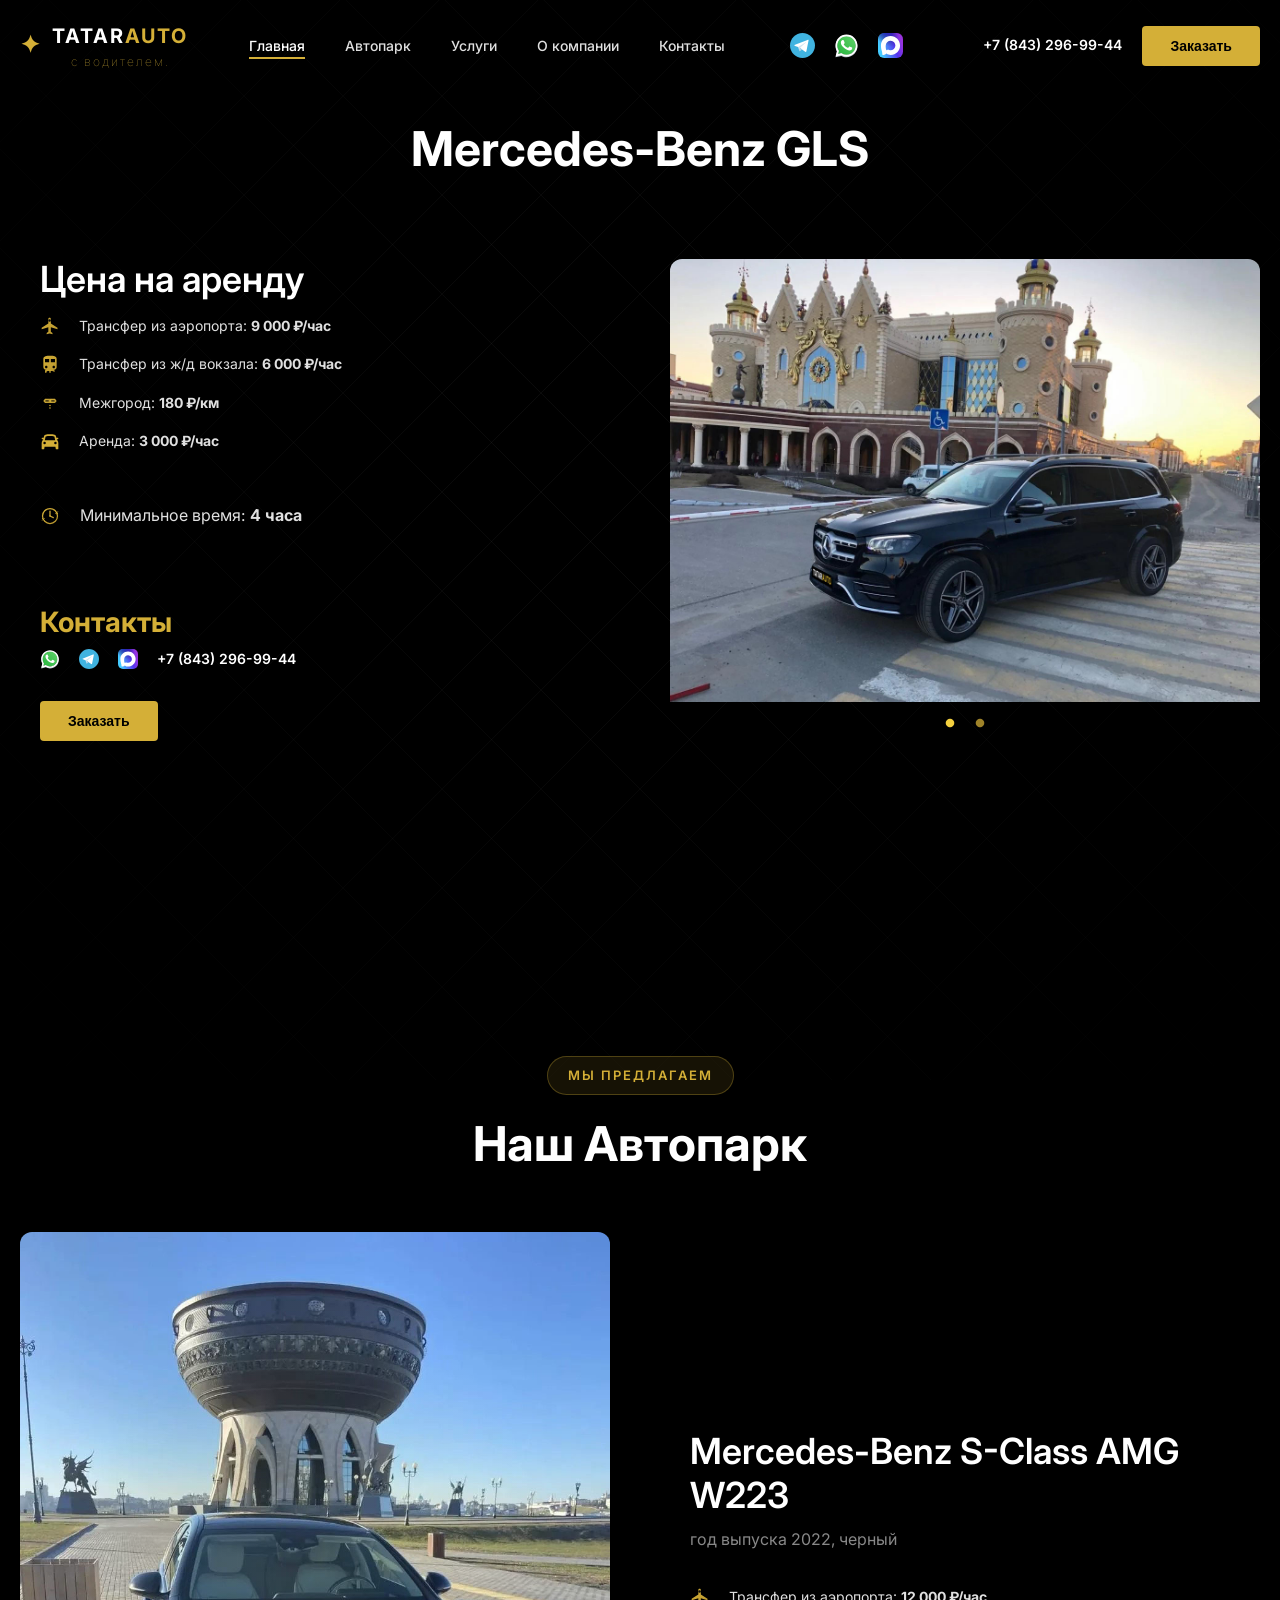
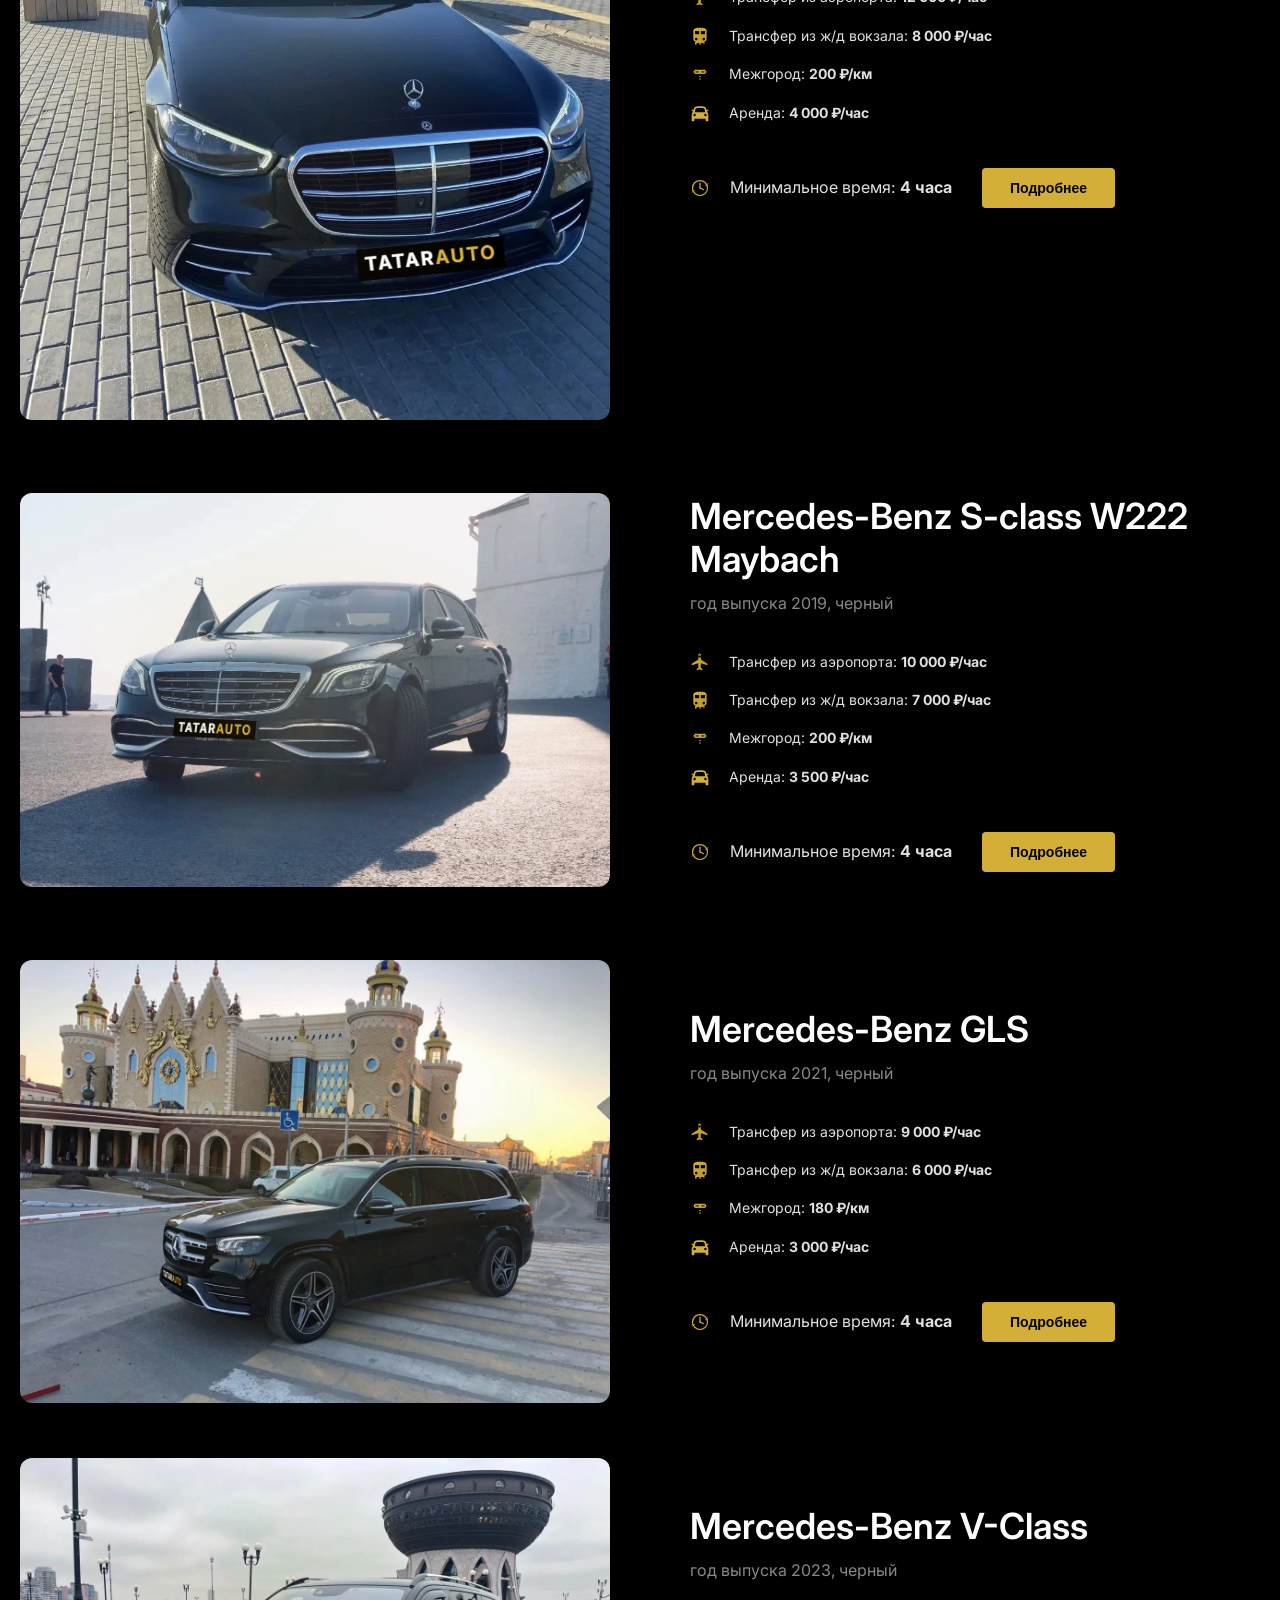
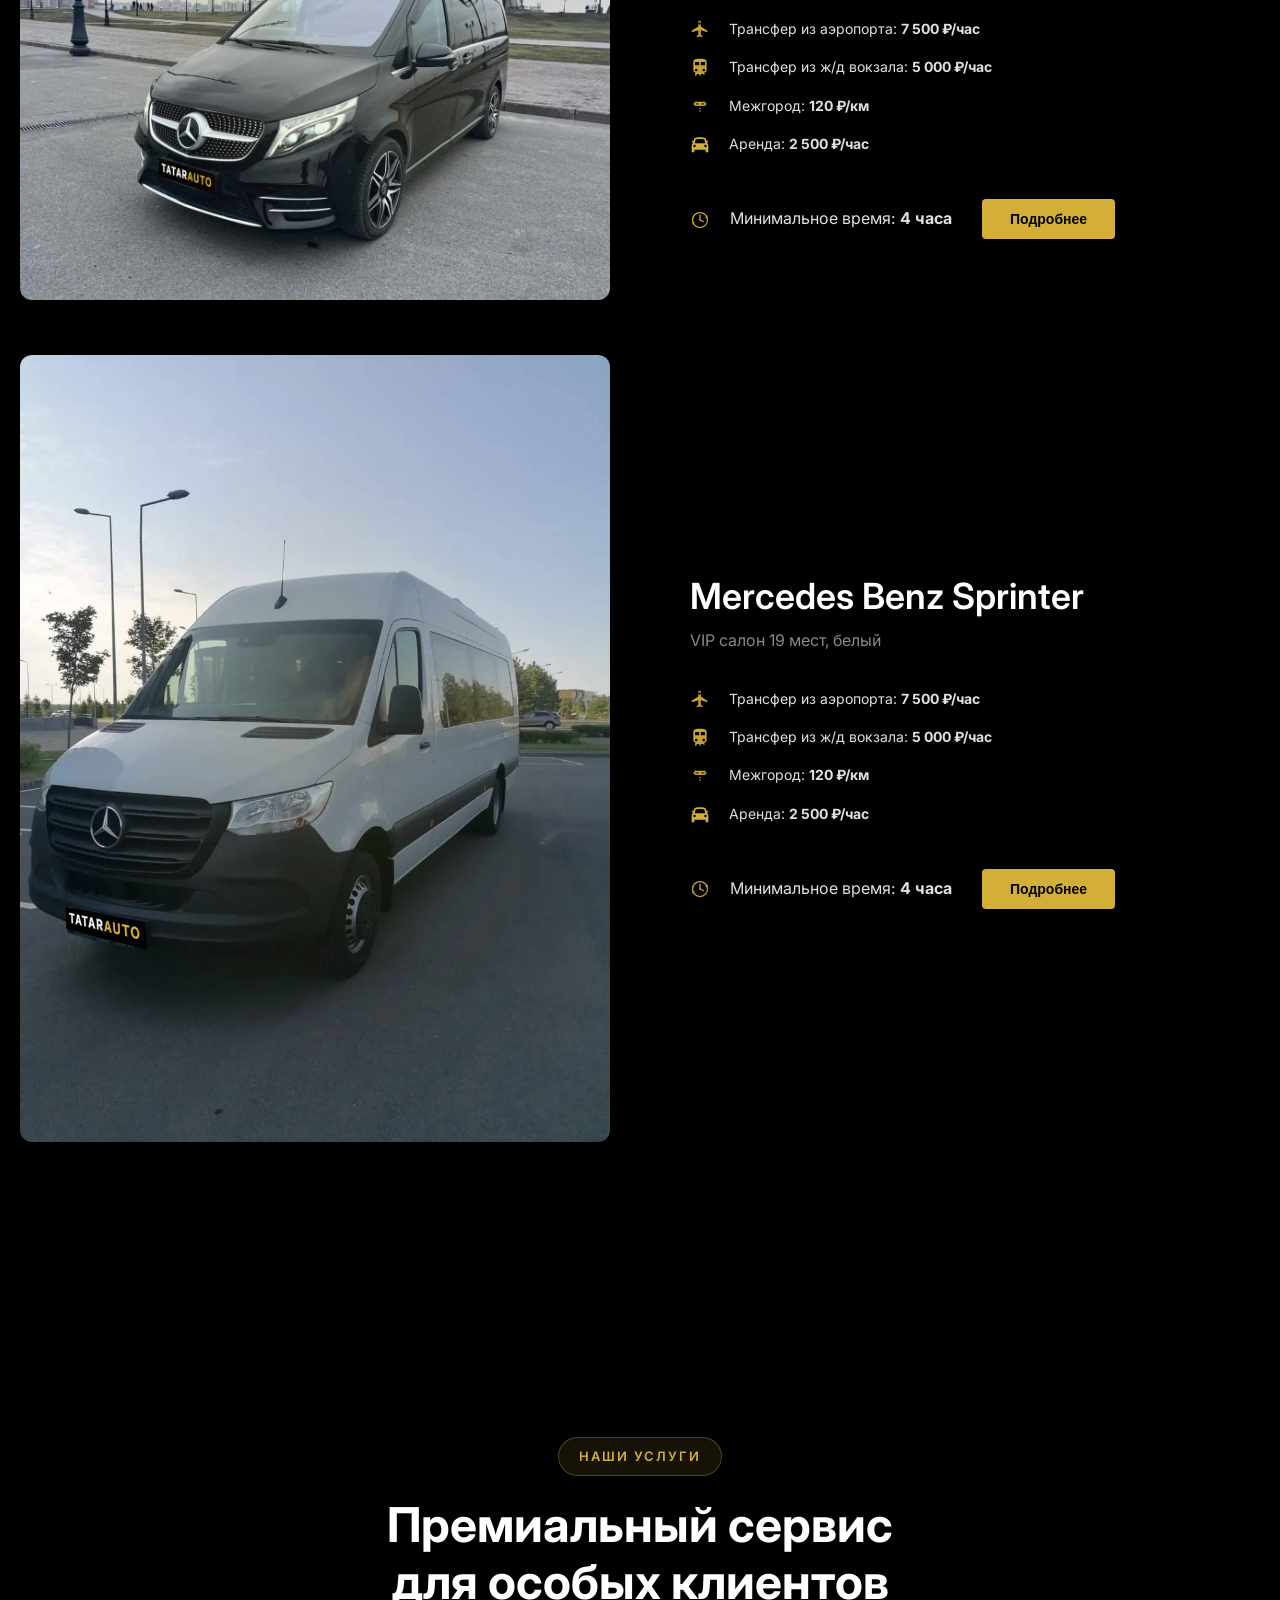
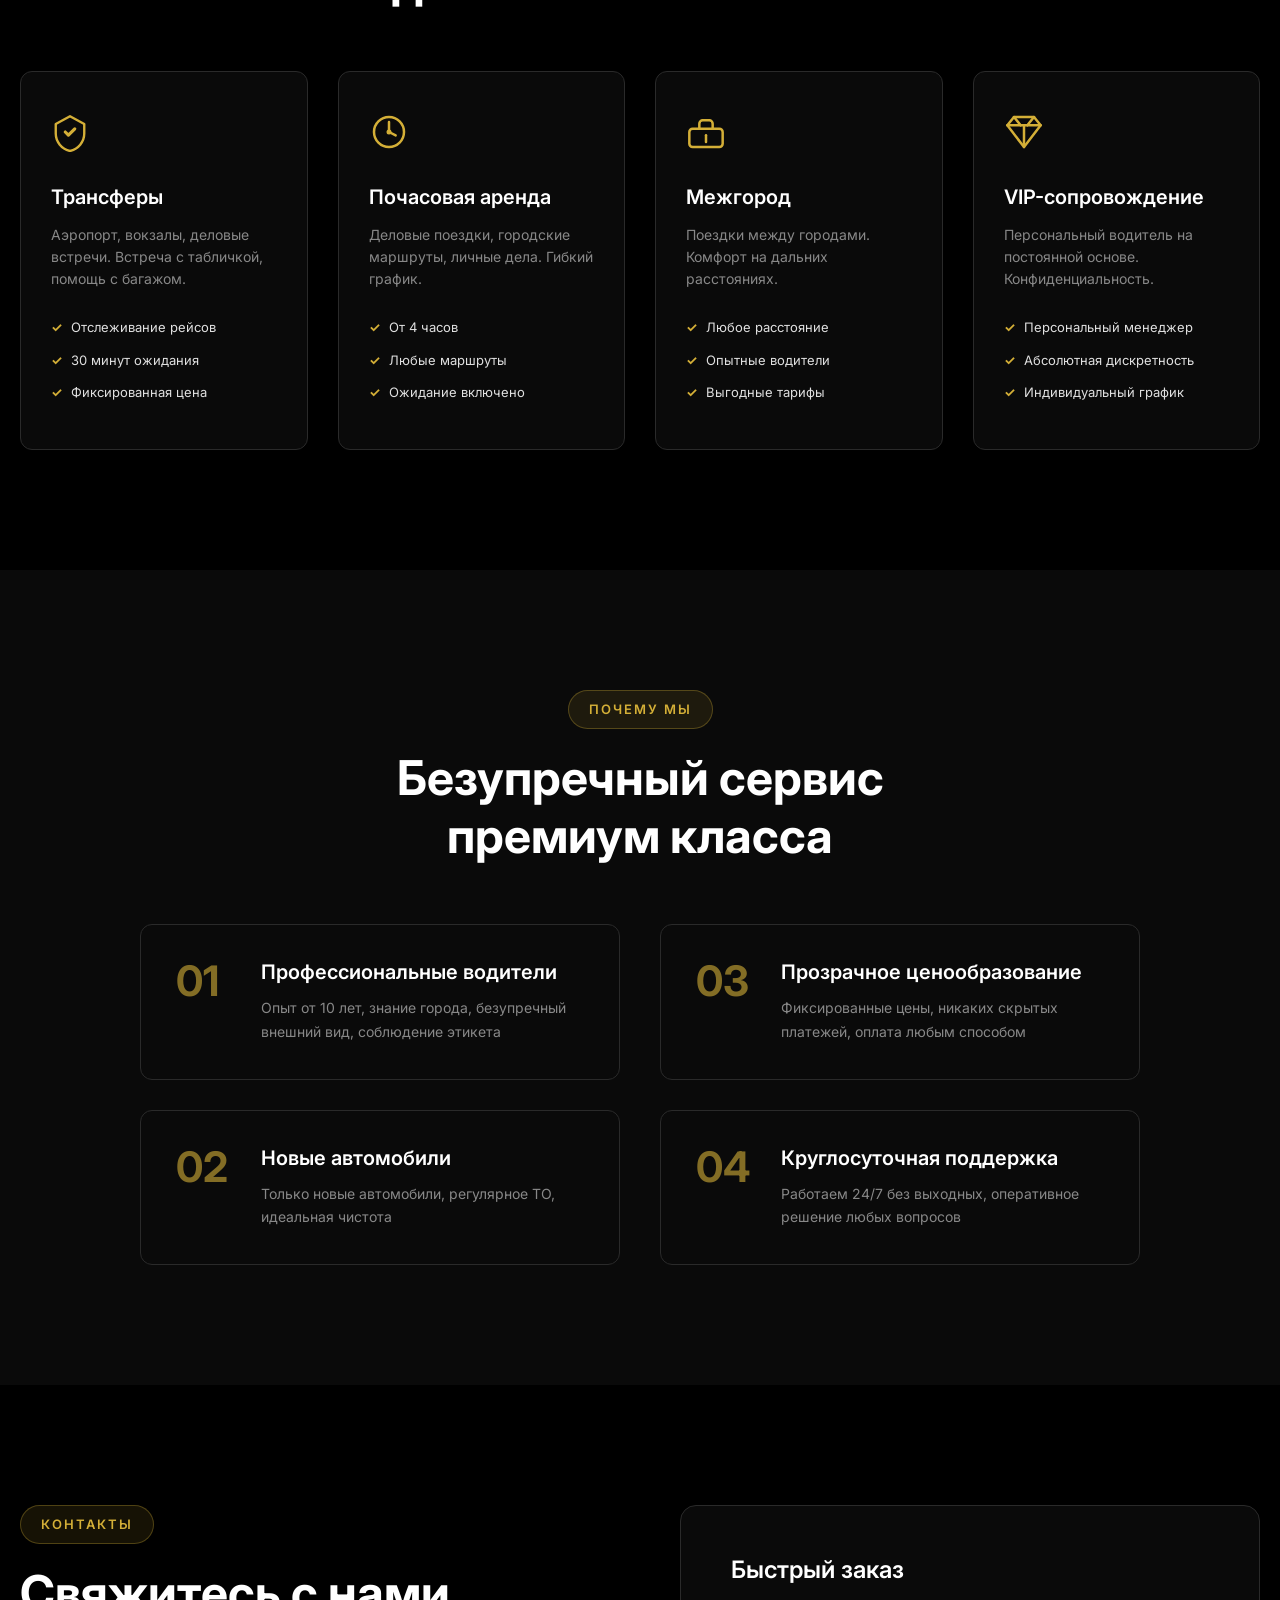
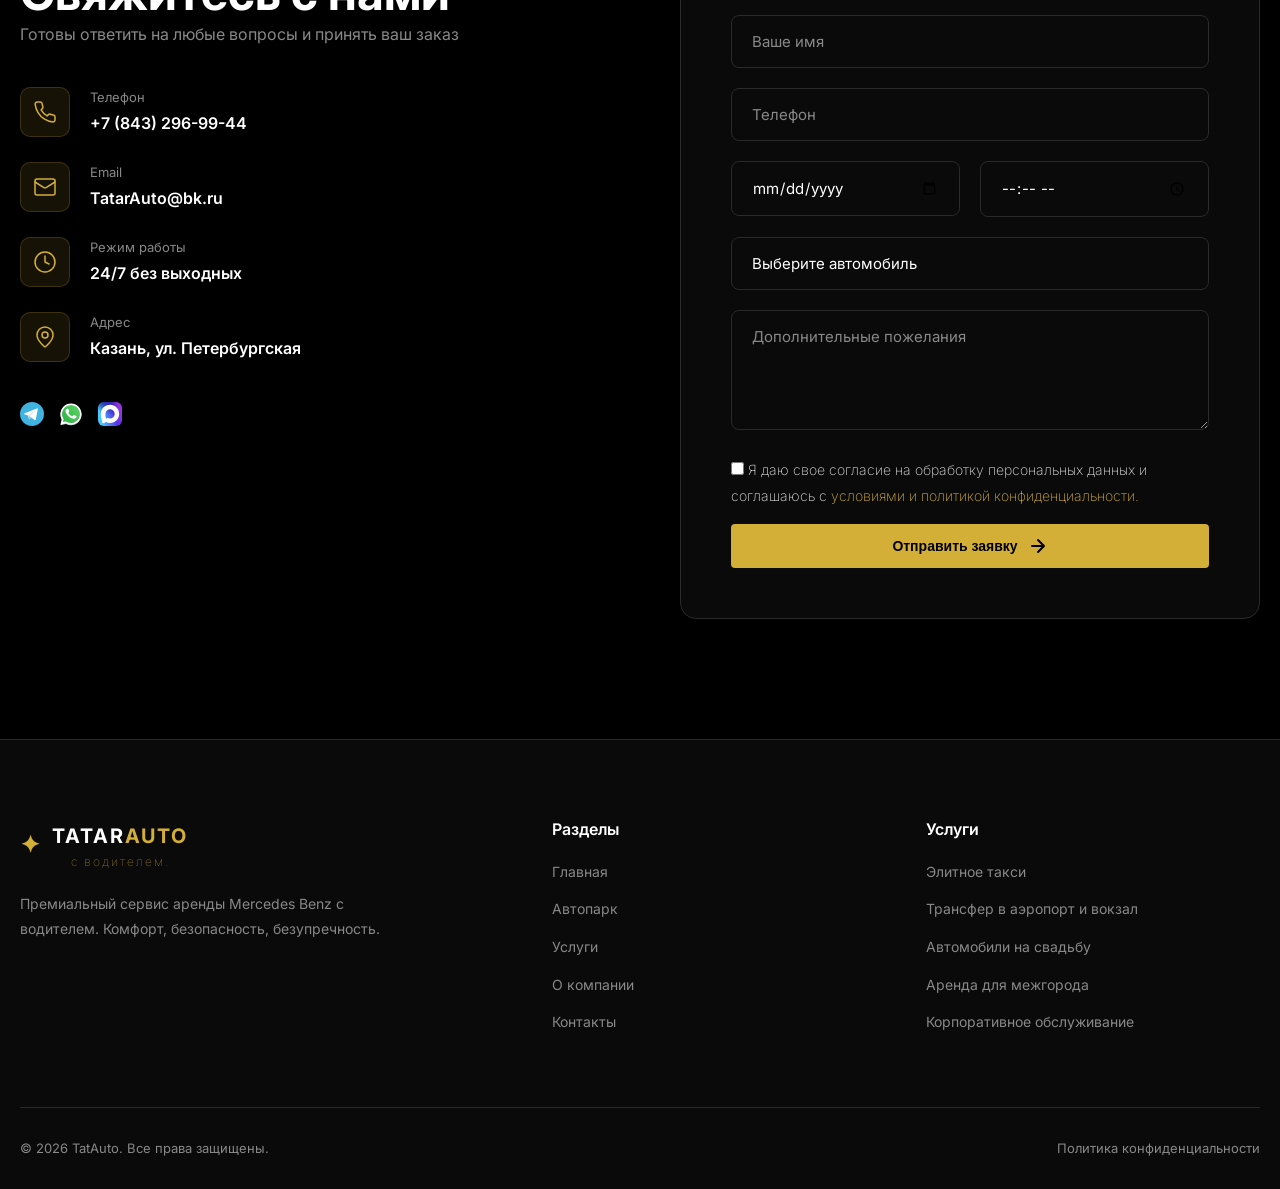
<file: gls.html>
<!DOCTYPE html>
<html lang="ru">

<head>
    <meta charset="UTF-8">
    <meta name="viewport" content="width=device-width, initial-scale=1.0">
    <title>Аренда Mercedes-Benz GLS с водителем в Казани и за пределами города | TatarAuto с водителем</title>
    <link rel="stylesheet" href="style.css?v=0.6">
    <link rel="icon" href="favicon.svg" type="image/svg+xml">
    <link rel="preconnect" href="https://fonts.googleapis.com">
    <link href="https://fonts.googleapis.com/css2?family=Inter:wght@300;400;500;600;700&display=swap" rel="stylesheet">
</head>

<body>
    <div class="bg-pattern"></div>
    <!-- Preloader -->
    <div class="preloader">
        <div class="preloader-logo">
            <svg class="mercedes-logo" viewBox="0 0 100 100">
                <circle cx="50" cy="50" r="48" fill="none" stroke="#D4AF37" stroke-width="1" />
                <path d="M50 15 L50 85 M15 50 L85 50 M25 25 L75 75 M25 75 L75 25" stroke="#D4AF37" stroke-width="2" />
            </svg>
            <div class="preloader-text">TatarAuto</div>
        </div>
    </div>

    <!-- Navigation -->
    <nav class="navbar">
        <div class="container">
            <div class="nav-wrapper">
                <a href="/" class="logo">
                    <span class="logo-icon">✦</span>
                    <span class="logo-text">TATAR<span class="accent">AUTO</span>
                        <span class="logo-text2">с водителем.</span>
                </a>
                <ul class="nav-menu">
                    <li><a href="#home" class="nav-link active">Главная</a></li>
                    <li><a href="#fleet" class="nav-link">Автопарк</a></li>
                    <li><a href="#about" class="nav-link">Услуги</a></li>
                    <li><a href="#advantages" class="nav-link">О компании</a></li>
                    <li><a href="#contact" class="nav-link">Контакты</a></li>
                </ul>
                <div class="header-socials">
                    <!-- Telegram -->
                    <a href="https://t.me/+79872050403" aria-label="Telegram">
                        <img src="image/tg.svg">
                    </a>
                    <!-- WhatsApp -->
                    <a href="https://wa.me/79872050403" aria-label="WhatsApp">
                        <img src="image/wa.svg">
                    </a>
                    <!-- Макс -->
                    <a href="https://max.ru/u/f9LHodD0cOI9r-7Fd5RwrSNzGCXtwhL1mIITdt8Pv_jcfv4HCKtzgHrtu4E" aria-label="Макс">
                        <img src="image/max.svg">
                    </a>
                </div>
                <div class="nav-cta">
                    <a href="tel:+78432969944" class="phone-link">+7 (843) 296-99-44</a>
                    <button class="btn-book modal-trigger">Заказать</button>
                </div>
                <div class="hamburger">
                    <span></span>
                    <span></span>
                    <span></span>
                </div>
            </div>
        </div>
    </nav>
    <!-- Mobile Menu Overlay -->
    <div class="mobile-overlay" id="mobileOverlay"></div>

    <!-- Mobile Menu -->
    <div class="mobile-menu" id="mobileMenu">
        <div class="mobile-header">
            <a href="/" class="logo">
                <span class="logo-icon">✦</span>
                <span class="logo-text">TATAR<span class="accent">AUTO</span>
                    <span class="logo-text2">с водителем.</span>
            </a>
            <button class="mobile-close" aria-label="Закрыть меню">&times;</button>
        </div>

        <ul class="mobile-nav">
            <li><a href="#home" class="nav-link active">Главная</a></li>
            <li><a href="#fleet" class="nav-link">Автопарк</a></li>
            <li><a href="#about" class="nav-link">Услуги</a></li>
            <li><a href="#advantages" class="nav-link">Преимущества</a></li>
            <li><a href="#contact" class="nav-link">Контакты</a></li>
        </ul>

        <div class="mobile-footer">
            <a href="tel:+78432969944" class="phone-link">+7 (843) 296-99-44</a>
            <button class="btn-primary modal-trigger" style="width:100%; justify-content:center;">Заказать авто</button>
        </div>
    </div>

    <section id="home" class="fleet section-padding">
        <div class="container">
            <div class="section-header">
                <h2 class="section-title">Mercedes-Benz GLS</h2>
            </div>
            <div class="fleet-content">
                <div class="fleet-item active" id="s-class">
                    <div class="fleet-info">
                        <h3 class="fleet-title">Цена на аренду</h3>
                        <ul class="fleet-features">
                            <li>
                                <img src="image/aero.svg">
                                Трансфер из аэропорта: <b>9 000 ₽/час</b>
                            </li>
                            <li>
                                <img src="image/zhd.svg">
                                Трансфер из ж/д вокзала: <b>6 000 ₽/час</b>
                            </li>
                            <li>
                                <img src="image/mezh.svg">
                                Межгород: <b>180 ₽/км</b>
                            </li>
                            <li>
                                <img src="image/auto.svg">
                                Аренда: <b>3 000 ₽/час</b>
                            </li>
                        </ul>
                        <div class="fleet-price">
                            <div class="price-block">
                                <span class="price-value"><img src="image/time.svg"></span>
                                <span class="price-label">Минимальное время: </span>
                                <span class="price-currency"><b>4 часа</b></span>
                            </div>
                        </div>
                        <div class="contact-block">
                            <span class="contact-block-value">Контакты</span>
                            <ul class="fleet-features">
                                <li>
                                    <a href="https://wa.me/79872050403" aria-label="WhatsApp">
                                        <img src="image/wa.svg">
                                    </a>
                                    <a href="https://t.me/+79872050403" aria-label="Telegram">
                                        <img src="image/tg.svg">
                                    </a>
                                    <a href="https://max.ru/u/f9LHodD0cOI9r-7Fd5RwrSNzGCXtwhL1mIITdt8Pv_jcfv4HCKtzgHrtu4E" aria-label="Макс">
                                        <img src="image/max.svg">
                                    </a>
                                    <a href="tel:+78432969944" class="phone-link">+7 (843) 296-99-44</a>
                                </li>
                            </ul>
                            <span class="contact-label">

                            </span>
                            <button class="btn-primary modal-trigger">Заказать</button>
                        </div>
                    </div>
                    <div class="fleet-image-wrapper">
                        <div class="fleet-glow"></div>
                        <div class="slideshow">
                            <img src="image/GLS/GLS-1.jpg" alt="Mercedes Benz GLS год выпуска 2021 год, цвет черный">
                            <img src="image/GLS/GLS-2.jpg" alt="Mercedes Benz GLS год выпуска 2021 год, цвет черный">
                        </div>
                    </div>
                </div>
                <!--div class="text-item">
                    <h3 class="text-title text-center">Seo title</h3>
                    <p>Seo text</p>
                </div-->
            </div>
        </div>
    </section>

    <!-- Fleet Section -->
    <section id="fleet" class="fleet section-padding">
        <div class="container">
            <div class="section-header">
                <div class="section-badge">Мы предлагаем</div>
                <h2 class="section-title">Наш Автопарк</h2>
            </div>
            <div class="fleet-content">
                <div class="fleet-item active" id="s-class">
                    <div class="fleet-image-wrapper">
                        <div class="fleet-glow"></div>
                        <img src="image/W223/W223-1.jpg" alt="S-Class">
                    </div>
                    <div class="fleet-info">
                        <h3 class="fleet-title"><a href="w223.html">Mercedes-Benz S-Class AMG W223</a></h3>
                        <p class="fleet-subtitle">год выпуска 2022, черный</p>
                        <ul class="fleet-features">
                            <li>
                                <img src="image/aero.svg">
                                Трансфер из аэропорта: <b>12 000 ₽/час</b>
                            </li>
                            <li>
                                <img src="image/zhd.svg">
                                Трансфер из ж/д вокзала: <b>8 000 ₽/час</b>
                            </li>
                            <li>
                                <img src="image/mezh.svg">
                                Межгород: <b>200 ₽/км</b>
                            </li>
                            <li>
                                <img src="image/auto.svg">
                                Аренда: <b>4 000 ₽/час</b>
                            </li>
                        </ul>
                        <div class="fleet-price">
                            <div class="price-block">
                                <div class="price-value"><img src="image/time.svg"></div>
                                <span class="price-label">Минимальное время: </span>
                                <span class="price-currency"><b>4 часа</b></span>
                            </div>
                            <a href="w223.html"><button class="btn-primary">Подробнее</button></a>
                        </div>
                    </div>
                </div>
                <div class="fleet-item" id="maybach">
                    <div class="fleet-image-wrapper">
                        <div class="fleet-glow"></div>
                        <img src="image/Maybach/Maybach-1.jpg" alt="Mercedes-Benz S-class W222 Maybach">
                    </div>
                    <div class="fleet-info">
                        <h3 class="fleet-title"><a href="maybach.html">Mercedes-Benz S-class W222 Maybach</a></h3>
                        <p class="fleet-subtitle">год выпуска 2019, черный</p>
                        <ul class="fleet-features">
                            <li>
                                <img src="image/aero.svg">
                                Трансфер из аэропорта: <b>10 000 ₽/час</b>
                            </li>
                            <li>
                                <img src="image/zhd.svg">
                                Трансфер из ж/д вокзала: <b>7 000 ₽/час</b>
                            </li>
                            <li>
                                <img src="image/mezh.svg">
                                Межгород: <b>200 ₽/км</b>
                            </li>
                            <li>
                                <img src="image/auto.svg">
                                Аренда: <b>3 500 ₽/час</b>
                            </li>
                        </ul>
                        <div class="fleet-price">
                            <div class="price-block">
                                <div class="price-value"><img src="image/time.svg"></div>
                                <span class="price-label">Минимальное время: </span>
                                <span class="price-currency"><b>4 часа</b></span>
                            </div>
                            <a href="maybach.html"><button class="btn-primary">Подробнее</button></a>
                        </div>
                    </div>
                </div>
                <div class="fleet-item" id="gls">
                    <div class="fleet-image-wrapper">
                        <div class="fleet-glow"></div>
                        <img src="image/GLS/GLS-1.jpg" alt="S-Class">
                    </div>
                    <div class="fleet-info">
                        <h3 class="fleet-title"><a href="gls.html">Mercedes-Benz GLS</a></h3>
                        <p class="fleet-subtitle">год выпуска 2021, черный</p>
                        <ul class="fleet-features">
                            <li>
                                <img src="image/aero.svg">
                                Трансфер из аэропорта: <b>9 000 ₽/час</b>
                            </li>
                            <li>
                                <img src="image/zhd.svg">
                                Трансфер из ж/д вокзала: <b>6 000 ₽/час</b>
                            </li>
                            <li>
                                <img src="image/mezh.svg">
                                Межгород: <b>180 ₽/км</b>
                            </li>
                            <li>
                                <img src="image/auto.svg">
                                Аренда: <b>3 000 ₽/час</b>
                            </li>
                        </ul>
                        <div class="fleet-price">
                            <div class="price-block">
                                <div class="price-value"><img src="image/time.svg"></div>
                                <span class="price-label">Минимальное время: </span>
                                <span class="price-currency"><b>4 часа</b></span>
                            </div>
                            <a href="gls.html"><button class="btn-primary">Подробнее</button></a>
                        </div>
                    </div>
                </div>
                <div class="fleet-item" id="v-class">
                    <div class="fleet-image-wrapper">
                        <div class="fleet-glow"></div>
                        <img src="image/V/V-1.jpg" alt="S-Class">
                    </div>
                    <div class="fleet-info">
                        <h3 class="fleet-title"><a href="v.html">Mercedes-Benz V-Class</a></h3>
                        <p class="fleet-subtitle">год выпуска 2023, черный</p>
                        <ul class="fleet-features">
                            <li>
                                <img src="image/aero.svg">
                                Трансфер из аэропорта: <b>7 500 ₽/час</b>
                            </li>
                            <li>
                                <img src="image/zhd.svg">
                                Трансфер из ж/д вокзала: <b>5 000 ₽/час</b>
                            </li>
                            <li>
                                <img src="image/mezh.svg">
                                Межгород: <b>120 ₽/км</b>
                            <li>
                                <img src="image/auto.svg">
                                Аренда: <b>2 500 ₽/час</b>
                            </li>
                        </ul>
                        <div class="fleet-price">
                            <div class="price-block">
                                <div class="price-value"><img src="image/time.svg"></div>
                                <span class="price-label">Минимальное время: </span>
                                <span class="price-currency"><b>4 часа</b></span>
                            </div>
                            <a href="v.html"><button class="btn-primary">Подробнее</button></a>
                        </div>
                    </div>
                </div>
                <div class="fleet-item" id="sprinter">
                    <div class="fleet-image-wrapper">
                        <div class="fleet-glow"></div>
                        <img src="image/Sprinter/Sprinter-1.jpg" alt="Mercedes Benz Sprinter">
                    </div>
                    <div class="fleet-info">
                        <h3 class="fleet-title"><a href="sprinter.html">Mercedes Benz Sprinter</a></h3>
                        <p class="fleet-subtitle">VIP салон 19 мест, белый</p>
                        <ul class="fleet-features">
                            <li>
                                <img src="image/aero.svg">
                                Трансфер из аэропорта: <b>7 500 ₽/час</b>
                            </li>
                            <li>
                                <img src="image/zhd.svg">
                                Трансфер из ж/д вокзала: <b>5 000 ₽/час</b>
                            </li>
                            <li>
                                <img src="image/mezh.svg">
                                Межгород: <b>120 ₽/км</b>
                            </li>
                            <li>
                                <img src="image/auto.svg">
                                Аренда: <b>2 500 ₽/час</b>
                            </li>
                        </ul>
                        <div class="fleet-price">
                            <div class="price-block">
                                <div class="price-value"><img src="image/time.svg"></div>
                                <span class="price-label">Минимальное время: </span>
                                <span class="price-currency"><b>4 часа</b></span>
                            </div>
                            <a href="sprinter.html"><button class="btn-primary">Подробнее</button></a>
                        </div>
                    </div>
                </div>
            </div>
        </div>
    </section>

    <!-- About Section -->
    <section id="about" class="about section-padding">
        <div class="container">
            <div class="section-header">
                <div class="section-badge">Наши услуги</div>
                <h2 class="section-title">Премиальный сервис<br>для особых клиентов</h2>
            </div>
            <div class="services-grid">
                <div class="service-card reveal">
                    <div class="service-icon">
                        <svg xmlns="http://www.w3.org/2000/svg" width="38" height="40" viewBox="0 0 24 24" fill="none" stroke="#D4AF37" stroke-width="1.5" stroke-linecap="round" stroke-linejoin="round">
                            <path d="M12 2L3 7v6c0 5.25 3.75 9.75 9 11 5.25-1.25 9-5.75 9-11V7l-9-5z"></path>
                            <path d="M9 12l2 2 4-4" stroke-width="2"></path>
                        </svg>
                    </div>
                    <h3 class="service-title">Трансферы</h3>
                    <p class="service-desc">Аэропорт, вокзалы, деловые встречи. Встреча с табличкой, помощь с багажом.</p>
                    <ul class="service-features">
                        <li>Отслеживание рейсов</li>
                        <li>30 минут ожидания</li>
                        <li>Фиксированная цена</li>
                    </ul>
                </div>
                <div class="service-card reveal">
                    <div class="service-icon">
                        <svg xmlns="http://www.w3.org/2000/svg" width="40" height="40" viewBox="0 0 24 24" fill="none" stroke="#D4AF37" stroke-width="1.5" stroke-linecap="round" stroke-linejoin="round">
                            <circle cx="12" cy="12" r="9"></circle>
                            <polyline points="12 6 12 12 16 14"></polyline>
                            <circle cx="12" cy="12" r="1.5" fill="#D4AF37" stroke="none"></circle>
                        </svg>
                    </div>
                    <h3 class="service-title">Почасовая аренда</h3>
                    <p class="service-desc">Деловые поездки, городские маршруты, личные дела. Гибкий график.</p>
                    <ul class="service-features">
                        <li>От 4 часов</li>
                        <li>Любые маршруты</li>
                        <li>Ожидание включено</li>
                    </ul>
                </div>
                <div class="service-card reveal">
                    <div class="service-icon">
                        <svg xmlns="http://www.w3.org/2000/svg" width="40" height="40" viewBox="0 0 24 24" fill="none" stroke="#D4AF37" stroke-width="1.5" stroke-linecap="round" stroke-linejoin="round">
                            <rect x="2" y="10" width="20" height="11" rx="2"></rect>
                            <path d="M8 10V7a2 2 0 0 1 2-2h4a2 2 0 0 1 2 2v3"></path>
                            <line x1="12" y1="14" x2="12" y2="18"></line>
                        </svg>
                    </div>
                    <h3 class="service-title">Межгород</h3>
                    <p class="service-desc">Поездки между городами. Комфорт на дальних расстояниях.</p>
                    <ul class="service-features">
                        <li>Любое расстояние</li>
                        <li>Опытные водители</li>
                        <li>Выгодные тарифы</li>
                    </ul>
                </div>
                <div class="service-card reveal">
                    <div class="service-icon">
                        <svg xmlns="http://www.w3.org/2000/svg" width="40" height="40" viewBox="0 0 24 24" fill="none" stroke="#D4AF37" stroke-width="1.5" stroke-linecap="round" stroke-linejoin="round">
                            <path d="M6 3h12l4 5-10 13L2 8l4-5z"></path>
                            <line x1="2" y1="8" x2="22" y2="8"></line>
                            <line x1="12" y1="21" x2="12" y2="8"></line>
                            <line x1="6" y1="3" x2="10" y2="8"></line>
                            <line x1="18" y1="3" x2="14" y2="8"></line>
                        </svg>
                    </div>
                    <h3 class="service-title">VIP-сопровождение</h3>
                    <p class="service-desc">Персональный водитель на постоянной основе. Конфиденциальность.</p>
                    <ul class="service-features">
                        <li>Персональный менеджер</li>
                        <li>Абсолютная дискретность</li>
                        <li>Индивидуальный график</li>
                    </ul>
                </div>
            </div>
        </div>
    </section>

    <!-- Advantages Section -->
    <section id="advantages" class="advantages section-padding">
        <div class="container">
            <div class="section-header">
                <div class="section-badge">Почему мы</div>
                <h2 class="section-title">Безупречный сервис<br>премиум класса</h2>
            </div>
            <div class="advantages-grid">
                <div class="advantages-column">
                    <div class="advantage-item reveal">
                        <div class="advantage-number">01</div>
                        <div class="advantage-text">
                            <h4>Профессиональные водители</h4>
                            <p>Опыт от 10 лет, знание города, безупречный внешний вид, соблюдение этикета</p>
                        </div>
                    </div>
                    <div class="advantage-item reveal">
                        <div class="advantage-number">02</div>
                        <div class="advantage-text">
                            <h4>Новые автомобили</h4>
                            <p>Только новые автомобили, регулярное ТО, идеальная чистота</p>
                        </div>
                    </div>
                </div>
                <div class="advantages-column">
                    <div class="advantage-item reveal">
                        <div class="advantage-number">03</div>
                        <div class="advantage-text">
                            <h4>Прозрачное ценообразование</h4>
                            <p>Фиксированные цены, никаких скрытых платежей, оплата любым способом</p>
                        </div>
                    </div>
                    <div class="advantage-item reveal">
                        <div class="advantage-number">04</div>
                        <div class="advantage-text">
                            <h4>Круглосуточная поддержка</h4>
                            <p>Работаем 24/7 без выходных, оперативное решение любых вопросов</p>
                        </div>
                    </div>
                </div>
            </div>
        </div>
    </section>

    <!-- Contact Section -->
    <section id="contact" class="contact section-padding">
        <div class="container">
            <div class="contact-wrapper">
                <div class="contact-info">
                    <div class="section-badge">Контакты</div>
                    <h2 class="section-title">Свяжитесь с нами</h2>
                    <p class="contact-desc">Готовы ответить на любые вопросы и принять ваш заказ</p>

                    <div class="contact-items">
                        <div class="contact-item">
                            <div class="contact-icon">
                                <!-- Phone -->
                                <svg viewBox="0 0 24 24" fill="none" stroke="currentColor" stroke-width="1.5" stroke-linecap="round" stroke-linejoin="round">
                                    <path d="M22 16.92v3a2 2 0 0 1-2.18 2 19.79 19.79 0 0 1-8.63-3.07 19.5 19.5 0 0 1-6-6 19.79 19.79 0 0 1-3.07-8.67A2 2 0 0 1 4.11 2h3a2 2 0 0 1 2 1.72 12.84 12.84 0 0 0 .7 2.81 2 2 0 0 1-.45 2.11L8.09 9.91a16 16 0 0 0 6 6l1.27-1.27a2 2 0 0 1 2.11-.45 12.84 12.84 0 0 0 2.81.7A2 2 0 0 1 22 16.92z" />
                                </svg>
                            </div>
                            <div class="contact-details">
                                <span class="contact-label">Телефон</span>
                                <a href="tel:+78432969944" class="contact-value">+7 (843) 296-99-44</a>
                            </div>
                        </div>

                        <div class="contact-item">
                            <div class="contact-icon">
                                <!-- Email -->
                                <svg viewBox="0 0 24 24" fill="none" stroke="currentColor" stroke-width="1.5" stroke-linecap="round" stroke-linejoin="round">
                                    <rect x="2" y="4" width="20" height="16" rx="2" />
                                    <path d="m22 7-8.97 5.7a1.94 1.94 0 0 1-2.06 0L2 7" />
                                </svg>
                            </div>
                            <div class="contact-details">
                                <span class="contact-label">Email</span>
                                <a href="mailto:TatarAuto@bk.ru" class="contact-value">TatarAuto@bk.ru</a>
                            </div>
                        </div>

                        <div class="contact-item">
                            <div class="contact-icon">
                                <!-- Clock -->
                                <svg viewBox="0 0 24 24" fill="none" stroke="currentColor" stroke-width="1.5" stroke-linecap="round" stroke-linejoin="round">
                                    <circle cx="12" cy="12" r="10" />
                                    <polyline points="12 6 12 12 16 14" />
                                </svg>
                            </div>
                            <div class="contact-details">
                                <span class="contact-label">Режим работы</span>
                                <span class="contact-value">24/7 без выходных</span>
                            </div>
                        </div>

                        <div class="contact-item">
                            <div class="contact-icon">
                                <!-- Map Pin -->
                                <svg viewBox="0 0 24 24" fill="none" stroke="currentColor" stroke-width="1.5" stroke-linecap="round" stroke-linejoin="round">
                                    <path d="M20 10c0 6-8 12-8 12s-8-6-8-12a8 8 0 0 1 16 0Z" />
                                    <circle cx="12" cy="10" r="3" />
                                </svg>
                            </div>
                            <div class="contact-details">
                                <span class="contact-label">Адрес</span>
                                <span class="contact-value">Казань, ул. Петербургская</span>
                            </div>
                        </div>
                    </div>
                    <div class="social-links">
                        <!-- Telegram -->
                        <a href="https://t.me/+79872050403" aria-label="Telegram">
                            <img src="image/tg.svg">
                        </a>
                        <!-- WhatsApp -->
                        <a href="https://wa.me/79872050403" aria-label="WhatsApp">
                            <img src="image/wa.svg">
                        </a>
                        <!-- Макс -->
                        <a href="https://max.ru/u/f9LHodD0cOI9r-7Fd5RwrSNzGCXtwhL1mIITdt8Pv_jcfv4HCKtzgHrtu4E" aria-label="Макс">
                            <img src="image/max.svg">
                        </a>
                    </div>
                </div>

                <div class="contact-form-wrapper">
                    <form class="contact-form" id="bookingForm">
                        <h3 class="form-title">Быстрый заказ</h3>
                        <div class="form-group">
                            <input type="text" class="form-input" name="name" placeholder="Ваше имя" required>
                        </div>
                        <div class="form-group">
                            <input type="tel" class="form-input" name="phone" placeholder="Телефон" required>
                        </div>
                        <div class="form-row">
                            <div class="form-group">
                                <input type="date" name="date" class="form-input" required>
                            </div>
                            <div class="form-group">
                                <input type="time" name="time" class="form-input" required>
                            </div>
                        </div>
                        <div class="form-group">
                            <select name="car" class="form-input" required>
                                <option value="">Выберите автомобиль</option>
                                <option value="W223">S-class AMG W223</option>
                                <option value="Maybach">S-class W222 Maybach</option>
                                <option value="GLS">GLS</option>
                                <option value="W222">S-class AMG W222</option>
                                <option value="V-Class">V-Class</option>
                                <option value="Sprinter">Sprinter</option>
                            </select>
                        </div>
                        <div class="form-group">
                            <textarea name="message" class="form-input" rows="4" placeholder="Дополнительные пожелания"></textarea>
                        </div>
                        <label class="form-label">
                            <input type="checkbox" class="checkbox-input" required>
                            <span>Я даю свое согласие на обработку персональных данных и соглашаюсь с
                                <a href="/privacy-policy.html" target="_blank">условиями и политикой конфиденциальности.</a>
                            </span>
                        </label>
                        <button type="submit" class="btn-primary btn-full">
                            <span>Отправить заявку</span>
                            <svg width="20" height="20" viewBox="0 0 20 20" fill="none">
                                <path d="M4 10H16M16 10L10 4M16 10L10 16" stroke="currentColor" stroke-width="2" stroke-linecap="round" stroke-linejoin="round" />
                            </svg>
                        </button>
                    </form>
                </div>
            </div>
        </div>
    </section>

    <!-- Footer -->
    <footer class="footer">
        <div class="container">
            <div class="footer-wrapper">
                <div class="footer-brand">
                    <a href="#" class="logo">
                        <span class="logo-icon">✦</span>
                        <span class="logo-text">TATAR<span class="accent">AUTO</span>
                            <span class="logo-text2">с водителем.</span>
                    </a>
                    <p class="footer-desc">Премиальный сервис аренды Mercedes Benz с водителем. Комфорт, безопасность, безупречность.</p>
                </div>
                <div class="footer-links">
                    <div class="footer-column">
                        <h4>Разделы</h4>
                        <ul>
                            <li><a href="#home">Главная</a></li>
                            <li><a href="#fleet">Автопарк</a></li>
                            <li><a href="#about">Услуги</a></li>
                            <li><a href="#advantages">О компании</a></li>
                            <li><a href="#contact">Контакты</a></li>
                        </ul>
                    </div>
                    <div class="footer-column">
                        <h4>Услуги</h4>
                        <ul>
                            <li><a href="#">Элитное такси</a></li>
                            <li><a href="#">Трансфер в аэропорт и вокзал</a></li>
                            <li><a href="#">Автомобили на свадьбу</a></li>
                            <li><a href="#">Аренда для межгорода</a></li>
                            <li><a href="#">Корпоративное обслуживание</a></li>
                        </ul>
                    </div>
                </div>
            </div>
            <div class="footer-bottom">
                <p>&copy; 2026 TatAuto. Все права защищены.</p>
                <div class="footer-legal">
                    <a href="/privacy-policy.html">Политика конфиденциальности</a>
                </div>
            </div>
        </div>
    </footer>

    <!-- Modal -->
    <div class="modal" id="bookingModal">
        <div class="modal-overlay"></div>
        <div class="modal-content">
            <button class="modal-close">&times;</button>
            <div class="modal-body">
                <form class="contact-form" id="bookingForm">
                    <h3 class="form-title">Заказать автомобиль</h3>
                    <p>Оставьте ваши контакты, и мы свяжемся с вами в ближайшее время</p>
                    <div class="form-group">
                        <input type="text" class="form-input" name="name" placeholder="Ваше имя" required>
                    </div>
                    <div class="form-group">
                        <input type="tel" class="form-input" name="phone" placeholder="Телефон" required>
                    </div>
                    <div class="form-row">
                        <div class="form-group">
                            <input type="date" name="date" class="form-input" required>
                        </div>
                        <div class="form-group">
                            <input type="time" name="time" class="form-input" required>
                        </div>
                    </div>
                    <div class="form-group">
                        <select name="car" class="form-input" required>
                            <option value="">Выберите автомобиль</option>
                            <option value="W223">S-class AMG W223</option>
                            <option value="Maybach">S-class W222 Maybach</option>
                            <option value="GLS">GLS</option>
                            <option value="W222">S-class AMG W222</option>
                            <option value="V-Class">V-Class</option>
                            <option value="Sprinter">Sprinter</option>
                        </select>
                    </div>
                    <div class="form-group">
                        <textarea name="message" class="form-input" rows="4" placeholder="Дополнительные пожелания"></textarea>
                    </div>
                    <label class="form-label">
                        <input type="checkbox" class="checkbox-input" required>
                        <span>Я даю свое согласие на обработку персональных данных и соглашаюсь с
                            <a href="/privacy-policy.html" target="_blank">условиями и политикой конфиденциальности.</a>
                        </span>
                    </label>
                    <button type="submit" class="btn-primary btn-full">
                        <span>Отправить заявку</span>
                        <svg width="20" height="20" viewBox="0 0 20 20" fill="none">
                            <path d="M4 10H16M16 10L10 4M16 10L10 16" stroke="currentColor" stroke-width="2" stroke-linecap="round" stroke-linejoin="round" />
                        </svg>
                    </button>
                </form>
            </div>
        </div>
    </div>

    <script src="https://code.jquery.com/jquery-3.7.1.min.js"></script>
    <script src="script.js?v=0.6"></script>
    <link rel="stylesheet" type="text/css" href="/css/slick.css" />
    <link rel="stylesheet" href="/css/slick-theme.css">
    <script src="https://cdnjs.cloudflare.com/ajax/libs/jquery/2.2.1/jquery.min.js"></script>
    <script src="/js/slick.min.js"></script>
    <script type="text/javascript">
        $(document).ready(function () {
            $(".slideshow").slick({
                infinite: true,
                speed: 300,
                fade: false,
                slidesToShow: 1,
                slidesToScroll: 1,
                swipe: true,
                draggable: true,
                arrows: false,
                dots: true,
                adaptiveHeight: true,
            });
        });
    </script>
</body>

</html>
</file>
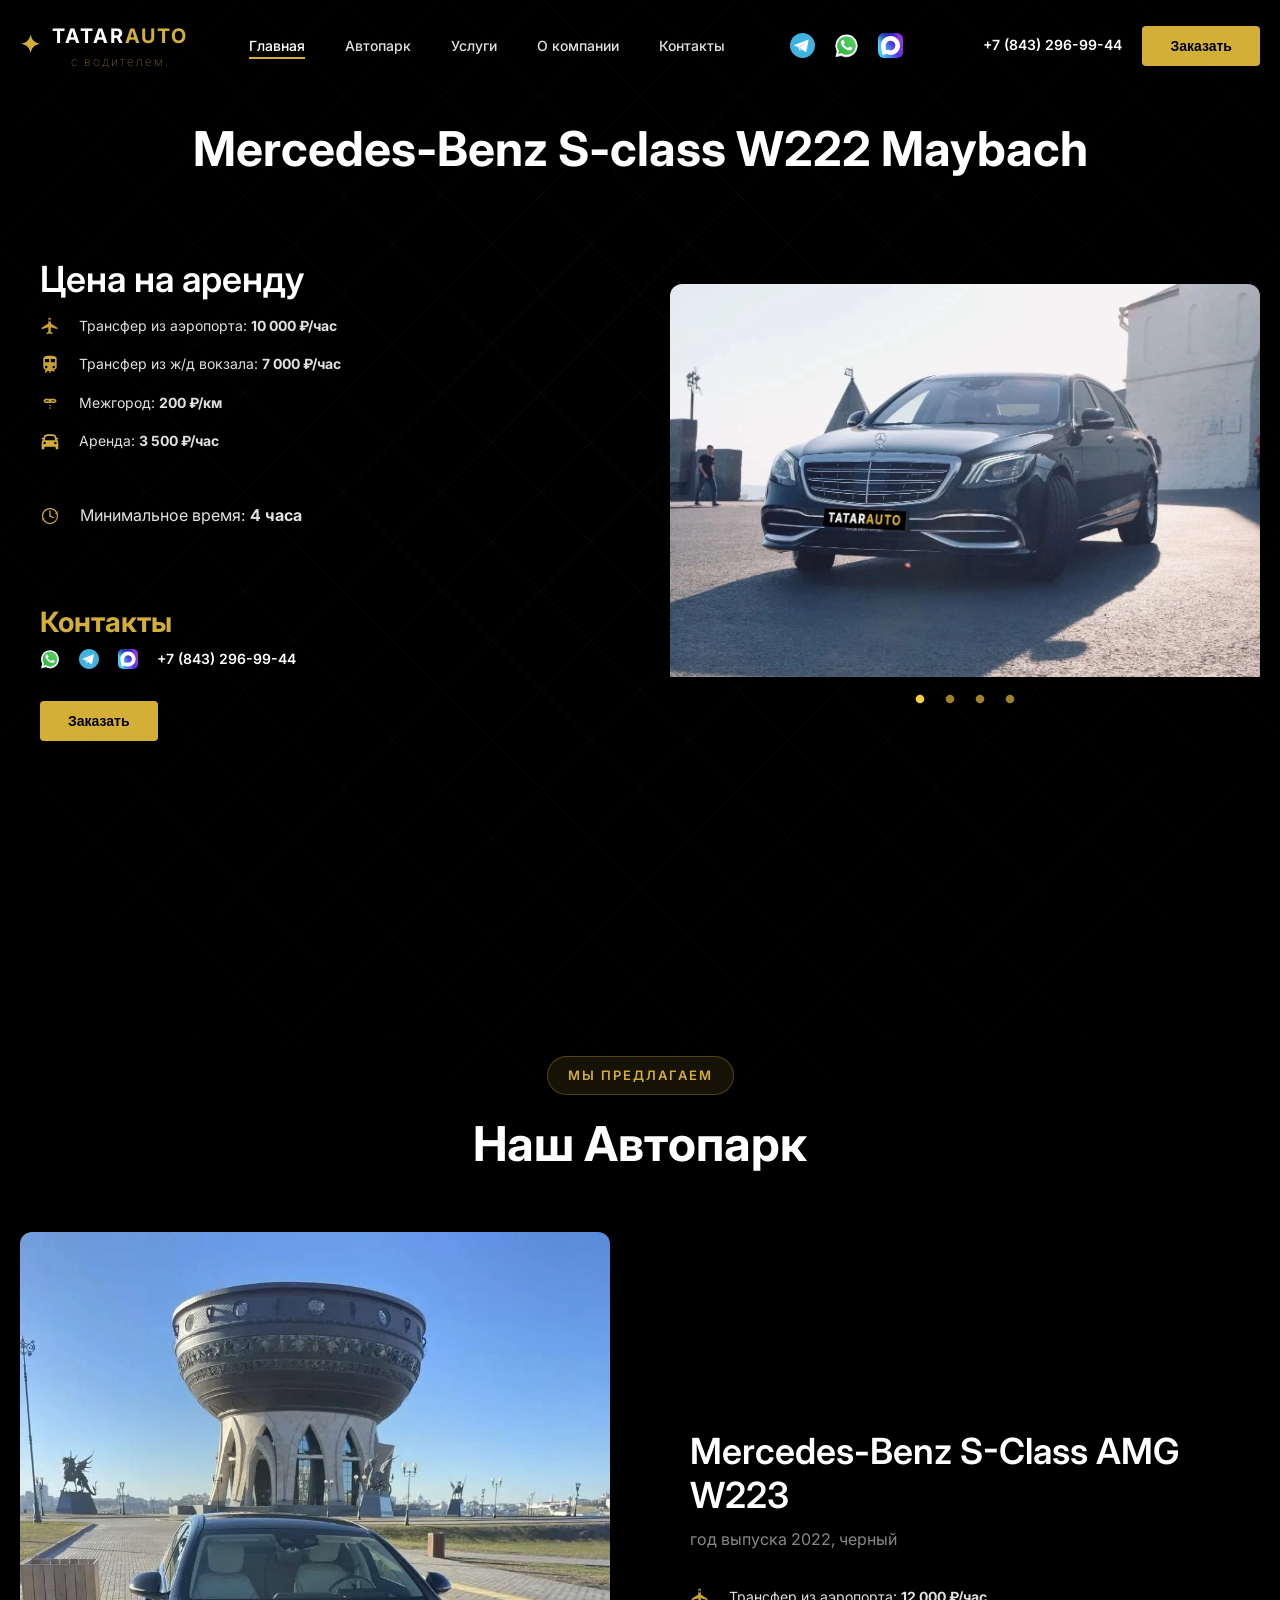
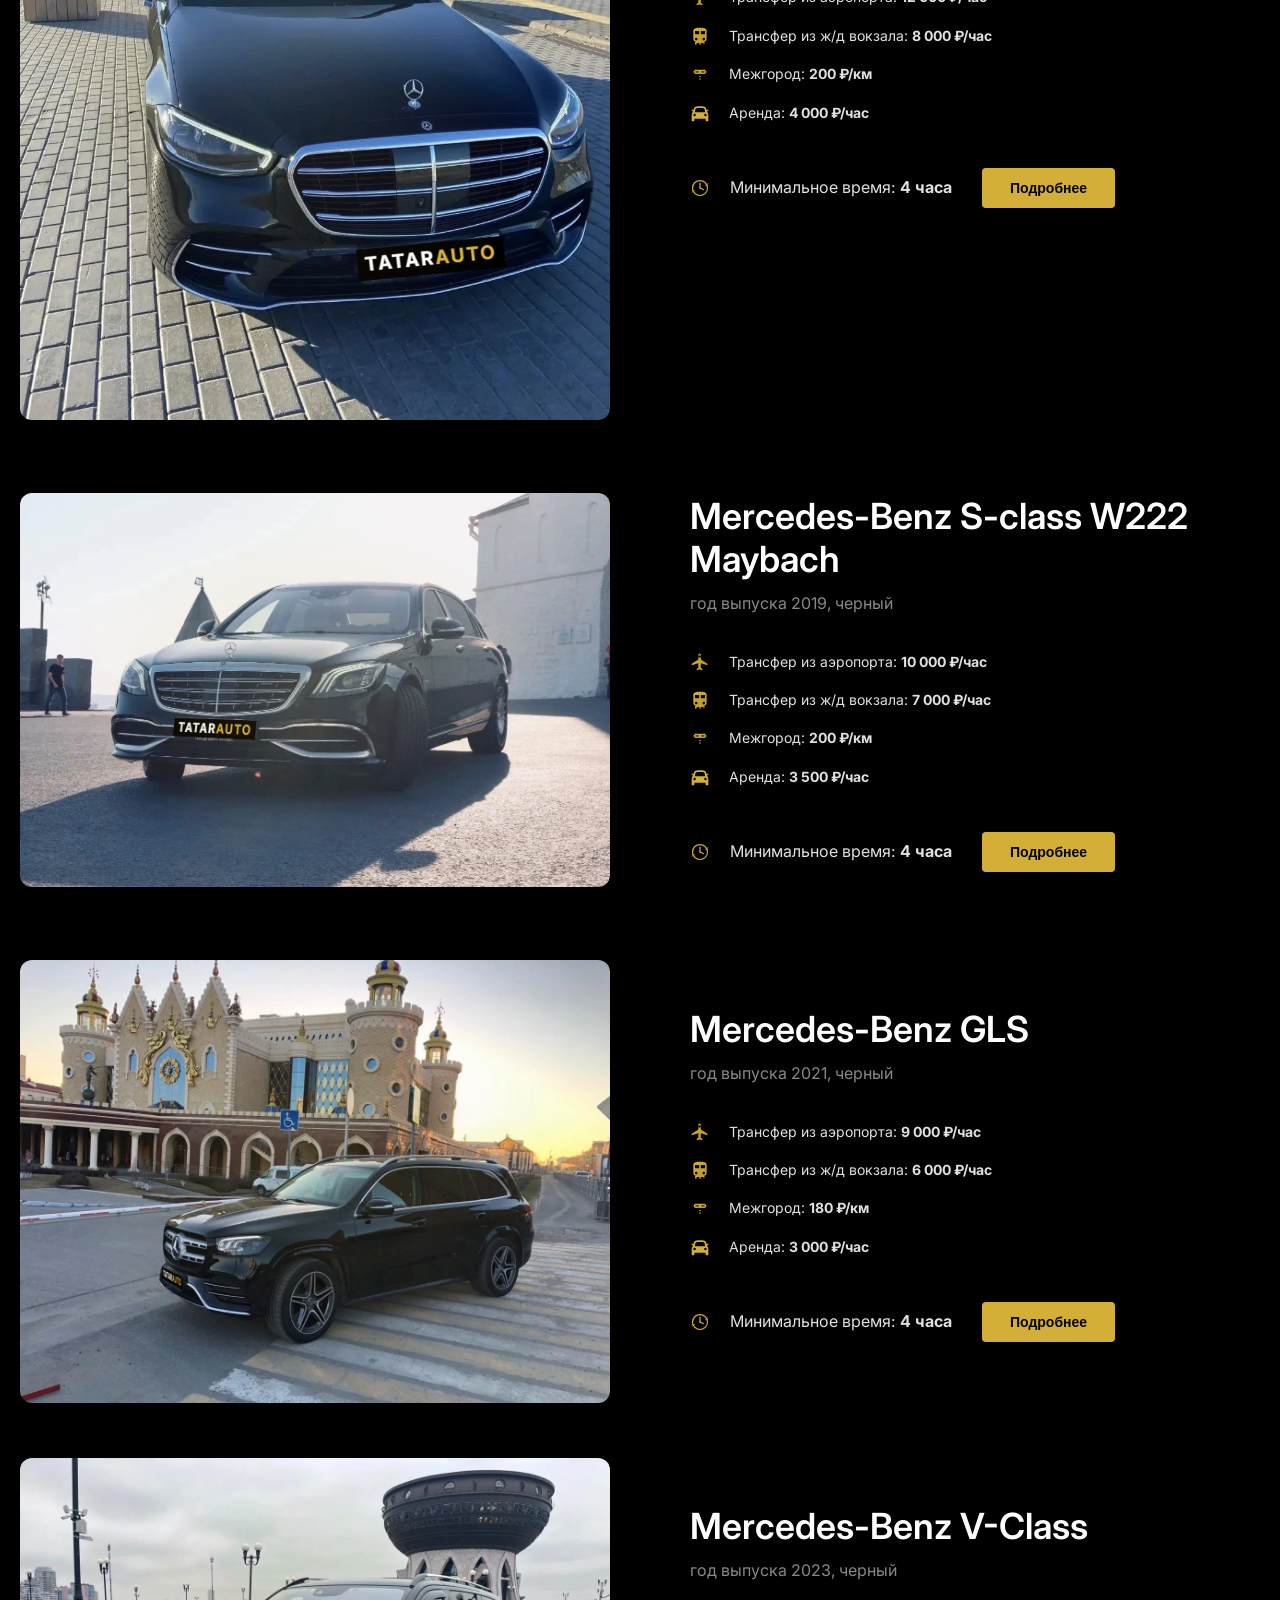
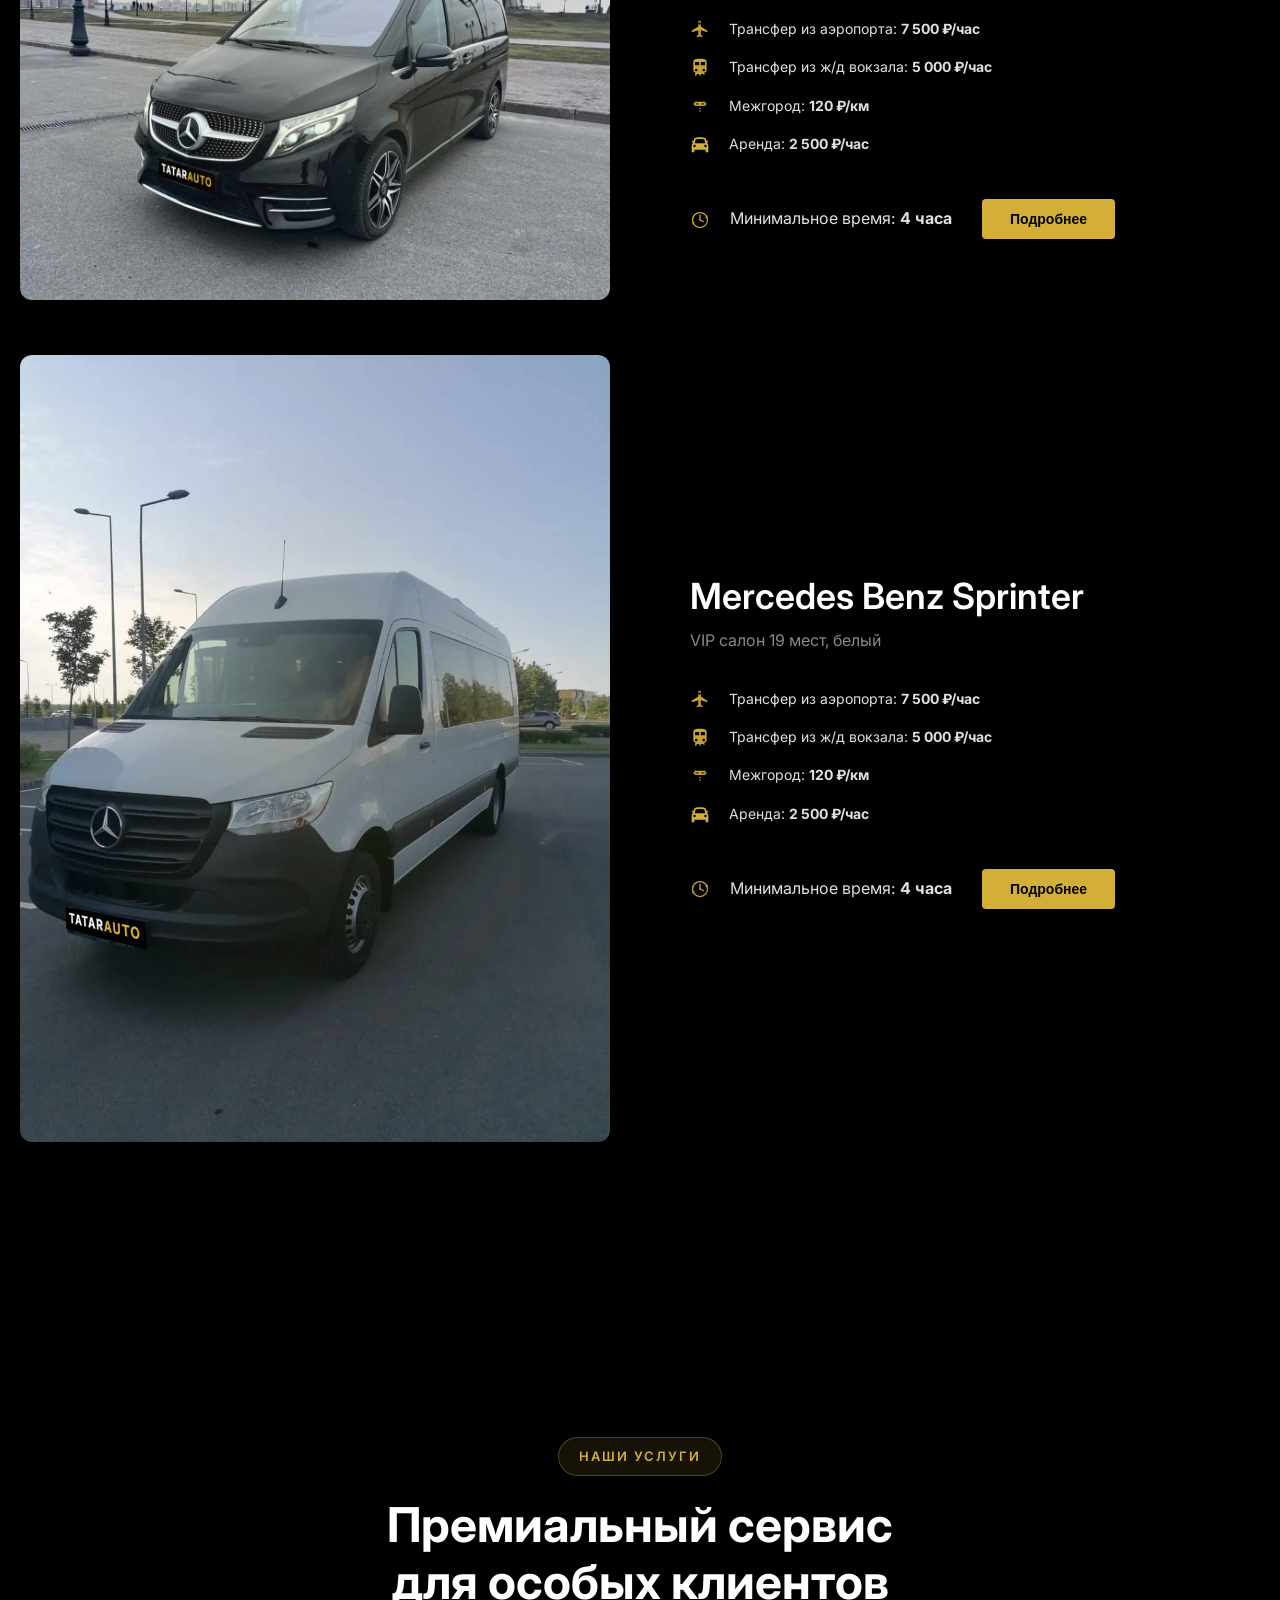
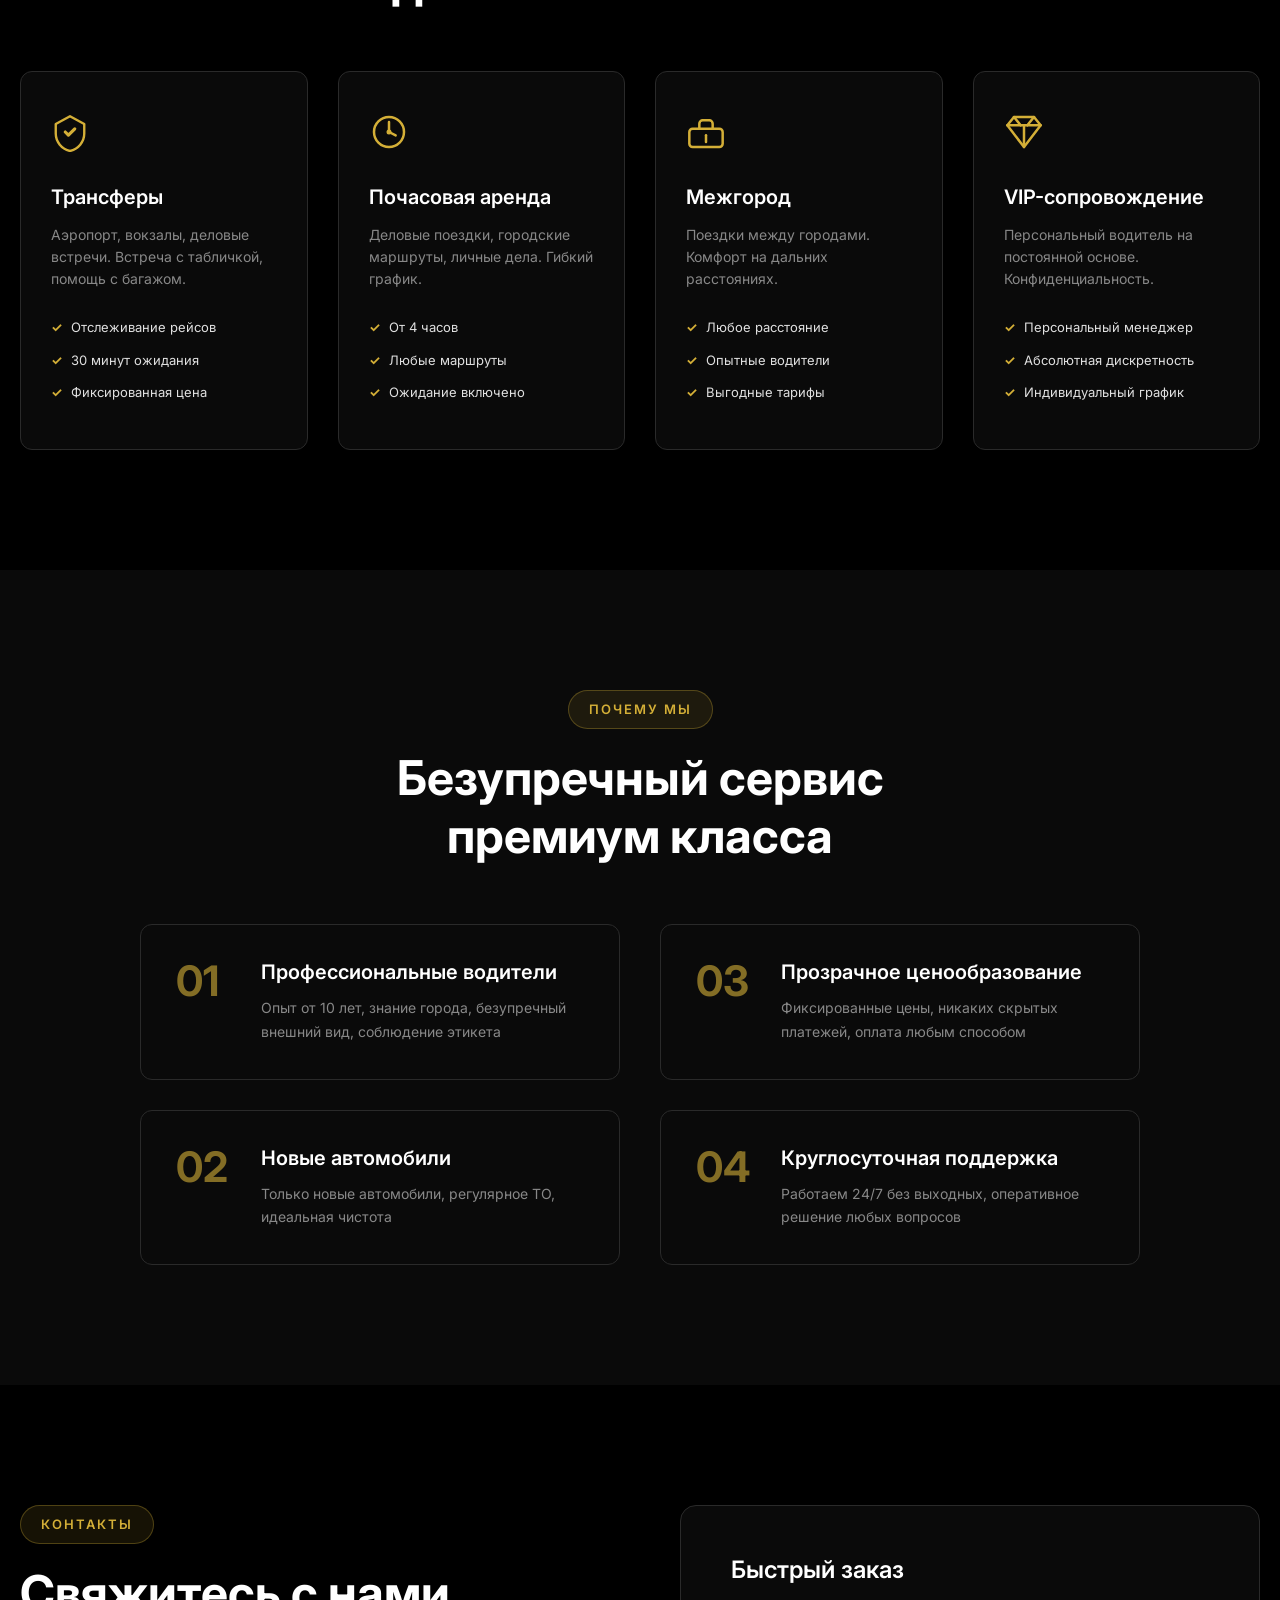
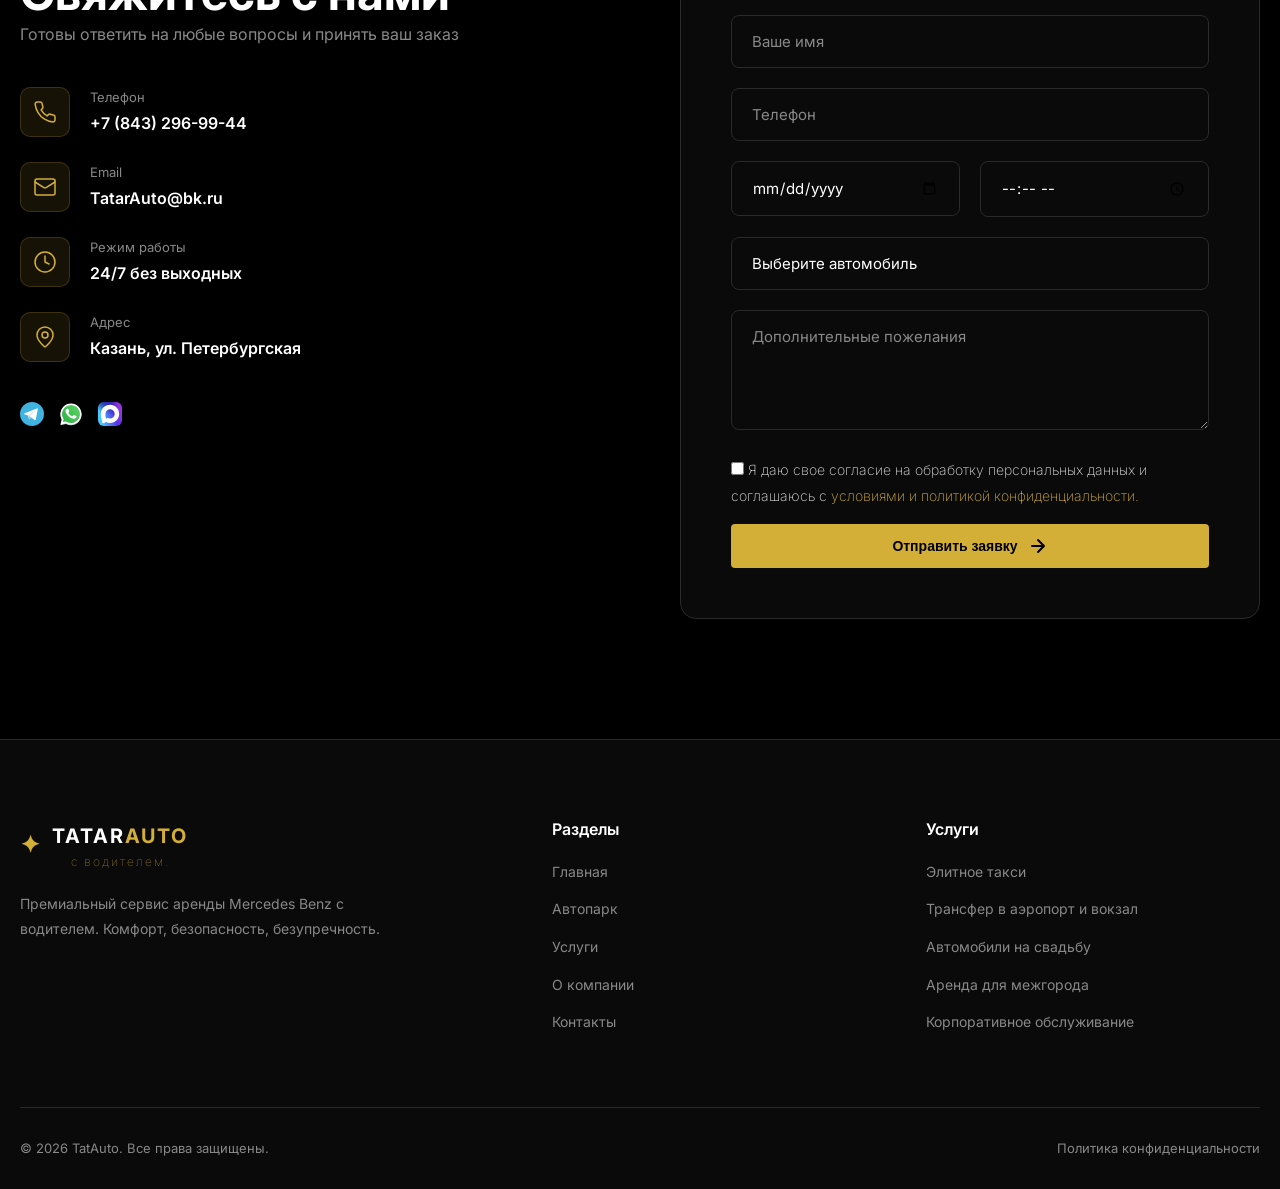
<file: maybach.html>
<!DOCTYPE html>
<html lang="ru">

<head>
    <meta charset="UTF-8">
    <meta name="viewport" content="width=device-width, initial-scale=1.0">
    <title>Аренда Mercedes-Benz S-class W222 Maybach с водителем в Казани и за пределами города | TatarAuto с водителем</title>
    <link rel="stylesheet" href="style.css?v=0.6">
    <link rel="icon" href="favicon.svg" type="image/svg+xml">
    <link rel="preconnect" href="https://fonts.googleapis.com">
    <link href="https://fonts.googleapis.com/css2?family=Inter:wght@300;400;500;600;700&display=swap" rel="stylesheet">
</head>

<body>
    <div class="bg-pattern"></div>
    <!-- Preloader -->
    <div class="preloader">
        <div class="preloader-logo">
            <svg class="mercedes-logo" viewBox="0 0 100 100">
                <circle cx="50" cy="50" r="48" fill="none" stroke="#D4AF37" stroke-width="1" />
                <path d="M50 15 L50 85 M15 50 L85 50 M25 25 L75 75 M25 75 L75 25" stroke="#D4AF37" stroke-width="2" />
            </svg>
            <div class="preloader-text">TatarAuto</div>
        </div>
    </div>

    <!-- Navigation -->
    <nav class="navbar">
        <div class="container">
            <div class="nav-wrapper">
                <a href="/" class="logo">
                    <span class="logo-icon">✦</span>
                    <span class="logo-text">TATAR<span class="accent">AUTO</span>
                        <span class="logo-text2">с водителем.</span>
                </a>
                <ul class="nav-menu">
                    <li><a href="#home" class="nav-link active">Главная</a></li>
                    <li><a href="#fleet" class="nav-link">Автопарк</a></li>
                    <li><a href="#about" class="nav-link">Услуги</a></li>
                    <li><a href="#advantages" class="nav-link">О компании</a></li>
                    <li><a href="#contact" class="nav-link">Контакты</a></li>
                </ul>
                <div class="header-socials">
                    <!-- Telegram -->
                    <a href="https://t.me/+79872050403" aria-label="Telegram">
                        <img src="image/tg.svg">
                    </a>
                    <!-- WhatsApp -->
                    <a href="https://wa.me/79872050403" aria-label="WhatsApp">
                        <img src="image/wa.svg">
                    </a>
                    <!-- Макс -->
                    <a href="https://max.ru/u/f9LHodD0cOI9r-7Fd5RwrSNzGCXtwhL1mIITdt8Pv_jcfv4HCKtzgHrtu4E" aria-label="Макс">
                        <img src="image/max.svg">
                    </a>
                </div>
                <div class="nav-cta">
                    <a href="tel:+78432969944" class="phone-link">+7 (843) 296-99-44</a>
                    <button class="btn-book modal-trigger">Заказать</button>
                </div>
                <div class="hamburger">
                    <span></span>
                    <span></span>
                    <span></span>
                </div>
            </div>
        </div>
    </nav>
    <!-- Mobile Menu Overlay -->
    <div class="mobile-overlay" id="mobileOverlay"></div>

    <!-- Mobile Menu -->
    <div class="mobile-menu" id="mobileMenu">
        <div class="mobile-header">
            <a href="/" class="logo">
                <span class="logo-icon">✦</span>
                <span class="logo-text">TATAR<span class="accent">AUTO</span>
                    <span class="logo-text2">с водителем.</span>
            </a>
            <button class="mobile-close" aria-label="Закрыть меню">&times;</button>
        </div>

        <ul class="mobile-nav">
            <li><a href="#home" class="nav-link active">Главная</a></li>
            <li><a href="#fleet" class="nav-link">Автопарк</a></li>
            <li><a href="#about" class="nav-link">Услуги</a></li>
            <li><a href="#advantages" class="nav-link">Преимущества</a></li>
            <li><a href="#contact" class="nav-link">Контакты</a></li>
        </ul>

        <div class="mobile-footer">
            <a href="tel:+78432969944" class="phone-link">+7 (843) 296-99-44</a>
            <button class="btn-primary modal-trigger" style="width:100%; justify-content:center;">Заказать авто</button>
        </div>
    </div>

    <section id="home" class="fleet section-padding">
        <div class="container">
            <div class="section-header">
                <h2 class="section-title">Mercedes-Benz S-class W222 Maybach</h2>
            </div>
            <div class="fleet-content">
                <div class="fleet-item active" id="s-class">
                    <div class="fleet-info">
                        <h3 class="fleet-title">Цена на аренду</h3>
                        <ul class="fleet-features">
                            <li>
                                <img src="image/aero.svg">
                                Трансфер из аэропорта: <b>10 000 ₽/час</b>
                            </li>
                            <li>
                                <img src="image/zhd.svg">
                                Трансфер из ж/д вокзала: <b>7 000 ₽/час</b>
                            </li>
                            <li>
                                <img src="image/mezh.svg">
                                Межгород: <b>200 ₽/км</b>
                            </li>
                            <li>
                                <img src="image/auto.svg">
                                Аренда: <b>3 500 ₽/час</b>
                            </li>
                        </ul>
                        <div class="fleet-price">
                            <div class="price-block">
                                <span class="price-value"><img src="image/time.svg"></span>
                                <span class="price-label">Минимальное время: </span>
                                <span class="price-currency"><b>4 часа</b></span>
                            </div>
                        </div>
                        <div class="contact-block">
                            <span class="contact-block-value">Контакты</span>
                            <ul class="fleet-features">
                                <li>
                                    <a href="https://wa.me/79872050403" aria-label="WhatsApp">
                                        <img src="image/wa.svg">
                                    </a>
                                    <a href="https://t.me/+79872050403" aria-label="Telegram">
                                        <img src="image/tg.svg">
                                    </a>
                                    <a href="https://max.ru/u/f9LHodD0cOI9r-7Fd5RwrSNzGCXtwhL1mIITdt8Pv_jcfv4HCKtzgHrtu4E" aria-label="Макс">
                                        <img src="image/max.svg">
                                    </a>
                                    <a href="tel:+78432969944" class="phone-link">+7 (843) 296-99-44</a>
                                </li>
                            </ul>
                            <span class="contact-label">

                            </span>
                            <button class="btn-primary modal-trigger">Заказать</button>
                        </div>
                    </div>
                    <div class="fleet-image-wrapper">
                        <div class="fleet-glow"></div>
                        <div class="slideshow">
                            <img src="image/Maybach/Maybach-1.jpg" alt="Mercedes Benz S-class W222 Maybach 2019 года, черный">
                            <img src="image/Maybach/Maybach-2.jpg" alt="Mercedes Benz S-class W222 Maybach 2019 года, черный">
                            <img src="image/Maybach/Maybach-3.jpg" alt="Mercedes Benz S-class W222 Maybach 2019 года, черный">
                            <img src="image/Maybach/Maybach-4.jpg" alt="Mercedes Benz S-class W222 Maybach 2019 года, черный">
                        </div>
                    </div>
                </div>
                <!--div class="text-item">
                    <h3 class="text-title text-center">Seo title</h3>
                    <p>Seo text</p>
                </div-->
            </div>
        </div>
    </section>

    <!-- Fleet Section -->
    <section id="fleet" class="fleet section-padding">
        <div class="container">
            <div class="section-header">
                <div class="section-badge">Мы предлагаем</div>
                <h2 class="section-title">Наш Автопарк</h2>
            </div>
            <div class="fleet-content">
                <div class="fleet-item active" id="s-class">
                    <div class="fleet-image-wrapper">
                        <div class="fleet-glow"></div>
                        <img src="image/W223/W223-1.jpg" alt="S-Class">
                    </div>
                    <div class="fleet-info">
                        <h3 class="fleet-title"><a href="w223.html">Mercedes-Benz S-Class AMG W223</a></h3>
                        <p class="fleet-subtitle">год выпуска 2022, черный</p>
                        <ul class="fleet-features">
                            <li>
                                <img src="image/aero.svg">
                                Трансфер из аэропорта: <b>12 000 ₽/час</b>
                            </li>
                            <li>
                                <img src="image/zhd.svg">
                                Трансфер из ж/д вокзала: <b>8 000 ₽/час</b>
                            </li>
                            <li>
                                <img src="image/mezh.svg">
                                Межгород: <b>200 ₽/км</b>
                            </li>
                            <li>
                                <img src="image/auto.svg">
                                Аренда: <b>4 000 ₽/час</b>
                            </li>
                        </ul>
                        <div class="fleet-price">
                            <div class="price-block">
                                <div class="price-value"><img src="image/time.svg"></div>
                                <span class="price-label">Минимальное время: </span>
                                <span class="price-currency"><b>4 часа</b></span>
                            </div>
                            <a href="w223.html"><button class="btn-primary">Подробнее</button></a>
                        </div>
                    </div>
                </div>
                <div class="fleet-item" id="maybach">
                    <div class="fleet-image-wrapper">
                        <div class="fleet-glow"></div>
                        <img src="image/Maybach/Maybach-1.jpg" alt="Mercedes-Benz S-class W222 Maybach">
                    </div>
                    <div class="fleet-info">
                        <h3 class="fleet-title"><a href="maybach.html">Mercedes-Benz S-class W222 Maybach</a></h3>
                        <p class="fleet-subtitle">год выпуска 2019, черный</p>
                        <ul class="fleet-features">
                            <li>
                                <img src="image/aero.svg">
                                Трансфер из аэропорта: <b>10 000 ₽/час</b>
                            </li>
                            <li>
                                <img src="image/zhd.svg">
                                Трансфер из ж/д вокзала: <b>7 000 ₽/час</b>
                            </li>
                            <li>
                                <img src="image/mezh.svg">
                                Межгород: <b>200 ₽/км</b>
                            </li>
                            <li>
                                <img src="image/auto.svg">
                                Аренда: <b>3 500 ₽/час</b>
                            </li>
                        </ul>
                        <div class="fleet-price">
                            <div class="price-block">
                                <div class="price-value"><img src="image/time.svg"></div>
                                <span class="price-label">Минимальное время: </span>
                                <span class="price-currency"><b>4 часа</b></span>
                            </div>
                            <a href="maybach.html"><button class="btn-primary">Подробнее</button></a>
                        </div>
                    </div>
                </div>
                <div class="fleet-item" id="gls">
                    <div class="fleet-image-wrapper">
                        <div class="fleet-glow"></div>
                        <img src="image/GLS/GLS-1.jpg" alt="S-Class">
                    </div>
                    <div class="fleet-info">
                        <h3 class="fleet-title"><a href="gls.html">Mercedes-Benz GLS</a></h3>
                        <p class="fleet-subtitle">год выпуска 2021, черный</p>
                        <ul class="fleet-features">
                            <li>
                                <img src="image/aero.svg">
                                Трансфер из аэропорта: <b>9 000 ₽/час</b>
                            </li>
                            <li>
                                <img src="image/zhd.svg">
                                Трансфер из ж/д вокзала: <b>6 000 ₽/час</b>
                            </li>
                            <li>
                                <img src="image/mezh.svg">
                                Межгород: <b>180 ₽/км</b>
                            </li>
                            <li>
                                <img src="image/auto.svg">
                                Аренда: <b>3 000 ₽/час</b>
                            </li>
                        </ul>
                        <div class="fleet-price">
                            <div class="price-block">
                                <div class="price-value"><img src="image/time.svg"></div>
                                <span class="price-label">Минимальное время: </span>
                                <span class="price-currency"><b>4 часа</b></span>
                            </div>
                            <a href="gls.html"><button class="btn-primary">Подробнее</button></a>
                        </div>
                    </div>
                </div>
                <div class="fleet-item" id="v-class">
                    <div class="fleet-image-wrapper">
                        <div class="fleet-glow"></div>
                        <img src="image/V/V-1.jpg" alt="S-Class">
                    </div>
                    <div class="fleet-info">
                        <h3 class="fleet-title"><a href="v.html">Mercedes-Benz V-Class</a></h3>
                        <p class="fleet-subtitle">год выпуска 2023, черный</p>
                        <ul class="fleet-features">
                            <li>
                                <img src="image/aero.svg">
                                Трансфер из аэропорта: <b>7 500 ₽/час</b>
                            </li>
                            <li>
                                <img src="image/zhd.svg">
                                Трансфер из ж/д вокзала: <b>5 000 ₽/час</b>
                            </li>
                            <li>
                                <img src="image/mezh.svg">
                                Межгород: <b>120 ₽/км</b>
                            <li>
                                <img src="image/auto.svg">
                                Аренда: <b>2 500 ₽/час</b>
                            </li>
                        </ul>
                        <div class="fleet-price">
                            <div class="price-block">
                                <div class="price-value"><img src="image/time.svg"></div>
                                <span class="price-label">Минимальное время: </span>
                                <span class="price-currency"><b>4 часа</b></span>
                            </div>
                            <a href="v.html"><button class="btn-primary">Подробнее</button></a>
                        </div>
                    </div>
                </div>
                <div class="fleet-item" id="sprinter">
                    <div class="fleet-image-wrapper">
                        <div class="fleet-glow"></div>
                        <img src="image/Sprinter/Sprinter-1.jpg" alt="Mercedes Benz Sprinter">
                    </div>
                    <div class="fleet-info">
                        <h3 class="fleet-title"><a href="sprinter.html">Mercedes Benz Sprinter</a></h3>
                        <p class="fleet-subtitle">VIP салон 19 мест, белый</p>
                        <ul class="fleet-features">
                            <li>
                                <img src="image/aero.svg">
                                Трансфер из аэропорта: <b>7 500 ₽/час</b>
                            </li>
                            <li>
                                <img src="image/zhd.svg">
                                Трансфер из ж/д вокзала: <b>5 000 ₽/час</b>
                            </li>
                            <li>
                                <img src="image/mezh.svg">
                                Межгород: <b>120 ₽/км</b>
                            </li>
                            <li>
                                <img src="image/auto.svg">
                                Аренда: <b>2 500 ₽/час</b>
                            </li>
                        </ul>
                        <div class="fleet-price">
                            <div class="price-block">
                                <div class="price-value"><img src="image/time.svg"></div>
                                <span class="price-label">Минимальное время: </span>
                                <span class="price-currency"><b>4 часа</b></span>
                            </div>
                            <a href="sprinter.html"><button class="btn-primary">Подробнее</button></a>
                        </div>
                    </div>
                </div>
            </div>
        </div>
    </section>

    <!-- About Section -->
    <section id="about" class="about section-padding">
        <div class="container">
            <div class="section-header">
                <div class="section-badge">Наши услуги</div>
                <h2 class="section-title">Премиальный сервис<br>для особых клиентов</h2>
            </div>
            <div class="services-grid">
                <div class="service-card reveal">
                    <div class="service-icon">
                        <svg xmlns="http://www.w3.org/2000/svg" width="38" height="40" viewBox="0 0 24 24" fill="none" stroke="#D4AF37" stroke-width="1.5" stroke-linecap="round" stroke-linejoin="round">
                            <path d="M12 2L3 7v6c0 5.25 3.75 9.75 9 11 5.25-1.25 9-5.75 9-11V7l-9-5z"></path>
                            <path d="M9 12l2 2 4-4" stroke-width="2"></path>
                        </svg>
                    </div>
                    <h3 class="service-title">Трансферы</h3>
                    <p class="service-desc">Аэропорт, вокзалы, деловые встречи. Встреча с табличкой, помощь с багажом.</p>
                    <ul class="service-features">
                        <li>Отслеживание рейсов</li>
                        <li>30 минут ожидания</li>
                        <li>Фиксированная цена</li>
                    </ul>
                </div>
                <div class="service-card reveal">
                    <div class="service-icon">
                        <svg xmlns="http://www.w3.org/2000/svg" width="40" height="40" viewBox="0 0 24 24" fill="none" stroke="#D4AF37" stroke-width="1.5" stroke-linecap="round" stroke-linejoin="round">
                            <circle cx="12" cy="12" r="9"></circle>
                            <polyline points="12 6 12 12 16 14"></polyline>
                            <circle cx="12" cy="12" r="1.5" fill="#D4AF37" stroke="none"></circle>
                        </svg>
                    </div>
                    <h3 class="service-title">Почасовая аренда</h3>
                    <p class="service-desc">Деловые поездки, городские маршруты, личные дела. Гибкий график.</p>
                    <ul class="service-features">
                        <li>От 4 часов</li>
                        <li>Любые маршруты</li>
                        <li>Ожидание включено</li>
                    </ul>
                </div>
                <div class="service-card reveal">
                    <div class="service-icon">
                        <svg xmlns="http://www.w3.org/2000/svg" width="40" height="40" viewBox="0 0 24 24" fill="none" stroke="#D4AF37" stroke-width="1.5" stroke-linecap="round" stroke-linejoin="round">
                            <rect x="2" y="10" width="20" height="11" rx="2"></rect>
                            <path d="M8 10V7a2 2 0 0 1 2-2h4a2 2 0 0 1 2 2v3"></path>
                            <line x1="12" y1="14" x2="12" y2="18"></line>
                        </svg>
                    </div>
                    <h3 class="service-title">Межгород</h3>
                    <p class="service-desc">Поездки между городами. Комфорт на дальних расстояниях.</p>
                    <ul class="service-features">
                        <li>Любое расстояние</li>
                        <li>Опытные водители</li>
                        <li>Выгодные тарифы</li>
                    </ul>
                </div>
                <div class="service-card reveal">
                    <div class="service-icon">
                        <svg xmlns="http://www.w3.org/2000/svg" width="40" height="40" viewBox="0 0 24 24" fill="none" stroke="#D4AF37" stroke-width="1.5" stroke-linecap="round" stroke-linejoin="round">
                            <path d="M6 3h12l4 5-10 13L2 8l4-5z"></path>
                            <line x1="2" y1="8" x2="22" y2="8"></line>
                            <line x1="12" y1="21" x2="12" y2="8"></line>
                            <line x1="6" y1="3" x2="10" y2="8"></line>
                            <line x1="18" y1="3" x2="14" y2="8"></line>
                        </svg>
                    </div>
                    <h3 class="service-title">VIP-сопровождение</h3>
                    <p class="service-desc">Персональный водитель на постоянной основе. Конфиденциальность.</p>
                    <ul class="service-features">
                        <li>Персональный менеджер</li>
                        <li>Абсолютная дискретность</li>
                        <li>Индивидуальный график</li>
                    </ul>
                </div>
            </div>
        </div>
    </section>

    <!-- Advantages Section -->
    <section id="advantages" class="advantages section-padding">
        <div class="container">
            <div class="section-header">
                <div class="section-badge">Почему мы</div>
                <h2 class="section-title">Безупречный сервис<br>премиум класса</h2>
            </div>
            <div class="advantages-grid">
                <div class="advantages-column">
                    <div class="advantage-item reveal">
                        <div class="advantage-number">01</div>
                        <div class="advantage-text">
                            <h4>Профессиональные водители</h4>
                            <p>Опыт от 10 лет, знание города, безупречный внешний вид, соблюдение этикета</p>
                        </div>
                    </div>
                    <div class="advantage-item reveal">
                        <div class="advantage-number">02</div>
                        <div class="advantage-text">
                            <h4>Новые автомобили</h4>
                            <p>Только новые автомобили, регулярное ТО, идеальная чистота</p>
                        </div>
                    </div>
                </div>
                <div class="advantages-column">
                    <div class="advantage-item reveal">
                        <div class="advantage-number">03</div>
                        <div class="advantage-text">
                            <h4>Прозрачное ценообразование</h4>
                            <p>Фиксированные цены, никаких скрытых платежей, оплата любым способом</p>
                        </div>
                    </div>
                    <div class="advantage-item reveal">
                        <div class="advantage-number">04</div>
                        <div class="advantage-text">
                            <h4>Круглосуточная поддержка</h4>
                            <p>Работаем 24/7 без выходных, оперативное решение любых вопросов</p>
                        </div>
                    </div>
                </div>
            </div>
        </div>
    </section>

    <!-- Contact Section -->
    <section id="contact" class="contact section-padding">
        <div class="container">
            <div class="contact-wrapper">
                <div class="contact-info">
                    <div class="section-badge">Контакты</div>
                    <h2 class="section-title">Свяжитесь с нами</h2>
                    <p class="contact-desc">Готовы ответить на любые вопросы и принять ваш заказ</p>

                    <div class="contact-items">
                        <div class="contact-item">
                            <div class="contact-icon">
                                <!-- Phone -->
                                <svg viewBox="0 0 24 24" fill="none" stroke="currentColor" stroke-width="1.5" stroke-linecap="round" stroke-linejoin="round">
                                    <path d="M22 16.92v3a2 2 0 0 1-2.18 2 19.79 19.79 0 0 1-8.63-3.07 19.5 19.5 0 0 1-6-6 19.79 19.79 0 0 1-3.07-8.67A2 2 0 0 1 4.11 2h3a2 2 0 0 1 2 1.72 12.84 12.84 0 0 0 .7 2.81 2 2 0 0 1-.45 2.11L8.09 9.91a16 16 0 0 0 6 6l1.27-1.27a2 2 0 0 1 2.11-.45 12.84 12.84 0 0 0 2.81.7A2 2 0 0 1 22 16.92z" />
                                </svg>
                            </div>
                            <div class="contact-details">
                                <span class="contact-label">Телефон</span>
                                <a href="tel:+78432969944" class="contact-value">+7 (843) 296-99-44</a>
                            </div>
                        </div>

                        <div class="contact-item">
                            <div class="contact-icon">
                                <!-- Email -->
                                <svg viewBox="0 0 24 24" fill="none" stroke="currentColor" stroke-width="1.5" stroke-linecap="round" stroke-linejoin="round">
                                    <rect x="2" y="4" width="20" height="16" rx="2" />
                                    <path d="m22 7-8.97 5.7a1.94 1.94 0 0 1-2.06 0L2 7" />
                                </svg>
                            </div>
                            <div class="contact-details">
                                <span class="contact-label">Email</span>
                                <a href="mailto:TatarAuto@bk.ru" class="contact-value">TatarAuto@bk.ru</a>
                            </div>
                        </div>

                        <div class="contact-item">
                            <div class="contact-icon">
                                <!-- Clock -->
                                <svg viewBox="0 0 24 24" fill="none" stroke="currentColor" stroke-width="1.5" stroke-linecap="round" stroke-linejoin="round">
                                    <circle cx="12" cy="12" r="10" />
                                    <polyline points="12 6 12 12 16 14" />
                                </svg>
                            </div>
                            <div class="contact-details">
                                <span class="contact-label">Режим работы</span>
                                <span class="contact-value">24/7 без выходных</span>
                            </div>
                        </div>

                        <div class="contact-item">
                            <div class="contact-icon">
                                <!-- Map Pin -->
                                <svg viewBox="0 0 24 24" fill="none" stroke="currentColor" stroke-width="1.5" stroke-linecap="round" stroke-linejoin="round">
                                    <path d="M20 10c0 6-8 12-8 12s-8-6-8-12a8 8 0 0 1 16 0Z" />
                                    <circle cx="12" cy="10" r="3" />
                                </svg>
                            </div>
                            <div class="contact-details">
                                <span class="contact-label">Адрес</span>
                                <span class="contact-value">Казань, ул. Петербургская</span>
                            </div>
                        </div>
                    </div>
                    <div class="social-links">
                        <!-- Telegram -->
                        <a href="https://t.me/+79872050403" aria-label="Telegram">
                            <img src="image/tg.svg">
                        </a>
                        <!-- WhatsApp -->
                        <a href="https://wa.me/79872050403" aria-label="WhatsApp">
                            <img src="image/wa.svg">
                        </a>
                        <!-- Макс -->
                        <a href="https://max.ru/u/f9LHodD0cOI9r-7Fd5RwrSNzGCXtwhL1mIITdt8Pv_jcfv4HCKtzgHrtu4E" aria-label="Макс">
                            <img src="image/max.svg">
                        </a>
                    </div>
                </div>

                <div class="contact-form-wrapper">
                    <form class="contact-form" id="bookingForm">
                        <h3 class="form-title">Быстрый заказ</h3>
                        <div class="form-group">
                            <input type="text" class="form-input" name="name" placeholder="Ваше имя" required>
                        </div>
                        <div class="form-group">
                            <input type="tel" class="form-input" name="phone" placeholder="Телефон" required>
                        </div>
                        <div class="form-row">
                            <div class="form-group">
                                <input type="date" name="date" class="form-input" required>
                            </div>
                            <div class="form-group">
                                <input type="time" name="time" class="form-input" required>
                            </div>
                        </div>
                        <div class="form-group">
                            <select name="car" class="form-input" required>
                                <option value="">Выберите автомобиль</option>
                                <option value="W223">S-class AMG W223</option>
                                <option value="Maybach">S-class W222 Maybach</option>
                                <option value="GLS">GLS</option>
                                <option value="W222">S-class AMG W222</option>
                                <option value="V-Class">V-Class</option>
                                <option value="Sprinter">Sprinter</option>
                            </select>
                        </div>
                        <div class="form-group">
                            <textarea name="message" class="form-input" rows="4" placeholder="Дополнительные пожелания"></textarea>
                        </div>
                        <label class="form-label">
                            <input type="checkbox" class="checkbox-input" required>
                            <span>Я даю свое согласие на обработку персональных данных и соглашаюсь с
                                <a href="/privacy-policy.html" target="_blank">условиями и политикой конфиденциальности.</a>
                            </span>
                        </label>
                        <button type="submit" class="btn-primary btn-full">
                            <span>Отправить заявку</span>
                            <svg width="20" height="20" viewBox="0 0 20 20" fill="none">
                                <path d="M4 10H16M16 10L10 4M16 10L10 16" stroke="currentColor" stroke-width="2" stroke-linecap="round" stroke-linejoin="round" />
                            </svg>
                        </button>
                    </form>
                </div>
            </div>
        </div>
    </section>

    <!-- Footer -->
    <footer class="footer">
        <div class="container">
            <div class="footer-wrapper">
                <div class="footer-brand">
                    <a href="#" class="logo">
                        <span class="logo-icon">✦</span>
                        <span class="logo-text">TATAR<span class="accent">AUTO</span>
                            <span class="logo-text2">с водителем.</span>
                    </a>
                    <p class="footer-desc">Премиальный сервис аренды Mercedes Benz с водителем. Комфорт, безопасность, безупречность.</p>
                </div>
                <div class="footer-links">
                    <div class="footer-column">
                        <h4>Разделы</h4>
                        <ul>
                            <li><a href="#home">Главная</a></li>
                            <li><a href="#fleet">Автопарк</a></li>
                            <li><a href="#about">Услуги</a></li>
                            <li><a href="#advantages">О компании</a></li>
                            <li><a href="#contact">Контакты</a></li>
                        </ul>
                    </div>
                    <div class="footer-column">
                        <h4>Услуги</h4>
                        <ul>
                            <li><a href="#">Элитное такси</a></li>
                            <li><a href="#">Трансфер в аэропорт и вокзал</a></li>
                            <li><a href="#">Автомобили на свадьбу</a></li>
                            <li><a href="#">Аренда для межгорода</a></li>
                            <li><a href="#">Корпоративное обслуживание</a></li>
                        </ul>
                    </div>
                </div>
            </div>
            <div class="footer-bottom">
                <p>&copy; 2026 TatAuto. Все права защищены.</p>
                <div class="footer-legal">
                    <a href="/privacy-policy.html">Политика конфиденциальности</a>
                </div>
            </div>
        </div>
    </footer>

    <!-- Modal -->
    <div class="modal" id="bookingModal">
        <div class="modal-overlay"></div>
        <div class="modal-content">
            <button class="modal-close">&times;</button>
            <div class="modal-body">
                <form class="contact-form" id="bookingForm">
                    <h3 class="form-title">Заказать автомобиль</h3>
                    <p>Оставьте ваши контакты, и мы свяжемся с вами в ближайшее время</p>
                    <div class="form-group">
                        <input type="text" class="form-input" name="name" placeholder="Ваше имя" required>
                    </div>
                    <div class="form-group">
                        <input type="tel" class="form-input" name="phone" placeholder="Телефон" required>
                    </div>
                    <div class="form-row">
                        <div class="form-group">
                            <input type="date" name="date" class="form-input" required>
                        </div>
                        <div class="form-group">
                            <input type="time" name="time" class="form-input" required>
                        </div>
                    </div>
                    <div class="form-group">
                        <select name="car" class="form-input" required>
                            <option value="">Выберите автомобиль</option>
                            <option value="W223">S-class AMG W223</option>
                            <option value="Maybach">S-class W222 Maybach</option>
                            <option value="GLS">GLS</option>
                            <option value="W222">S-class AMG W222</option>
                            <option value="V-Class">V-Class</option>
                            <option value="Sprinter">Sprinter</option>
                        </select>
                    </div>
                    <div class="form-group">
                        <textarea name="message" class="form-input" rows="4" placeholder="Дополнительные пожелания"></textarea>
                    </div>
                    <label class="form-label">
                        <input type="checkbox" class="checkbox-input" required>
                        <span>Я даю свое согласие на обработку персональных данных и соглашаюсь с
                            <a href="/privacy-policy.html" target="_blank">условиями и политикой конфиденциальности.</a>
                        </span>
                    </label>
                    <button type="submit" class="btn-primary btn-full">
                        <span>Отправить заявку</span>
                        <svg width="20" height="20" viewBox="0 0 20 20" fill="none">
                            <path d="M4 10H16M16 10L10 4M16 10L10 16" stroke="currentColor" stroke-width="2" stroke-linecap="round" stroke-linejoin="round" />
                        </svg>
                    </button>
                </form>
            </div>
        </div>
    </div>

    <script src="https://code.jquery.com/jquery-3.7.1.min.js"></script>
    <script src="script.js?v=0.6"></script>
    <link rel="stylesheet" type="text/css" href="/css/slick.css" />
    <link rel="stylesheet" href="/css/slick-theme.css">
    <script src="https://cdnjs.cloudflare.com/ajax/libs/jquery/2.2.1/jquery.min.js"></script>
    <script src="/js/slick.min.js"></script>
    <script type="text/javascript">
        $(document).ready(function () {
            $(".slideshow").slick({
                infinite: true,
                speed: 300,
                fade: false,
                slidesToShow: 1,
                slidesToScroll: 1,
                swipe: true,
                draggable: true,
                arrows: false,
                dots: true,
                adaptiveHeight: true,
            });
        });
    </script>
</body>

</html>
</file>
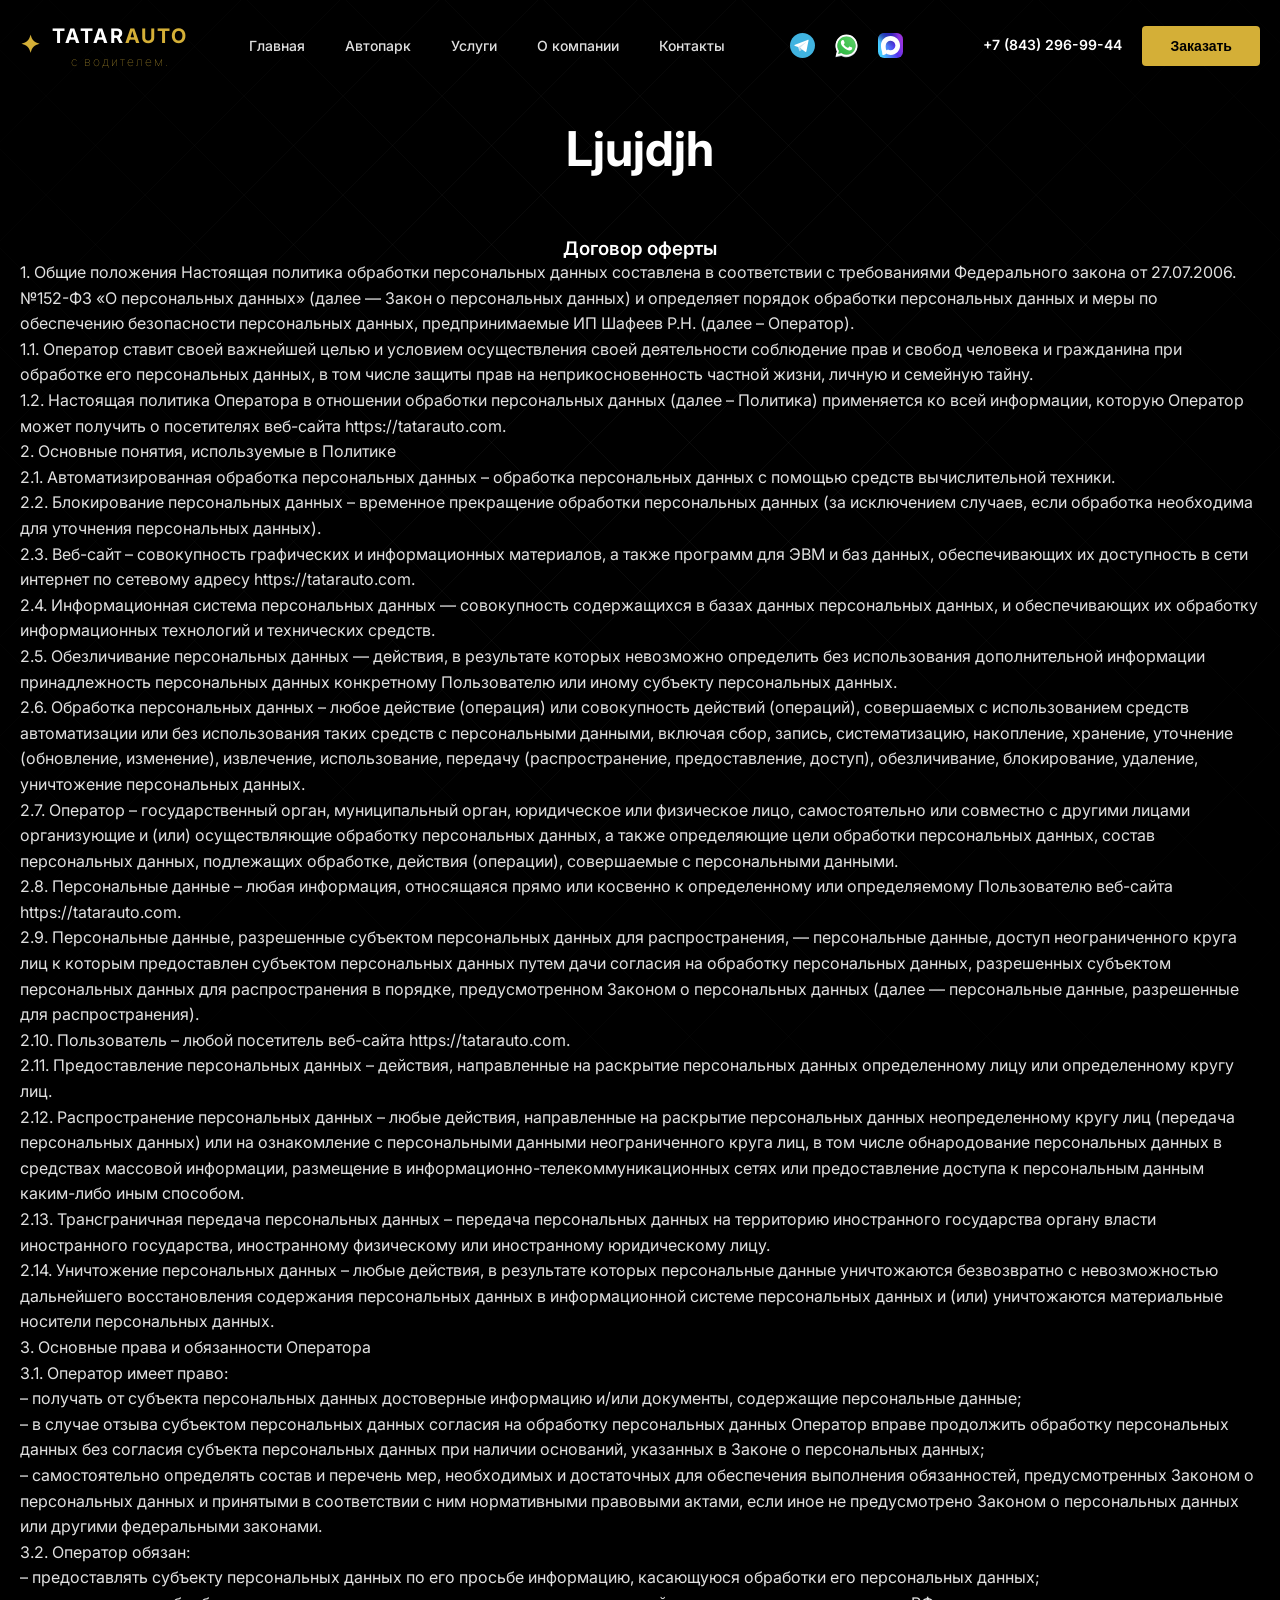
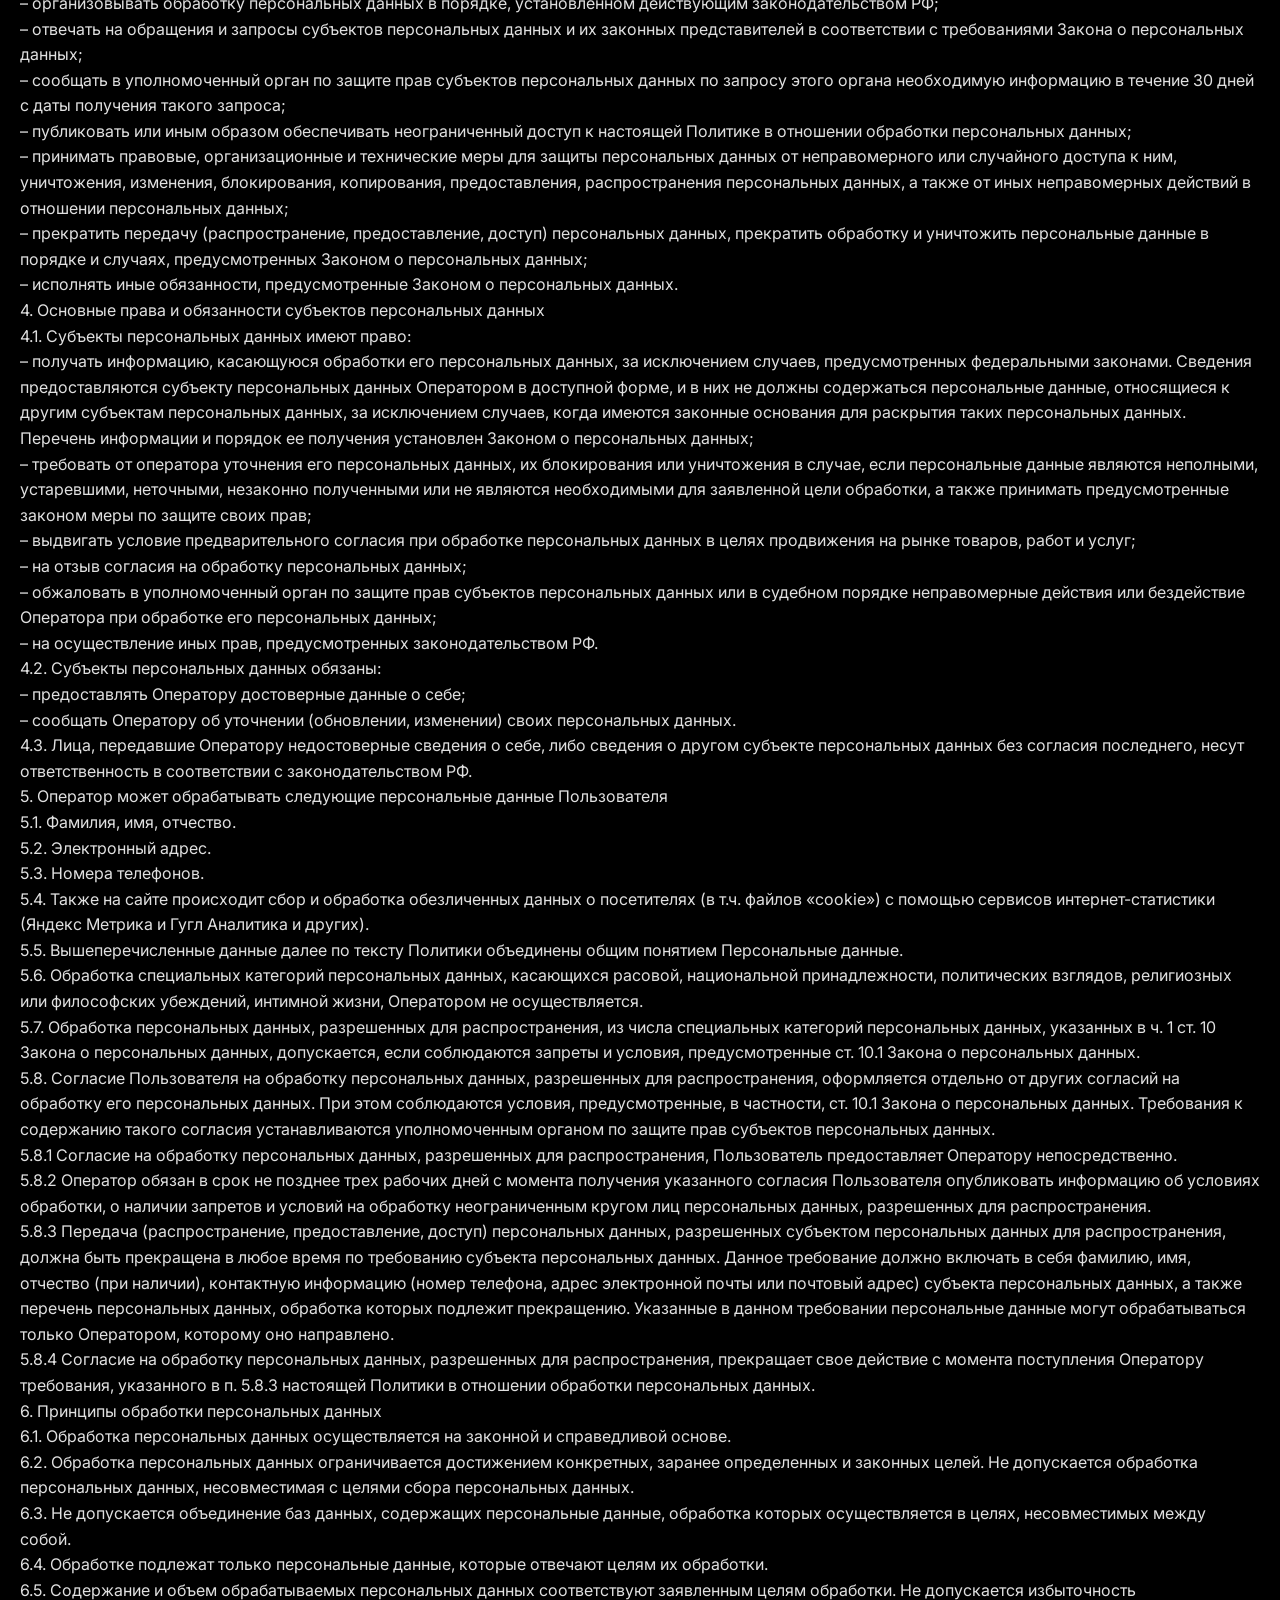
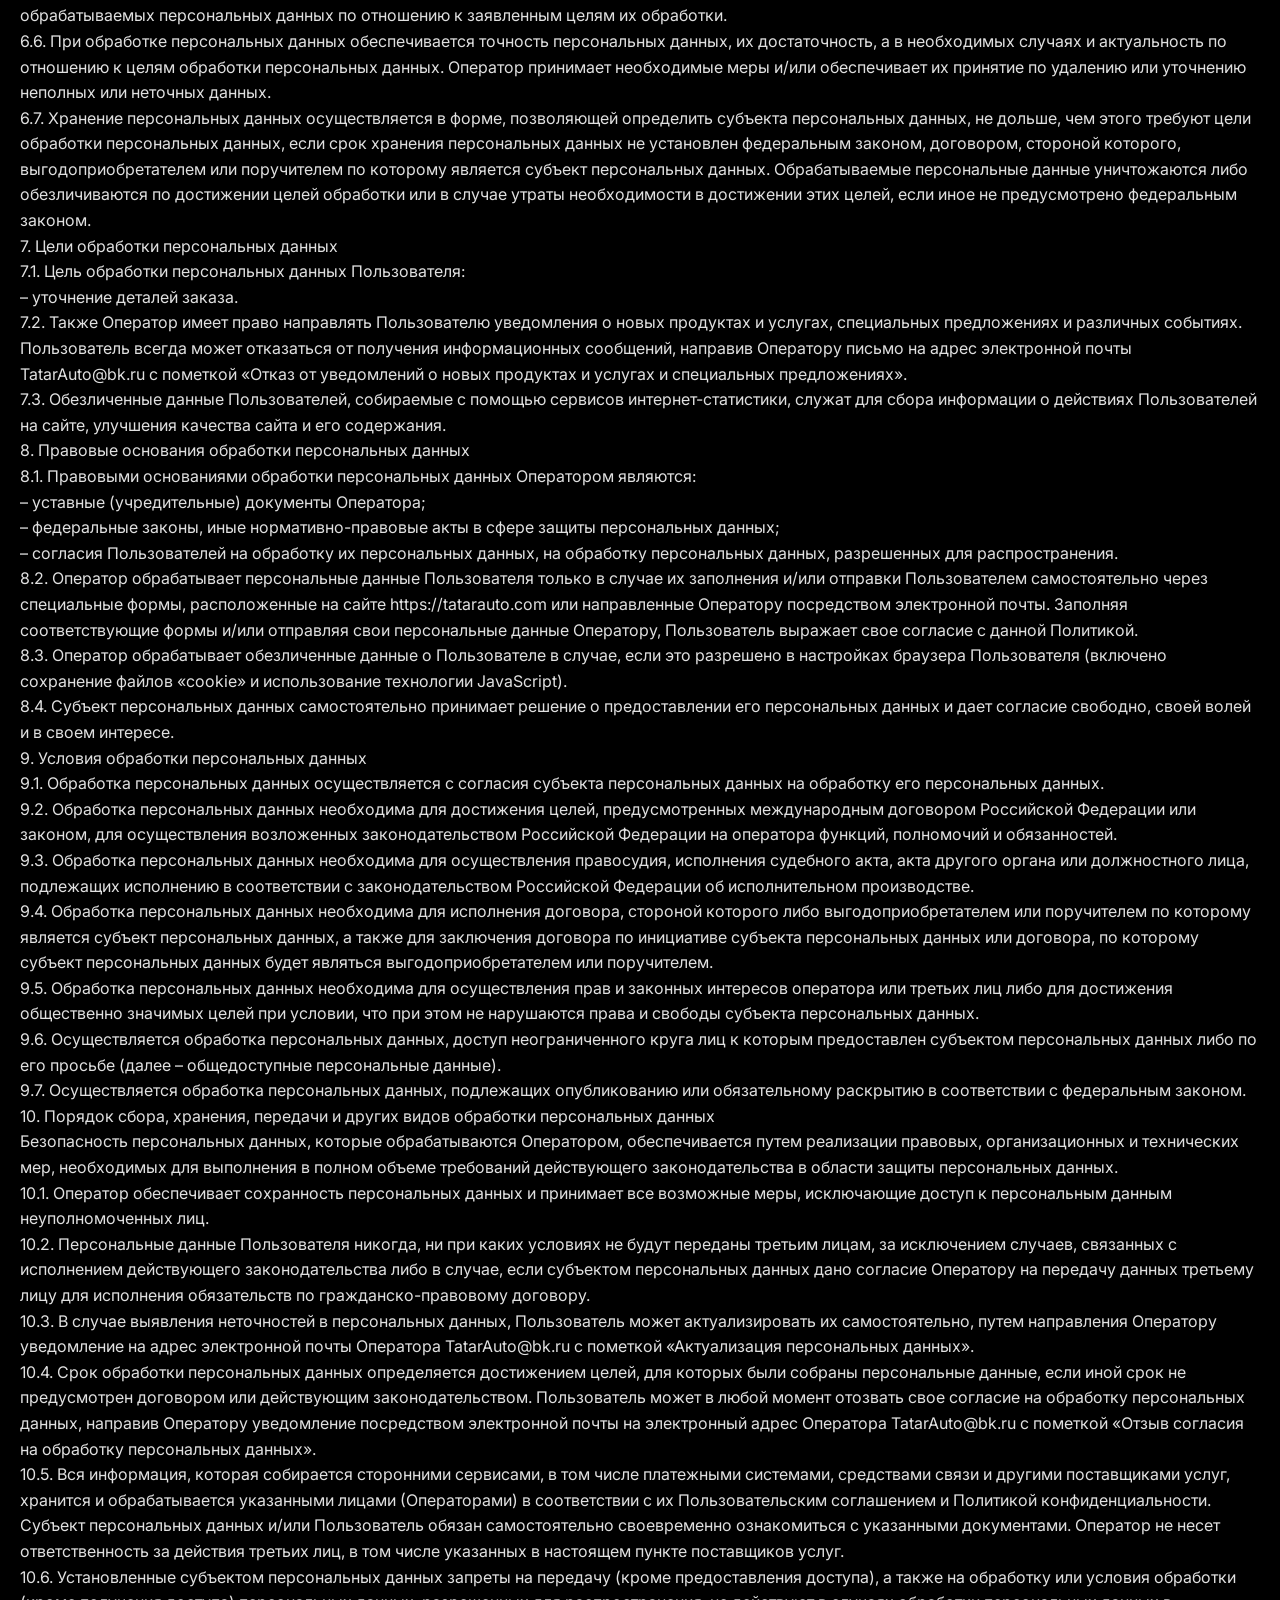
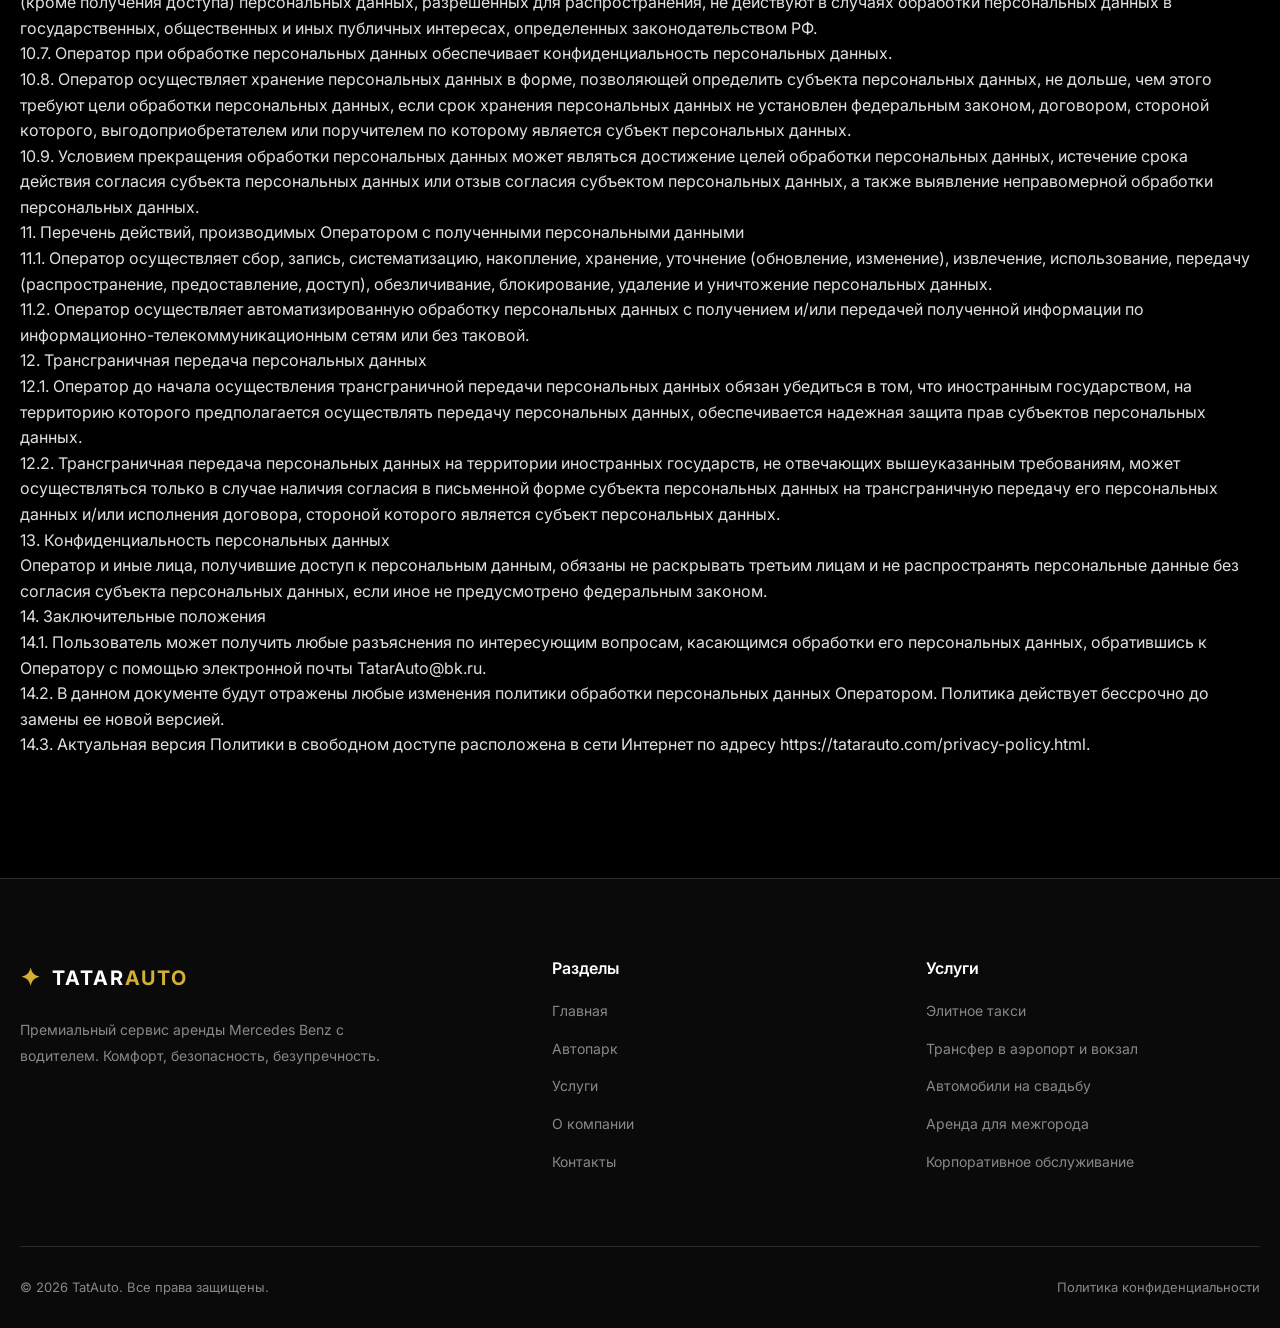
<file: offer.html>
<!DOCTYPE html>
<html lang="ru">

<head>
    <meta charset="UTF-8">
    <meta name="viewport" content="width=device-width, initial-scale=1.0">
    <title>Договор оферты | TatarAuto с водителем</title>
    <link rel="stylesheet" href="style.css?v=0.6">
    <link rel="icon" href="favicon.svg" type="image/svg+xml">
    <link rel="preconnect" href="https://fonts.googleapis.com">
    <link href="https://fonts.googleapis.com/css2?family=Inter:wght@300;400;500;600;700&display=swap" rel="stylesheet">
</head>

<body>
    <div class="bg-pattern"></div>
    <!-- Preloader -->
    <div class="preloader">
        <div class="preloader-logo">
            <svg class="mercedes-logo" viewBox="0 0 100 100">
                <circle cx="50" cy="50" r="48" fill="none" stroke="#D4AF37" stroke-width="1" />
                <path d="M50 15 L50 85 M15 50 L85 50 M25 25 L75 75 M25 75 L75 25" stroke="#D4AF37" stroke-width="2" />
            </svg>
            <div class="preloader-text">TatarAuto</div>
        </div>
    </div>

    <!-- Navigation -->
    <nav class="navbar">
        <div class="container">
            <div class="nav-wrapper">
                <a href="/" class="logo">
                    <span class="logo-icon">✦</span>
                    <span class="logo-text">TATAR<span class="accent">AUTO</span>
                        <span class="logo-text2">с водителем.</span>
                </a>
                <ul class="nav-menu">
                    <li><a href="/" class="nav-link active">Главная</a></li>
                    <li><a href="/#fleet" class="nav-link">Автопарк</a></li>
                    <li><a href="/#about" class="nav-link">Услуги</a></li>
                    <li><a href="/#advantages" class="nav-link">О компании</a></li>
                    <li><a href="/#contact" class="nav-link">Контакты</a></li>
                </ul>
                <div class="header-socials">
                    <!-- Telegram -->
                    <a href="https://t.me/+79872050403" aria-label="Telegram">
                        <img src="image/tg.svg">
                    </a>

                    <!-- WhatsApp -->
                    <a href="https://wa.me/79872050403" aria-label="WhatsApp">
                        <img src="image/wa.svg">
                    </a>

                    <!-- Макс -->
                    <a href="https://max.ru/u/f9LHodD0cOI9r-7Fd5RwrSNzGCXtwhL1mIITdt8Pv_jcfv4HCKtzgHrtu4E" aria-label="Макс">
                        <img src="image/max.svg">
                    </a>
                </div>
                <div class="nav-cta">
                    <a href="tel:+78432969944" class="phone-link">+7 (843) 296-99-44</a>
                    <button class="btn-book modal-trigger">Заказать</button>
                </div>
                <div class="hamburger">
                    <span></span>
                    <span></span>
                    <span></span>
                </div>
            </div>
        </div>
    </nav>
    <!-- Mobile Menu Overlay -->
    <div class="mobile-overlay" id="mobileOverlay"></div>

    <!-- Mobile Menu -->
    <div class="mobile-menu" id="mobileMenu">
        <div class="mobile-header">
            <a href="/" class="logo">
                <span class="logo-icon">✦</span>
                <span class="logo-text">TATAR<span class="accent">AUTO</span>
                    <span class="logo-text2">с водителем.</span>
            </a>
            <button class="mobile-close" aria-label="Закрыть меню">&times;</button>
        </div>

        <ul class="mobile-nav">
            <li><a href="/" class="nav-link active">Главная</a></li>
            <li><a href="/#fleet" class="nav-link">Автопарк</a></li>
            <li><a href="/#about" class="nav-link">Услуги</a></li>
            <li><a href="/#advantages" class="nav-link">Преимущества</a></li>
            <li><a href="/#contact" class="nav-link">Контакты</a></li>
        </ul>

        <div class="mobile-footer">
            <a href="tel:+78432969944" class="phone-link">+7 (843) 296-99-44</a>
            <button class="btn-primary modal-trigger" style="width:100%; justify-content:center;">Заказать авто</button>
        </div>
    </div>
    <!-- Fleet Section -->
    <section id="fleet" class="fleet section-padding">
        <div class="container">
            <div class="section-header">
                <h2 class="section-title">Ljujdjh</h2>
            </div>
            <div class="fleet-content">
                <div class="text-item">
                    <h3 class="text-title text-center">Договор оферты</h3>
                    <p>
                        1. Общие положения
                        Настоящая политика обработки персональных данных составлена в соответствии с требованиями Федерального закона от 27.07.2006. №152-ФЗ «О персональных данных» (далее — Закон о персональных данных) и определяет порядок обработки персональных данных и меры по обеспечению безопасности персональных данных, предпринимаемые ИП Шафеев Р.Н. (далее – Оператор).
                    </p>
                    <p>
                        1.1. Оператор ставит своей важнейшей целью и условием осуществления своей деятельности соблюдение прав и свобод человека и гражданина при обработке его персональных данных, в том числе защиты прав на неприкосновенность частной жизни, личную и семейную тайну.
                    </p>
                    <p>
                        1.2. Настоящая политика Оператора в отношении обработки персональных данных (далее – Политика) применяется ко всей информации, которую Оператор может получить о посетителях веб-сайта https://tatarauto.com.
                    </p>
                    <p>
                        2. Основные понятия, используемые в Политике
                    </p>
                    <p>
                        2.1. Автоматизированная обработка персональных данных – обработка персональных данных с помощью средств вычислительной техники.
                    </p>
                    <p>
                        2.2. Блокирование персональных данных – временное прекращение обработки персональных данных (за исключением случаев, если обработка необходима для уточнения персональных данных).
                    </p>
                    <p>
                        2.3. Веб-сайт – совокупность графических и информационных материалов, а также программ для ЭВМ и баз данных, обеспечивающих их доступность в сети интернет по сетевому адресу https://tatarauto.com.
                    </p>
                    <p>
                        2.4. Информационная система персональных данных — совокупность содержащихся в базах данных персональных данных, и обеспечивающих их обработку информационных технологий и технических средств.
                    </p>
                    <p>
                        2.5. Обезличивание персональных данных — действия, в результате которых невозможно определить без использования дополнительной информации принадлежность персональных данных конкретному Пользователю или иному субъекту персональных данных.
                    </p>
                    <p>
                        2.6. Обработка персональных данных – любое действие (операция) или совокупность действий (операций), совершаемых с использованием средств автоматизации или без использования таких средств с персональными данными, включая сбор, запись, систематизацию, накопление, хранение, уточнение (обновление, изменение), извлечение, использование, передачу (распространение, предоставление, доступ), обезличивание, блокирование, удаление, уничтожение персональных данных.
                    </p>
                    <p>
                        2.7. Оператор – государственный орган, муниципальный орган, юридическое или физическое лицо, самостоятельно или совместно с другими лицами организующие и (или) осуществляющие обработку персональных данных, а также определяющие цели обработки персональных данных, состав персональных данных, подлежащих обработке, действия (операции), совершаемые с персональными данными.
                    </p>
                    <p>
                        2.8. Персональные данные – любая информация, относящаяся прямо или косвенно к определенному или определяемому Пользователю веб-сайта https://tatarauto.com.
                    </p>
                    <p>
                        2.9. Персональные данные, разрешенные субъектом персональных данных для распространения, — персональные данные, доступ неограниченного круга лиц к которым предоставлен субъектом персональных данных путем дачи согласия на обработку персональных данных, разрешенных субъектом персональных данных для распространения в порядке, предусмотренном Законом о персональных данных (далее — персональные данные, разрешенные для распространения).
                    </p>
                    <p>
                        2.10. Пользователь – любой посетитель веб-сайта https://tatarauto.com.
                    </p>
                    <p>
                        2.11. Предоставление персональных данных – действия, направленные на раскрытие персональных данных определенному лицу или определенному кругу лиц.
                    </p>
                    <p>
                        2.12. Распространение персональных данных – любые действия, направленные на раскрытие персональных данных неопределенному кругу лиц (передача персональных данных) или на ознакомление с персональными данными неограниченного круга лиц, в том числе обнародование персональных данных в средствах массовой информации, размещение в информационно-телекоммуникационных сетях или предоставление доступа к персональным данным каким-либо иным способом.
                    </p>
                    <p>
                        2.13. Трансграничная передача персональных данных – передача персональных данных на территорию иностранного государства органу власти иностранного государства, иностранному физическому или иностранному юридическому лицу.
                    </p>
                    <p>
                        2.14. Уничтожение персональных данных – любые действия, в результате которых персональные данные уничтожаются безвозвратно с невозможностью дальнейшего восстановления содержания персональных данных в информационной системе персональных данных и (или) уничтожаются материальные носители персональных данных.

                    </p>
                    <p> 3. Основные права и обязанности Оператора
                    </p>
                    <p>
                        3.1. Оператор имеет право:
                    </p>
                    <p>
                        – получать от субъекта персональных данных достоверные информацию и/или документы, содержащие персональные данные;
                    </p>
                    <p>
                        – в случае отзыва субъектом персональных данных согласия на обработку персональных данных Оператор вправе продолжить обработку персональных данных без согласия субъекта персональных данных при наличии оснований, указанных в Законе о персональных данных;
                    </p>
                    <p>
                        – самостоятельно определять состав и перечень мер, необходимых и достаточных для обеспечения выполнения обязанностей, предусмотренных Законом о персональных данных и принятыми в соответствии с ним нормативными правовыми актами, если иное не предусмотрено Законом о персональных данных или другими федеральными законами.
                    </p>
                    <p>
                        3.2. Оператор обязан:
                    </p>
                    <p>
                        – предоставлять субъекту персональных данных по его просьбе информацию, касающуюся обработки его персональных данных;
                    </p>
                    <p>
                        – организовывать обработку персональных данных в порядке, установленном действующим законодательством РФ;
                    </p>
                    <p>
                        – отвечать на обращения и запросы субъектов персональных данных и их законных представителей в соответствии с требованиями Закона о персональных данных;
                    </p>
                    <p>
                        – сообщать в уполномоченный орган по защите прав субъектов персональных данных по запросу этого органа необходимую информацию в течение 30 дней с даты получения такого запроса;
                    </p>
                    <p>
                        – публиковать или иным образом обеспечивать неограниченный доступ к настоящей Политике в отношении обработки персональных данных;
                    </p>
                    <p>
                        – принимать правовые, организационные и технические меры для защиты персональных данных от неправомерного или случайного доступа к ним, уничтожения, изменения, блокирования, копирования, предоставления, распространения персональных данных, а также от иных неправомерных действий в отношении персональных данных;
                    </p>
                    <p>
                        – прекратить передачу (распространение, предоставление, доступ) персональных данных, прекратить обработку и уничтожить персональные данные в порядке и случаях, предусмотренных Законом о персональных данных;
                    </p>
                    <p>
                        – исполнять иные обязанности, предусмотренные Законом о персональных данных.
                    </p>
                    <p>
                        4. Основные права и обязанности субъектов персональных данных
                    </p>
                    <p>
                        4.1. Субъекты персональных данных имеют право:
                    </p>
                    <p>
                        – получать информацию, касающуюся обработки его персональных данных, за исключением случаев, предусмотренных федеральными законами. Сведения предоставляются субъекту персональных данных Оператором в доступной форме, и в них не должны содержаться персональные данные, относящиеся к другим субъектам персональных данных, за исключением случаев, когда имеются законные основания для раскрытия таких персональных данных. Перечень информации и порядок ее получения установлен Законом о персональных данных;
                    </p>
                    <p>
                        – требовать от оператора уточнения его персональных данных, их блокирования или уничтожения в случае, если персональные данные являются неполными, устаревшими, неточными, незаконно полученными или не являются необходимыми для заявленной цели обработки, а также принимать предусмотренные законом меры по защите своих прав;
                    </p>
                    <p>
                        – выдвигать условие предварительного согласия при обработке персональных данных в целях продвижения на рынке товаров, работ и услуг;
                    </p>
                    <p>
                        – на отзыв согласия на обработку персональных данных;
                    </p>
                    <p>
                        – обжаловать в уполномоченный орган по защите прав субъектов персональных данных или в судебном порядке неправомерные действия или бездействие Оператора при обработке его персональных данных;
                    </p>
                    <p>
                        – на осуществление иных прав, предусмотренных законодательством РФ.
                    </p>
                    <p>
                        4.2. Субъекты персональных данных обязаны:
                    </p>
                    <p>
                        – предоставлять Оператору достоверные данные о себе;
                    </p>
                    <p>
                        – сообщать Оператору об уточнении (обновлении, изменении) своих персональных данных.
                    </p>
                    <p>
                        4.3. Лица, передавшие Оператору недостоверные сведения о себе, либо сведения о другом субъекте персональных данных без согласия последнего, несут ответственность в соответствии с законодательством РФ.
                    </p>
                    <p>
                        5. Оператор может обрабатывать следующие персональные данные Пользователя</p>
                    <p>
                        5.1. Фамилия, имя, отчество.
                    </p>
                    <p>
                        5.2. Электронный адрес.
                    </p>
                    <p>
                        5.3. Номера телефонов.
                    </p>
                    <p>
                        5.4. Также на сайте происходит сбор и обработка обезличенных данных о посетителях (в т.ч. файлов «cookie») с помощью сервисов интернет-статистики (Яндекс Метрика и Гугл Аналитика и других).
                    </p>
                    <p>
                        5.5. Вышеперечисленные данные далее по тексту Политики объединены общим понятием Персональные данные.
                    </p>
                    <p>
                        5.6. Обработка специальных категорий персональных данных, касающихся расовой, национальной принадлежности, политических взглядов, религиозных или философских убеждений, интимной жизни, Оператором не осуществляется.
                    </p>
                    <p>
                        5.7. Обработка персональных данных, разрешенных для распространения, из числа специальных категорий персональных данных, указанных в ч. 1 ст. 10 Закона о персональных данных, допускается, если соблюдаются запреты и условия, предусмотренные ст. 10.1 Закона о персональных данных.
                    </p>
                    <p>
                        5.8. Согласие Пользователя на обработку персональных данных, разрешенных для распространения, оформляется отдельно от других согласий на обработку его персональных данных. При этом соблюдаются условия, предусмотренные, в частности, ст. 10.1 Закона о персональных данных. Требования к содержанию такого согласия устанавливаются уполномоченным органом по защите прав субъектов персональных данных.
                    </p>
                    <p>
                        5.8.1 Согласие на обработку персональных данных, разрешенных для распространения, Пользователь предоставляет Оператору непосредственно.
                    </p>
                    <p>
                        5.8.2 Оператор обязан в срок не позднее трех рабочих дней с момента получения указанного согласия Пользователя опубликовать информацию об условиях обработки, о наличии запретов и условий на обработку неограниченным кругом лиц персональных данных, разрешенных для распространения.
                    </p>
                    <p>
                        5.8.3 Передача (распространение, предоставление, доступ) персональных данных, разрешенных субъектом персональных данных для распространения, должна быть прекращена в любое время по требованию субъекта персональных данных. Данное требование должно включать в себя фамилию, имя, отчество (при наличии), контактную информацию (номер телефона, адрес электронной почты или почтовый адрес) субъекта персональных данных, а также перечень персональных данных, обработка которых подлежит прекращению. Указанные в данном требовании персональные данные могут обрабатываться только Оператором, которому оно направлено.
                    </p>
                    <p>
                        5.8.4 Согласие на обработку персональных данных, разрешенных для распространения, прекращает свое действие с момента поступления Оператору требования, указанного в п. 5.8.3 настоящей Политики в отношении обработки персональных данных.
                    </p>
                    <p>
                        6. Принципы обработки персональных данных</p>
                    <p>
                        6.1. Обработка персональных данных осуществляется на законной и справедливой основе.
                    </p>
                    <p>
                        6.2. Обработка персональных данных ограничивается достижением конкретных, заранее определенных и законных целей. Не допускается обработка персональных данных, несовместимая с целями сбора персональных данных.
                    </p>
                    <p>
                        6.3. Не допускается объединение баз данных, содержащих персональные данные, обработка которых осуществляется в целях, несовместимых между собой.
                    </p>
                    <p>
                        6.4. Обработке подлежат только персональные данные, которые отвечают целям их обработки.
                    </p>
                    <p>
                        6.5. Содержание и объем обрабатываемых персональных данных соответствуют заявленным целям обработки. Не допускается избыточность обрабатываемых персональных данных по отношению к заявленным целям их обработки.

                    </p>
                    <p> 6.6. При обработке персональных данных обеспечивается точность персональных данных, их достаточность, а в необходимых случаях и актуальность по отношению к целям обработки персональных данных. Оператор принимает необходимые меры и/или обеспечивает их принятие по удалению или уточнению неполных или неточных данных.
                    </p>
                    <p>
                        6.7. Хранение персональных данных осуществляется в форме, позволяющей определить субъекта персональных данных, не дольше, чем этого требуют цели обработки персональных данных, если срок хранения персональных данных не установлен федеральным законом, договором, стороной которого, выгодоприобретателем или поручителем по которому является субъект персональных данных. Обрабатываемые персональные данные уничтожаются либо обезличиваются по достижении целей обработки или в случае утраты необходимости в достижении этих целей, если иное не предусмотрено федеральным законом.
                    </p>
                    <p>
                        7. Цели обработки персональных данных</p>
                    <p>
                        7.1. Цель обработки персональных данных Пользователя:
                    </p>
                    <p>
                        – уточнение деталей заказа.
                    </p>
                    <p>
                        7.2. Также Оператор имеет право направлять Пользователю уведомления о новых продуктах и услугах, специальных предложениях и различных событиях. Пользователь всегда может отказаться от получения информационных сообщений, направив Оператору письмо на адрес электронной почты TatarAuto@bk.ru с пометкой «Отказ от уведомлений о новых продуктах и услугах и специальных предложениях».
                    </p>
                    <p>
                        7.3. Обезличенные данные Пользователей, собираемые с помощью сервисов интернет-статистики, служат для сбора информации о действиях Пользователей на сайте, улучшения качества сайта и его содержания.
                    </p>
                    <p>
                        8. Правовые основания обработки персональных данных</p>
                    <p>
                        8.1. Правовыми основаниями обработки персональных данных Оператором являются:
                    </p>
                    <p>
                        – уставные (учредительные) документы Оператора;
                    </p>
                    <p>
                        – федеральные законы, иные нормативно-правовые акты в сфере защиты персональных данных;
                    </p>
                    <p>
                        – согласия Пользователей на обработку их персональных данных, на обработку персональных данных, разрешенных для распространения.
                    </p>
                    <p>
                        8.2. Оператор обрабатывает персональные данные Пользователя только в случае их заполнения и/или отправки Пользователем самостоятельно через специальные формы, расположенные на сайте https://tatarauto.com или направленные Оператору посредством электронной почты. Заполняя соответствующие формы и/или отправляя свои персональные данные Оператору, Пользователь выражает свое согласие с данной Политикой.
                    </p>
                    <p>
                        8.3. Оператор обрабатывает обезличенные данные о Пользователе в случае, если это разрешено в настройках браузера Пользователя (включено сохранение файлов «cookie» и использование технологии JavaScript).
                    </p>
                    <p>
                        8.4. Субъект персональных данных самостоятельно принимает решение о предоставлении его персональных данных и дает согласие свободно, своей волей и в своем интересе.
                    </p>
                    <p>
                        9. Условия обработки персональных данных</p>
                    <p>
                        9.1. Обработка персональных данных осуществляется с согласия субъекта персональных данных на обработку его персональных данных.
                    </p>
                    <p>
                        9.2. Обработка персональных данных необходима для достижения целей, предусмотренных международным договором Российской Федерации или законом, для осуществления возложенных законодательством Российской Федерации на оператора функций, полномочий и обязанностей.
                    </p>
                    <p>
                        9.3. Обработка персональных данных необходима для осуществления правосудия, исполнения судебного акта, акта другого органа или должностного лица, подлежащих исполнению в соответствии с законодательством Российской Федерации об исполнительном производстве.
                    </p>
                    <p>
                        9.4. Обработка персональных данных необходима для исполнения договора, стороной которого либо выгодоприобретателем или поручителем по которому является субъект персональных данных, а также для заключения договора по инициативе субъекта персональных данных или договора, по которому субъект персональных данных будет являться выгодоприобретателем или поручителем.
                    </p>
                    <p>
                        9.5. Обработка персональных данных необходима для осуществления прав и законных интересов оператора или третьих лиц либо для достижения общественно значимых целей при условии, что при этом не нарушаются права и свободы субъекта персональных данных.
                    </p>
                    <p>
                        9.6. Осуществляется обработка персональных данных, доступ неограниченного круга лиц к которым предоставлен субъектом персональных данных либо по его просьбе (далее – общедоступные персональные данные).
                    </p>
                    <p>
                        9.7. Осуществляется обработка персональных данных, подлежащих опубликованию или обязательному раскрытию в соответствии с федеральным законом.
                    </p>
                    <p>
                        10. Порядок сбора, хранения, передачи и других видов обработки персональных данных</p>
                    <p>
                        Безопасность персональных данных, которые обрабатываются Оператором, обеспечивается путем реализации правовых, организационных и технических мер, необходимых для выполнения в полном объеме требований действующего законодательства в области защиты персональных данных.
                    </p>
                    <p>
                        10.1. Оператор обеспечивает сохранность персональных данных и принимает все возможные меры, исключающие доступ к персональным данным неуполномоченных лиц.
                    </p>
                    <p>
                        10.2. Персональные данные Пользователя никогда, ни при каких условиях не будут переданы третьим лицам, за исключением случаев, связанных с исполнением действующего законодательства либо в случае, если субъектом персональных данных дано согласие Оператору на передачу данных третьему лицу для исполнения обязательств по гражданско-правовому договору.
                    </p>
                    <p>
                        10.3. В случае выявления неточностей в персональных данных, Пользователь может актуализировать их самостоятельно, путем направления Оператору уведомление на адрес электронной почты Оператора TatarAuto@bk.ru с пометкой «Актуализация персональных данных».
                    </p>
                    <p>
                        10.4. Срок обработки персональных данных определяется достижением целей, для которых были собраны персональные данные, если иной срок не предусмотрен договором или действующим законодательством.
                        Пользователь может в любой момент отозвать свое согласие на обработку персональных данных, направив Оператору уведомление посредством электронной почты на электронный адрес Оператора TatarAuto@bk.ru с пометкой «Отзыв согласия на обработку персональных данных».
                    </p>
                    <p>
                        10.5. Вся информация, которая собирается сторонними сервисами, в том числе платежными системами, средствами связи и другими поставщиками услуг, хранится и обрабатывается указанными лицами (Операторами) в соответствии с их Пользовательским соглашением и Политикой конфиденциальности. Субъект персональных данных и/или Пользователь обязан самостоятельно своевременно ознакомиться с указанными документами. Оператор не несет ответственность за действия третьих лиц, в том числе указанных в настоящем пункте поставщиков услуг.
                    </p>
                    <p>
                        10.6. Установленные субъектом персональных данных запреты на передачу (кроме предоставления доступа), а также на обработку или условия обработки (кроме получения доступа) персональных данных, разрешенных для распространения, не действуют в случаях обработки персональных данных в государственных, общественных и иных публичных интересах, определенных законодательством РФ.
                    </p>
                    <p>
                        10.7. Оператор при обработке персональных данных обеспечивает конфиденциальность персональных данных.
                    </p>
                    <p>
                        10.8. Оператор осуществляет хранение персональных данных в форме, позволяющей определить субъекта персональных данных, не дольше, чем этого требуют цели обработки персональных данных, если срок хранения персональных данных не установлен федеральным законом, договором, стороной которого, выгодоприобретателем или поручителем по которому является субъект персональных данных.
                    </p>
                    <p>
                        10.9. Условием прекращения обработки персональных данных может являться достижение целей обработки персональных данных, истечение срока действия согласия субъекта персональных данных или отзыв согласия субъектом персональных данных, а также выявление неправомерной обработки персональных данных.
                    </p>
                    <p>
                        11. Перечень действий, производимых Оператором с полученными персональными данными</p>
                    <p>
                        11.1. Оператор осуществляет сбор, запись, систематизацию, накопление, хранение, уточнение (обновление, изменение), извлечение, использование, передачу (распространение, предоставление, доступ), обезличивание, блокирование, удаление и уничтожение персональных данных.
                    </p>
                    <p>
                        11.2. Оператор осуществляет автоматизированную обработку персональных данных с получением и/или передачей полученной информации по информационно-телекоммуникационным сетям или без таковой.
                    </p>
                    <p>
                        12. Трансграничная передача персональных данных</p>
                    <p>
                        12.1. Оператор до начала осуществления трансграничной передачи персональных данных обязан убедиться в том, что иностранным государством, на территорию которого предполагается осуществлять передачу персональных данных, обеспечивается надежная защита прав субъектов персональных данных.
                    </p>
                    <p>
                        12.2. Трансграничная передача персональных данных на территории иностранных государств, не отвечающих вышеуказанным требованиям, может осуществляться только в случае наличия согласия в письменной форме субъекта персональных данных на трансграничную передачу его персональных данных и/или исполнения договора, стороной которого является субъект персональных данных.
                    </p>
                    <p>
                        13. Конфиденциальность персональных данных</p>
                    <p>
                        Оператор и иные лица, получившие доступ к персональным данным, обязаны не раскрывать третьим лицам и не распространять персональные данные без согласия субъекта персональных данных, если иное не предусмотрено федеральным законом.
                    </p>
                    <p>
                        14. Заключительные положения</p>
                    <p>
                        14.1. Пользователь может получить любые разъяснения по интересующим вопросам, касающимся обработки его персональных данных, обратившись к Оператору с помощью электронной почты TatarAuto@bk.ru.
                    </p>
                    <p>
                        14.2. В данном документе будут отражены любые изменения политики обработки персональных данных Оператором. Политика действует бессрочно до замены ее новой версией.
                    </p>
                    <p>
                        14.3. Актуальная версия Политики в свободном доступе расположена в сети Интернет по адресу https://tatarauto.com/privacy-policy.html.
                    </p>
                </div>
            </div>
        </div>
    </section>

    <!-- Footer -->
    <footer class="footer">
        <div class="container">
            <div class="footer-wrapper">
                <div class="footer-brand">
                    <a href="#" class="logo">
                        <span class="logo-icon">✦</span>
                        <span class="logo-text">TATAR<span class="accent">AUTO</span>
                    </a>
                    <p class="footer-desc">Премиальный сервис аренды Mercedes Benz с водителем. Комфорт, безопасность, безупречность.</p>
                </div>
                <div class="footer-links">
                    <div class="footer-column">
                        <h4>Разделы</h4>
                        <ul>
                            <li><a href="#home">Главная</a></li>
                            <li><a href="#fleet">Автопарк</a></li>
                            <li><a href="#about">Услуги</a></li>
                            <li><a href="#advantages">О компании</a></li>
                            <li><a href="#contact">Контакты</a></li>
                        </ul>
                    </div>
                    <div class="footer-column">
                        <h4>Услуги</h4>
                        <ul>
                            <li><a href="#">Элитное такси</a></li>
                            <li><a href="#">Трансфер в аэропорт и вокзал</a></li>
                            <li><a href="#">Автомобили на свадьбу</a></li>
                            <li><a href="#">Аренда для межгорода</a></li>
                            <li><a href="#">Корпоративное обслуживание</a></li>
                        </ul>
                    </div>
                </div>
            </div>
            <div class="footer-bottom">
                <p>&copy; 2026 TatAuto. Все права защищены.</p>
                <div class="footer-legal">
                    <a href="/privacy-policy.html">Политика конфиденциальности</a>
                </div>
            </div>
        </div>
    </footer>

    <!-- Modal -->
    <div class="modal" id="bookingModal">
        <div class="modal-overlay"></div>
        <div class="modal-content">
            <button class="modal-close">&times;</button>
            <div class="modal-body">
                <form class="contact-form" id="bookingForm">
                    <h3 class="form-title">Заказать автомобиль</h3>
                    <p>Оставьте ваши контакты, и мы свяжемся с вами в ближайшее время</p>
                    <div class="form-group">
                        <input type="text" class="form-input" name="name" placeholder="Ваше имя" required>
                    </div>
                    <div class="form-group">
                        <input type="tel" class="form-input" name="phone" placeholder="Телефон" required>
                    </div>
                    <div class="form-row">
                        <div class="form-group">
                            <input type="date" name="date" class="form-input" required>
                        </div>
                        <div class="form-group">
                            <input type="time" name="time" class="form-input" required>
                        </div>
                    </div>
                    <div class="form-group">
                        <select name="car" class="form-input" required>
                            <option value="">Выберите автомобиль</option>
                            <option value="W222">S-class AMG W222</option>
                            <option value="GLS">GLS</option>
                            <option value="Maybach">S-class W222 Maybach</option>
                            <option value="W223">S-class AMG W223</option>
                            <option value="V-Class">V-Class</option>
                            <option value="Sprinter">Sprinter</option>
                        </select>
                    </div>
                    <div class="form-group">
                        <textarea name="message" class="form-input" rows="4" placeholder="Дополнительные пожелания"></textarea>
                    </div>
                    <label class="form-label">
                        <input type="checkbox" class="checkbox-input" required>
                        <span>Я даю свое согласие на обработку персональных данных и соглашаюсь с
                            <a href="/privacy-policy.html" target="_blank">условиями и политикой конфиденциальности.</a>
                        </span>
                    </label>
                    <button type="submit" class="btn-primary btn-full">
                        <span>Отправить заявку</span>
                        <svg width="20" height="20" viewBox="0 0 20 20" fill="none">
                            <path d="M4 10H16M16 10L10 4M16 10L10 16" stroke="currentColor" stroke-width="2" stroke-linecap="round" stroke-linejoin="round" />
                        </svg>
                    </button>
                </form>
            </div>
        </div>
    </div>

    <script src="https://code.jquery.com/jquery-3.7.1.min.js"></script>
    <script src="script.js?v=0.6"></script>
</body>

</html>
</file>
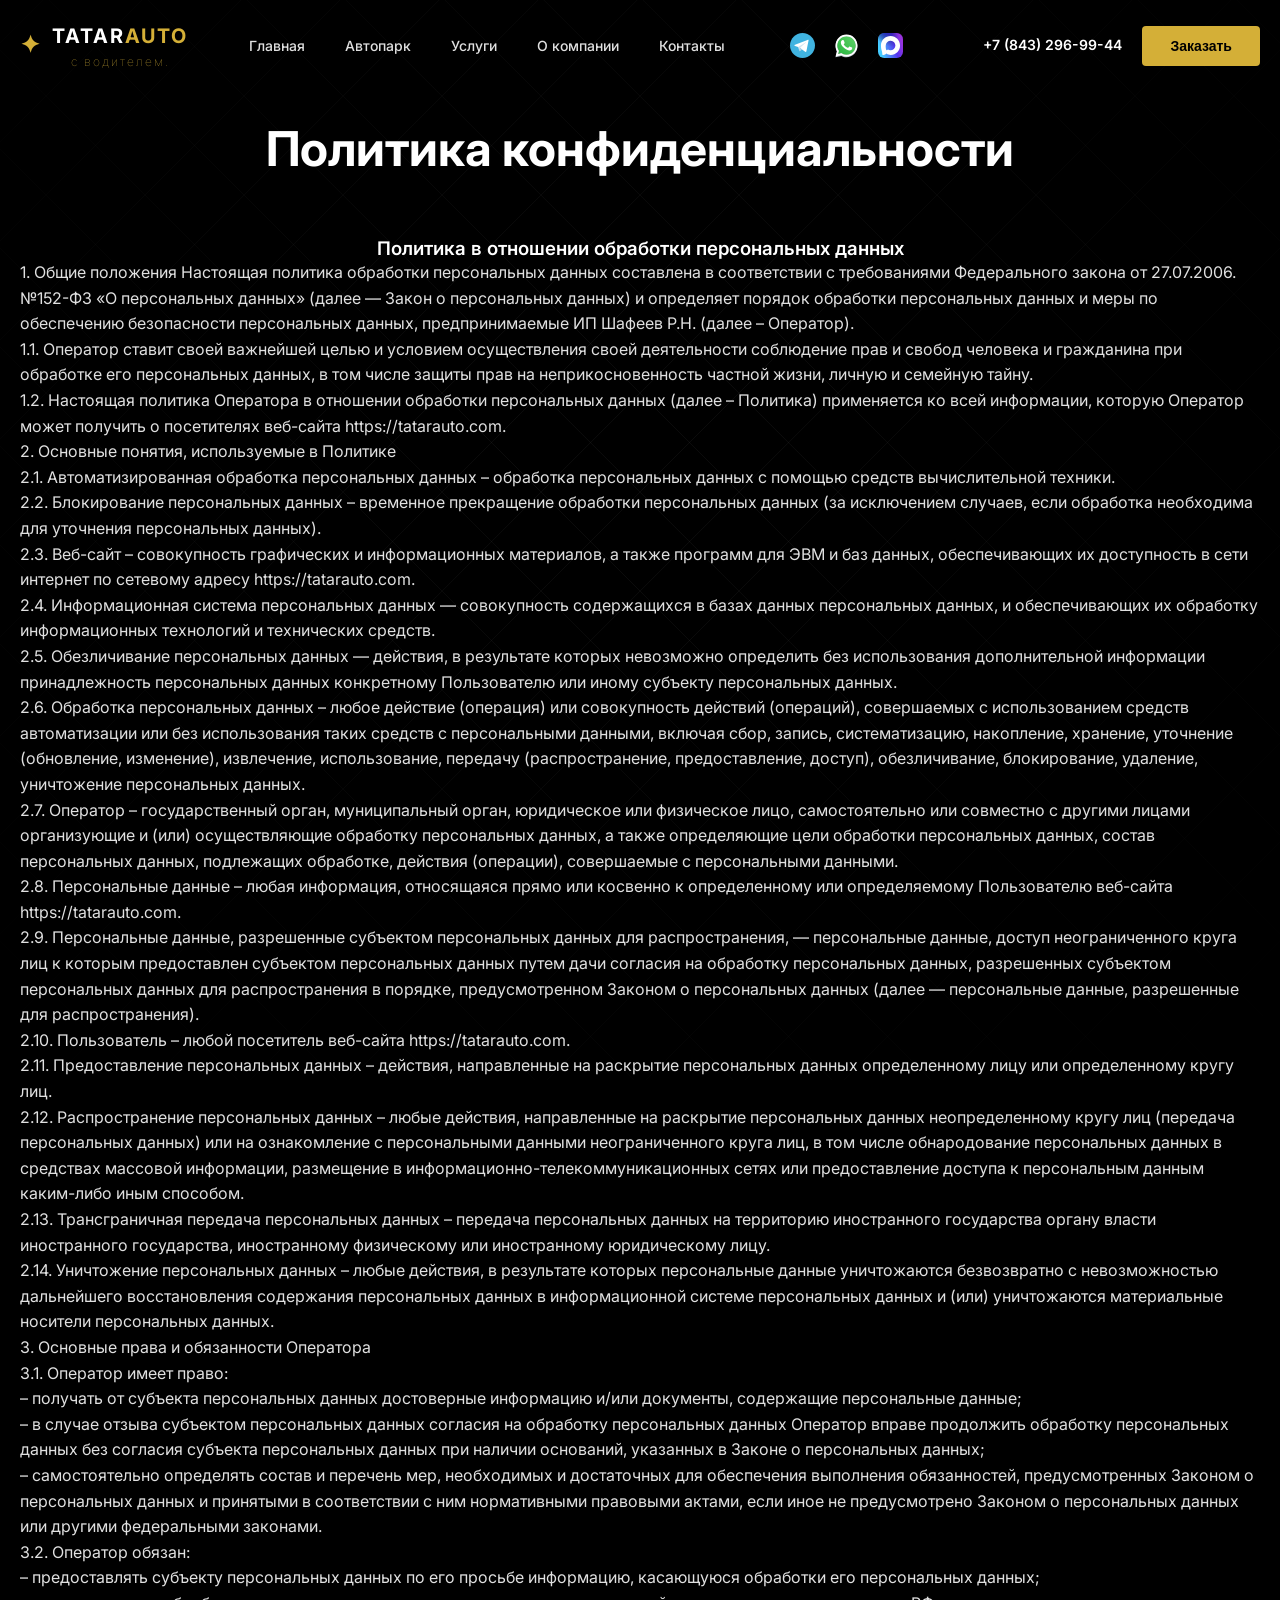
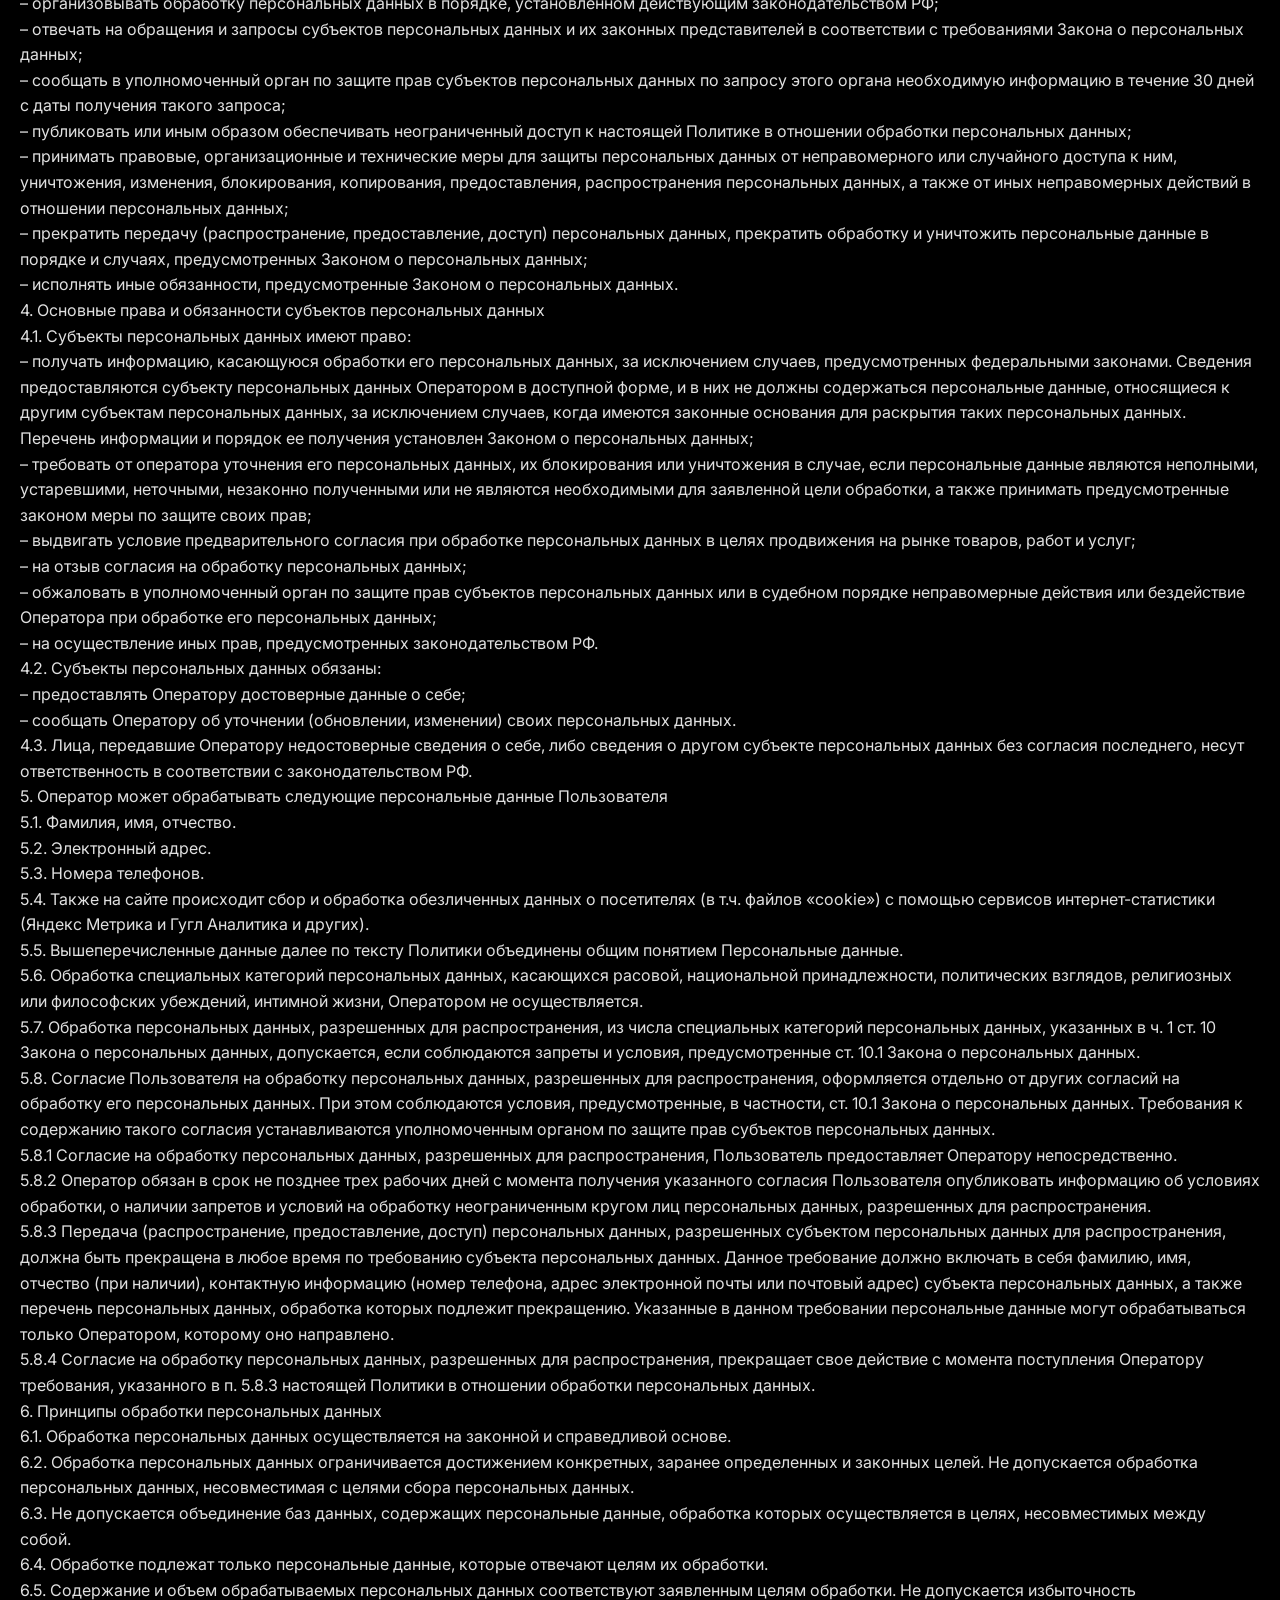
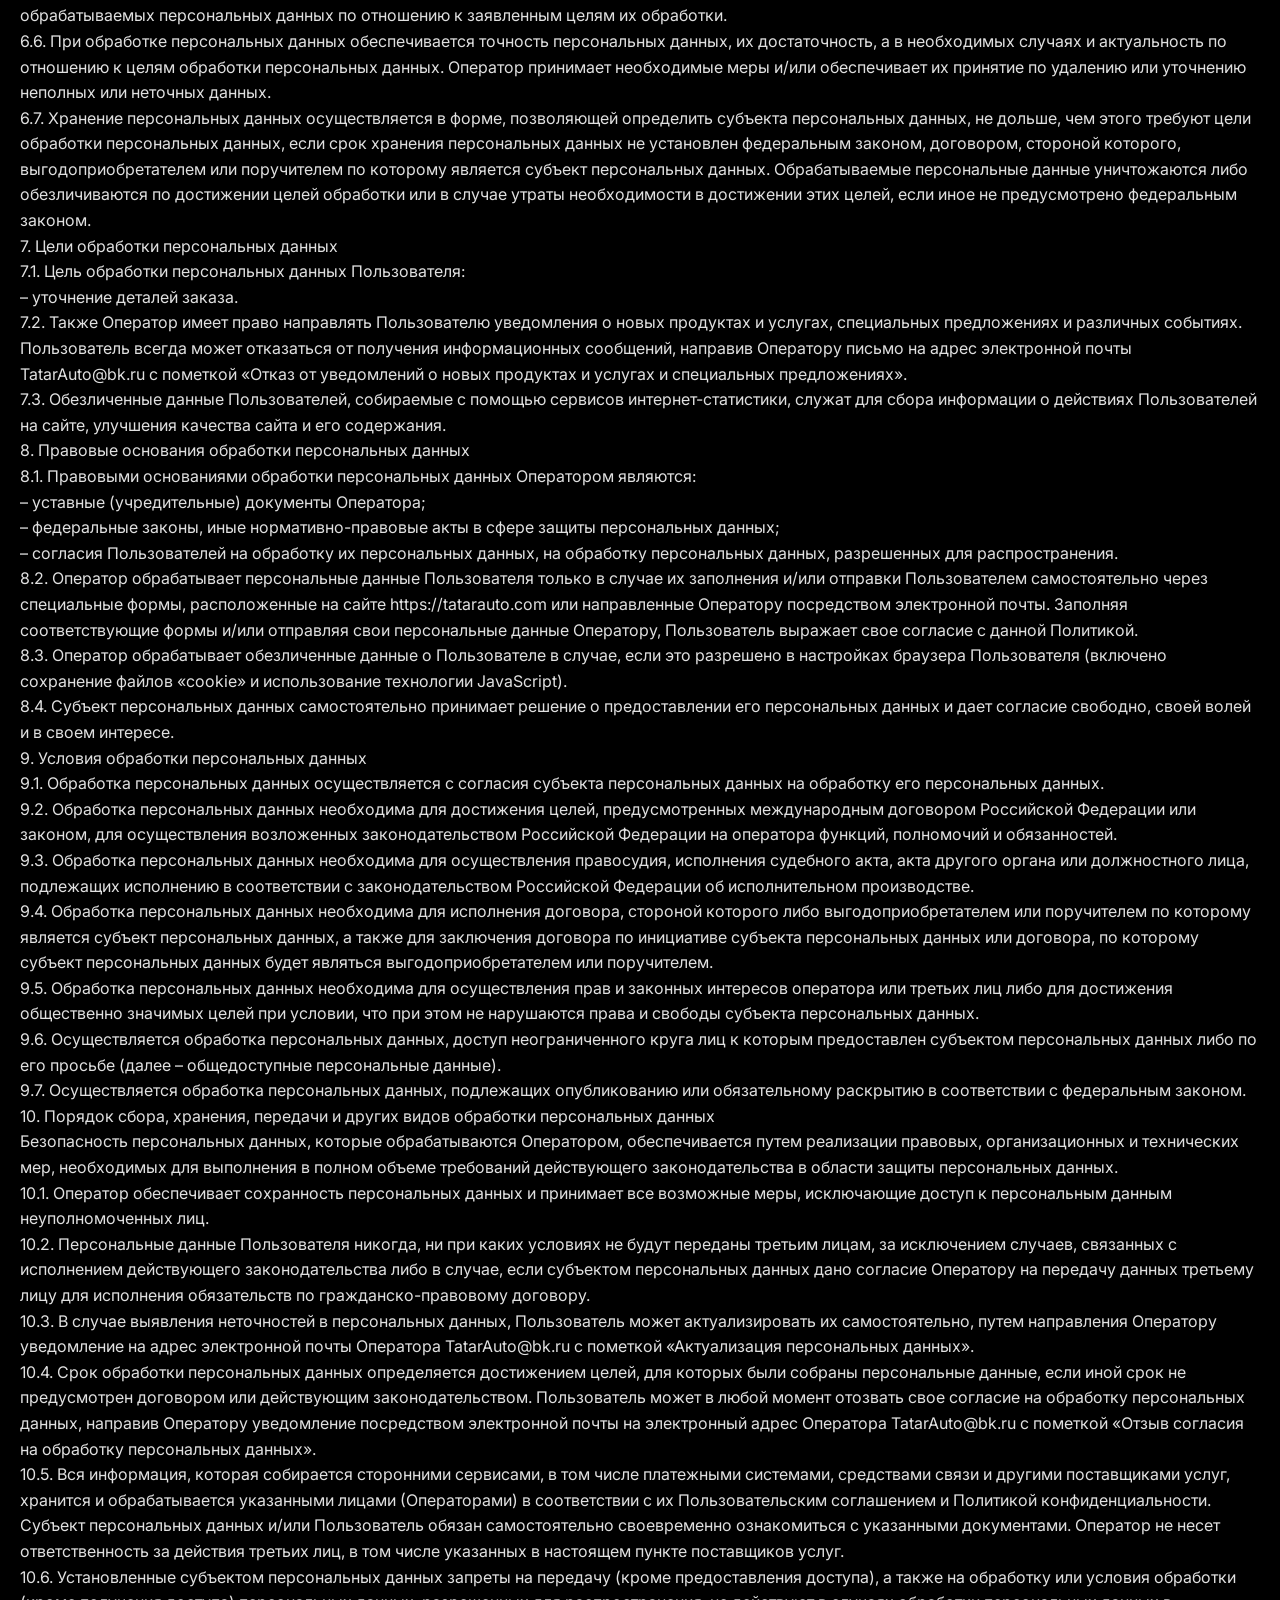
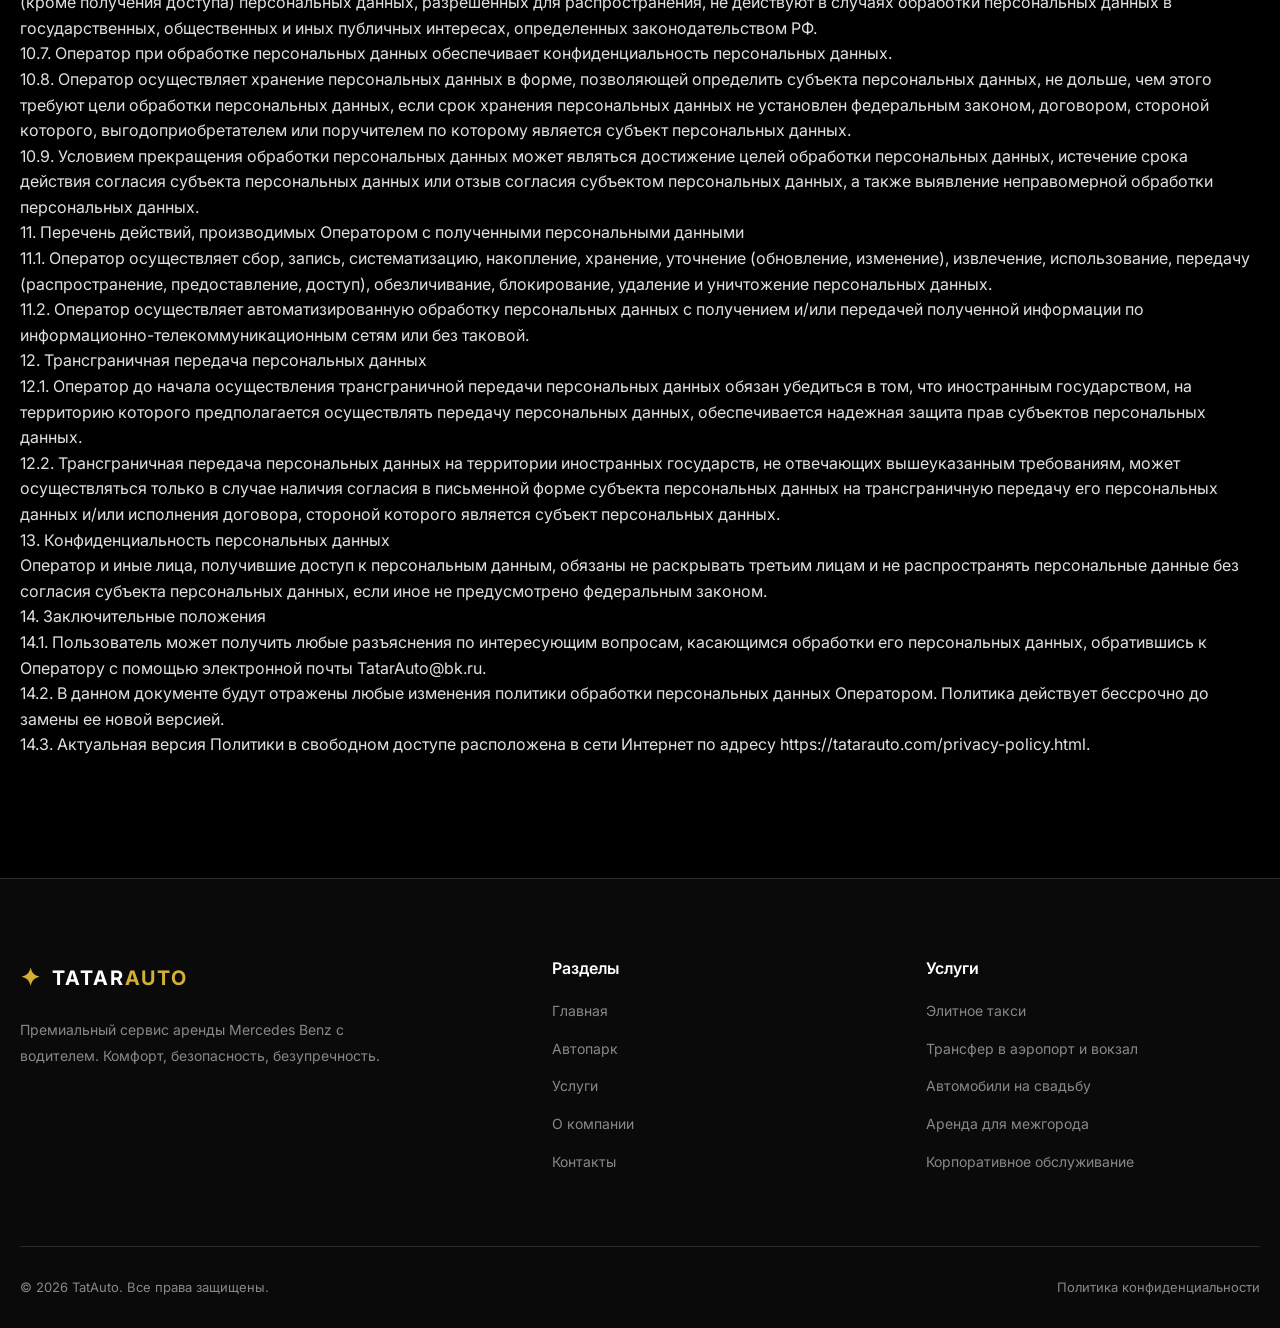
<file: privacy-policy.html>
<!DOCTYPE html>
<html lang="ru">

<head>
    <meta charset="UTF-8">
    <meta name="viewport" content="width=device-width, initial-scale=1.0">
    <title>Политика конфиденциальности | TatarAuto с водителем</title>
    <link rel="stylesheet" href="style.css?v=0.6">
    <link rel="icon" href="favicon.svg" type="image/svg+xml">
    <link rel="preconnect" href="https://fonts.googleapis.com">
    <link href="https://fonts.googleapis.com/css2?family=Inter:wght@300;400;500;600;700&display=swap" rel="stylesheet">
</head>

<body>
    <div class="bg-pattern"></div>
    <!-- Preloader -->
    <div class="preloader">
        <div class="preloader-logo">
            <svg class="mercedes-logo" viewBox="0 0 100 100">
                <circle cx="50" cy="50" r="48" fill="none" stroke="#D4AF37" stroke-width="1" />
                <path d="M50 15 L50 85 M15 50 L85 50 M25 25 L75 75 M25 75 L75 25" stroke="#D4AF37" stroke-width="2" />
            </svg>
            <div class="preloader-text">TatarAuto</div>
        </div>
    </div>

    <!-- Navigation -->
    <nav class="navbar">
        <div class="container">
            <div class="nav-wrapper">
                <a href="/" class="logo">
                    <span class="logo-icon">✦</span>
                    <span class="logo-text">TATAR<span class="accent">AUTO</span>
                        <span class="logo-text2">с водителем.</span>
                </a>
                <ul class="nav-menu">
                    <li><a href="/" class="nav-link active">Главная</a></li>
                    <li><a href="/#fleet" class="nav-link">Автопарк</a></li>
                    <li><a href="/#about" class="nav-link">Услуги</a></li>
                    <li><a href="/#advantages" class="nav-link">О компании</a></li>
                    <li><a href="/#contact" class="nav-link">Контакты</a></li>
                </ul>
                <div class="header-socials">
                    <!-- Telegram -->
                    <a href="https://t.me/+79872050403" aria-label="Telegram">
                        <img src="image/tg.svg">
                    </a>

                    <!-- WhatsApp -->
                    <a href="https://wa.me/79872050403" aria-label="WhatsApp">
                        <img src="image/wa.svg">
                    </a>

                    <!-- Макс -->
                    <a href="https://max.ru/u/f9LHodD0cOI9r-7Fd5RwrSNzGCXtwhL1mIITdt8Pv_jcfv4HCKtzgHrtu4E" aria-label="Макс">
                        <img src="image/max.svg">
                    </a>
                </div>
                <div class="nav-cta">
                    <a href="tel:+78432969944" class="phone-link">+7 (843) 296-99-44</a>
                    <button class="btn-book modal-trigger">Заказать</button>
                </div>
                <div class="hamburger">
                    <span></span>
                    <span></span>
                    <span></span>
                </div>
            </div>
        </div>
    </nav>
    <!-- Mobile Menu Overlay -->
    <div class="mobile-overlay" id="mobileOverlay"></div>

    <!-- Mobile Menu -->
    <div class="mobile-menu" id="mobileMenu">
        <div class="mobile-header">
            <a href="/" class="logo">
                <span class="logo-icon">✦</span>
                <span class="logo-text">TATAR<span class="accent">AUTO</span>
                    <span class="logo-text2">с водителем.</span>
            </a>
            <button class="mobile-close" aria-label="Закрыть меню">&times;</button>
        </div>

        <ul class="mobile-nav">
            <li><a href="/" class="nav-link active">Главная</a></li>
            <li><a href="/#fleet" class="nav-link">Автопарк</a></li>
            <li><a href="/#about" class="nav-link">Услуги</a></li>
            <li><a href="/#advantages" class="nav-link">Преимущества</a></li>
            <li><a href="/#contact" class="nav-link">Контакты</a></li>
        </ul>

        <div class="mobile-footer">
            <a href="tel:+78432969944" class="phone-link">+7 (843) 296-99-44</a>
            <button class="btn-primary modal-trigger" style="width:100%; justify-content:center;">Заказать авто</button>
        </div>
    </div>
    <!-- Fleet Section -->
    <section id="fleet" class="fleet section-padding">
        <div class="container">
            <div class="section-header">
                <h2 class="section-title">Политика конфиденциальности</h2>
            </div>
            <div class="fleet-content">
                <div class="text-item">
                    <h3 class="text-title text-center">Политика в отношении обработки персональных данных</h3>
                    <p>
                        1. Общие положения
                        Настоящая политика обработки персональных данных составлена в соответствии с требованиями Федерального закона от 27.07.2006. №152-ФЗ «О персональных данных» (далее — Закон о персональных данных) и определяет порядок обработки персональных данных и меры по обеспечению безопасности персональных данных, предпринимаемые ИП Шафеев Р.Н. (далее – Оператор).
                    </p>
                    <p>
                        1.1. Оператор ставит своей важнейшей целью и условием осуществления своей деятельности соблюдение прав и свобод человека и гражданина при обработке его персональных данных, в том числе защиты прав на неприкосновенность частной жизни, личную и семейную тайну.
                    </p>
                    <p>
                        1.2. Настоящая политика Оператора в отношении обработки персональных данных (далее – Политика) применяется ко всей информации, которую Оператор может получить о посетителях веб-сайта https://tatarauto.com.
                    </p>
                    <p>
                        2. Основные понятия, используемые в Политике
                    </p>
                    <p>
                        2.1. Автоматизированная обработка персональных данных – обработка персональных данных с помощью средств вычислительной техники.
                    </p>
                    <p>
                        2.2. Блокирование персональных данных – временное прекращение обработки персональных данных (за исключением случаев, если обработка необходима для уточнения персональных данных).
                    </p>
                    <p>
                        2.3. Веб-сайт – совокупность графических и информационных материалов, а также программ для ЭВМ и баз данных, обеспечивающих их доступность в сети интернет по сетевому адресу https://tatarauto.com.
                    </p>
                    <p>
                        2.4. Информационная система персональных данных — совокупность содержащихся в базах данных персональных данных, и обеспечивающих их обработку информационных технологий и технических средств.
                    </p>
                    <p>
                        2.5. Обезличивание персональных данных — действия, в результате которых невозможно определить без использования дополнительной информации принадлежность персональных данных конкретному Пользователю или иному субъекту персональных данных.
                    </p>
                    <p>
                        2.6. Обработка персональных данных – любое действие (операция) или совокупность действий (операций), совершаемых с использованием средств автоматизации или без использования таких средств с персональными данными, включая сбор, запись, систематизацию, накопление, хранение, уточнение (обновление, изменение), извлечение, использование, передачу (распространение, предоставление, доступ), обезличивание, блокирование, удаление, уничтожение персональных данных.
                    </p>
                    <p>
                        2.7. Оператор – государственный орган, муниципальный орган, юридическое или физическое лицо, самостоятельно или совместно с другими лицами организующие и (или) осуществляющие обработку персональных данных, а также определяющие цели обработки персональных данных, состав персональных данных, подлежащих обработке, действия (операции), совершаемые с персональными данными.
                    </p>
                    <p>
                        2.8. Персональные данные – любая информация, относящаяся прямо или косвенно к определенному или определяемому Пользователю веб-сайта https://tatarauto.com.
                    </p>
                    <p>
                        2.9. Персональные данные, разрешенные субъектом персональных данных для распространения, — персональные данные, доступ неограниченного круга лиц к которым предоставлен субъектом персональных данных путем дачи согласия на обработку персональных данных, разрешенных субъектом персональных данных для распространения в порядке, предусмотренном Законом о персональных данных (далее — персональные данные, разрешенные для распространения).
                    </p>
                    <p>
                        2.10. Пользователь – любой посетитель веб-сайта https://tatarauto.com.
                    </p>
                    <p>
                        2.11. Предоставление персональных данных – действия, направленные на раскрытие персональных данных определенному лицу или определенному кругу лиц.
                    </p>
                    <p>
                        2.12. Распространение персональных данных – любые действия, направленные на раскрытие персональных данных неопределенному кругу лиц (передача персональных данных) или на ознакомление с персональными данными неограниченного круга лиц, в том числе обнародование персональных данных в средствах массовой информации, размещение в информационно-телекоммуникационных сетях или предоставление доступа к персональным данным каким-либо иным способом.
                    </p>
                    <p>
                        2.13. Трансграничная передача персональных данных – передача персональных данных на территорию иностранного государства органу власти иностранного государства, иностранному физическому или иностранному юридическому лицу.
                    </p>
                    <p>
                        2.14. Уничтожение персональных данных – любые действия, в результате которых персональные данные уничтожаются безвозвратно с невозможностью дальнейшего восстановления содержания персональных данных в информационной системе персональных данных и (или) уничтожаются материальные носители персональных данных.

                    </p>
                    <p> 3. Основные права и обязанности Оператора
                    </p>
                    <p>
                        3.1. Оператор имеет право:
                    </p>
                    <p>
                        – получать от субъекта персональных данных достоверные информацию и/или документы, содержащие персональные данные;
                    </p>
                    <p>
                        – в случае отзыва субъектом персональных данных согласия на обработку персональных данных Оператор вправе продолжить обработку персональных данных без согласия субъекта персональных данных при наличии оснований, указанных в Законе о персональных данных;
                    </p>
                    <p>
                        – самостоятельно определять состав и перечень мер, необходимых и достаточных для обеспечения выполнения обязанностей, предусмотренных Законом о персональных данных и принятыми в соответствии с ним нормативными правовыми актами, если иное не предусмотрено Законом о персональных данных или другими федеральными законами.
                    </p>
                    <p>
                        3.2. Оператор обязан:
                    </p>
                    <p>
                        – предоставлять субъекту персональных данных по его просьбе информацию, касающуюся обработки его персональных данных;
                    </p>
                    <p>
                        – организовывать обработку персональных данных в порядке, установленном действующим законодательством РФ;
                    </p>
                    <p>
                        – отвечать на обращения и запросы субъектов персональных данных и их законных представителей в соответствии с требованиями Закона о персональных данных;
                    </p>
                    <p>
                        – сообщать в уполномоченный орган по защите прав субъектов персональных данных по запросу этого органа необходимую информацию в течение 30 дней с даты получения такого запроса;
                    </p>
                    <p>
                        – публиковать или иным образом обеспечивать неограниченный доступ к настоящей Политике в отношении обработки персональных данных;
                    </p>
                    <p>
                        – принимать правовые, организационные и технические меры для защиты персональных данных от неправомерного или случайного доступа к ним, уничтожения, изменения, блокирования, копирования, предоставления, распространения персональных данных, а также от иных неправомерных действий в отношении персональных данных;
                    </p>
                    <p>
                        – прекратить передачу (распространение, предоставление, доступ) персональных данных, прекратить обработку и уничтожить персональные данные в порядке и случаях, предусмотренных Законом о персональных данных;
                    </p>
                    <p>
                        – исполнять иные обязанности, предусмотренные Законом о персональных данных.
                    </p>
                    <p>
                        4. Основные права и обязанности субъектов персональных данных
                    </p>
                    <p>
                        4.1. Субъекты персональных данных имеют право:
                    </p>
                    <p>
                        – получать информацию, касающуюся обработки его персональных данных, за исключением случаев, предусмотренных федеральными законами. Сведения предоставляются субъекту персональных данных Оператором в доступной форме, и в них не должны содержаться персональные данные, относящиеся к другим субъектам персональных данных, за исключением случаев, когда имеются законные основания для раскрытия таких персональных данных. Перечень информации и порядок ее получения установлен Законом о персональных данных;
                    </p>
                    <p>
                        – требовать от оператора уточнения его персональных данных, их блокирования или уничтожения в случае, если персональные данные являются неполными, устаревшими, неточными, незаконно полученными или не являются необходимыми для заявленной цели обработки, а также принимать предусмотренные законом меры по защите своих прав;
                    </p>
                    <p>
                        – выдвигать условие предварительного согласия при обработке персональных данных в целях продвижения на рынке товаров, работ и услуг;
                    </p>
                    <p>
                        – на отзыв согласия на обработку персональных данных;
                    </p>
                    <p>
                        – обжаловать в уполномоченный орган по защите прав субъектов персональных данных или в судебном порядке неправомерные действия или бездействие Оператора при обработке его персональных данных;
                    </p>
                    <p>
                        – на осуществление иных прав, предусмотренных законодательством РФ.
                    </p>
                    <p>
                        4.2. Субъекты персональных данных обязаны:
                    </p>
                    <p>
                        – предоставлять Оператору достоверные данные о себе;
                    </p>
                    <p>
                        – сообщать Оператору об уточнении (обновлении, изменении) своих персональных данных.
                    </p>
                    <p>
                        4.3. Лица, передавшие Оператору недостоверные сведения о себе, либо сведения о другом субъекте персональных данных без согласия последнего, несут ответственность в соответствии с законодательством РФ.
                    </p>
                    <p>
                        5. Оператор может обрабатывать следующие персональные данные Пользователя</p>
                    <p>
                        5.1. Фамилия, имя, отчество.
                    </p>
                    <p>
                        5.2. Электронный адрес.
                    </p>
                    <p>
                        5.3. Номера телефонов.
                    </p>
                    <p>
                        5.4. Также на сайте происходит сбор и обработка обезличенных данных о посетителях (в т.ч. файлов «cookie») с помощью сервисов интернет-статистики (Яндекс Метрика и Гугл Аналитика и других).
                    </p>
                    <p>
                        5.5. Вышеперечисленные данные далее по тексту Политики объединены общим понятием Персональные данные.
                    </p>
                    <p>
                        5.6. Обработка специальных категорий персональных данных, касающихся расовой, национальной принадлежности, политических взглядов, религиозных или философских убеждений, интимной жизни, Оператором не осуществляется.
                    </p>
                    <p>
                        5.7. Обработка персональных данных, разрешенных для распространения, из числа специальных категорий персональных данных, указанных в ч. 1 ст. 10 Закона о персональных данных, допускается, если соблюдаются запреты и условия, предусмотренные ст. 10.1 Закона о персональных данных.
                    </p>
                    <p>
                        5.8. Согласие Пользователя на обработку персональных данных, разрешенных для распространения, оформляется отдельно от других согласий на обработку его персональных данных. При этом соблюдаются условия, предусмотренные, в частности, ст. 10.1 Закона о персональных данных. Требования к содержанию такого согласия устанавливаются уполномоченным органом по защите прав субъектов персональных данных.
                    </p>
                    <p>
                        5.8.1 Согласие на обработку персональных данных, разрешенных для распространения, Пользователь предоставляет Оператору непосредственно.
                    </p>
                    <p>
                        5.8.2 Оператор обязан в срок не позднее трех рабочих дней с момента получения указанного согласия Пользователя опубликовать информацию об условиях обработки, о наличии запретов и условий на обработку неограниченным кругом лиц персональных данных, разрешенных для распространения.
                    </p>
                    <p>
                        5.8.3 Передача (распространение, предоставление, доступ) персональных данных, разрешенных субъектом персональных данных для распространения, должна быть прекращена в любое время по требованию субъекта персональных данных. Данное требование должно включать в себя фамилию, имя, отчество (при наличии), контактную информацию (номер телефона, адрес электронной почты или почтовый адрес) субъекта персональных данных, а также перечень персональных данных, обработка которых подлежит прекращению. Указанные в данном требовании персональные данные могут обрабатываться только Оператором, которому оно направлено.
                    </p>
                    <p>
                        5.8.4 Согласие на обработку персональных данных, разрешенных для распространения, прекращает свое действие с момента поступления Оператору требования, указанного в п. 5.8.3 настоящей Политики в отношении обработки персональных данных.
                    </p>
                    <p>
                        6. Принципы обработки персональных данных</p>
                    <p>
                        6.1. Обработка персональных данных осуществляется на законной и справедливой основе.
                    </p>
                    <p>
                        6.2. Обработка персональных данных ограничивается достижением конкретных, заранее определенных и законных целей. Не допускается обработка персональных данных, несовместимая с целями сбора персональных данных.
                    </p>
                    <p>
                        6.3. Не допускается объединение баз данных, содержащих персональные данные, обработка которых осуществляется в целях, несовместимых между собой.
                    </p>
                    <p>
                        6.4. Обработке подлежат только персональные данные, которые отвечают целям их обработки.
                    </p>
                    <p>
                        6.5. Содержание и объем обрабатываемых персональных данных соответствуют заявленным целям обработки. Не допускается избыточность обрабатываемых персональных данных по отношению к заявленным целям их обработки.

                    </p>
                    <p> 6.6. При обработке персональных данных обеспечивается точность персональных данных, их достаточность, а в необходимых случаях и актуальность по отношению к целям обработки персональных данных. Оператор принимает необходимые меры и/или обеспечивает их принятие по удалению или уточнению неполных или неточных данных.
                    </p>
                    <p>
                        6.7. Хранение персональных данных осуществляется в форме, позволяющей определить субъекта персональных данных, не дольше, чем этого требуют цели обработки персональных данных, если срок хранения персональных данных не установлен федеральным законом, договором, стороной которого, выгодоприобретателем или поручителем по которому является субъект персональных данных. Обрабатываемые персональные данные уничтожаются либо обезличиваются по достижении целей обработки или в случае утраты необходимости в достижении этих целей, если иное не предусмотрено федеральным законом.
                    </p>
                    <p>
                        7. Цели обработки персональных данных</p>
                    <p>
                        7.1. Цель обработки персональных данных Пользователя:
                    </p>
                    <p>
                        – уточнение деталей заказа.
                    </p>
                    <p>
                        7.2. Также Оператор имеет право направлять Пользователю уведомления о новых продуктах и услугах, специальных предложениях и различных событиях. Пользователь всегда может отказаться от получения информационных сообщений, направив Оператору письмо на адрес электронной почты TatarAuto@bk.ru с пометкой «Отказ от уведомлений о новых продуктах и услугах и специальных предложениях».
                    </p>
                    <p>
                        7.3. Обезличенные данные Пользователей, собираемые с помощью сервисов интернет-статистики, служат для сбора информации о действиях Пользователей на сайте, улучшения качества сайта и его содержания.
                    </p>
                    <p>
                        8. Правовые основания обработки персональных данных</p>
                    <p>
                        8.1. Правовыми основаниями обработки персональных данных Оператором являются:
                    </p>
                    <p>
                        – уставные (учредительные) документы Оператора;
                    </p>
                    <p>
                        – федеральные законы, иные нормативно-правовые акты в сфере защиты персональных данных;
                    </p>
                    <p>
                        – согласия Пользователей на обработку их персональных данных, на обработку персональных данных, разрешенных для распространения.
                    </p>
                    <p>
                        8.2. Оператор обрабатывает персональные данные Пользователя только в случае их заполнения и/или отправки Пользователем самостоятельно через специальные формы, расположенные на сайте https://tatarauto.com или направленные Оператору посредством электронной почты. Заполняя соответствующие формы и/или отправляя свои персональные данные Оператору, Пользователь выражает свое согласие с данной Политикой.
                    </p>
                    <p>
                        8.3. Оператор обрабатывает обезличенные данные о Пользователе в случае, если это разрешено в настройках браузера Пользователя (включено сохранение файлов «cookie» и использование технологии JavaScript).
                    </p>
                    <p>
                        8.4. Субъект персональных данных самостоятельно принимает решение о предоставлении его персональных данных и дает согласие свободно, своей волей и в своем интересе.
                    </p>
                    <p>
                        9. Условия обработки персональных данных</p>
                    <p>
                        9.1. Обработка персональных данных осуществляется с согласия субъекта персональных данных на обработку его персональных данных.
                    </p>
                    <p>
                        9.2. Обработка персональных данных необходима для достижения целей, предусмотренных международным договором Российской Федерации или законом, для осуществления возложенных законодательством Российской Федерации на оператора функций, полномочий и обязанностей.
                    </p>
                    <p>
                        9.3. Обработка персональных данных необходима для осуществления правосудия, исполнения судебного акта, акта другого органа или должностного лица, подлежащих исполнению в соответствии с законодательством Российской Федерации об исполнительном производстве.
                    </p>
                    <p>
                        9.4. Обработка персональных данных необходима для исполнения договора, стороной которого либо выгодоприобретателем или поручителем по которому является субъект персональных данных, а также для заключения договора по инициативе субъекта персональных данных или договора, по которому субъект персональных данных будет являться выгодоприобретателем или поручителем.
                    </p>
                    <p>
                        9.5. Обработка персональных данных необходима для осуществления прав и законных интересов оператора или третьих лиц либо для достижения общественно значимых целей при условии, что при этом не нарушаются права и свободы субъекта персональных данных.
                    </p>
                    <p>
                        9.6. Осуществляется обработка персональных данных, доступ неограниченного круга лиц к которым предоставлен субъектом персональных данных либо по его просьбе (далее – общедоступные персональные данные).
                    </p>
                    <p>
                        9.7. Осуществляется обработка персональных данных, подлежащих опубликованию или обязательному раскрытию в соответствии с федеральным законом.
                    </p>
                    <p>
                        10. Порядок сбора, хранения, передачи и других видов обработки персональных данных</p>
                    <p>
                        Безопасность персональных данных, которые обрабатываются Оператором, обеспечивается путем реализации правовых, организационных и технических мер, необходимых для выполнения в полном объеме требований действующего законодательства в области защиты персональных данных.
                    </p>
                    <p>
                        10.1. Оператор обеспечивает сохранность персональных данных и принимает все возможные меры, исключающие доступ к персональным данным неуполномоченных лиц.
                    </p>
                    <p>
                        10.2. Персональные данные Пользователя никогда, ни при каких условиях не будут переданы третьим лицам, за исключением случаев, связанных с исполнением действующего законодательства либо в случае, если субъектом персональных данных дано согласие Оператору на передачу данных третьему лицу для исполнения обязательств по гражданско-правовому договору.
                    </p>
                    <p>
                        10.3. В случае выявления неточностей в персональных данных, Пользователь может актуализировать их самостоятельно, путем направления Оператору уведомление на адрес электронной почты Оператора TatarAuto@bk.ru с пометкой «Актуализация персональных данных».
                    </p>
                    <p>
                        10.4. Срок обработки персональных данных определяется достижением целей, для которых были собраны персональные данные, если иной срок не предусмотрен договором или действующим законодательством.
                        Пользователь может в любой момент отозвать свое согласие на обработку персональных данных, направив Оператору уведомление посредством электронной почты на электронный адрес Оператора TatarAuto@bk.ru с пометкой «Отзыв согласия на обработку персональных данных».
                    </p>
                    <p>
                        10.5. Вся информация, которая собирается сторонними сервисами, в том числе платежными системами, средствами связи и другими поставщиками услуг, хранится и обрабатывается указанными лицами (Операторами) в соответствии с их Пользовательским соглашением и Политикой конфиденциальности. Субъект персональных данных и/или Пользователь обязан самостоятельно своевременно ознакомиться с указанными документами. Оператор не несет ответственность за действия третьих лиц, в том числе указанных в настоящем пункте поставщиков услуг.
                    </p>
                    <p>
                        10.6. Установленные субъектом персональных данных запреты на передачу (кроме предоставления доступа), а также на обработку или условия обработки (кроме получения доступа) персональных данных, разрешенных для распространения, не действуют в случаях обработки персональных данных в государственных, общественных и иных публичных интересах, определенных законодательством РФ.
                    </p>
                    <p>
                        10.7. Оператор при обработке персональных данных обеспечивает конфиденциальность персональных данных.
                    </p>
                    <p>
                        10.8. Оператор осуществляет хранение персональных данных в форме, позволяющей определить субъекта персональных данных, не дольше, чем этого требуют цели обработки персональных данных, если срок хранения персональных данных не установлен федеральным законом, договором, стороной которого, выгодоприобретателем или поручителем по которому является субъект персональных данных.
                    </p>
                    <p>
                        10.9. Условием прекращения обработки персональных данных может являться достижение целей обработки персональных данных, истечение срока действия согласия субъекта персональных данных или отзыв согласия субъектом персональных данных, а также выявление неправомерной обработки персональных данных.
                    </p>
                    <p>
                        11. Перечень действий, производимых Оператором с полученными персональными данными</p>
                    <p>
                        11.1. Оператор осуществляет сбор, запись, систематизацию, накопление, хранение, уточнение (обновление, изменение), извлечение, использование, передачу (распространение, предоставление, доступ), обезличивание, блокирование, удаление и уничтожение персональных данных.
                    </p>
                    <p>
                        11.2. Оператор осуществляет автоматизированную обработку персональных данных с получением и/или передачей полученной информации по информационно-телекоммуникационным сетям или без таковой.
                    </p>
                    <p>
                        12. Трансграничная передача персональных данных</p>
                    <p>
                        12.1. Оператор до начала осуществления трансграничной передачи персональных данных обязан убедиться в том, что иностранным государством, на территорию которого предполагается осуществлять передачу персональных данных, обеспечивается надежная защита прав субъектов персональных данных.
                    </p>
                    <p>
                        12.2. Трансграничная передача персональных данных на территории иностранных государств, не отвечающих вышеуказанным требованиям, может осуществляться только в случае наличия согласия в письменной форме субъекта персональных данных на трансграничную передачу его персональных данных и/или исполнения договора, стороной которого является субъект персональных данных.
                    </p>
                    <p>
                        13. Конфиденциальность персональных данных</p>
                    <p>
                        Оператор и иные лица, получившие доступ к персональным данным, обязаны не раскрывать третьим лицам и не распространять персональные данные без согласия субъекта персональных данных, если иное не предусмотрено федеральным законом.
                    </p>
                    <p>
                        14. Заключительные положения</p>
                    <p>
                        14.1. Пользователь может получить любые разъяснения по интересующим вопросам, касающимся обработки его персональных данных, обратившись к Оператору с помощью электронной почты TatarAuto@bk.ru.
                    </p>
                    <p>
                        14.2. В данном документе будут отражены любые изменения политики обработки персональных данных Оператором. Политика действует бессрочно до замены ее новой версией.
                    </p>
                    <p>
                        14.3. Актуальная версия Политики в свободном доступе расположена в сети Интернет по адресу https://tatarauto.com/privacy-policy.html.
                    </p>
                </div>
            </div>
        </div>
    </section>

    <!-- Footer -->
    <footer class="footer">
        <div class="container">
            <div class="footer-wrapper">
                <div class="footer-brand">
                    <a href="#" class="logo">
                        <span class="logo-icon">✦</span>
                        <span class="logo-text">TATAR<span class="accent">AUTO</span>
                    </a>
                    <p class="footer-desc">Премиальный сервис аренды Mercedes Benz с водителем. Комфорт, безопасность, безупречность.</p>
                </div>
                <div class="footer-links">
                    <div class="footer-column">
                        <h4>Разделы</h4>
                        <ul>
                            <li><a href="#home">Главная</a></li>
                            <li><a href="#fleet">Автопарк</a></li>
                            <li><a href="#about">Услуги</a></li>
                            <li><a href="#advantages">О компании</a></li>
                            <li><a href="#contact">Контакты</a></li>
                        </ul>
                    </div>
                    <div class="footer-column">
                        <h4>Услуги</h4>
                        <ul>
                            <li><a href="#">Элитное такси</a></li>
                            <li><a href="#">Трансфер в аэропорт и вокзал</a></li>
                            <li><a href="#">Автомобили на свадьбу</a></li>
                            <li><a href="#">Аренда для межгорода</a></li>
                            <li><a href="#">Корпоративное обслуживание</a></li>
                        </ul>
                    </div>
                </div>
            </div>
            <div class="footer-bottom">
                <p>&copy; 2026 TatAuto. Все права защищены.</p>
                <div class="footer-legal">
                    <a href="/privacy-policy.html">Политика конфиденциальности</a>
                </div>
            </div>
        </div>
    </footer>

    <!-- Modal -->
    <div class="modal" id="bookingModal">
        <div class="modal-overlay"></div>
        <div class="modal-content">
            <button class="modal-close">&times;</button>
            <div class="modal-body">
                <form class="contact-form" id="bookingForm">
                    <h3 class="form-title">Заказать автомобиль</h3>
                    <p>Оставьте ваши контакты, и мы свяжемся с вами в ближайшее время</p>
                    <div class="form-group">
                        <input type="text" class="form-input" name="name" placeholder="Ваше имя" required>
                    </div>
                    <div class="form-group">
                        <input type="tel" class="form-input" name="phone" placeholder="Телефон" required>
                    </div>
                    <div class="form-row">
                        <div class="form-group">
                            <input type="date" name="date" class="form-input" required>
                        </div>
                        <div class="form-group">
                            <input type="time" name="time" class="form-input" required>
                        </div>
                    </div>
                    <div class="form-group">
                        <select name="car" class="form-input" required>
                            <option value="">Выберите автомобиль</option>
                            <option value="W223">S-class AMG W223</option>
                            <option value="Maybach">S-class W222 Maybach</option>
                            <option value="GLS">GLS</option>
                            <option value="W222">S-class AMG W222</option>
                            <option value="V-Class">V-Class</option>
                            <option value="Sprinter">Sprinter</option>
                        </select>
                    </div>
                    <div class="form-group">
                        <textarea name="message" class="form-input" rows="4" placeholder="Дополнительные пожелания"></textarea>
                    </div>
                    <label class="form-label">
                        <input type="checkbox" class="checkbox-input" required>
                        <span>Я даю свое согласие на обработку персональных данных и соглашаюсь с
                            <a href="/privacy-policy.html" target="_blank">условиями и политикой конфиденциальности.</a>
                        </span>
                    </label>
                    <button type="submit" class="btn-primary btn-full">
                        <span>Отправить заявку</span>
                        <svg width="20" height="20" viewBox="0 0 20 20" fill="none">
                            <path d="M4 10H16M16 10L10 4M16 10L10 16" stroke="currentColor" stroke-width="2" stroke-linecap="round" stroke-linejoin="round" />
                        </svg>
                    </button>
                </form>
            </div>
        </div>
    </div>

    <script src="https://code.jquery.com/jquery-3.7.1.min.js"></script>
    <script src="script.js?v=0.6"></script>
</body>

</html>
</file>
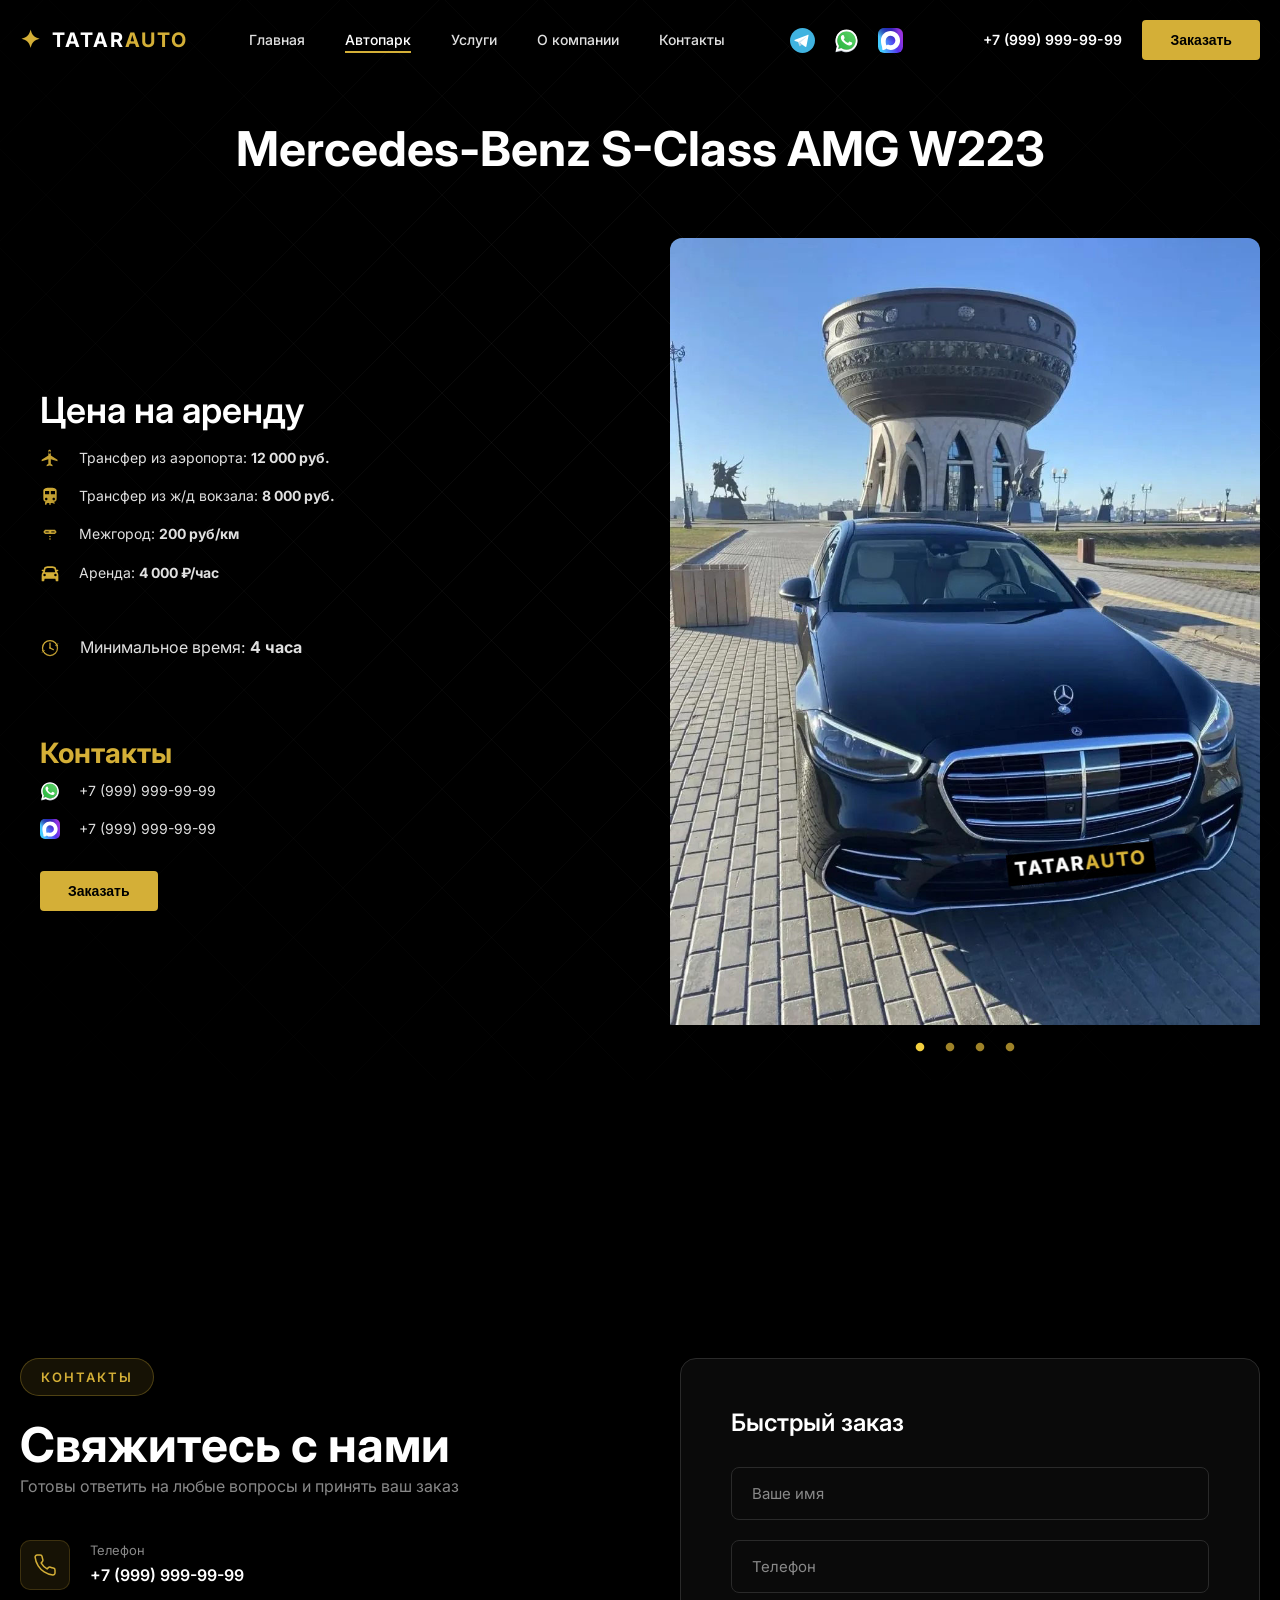
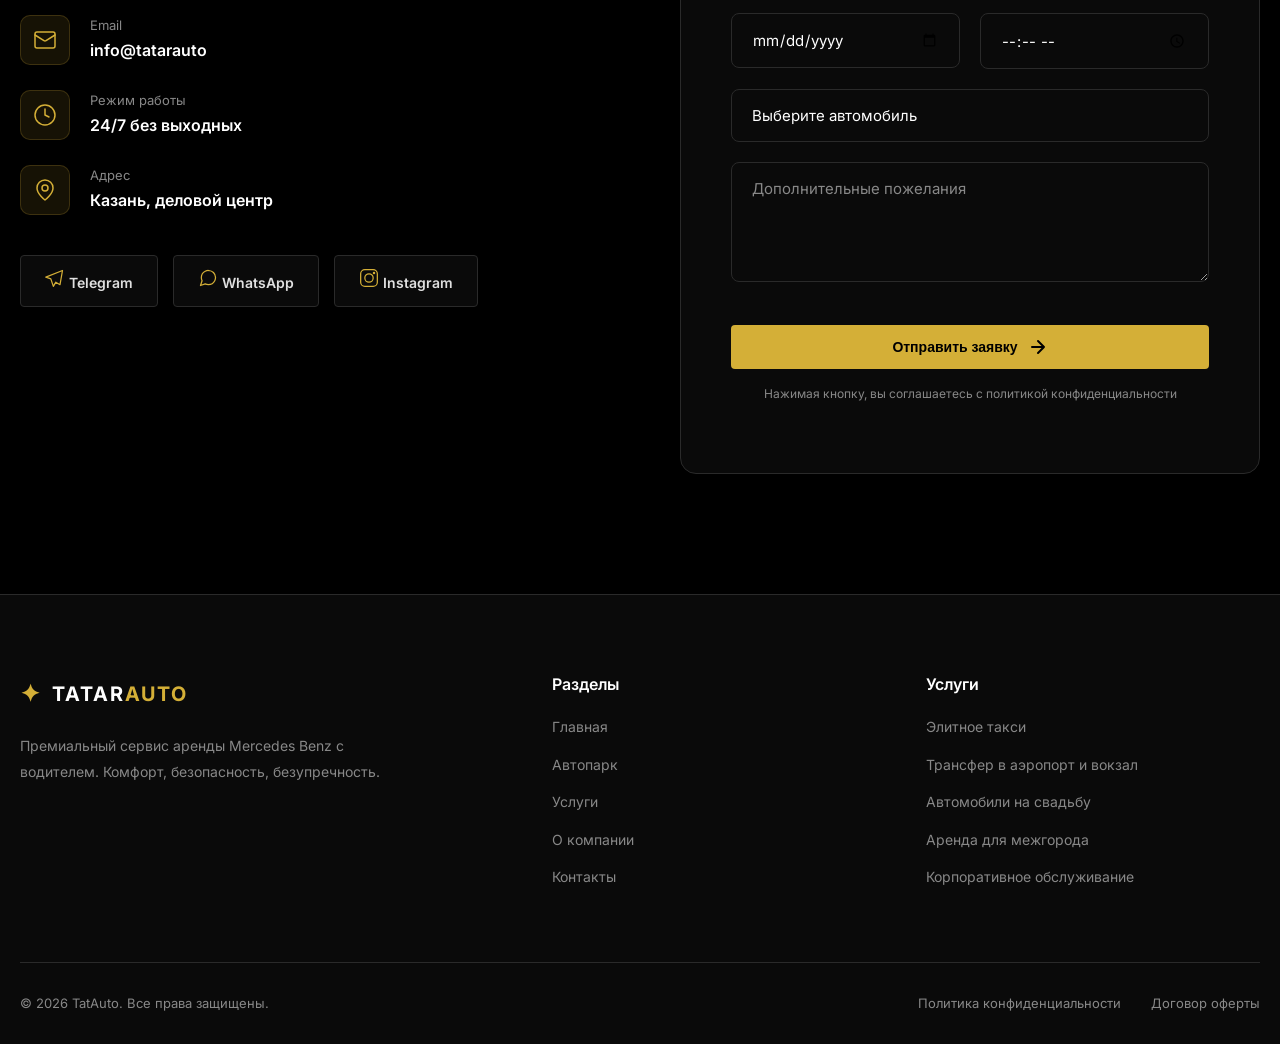
<file: single.html>
<!DOCTYPE html>
<html lang="ru">

<head>
    <meta charset="UTF-8">
    <meta name="viewport" content="width=device-width, initial-scale=1.0">
    <title>Аренда Mercedes с водителем в Казани и за пределами города | TatarAuto с водителем</title>
    <link rel="stylesheet" href="style.css">
    <link rel="preconnect" href="https://fonts.googleapis.com">
    <link href="https://fonts.googleapis.com/css2?family=Inter:wght@300;400;500;600;700&display=swap" rel="stylesheet">
</head>

<body>
    <div class="bg-pattern"></div>
    <!-- Preloader -->
    <div class="preloader">
        <div class="preloader-logo">
            <svg class="mercedes-logo" viewBox="0 0 100 100">
                <circle cx="50" cy="50" r="48" fill="none" stroke="#D4AF37" stroke-width="1" />
                <path d="M50 15 L50 85 M15 50 L85 50 M25 25 L75 75 M25 75 L75 25" stroke="#D4AF37" stroke-width="2" />
            </svg>
            <div class="preloader-text">TatarAuto</div>
        </div>
    </div>

    <!-- Navigation -->
    <nav class="navbar">
        <div class="container">
            <div class="nav-wrapper">
                <a href="/" class="logo">
                    <span class="logo-icon">✦</span>
                    <span class="logo-text">TATAR<span class="accent">AUTO</span>
                </a>
                <ul class="nav-menu">
                    <li><a href="#home" class="nav-link active">Главная</a></li>
                    <li><a href="#fleet" class="nav-link">Автопарк</a></li>
                    <li><a href="#about" class="nav-link">Услуги</a></li>
                    <li><a href="#advantages" class="nav-link">О компании</a></li>
                    <li><a href="#contact" class="nav-link">Контакты</a></li>
                </ul>
                <div class="header-socials">
                    <!-- Telegram -->
                    <a href="#" aria-label="Telegram">
                        <img src="image/tg.svg">
                    </a>

                    <!-- WhatsApp -->
                    <a href="#" aria-label="WhatsApp">
                        <img src="image/wa.svg">
                    </a>

                    <!-- Макс (VK) -->
                    <a href="#" aria-label="Макс">
                        <img src="image/max.svg">
                    </a>
                </div>
                <div class="nav-cta">
                    <a href="tel:+79999999999" class="phone-link">+7 (999) 999-99-99</a>
                    <button class="btn-book modal-trigger">Заказать</button>
                </div>
                <div class="hamburger">
                    <span></span>
                    <span></span>
                    <span></span>
                </div>
            </div>
        </div>
    </nav>

    <!-- Fleet Section -->
    <section id="fleet" class="fleet section-padding">
        <div class="container">
            <div class="section-header">
                <h2 class="section-title">Mercedes-Benz S-Class AMG W223</h2>
            </div>
            <div class="fleet-content">
                <div class="fleet-item active" id="s-class">
                    <div class="fleet-info">
                        <h3 class="fleet-title">Цена на аренду</h3>
                        <ul class="fleet-features">
                            <li>
                                <img src="image/aero.svg">
                                Трансфер из аэропорта: <b>12 000 руб.</b>
                            </li>
                            <li>
                                <img src="image/zhd.svg">
                                Трансфер из ж/д вокзала: <b>8 000 руб.</b>
                            </li>
                            <li>
                                <img src="image/mezh.svg">
                                Межгород: <b>200 руб/км</b>
                            </li>
                            <li>
                                <img src="image/auto.svg">
                                Аренда: <b>4 000 ₽/час</b>
                            </li>
                        </ul>
                        <div class="fleet-price">
                            <div class="price-block">
                                <span class="price-value"><img src="image/time.svg"></span>
                                <span class="price-label">Минимальное время: </span>
                                <span class="price-currency"><b>4 часа</b></span>
                            </div>
                        </div>
                        <div class="contact-block">
                            <span class="contact-block-value">Контакты</span>
                            <ul class="fleet-features">
                                <li>
                                    <a href="#" aria-label="WhatsApp">
                                        <img src="image/wa.svg">
                                        +7 (999) 999-99-99
                                    </a>
                                </li>
                                <li>
                                    <a href="#" aria-label="Макс">
                                        <img src="image/max.svg">
                                        +7 (999) 999-99-99
                                    </a>
                                </li>
                            </ul>
                            <span class="contact-label">

                            </span>
                            <button class="btn-primary modal-trigger">Заказать</button>
                        </div>
                    </div>
                    <div class="fleet-image-wrapper">
                        <div class="fleet-glow"></div>
                        <div class="slideshow">
                            <img src="image/W223/W223-1.jpg" alt="S-Class">
                            <img src="image/W223/W223-2.jpg" alt="S-Class">
                            <img src="image/W223/W223-3.jpg" alt="S-Class">
                            <img src="image/W223/W223-4.jpg" alt="S-Class">
                        </div>
                    </div>
                </div>
                <!--div class="text-item">
                    <h3 class="text-title text-center">Seo title</h3>
                    <p>Seo text</p>
                </div-->
            </div>
        </div>
    </section>
    <!-- Contact Section -->
    <section id="contact" class="contact section-padding">
        <div class="container">
            <div class="contact-wrapper">
                <div class="contact-info">
                    <div class="section-badge">Контакты</div>
                    <h2 class="section-title">Свяжитесь с нами</h2>
                    <p class="contact-desc">Готовы ответить на любые вопросы и принять ваш заказ</p>

                    <div class="contact-items">
                        <div class="contact-item">
                            <div class="contact-icon">
                                <!-- Phone -->
                                <svg viewBox="0 0 24 24" fill="none" stroke="currentColor" stroke-width="1.5" stroke-linecap="round" stroke-linejoin="round">
                                    <path d="M22 16.92v3a2 2 0 0 1-2.18 2 19.79 19.79 0 0 1-8.63-3.07 19.5 19.5 0 0 1-6-6 19.79 19.79 0 0 1-3.07-8.67A2 2 0 0 1 4.11 2h3a2 2 0 0 1 2 1.72 12.84 12.84 0 0 0 .7 2.81 2 2 0 0 1-.45 2.11L8.09 9.91a16 16 0 0 0 6 6l1.27-1.27a2 2 0 0 1 2.11-.45 12.84 12.84 0 0 0 2.81.7A2 2 0 0 1 22 16.92z" />
                                </svg>
                            </div>
                            <div class="contact-details">
                                <span class="contact-label">Телефон</span>
                                <a href="tel:+79999999999" class="contact-value">+7 (999) 999-99-99</a>
                            </div>
                        </div>

                        <div class="contact-item">
                            <div class="contact-icon">
                                <!-- Email -->
                                <svg viewBox="0 0 24 24" fill="none" stroke="currentColor" stroke-width="1.5" stroke-linecap="round" stroke-linejoin="round">
                                    <rect x="2" y="4" width="20" height="16" rx="2" />
                                    <path d="m22 7-8.97 5.7a1.94 1.94 0 0 1-2.06 0L2 7" />
                                </svg>
                            </div>
                            <div class="contact-details">
                                <span class="contact-label">Email</span>
                                <a href="mailto:info@tatarauto.com" class="contact-value">info@tatarauto</a>
                            </div>
                        </div>

                        <div class="contact-item">
                            <div class="contact-icon">
                                <!-- Clock -->
                                <svg viewBox="0 0 24 24" fill="none" stroke="currentColor" stroke-width="1.5" stroke-linecap="round" stroke-linejoin="round">
                                    <circle cx="12" cy="12" r="10" />
                                    <polyline points="12 6 12 12 16 14" />
                                </svg>
                            </div>
                            <div class="contact-details">
                                <span class="contact-label">Режим работы</span>
                                <span class="contact-value">24/7 без выходных</span>
                            </div>
                        </div>

                        <div class="contact-item">
                            <div class="contact-icon">
                                <!-- Map Pin -->
                                <svg viewBox="0 0 24 24" fill="none" stroke="currentColor" stroke-width="1.5" stroke-linecap="round" stroke-linejoin="round">
                                    <path d="M20 10c0 6-8 12-8 12s-8-6-8-12a8 8 0 0 1 16 0Z" />
                                    <circle cx="12" cy="10" r="3" />
                                </svg>
                            </div>
                            <div class="contact-details">
                                <span class="contact-label">Адрес</span>
                                <span class="contact-value">Казань, деловой центр</span>
                            </div>
                        </div>
                    </div>

                    <div class="social-links">
                        <a href="#" class="social-link">
                            <svg xmlns="http://www.w3.org/2000/svg" width="20" height="20" viewBox="0 0 24 24" fill="none" stroke="#D4AF37" stroke-width="1.5" stroke-linecap="round" stroke-linejoin="round">
                                <path d="M21 3L1 11l6 2 3 9 3-5 5 3 3-17z"></path>
                            </svg>
                            Telegram
                        </a>
                        <a href="#" class="social-link">
                            <svg xmlns="http://www.w3.org/2000/svg" width="20" height="20" viewBox="0 0 24 24" fill="none" stroke="#D4AF37" stroke-width="1.5" stroke-linecap="round" stroke-linejoin="round">
                                <path d="M21 11.5a8.38 8.38 0 0 1-.9 3.8 8.5 8.5 0 0 1-7.6 4.7 8.38 8.38 0 0 1-3.8-.9L3 21l1.9-5.7a8.38 8.38 0 0 1-.9-3.8 8.5 8.5 0 0 1 4.7-7.6 8.38 8.38 0 0 1 3.8-.9h.5a8.48 8.48 0 0 1 8 8v.5z"></path>
                            </svg>
                            WhatsApp
                        </a>
                        <a href="#" class="social-link">
                            <svg xmlns="http://www.w3.org/2000/svg" width="20" height="20" viewBox="0 0 24 24" fill="none" stroke="#D4AF37" stroke-width="1.5" stroke-linecap="round" stroke-linejoin="round">
                                <rect x="2" y="2" width="20" height="20" rx="5"></rect>
                                <circle cx="12" cy="12" r="5"></circle>
                                <circle cx="18" cy="6" r="1.5" fill="#D4AF37" stroke="none"></circle>
                            </svg>
                            Instagram
                        </a>
                    </div>
                </div>

                <div class="contact-form-wrapper">
                    <form class="contact-form" id="bookingForm">
                        <h3 class="form-title">Быстрый заказ</h3>
                        <div class="form-group">
                            <input type="text" class="form-input" placeholder="Ваше имя" required>
                        </div>
                        <div class="form-group">
                            <input type="tel" class="form-input" placeholder="Телефон" required>
                        </div>
                        <div class="form-row">
                            <div class="form-group">
                                <input type="date" class="form-input" required>
                            </div>
                            <div class="form-group">
                                <input type="time" class="form-input" required>
                            </div>
                        </div>
                        <div class="form-group">
                            <select class="form-input" required>
                                <option value="">Выберите автомобиль</option>
                                <option value="s-class">S-class AMG W222</option>
                                <option value="e-class">S-class AMG W223</option>
                                <option value="v-class">V-Class</option>
                                <option value="sprinter">Sprinter</option>
                            </select>
                        </div>
                        <div class="form-group">
                            <textarea class="form-input" rows="4" placeholder="Дополнительные пожелания"></textarea>
                        </div>
                        <button type="submit" class="btn-primary btn-full">
                            <span>Отправить заявку</span>
                            <svg width="20" height="20" viewBox="0 0 20 20" fill="none">
                                <path d="M4 10H16M16 10L10 4M16 10L10 16" stroke="currentColor" stroke-width="2" stroke-linecap="round" stroke-linejoin="round" />
                            </svg>
                        </button>
                        <p class="form-note">Нажимая кнопку, вы соглашаетесь с политикой конфиденциальности</p>
                    </form>
                </div>
            </div>
        </div>
    </section>

    <!-- Footer -->
    <footer class="footer">
        <div class="container">
            <div class="footer-wrapper">
                <div class="footer-brand">
                    <a href="#" class="logo">
                        <span class="logo-icon">✦</span>
                        <span class="logo-text">TATAR<span class="accent">AUTO</span>
                    </a>
                    <p class="footer-desc">Премиальный сервис аренды Mercedes Benz с водителем. Комфорт, безопасность, безупречность.</p>
                </div>
                <div class="footer-links">
                    <div class="footer-column">
                        <h4>Разделы</h4>
                        <ul>
                            <li><a href="#home">Главная</a></li>
                            <li><a href="#fleet">Автопарк</a></li>
                            <li><a href="#about">Услуги</a></li>
                            <li><a href="#advantages">О компании</a></li>
                            <li><a href="#contact">Контакты</a></li>
                        </ul>
                    </div>
                    <div class="footer-column">
                        <h4>Услуги</h4>
                        <ul>
                            <li><a href="#">Элитное такси</a></li>
                            <li><a href="#">Трансфер в аэропорт и вокзал</a></li>
                            <li><a href="#">Автомобили на свадьбу</a></li>
                            <li><a href="#">Аренда для межгорода</a></li>
                            <li><a href="#">Корпоративное обслуживание</a></li>
                        </ul>
                    </div>
                </div>
            </div>
            <div class="footer-bottom">
                <p>&copy; 2026 TatAuto. Все права защищены.</p>
                <div class="footer-legal">
                    <a href="#">Политика конфиденциальности</a>
                    <a href="#">Договор оферты</a>
                </div>
            </div>
        </div>
    </footer>

    <!-- Modal -->
    <div class="modal" id="bookingModal">
        <div class="modal-overlay"></div>
        <div class="modal-content">
            <button class="modal-close">&times;</button>
            <div class="modal-body">
                <form class="contact-form" id="bookingForm">
                    <h3 class="form-title">Заказать автомобиль</h3>
                    <p>Оставьте ваши контакты, и мы свяжемся с вами в ближайшее время</p>
                    <div class="form-group">
                        <input type="text" class="form-input" placeholder="Ваше имя" required>
                    </div>
                    <div class="form-group">
                        <input type="tel" class="form-input" placeholder="Телефон" required>
                    </div>
                    <div class="form-row">
                        <div class="form-group">
                            <input type="date" class="form-input" required>
                        </div>
                        <div class="form-group">
                            <input type="time" class="form-input" required>
                        </div>
                    </div>
                    <div class="form-group">
                        <select class="form-input" required>
                            <option value="">Выберите автомобиль</option>
                            <option value="s-class">S-class AMG W222</option>
                            <option value="e-class">S-class AMG W223</option>
                            <option value="v-class">V-Class</option>
                            <option value="sprinter">Sprinter</option>
                        </select>
                    </div>
                    <div class="form-group">
                        <textarea class="form-input" rows="4" placeholder="Дополнительные пожелания"></textarea>
                    </div>
                    <button type="submit" class="btn-primary btn-full">
                        <span>Отправить заявку</span>
                        <svg width="20" height="20" viewBox="0 0 20 20" fill="none">
                            <path d="M4 10H16M16 10L10 4M16 10L10 16" stroke="currentColor" stroke-width="2" stroke-linecap="round" stroke-linejoin="round" />
                        </svg>
                    </button>
                    <p class="form-note">Нажимая кнопку, вы соглашаетесь с политикой конфиденциальности</p>
                </form>
            </div>
        </div>
    </div>

    <script src="https://code.jquery.com/jquery-3.7.1.min.js"></script>
    <script src="script.js"></script>
    <link rel="stylesheet" type="text/css" href="/css/slick.css" />
    <link rel="stylesheet" href="/css/slick-theme.css">
    <script src="https://cdnjs.cloudflare.com/ajax/libs/jquery/2.2.1/jquery.min.js"></script>
    <script src="/js/slick.min.js"></script>
    <script type="text/javascript">
        $(document).ready(function () {
            $(".slideshow").slick({
                infinite: true,
                speed: 300,
                fade: false,
                slidesToShow: 1,
                slidesToScroll: 1,
                swipe: true,
                draggable: true,
                arrows: false,
                dots: true,
                adaptiveHeight: true,
            });
        });
    </script>
</body>

</html>
</file>
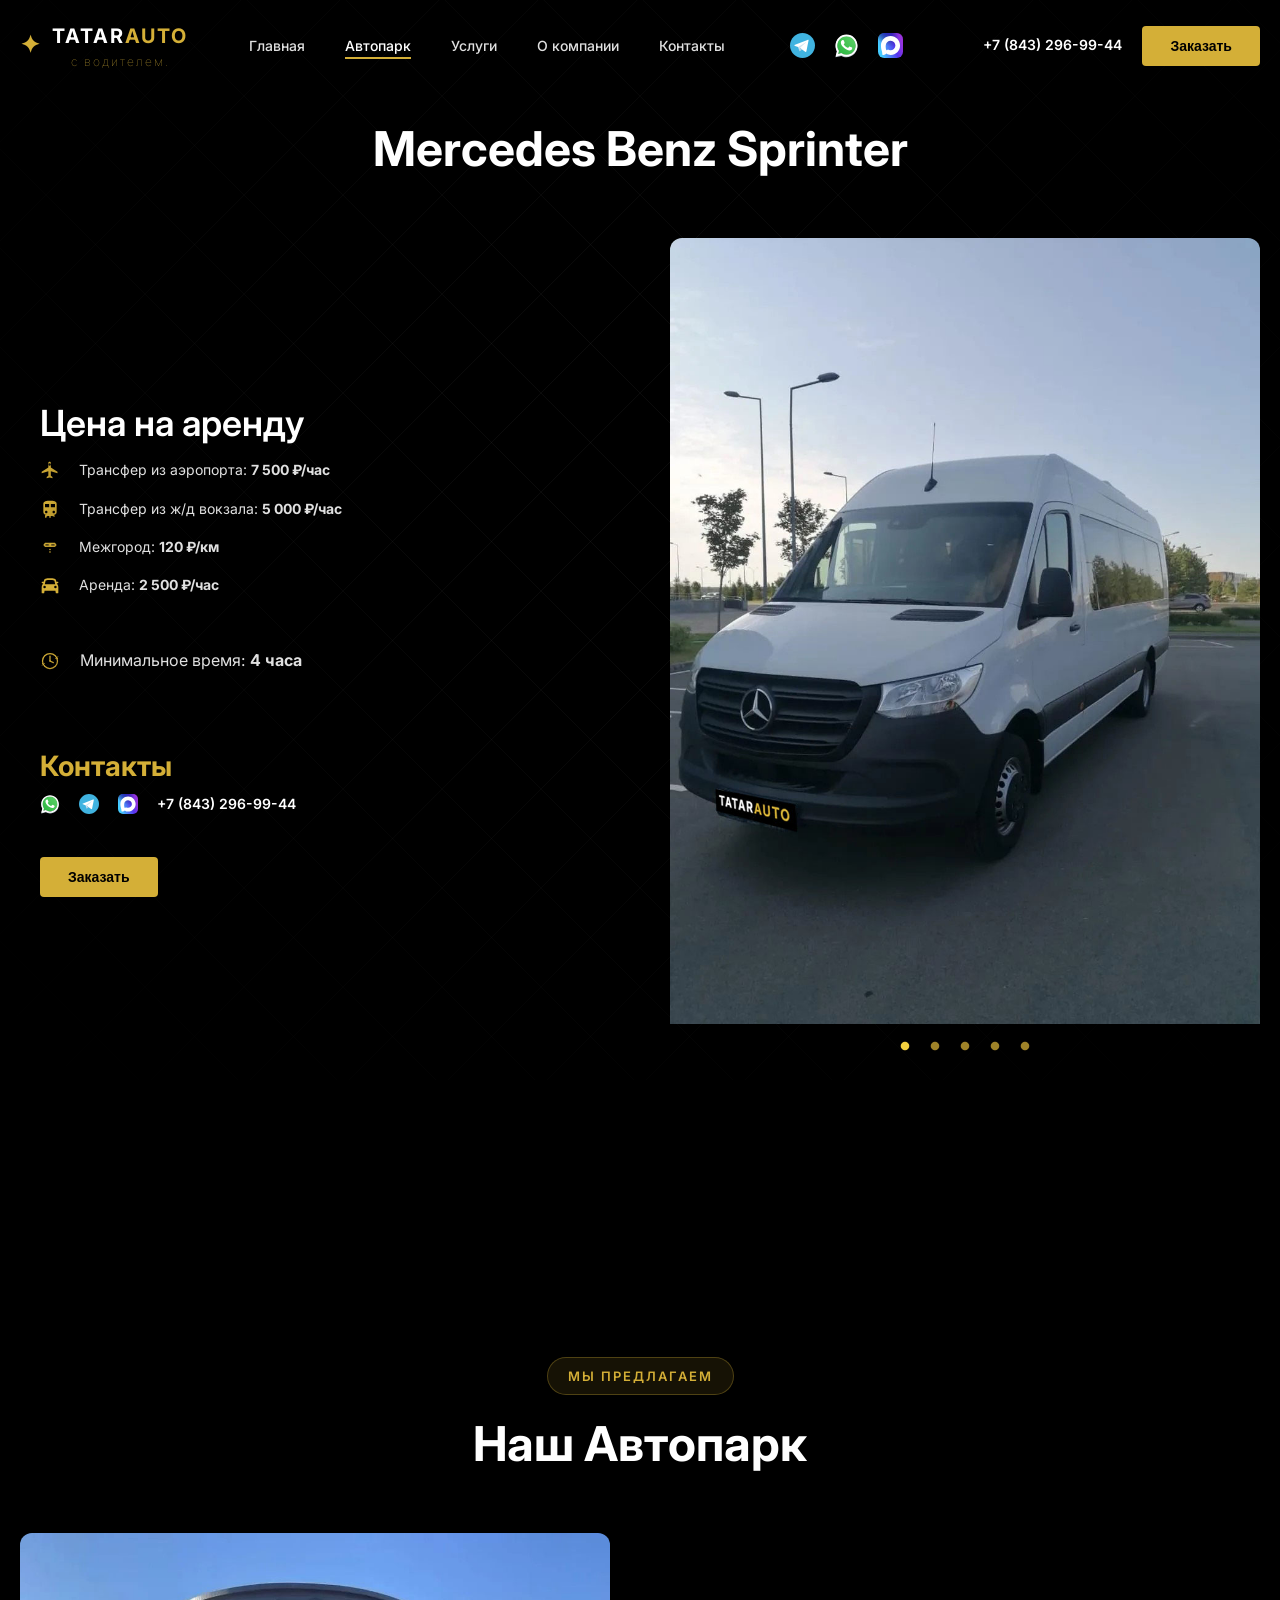
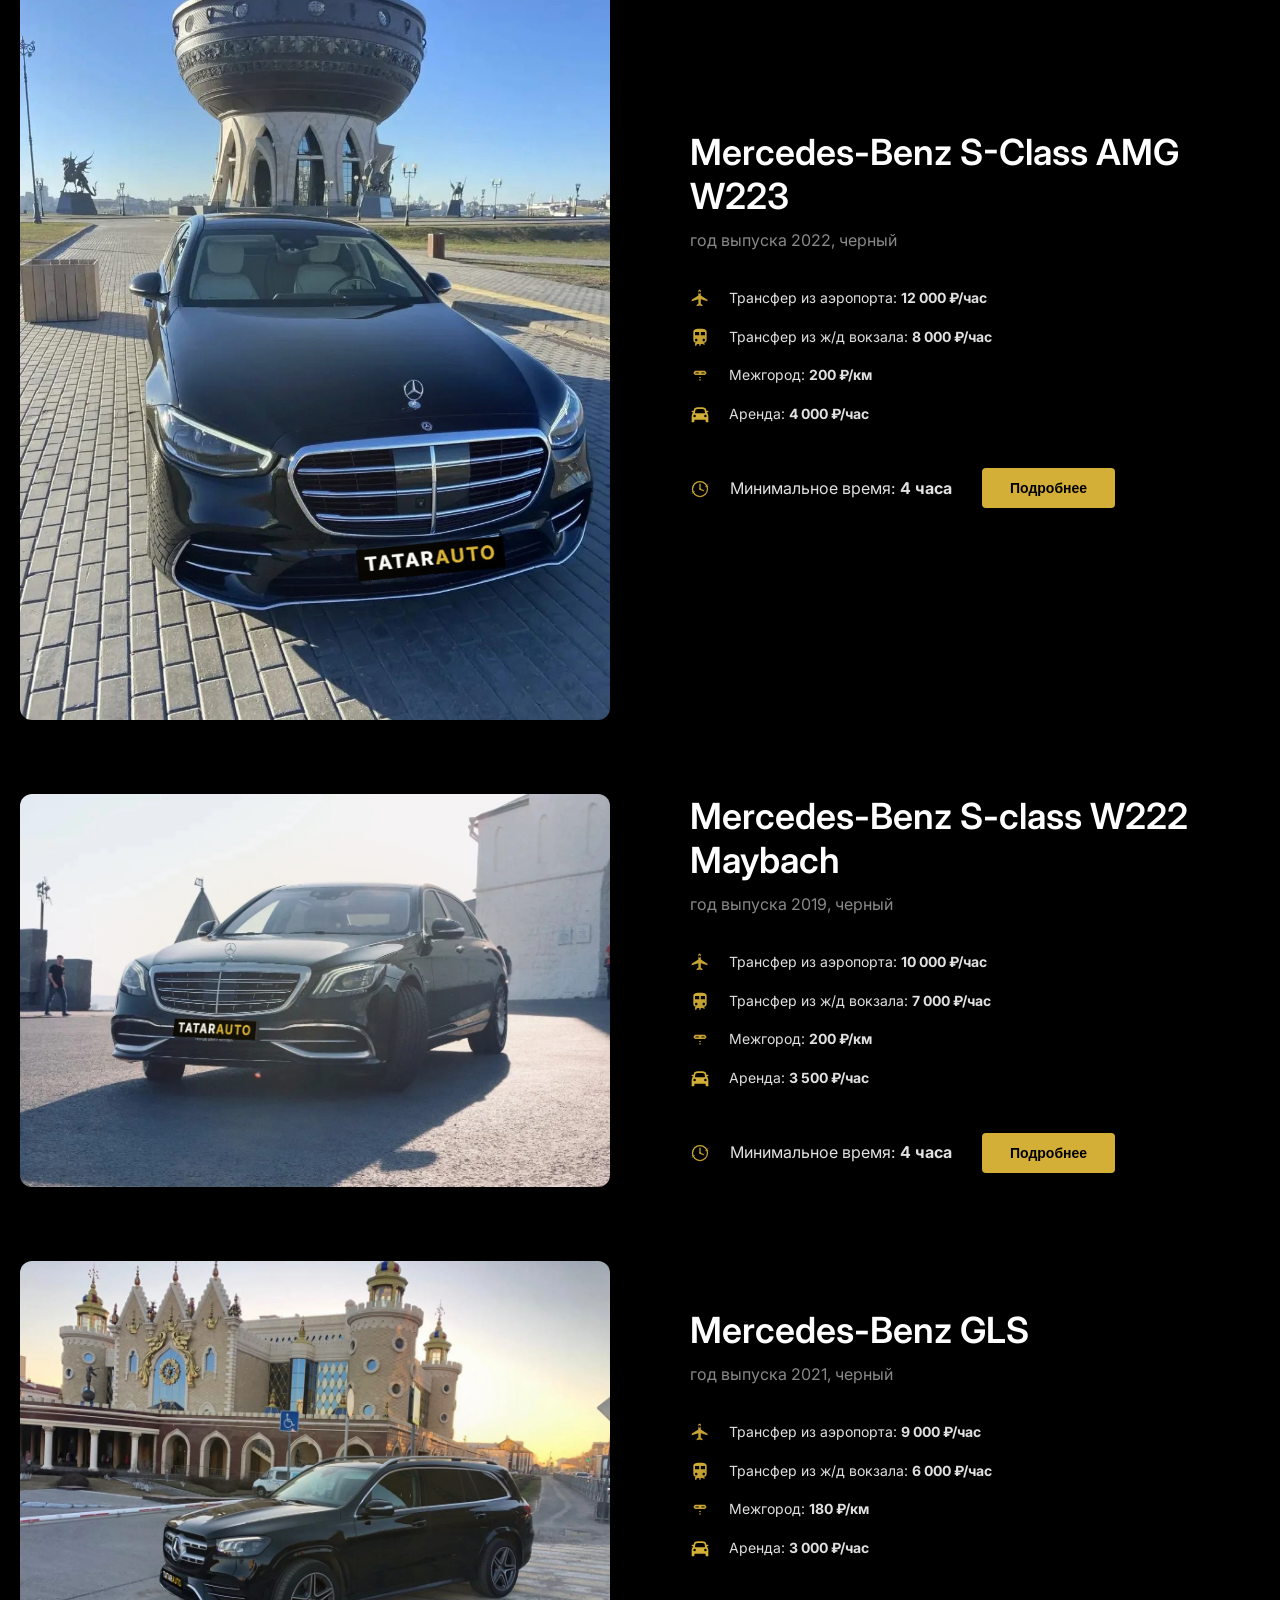
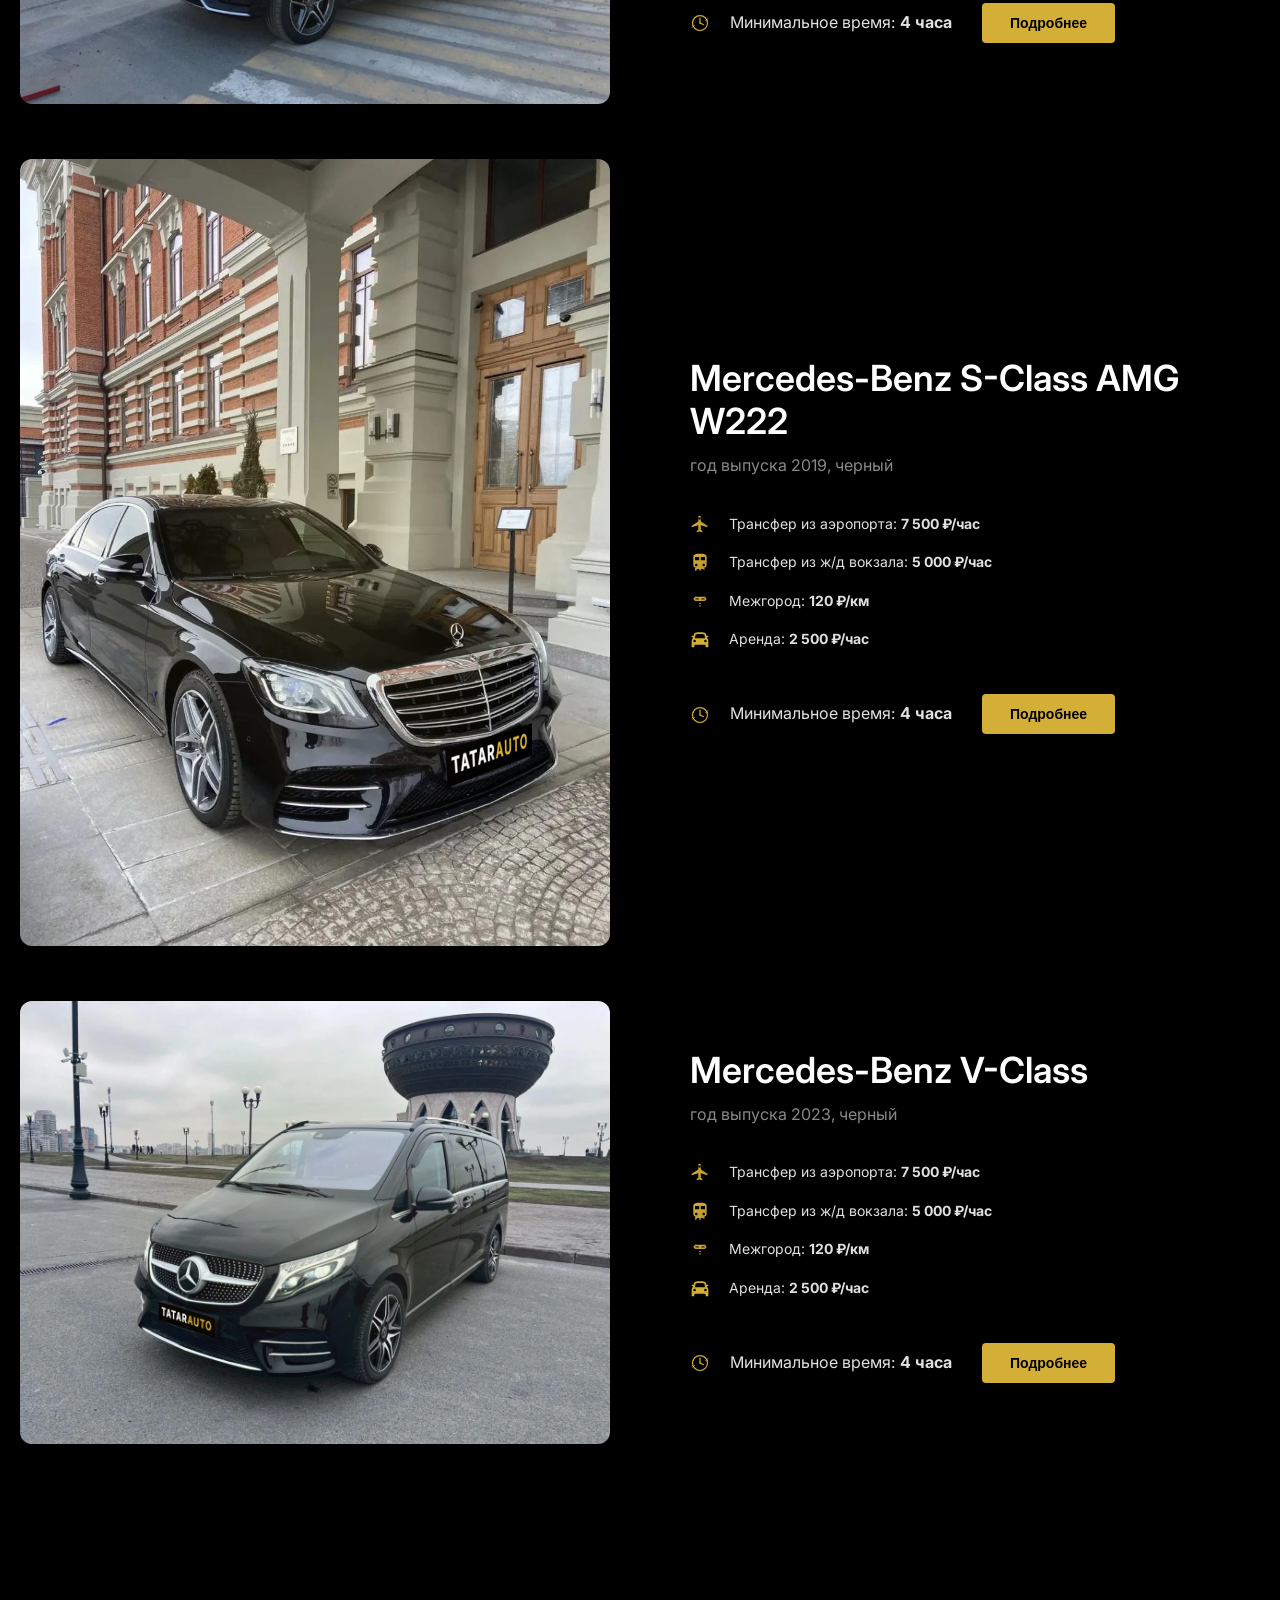
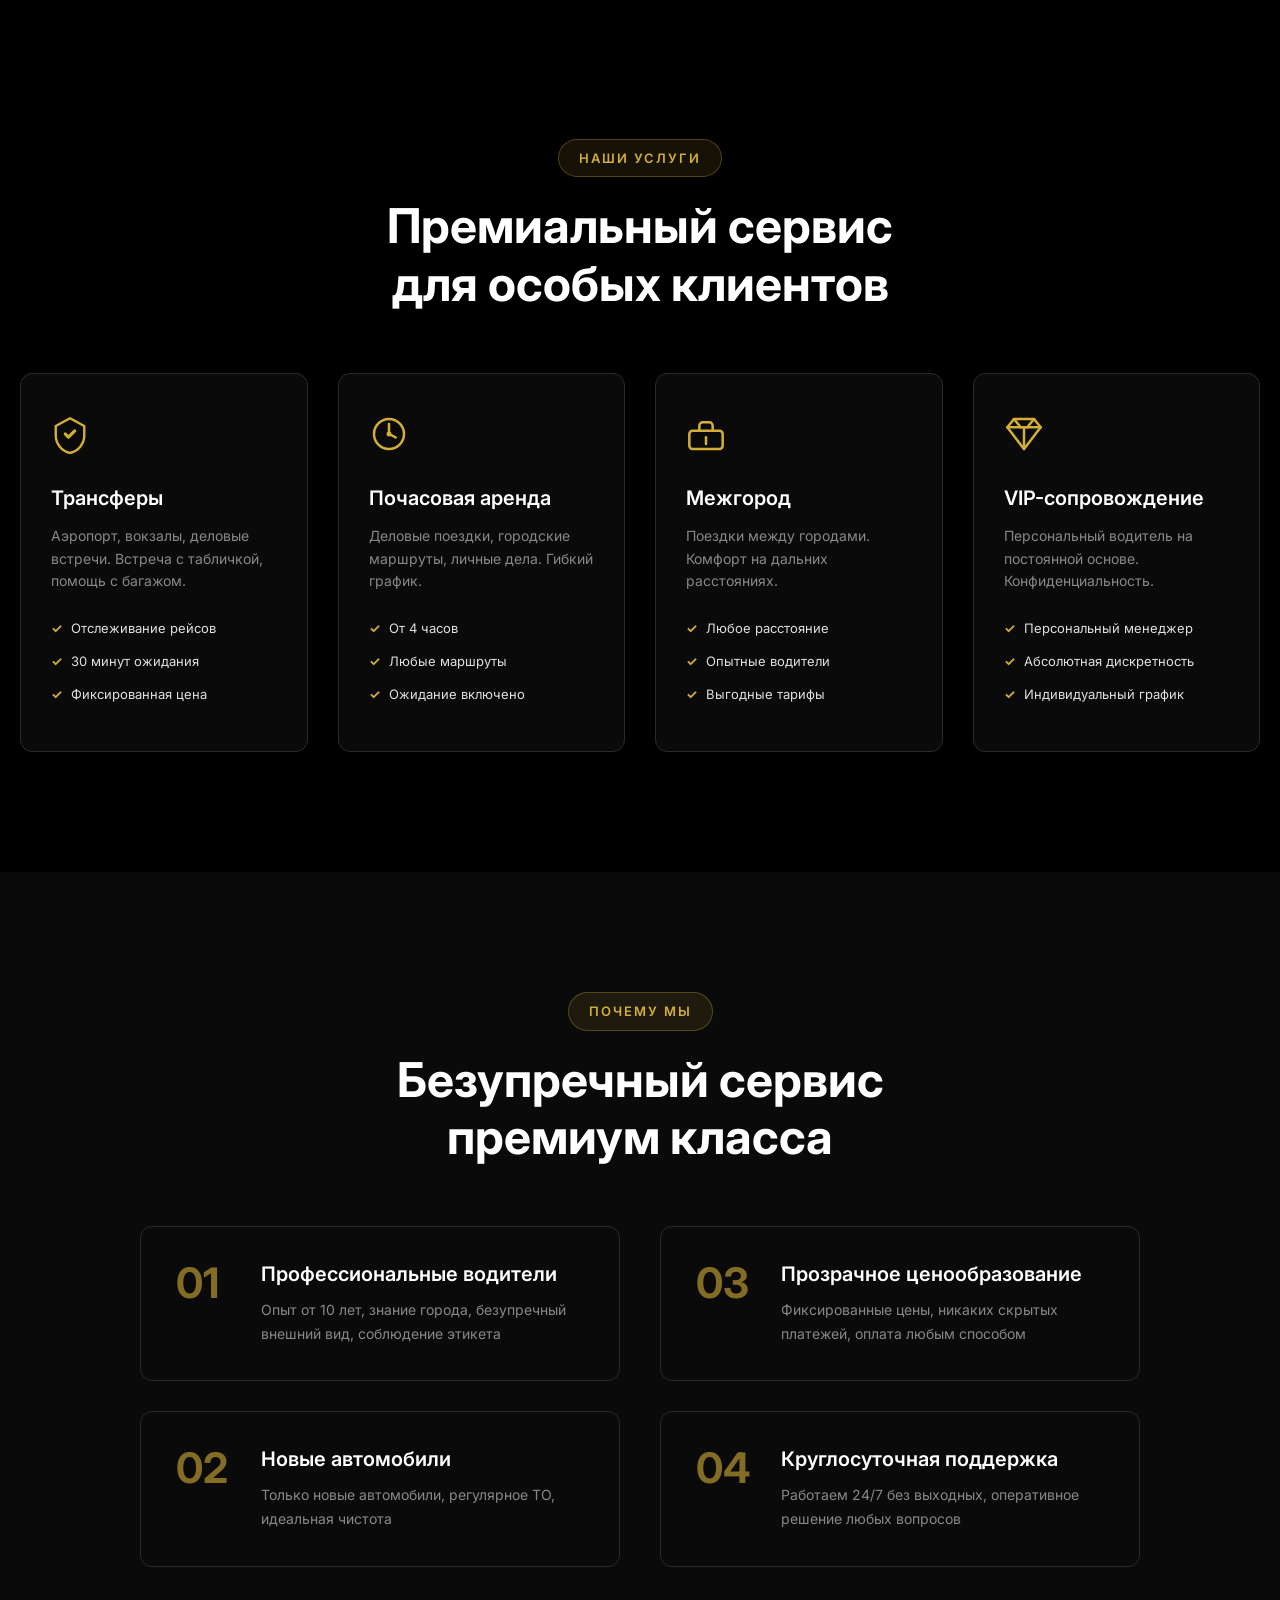
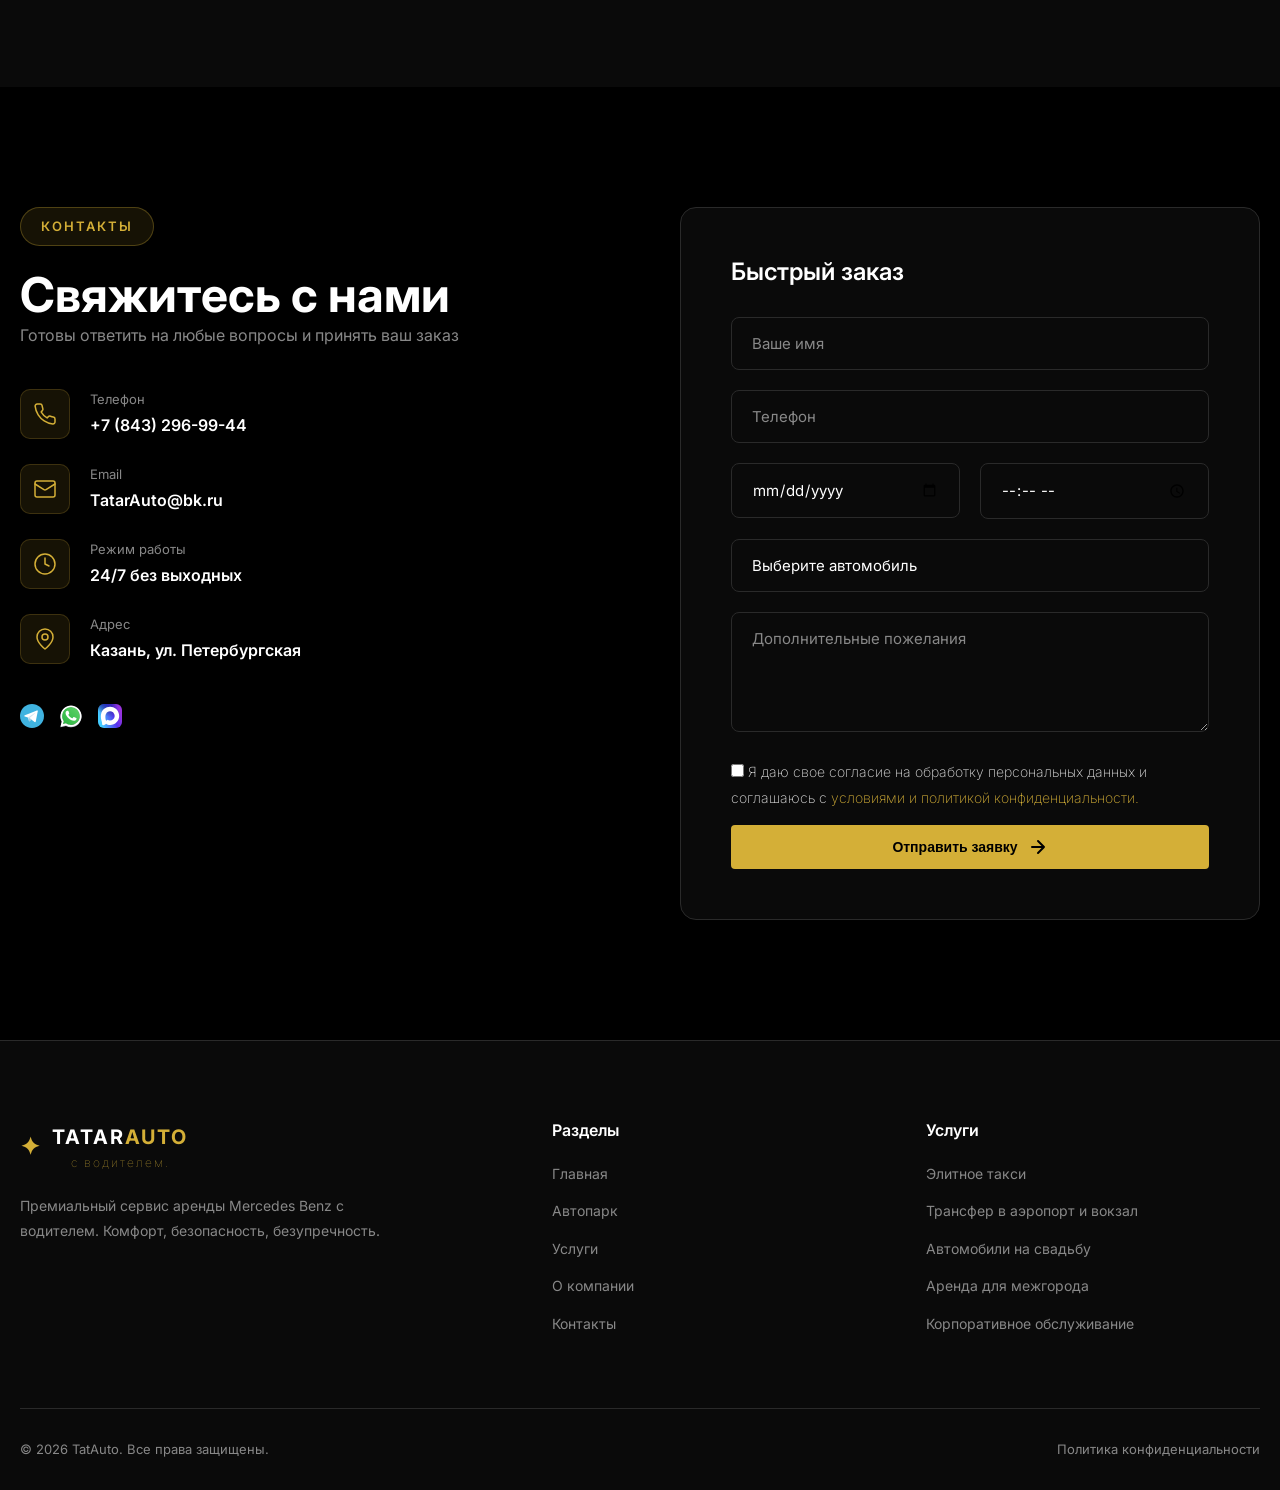
<file: sprinter.html>
<!DOCTYPE html>
<html lang="ru">

<head>
    <meta charset="UTF-8">
    <meta name="viewport" content="width=device-width, initial-scale=1.0">
    <title>Аренда Mercedes Benz Sprinter с водителем в Казани и за пределами города | TatarAuto с водителем</title>
    <link rel="stylesheet" href="style.css?v=0.6">
    <link rel="icon" href="favicon.svg" type="image/svg+xml">
    <link rel="preconnect" href="https://fonts.googleapis.com">
    <link href="https://fonts.googleapis.com/css2?family=Inter:wght@300;400;500;600;700&display=swap" rel="stylesheet">
</head>

<body>
    <div class="bg-pattern"></div>
    <!-- Preloader -->
    <div class="preloader">
        <div class="preloader-logo">
            <svg class="mercedes-logo" viewBox="0 0 100 100">
                <circle cx="50" cy="50" r="48" fill="none" stroke="#D4AF37" stroke-width="1" />
                <path d="M50 15 L50 85 M15 50 L85 50 M25 25 L75 75 M25 75 L75 25" stroke="#D4AF37" stroke-width="2" />
            </svg>
            <div class="preloader-text">TatarAuto</div>
        </div>
    </div>

    <!-- Navigation -->
    <nav class="navbar">
        <div class="container">
            <div class="nav-wrapper">
                <a href="/" class="logo">
                    <span class="logo-icon">✦</span>
                    <span class="logo-text">TATAR<span class="accent">AUTO</span>
                        <span class="logo-text2">с водителем.</span>
                </a>
                <ul class="nav-menu">
                    <li><a href="#home" class="nav-link active">Главная</a></li>
                    <li><a href="#fleet" class="nav-link">Автопарк</a></li>
                    <li><a href="#about" class="nav-link">Услуги</a></li>
                    <li><a href="#advantages" class="nav-link">О компании</a></li>
                    <li><a href="#contact" class="nav-link">Контакты</a></li>
                </ul>
                <div class="header-socials">
                    <!-- Telegram -->
                    <a href="https://t.me/+79872050403" aria-label="Telegram">
                        <img src="image/tg.svg">
                    </a>

                    <!-- WhatsApp -->
                    <a href="https://wa.me/79872050403" aria-label="WhatsApp">
                        <img src="image/wa.svg">
                    </a>

                    <!-- Макс -->
                    <a href="https://max.ru/u/f9LHodD0cOI9r-7Fd5RwrSNzGCXtwhL1mIITdt8Pv_jcfv4HCKtzgHrtu4E" aria-label="Макс">
                        <img src="image/max.svg">
                    </a>
                </div>
                <div class="nav-cta">
                    <a href="tel:+78432969944" class="phone-link">+7 (843) 296-99-44</a>
                    <button class="btn-book modal-trigger">Заказать</button>
                </div>
                <div class="hamburger">
                    <span></span>
                    <span></span>
                    <span></span>
                </div>
            </div>
        </div>
    </nav>
    <!-- Mobile Menu Overlay -->
    <div class="mobile-overlay" id="mobileOverlay"></div>

    <!-- Mobile Menu -->
    <div class="mobile-menu" id="mobileMenu">
        <div class="mobile-header">
            <a href="/" class="logo">
                <span class="logo-icon">✦</span>
                <span class="logo-text">TATAR<span class="accent">AUTO</span>
                    <span class="logo-text2">с водителем.</span>
            </a>
            <button class="mobile-close" aria-label="Закрыть меню">&times;</button>
        </div>

        <ul class="mobile-nav">
            <li><a href="#home" class="nav-link active">Главная</a></li>
            <li><a href="#fleet" class="nav-link">Автопарк</a></li>
            <li><a href="#about" class="nav-link">Услуги</a></li>
            <li><a href="#advantages" class="nav-link">Преимущества</a></li>
            <li><a href="#contact" class="nav-link">Контакты</a></li>
        </ul>

        <div class="mobile-footer">
            <a href="tel:+78432969944" class="phone-link">+7 (843) 296-99-44</a>
            <button class="btn-primary modal-trigger" style="width:100%; justify-content:center;">Заказать авто</button>
        </div>
    </div>
    <!-- Home Section -->
    <section id="fleet" class="fleet section-padding">
        <div class="container">
            <div class="section-header">
                <h2 class="section-title">Mercedes Benz Sprinter</h2>
            </div>
            <div class="fleet-content">
                <div class="fleet-item active" id="s-class">
                    <div class="fleet-info">
                        <h3 class="fleet-title">Цена на аренду</h3>
                        <ul class="fleet-features">
                            <li>
                                <img src="image/aero.svg">
                                Трансфер из аэропорта: <b>7 500 ₽/час</b>
                            </li>
                            <li>
                                <img src="image/zhd.svg">
                                Трансфер из ж/д вокзала: <b>5 000 ₽/час</b>
                            </li>
                            <li>
                                <img src="image/mezh.svg">
                                Межгород: <b>120 ₽/км</b>
                            </li>
                            <li>
                                <img src="image/auto.svg">
                                Аренда: <b>2 500 ₽/час</b>
                            </li>
                        </ul>
                        <div class="fleet-price">
                            <div class="price-block">
                                <span class="price-value"><img src="image/time.svg"></span>
                                <span class="price-label">Минимальное время: </span>
                                <span class="price-currency"><b>4 часа</b></span>
                            </div>
                        </div>
                        <div class="contact-block">
                            <span class="contact-block-value">Контакты</span>
                            <ul class="fleet-features">
                                <li>
                                    <a href="https://wa.me/79872050403" aria-label="WhatsApp">
                                        <img src="image/wa.svg">
                                    </a>
                                    <a href="https://t.me/+79872050403" aria-label="Telegram">
                                        <img src="image/tg.svg">
                                    </a>
                                    <a href="https://max.ru/u/f9LHodD0cOI9r-7Fd5RwrSNzGCXtwhL1mIITdt8Pv_jcfv4HCKtzgHrtu4E" aria-label="Макс">
                                        <img src="image/max.svg">
                                    </a>
                                    <a href="tel:+78432969944" class="phone-link">+7 (843) 296-99-44</a>
                                </li>
                                <li>

                                </li>
                            </ul>
                            <span class="contact-label">

                            </span>
                            <button class="btn-primary modal-trigger">Заказать</button>
                        </div>
                    </div>
                    <div class="fleet-image-wrapper">
                        <div class="fleet-glow"></div>
                        <div class="slideshow">
                            <img src="image/Sprinter/Sprinter-1.jpg" alt="Sprinter">
                            <img src="image/Sprinter/Sprinter-2.jpg" alt="Sprinter">
                            <img src="image/Sprinter/Sprinter-3.jpg" alt="Sprinter">
                            <img src="image/Sprinter/Sprinter-4.jpg" alt="Sprinter">
                            <img src="image/Sprinter/Sprinter-5.jpg" alt="Sprinter">
                        </div>
                    </div>
                </div>
                <!--div class="text-item">
                    <h3 class="text-title text-center">Seo title</h3>
                    <p>Seo text</p>
                </div-->
            </div>
        </div>
    </section>

    <!-- Fleet Section -->
    <section id="fleet" class="fleet section-padding">
        <div class="container">
            <div class="section-header">
                <div class="section-badge">Мы предлагаем</div>
                <h2 class="section-title">Наш Автопарк</h2>
            </div>
            <div class="fleet-content">
                <div class="fleet-item active" id="s-class">
                    <div class="fleet-image-wrapper">
                        <div class="fleet-glow"></div>
                        <img src="image/W223/W223-1.jpg" alt="S-Class">
                    </div>
                    <div class="fleet-info">
                        <h3 class="fleet-title"><a href="w223.html">Mercedes-Benz S-Class AMG W223</a></h3>
                        <p class="fleet-subtitle">год выпуска 2022, черный</p>
                        <ul class="fleet-features">
                            <li>
                                <img src="image/aero.svg">
                                Трансфер из аэропорта: <b>12 000 ₽/час</b>
                            </li>
                            <li>
                                <img src="image/zhd.svg">
                                Трансфер из ж/д вокзала: <b>8 000 ₽/час</b>
                            </li>
                            <li>
                                <img src="image/mezh.svg">
                                Межгород: <b>200 ₽/км</b>
                            </li>
                            <li>
                                <img src="image/auto.svg">
                                Аренда: <b>4 000 ₽/час</b>
                            </li>
                        </ul>
                        <div class="fleet-price">
                            <div class="price-block">
                                <div class="price-value"><img src="image/time.svg"></div>
                                <span class="price-label">Минимальное время: </span>
                                <span class="price-currency"><b>4 часа</b></span>
                            </div>
                            <a href="w223.html"><button class="btn-primary">Подробнее</button></a>
                        </div>
                    </div>
                </div>
                <div class="fleet-item" id="maybach">
                    <div class="fleet-image-wrapper">
                        <div class="fleet-glow"></div>
                        <img src="image/Maybach/Maybach-1.jpg" alt="Mercedes-Benz S-class W222 Maybach">
                    </div>
                    <div class="fleet-info">
                        <h3 class="fleet-title"><a href="maybach.html">Mercedes-Benz S-class W222 Maybach</a></h3>
                        <p class="fleet-subtitle">год выпуска 2019, черный</p>
                        <ul class="fleet-features">
                            <li>
                                <img src="image/aero.svg">
                                Трансфер из аэропорта: <b>10 000 ₽/час</b>
                            </li>
                            <li>
                                <img src="image/zhd.svg">
                                Трансфер из ж/д вокзала: <b>7 000 ₽/час</b>
                            </li>
                            <li>
                                <img src="image/mezh.svg">
                                Межгород: <b>200 ₽/км</b>
                            </li>
                            <li>
                                <img src="image/auto.svg">
                                Аренда: <b>3 500 ₽/час</b>
                            </li>
                        </ul>
                        <div class="fleet-price">
                            <div class="price-block">
                                <div class="price-value"><img src="image/time.svg"></div>
                                <span class="price-label">Минимальное время: </span>
                                <span class="price-currency"><b>4 часа</b></span>
                            </div>
                            <a href="maybach.html"><button class="btn-primary">Подробнее</button></a>
                        </div>
                    </div>
                </div>
                <div class="fleet-item" id="gls">
                    <div class="fleet-image-wrapper">
                        <div class="fleet-glow"></div>
                        <img src="image/GLS/GLS-1.jpg" alt="S-Class">
                    </div>
                    <div class="fleet-info">
                        <h3 class="fleet-title"><a href="gls.html">Mercedes-Benz GLS</a></h3>
                        <p class="fleet-subtitle">год выпуска 2021, черный</p>
                        <ul class="fleet-features">
                            <li>
                                <img src="image/aero.svg">
                                Трансфер из аэропорта: <b>9 000 ₽/час</b>
                            </li>
                            <li>
                                <img src="image/zhd.svg">
                                Трансфер из ж/д вокзала: <b>6 000 ₽/час</b>
                            </li>
                            <li>
                                <img src="image/mezh.svg">
                                Межгород: <b>180 ₽/км</b>
                            </li>
                            <li>
                                <img src="image/auto.svg">
                                Аренда: <b>3 000 ₽/час</b>
                            </li>
                        </ul>
                        <div class="fleet-price">
                            <div class="price-block">
                                <div class="price-value"><img src="image/time.svg"></div>
                                <span class="price-label">Минимальное время: </span>
                                <span class="price-currency"><b>4 часа</b></span>
                            </div>
                            <a href="gls.html"><button class="btn-primary">Подробнее</button></a>
                        </div>
                    </div>
                </div>
                <div class="fleet-item" id="e-class">
                    <div class="fleet-image-wrapper">
                        <div class="fleet-glow"></div>
                        <img src="image/W222/W222-1.jpg" alt="S-Class">
                    </div>
                    <div class="fleet-info">
                        <h3 class="fleet-title"><a href="w222.html">Mercedes-Benz S-Class AMG W222</a></h3>
                        <p class="fleet-subtitle">год выпуска 2019, черный</p>
                        <ul class="fleet-features">
                            <li>
                                <img src="image/aero.svg">
                                Трансфер из аэропорта: <b>7 500 ₽/час</b>
                            </li>
                            <li>
                                <img src="image/zhd.svg">
                                Трансфер из ж/д вокзала: <b>5 000 ₽/час</b>
                            </li>
                            <li>
                                <img src="image/mezh.svg">
                                Межгород: <b>120 ₽/км</b>
                            </li>
                            <li>
                                <img src="image/auto.svg">
                                Аренда: <b>2 500 ₽/час</b>
                            </li>
                        </ul>
                        <div class="fleet-price">
                            <div class="price-block">
                                <div class="price-value"><img src="image/time.svg"></div>
                                <span class="price-label">Минимальное время: </span>
                                <span class="price-currency"><b>4 часа</b></span>
                            </div>
                            <a href="w222.html"><button class="btn-primary">Подробнее</button></a>
                        </div>
                    </div>
                </div>
                <div class="fleet-item" id="v-class">
                    <div class="fleet-image-wrapper">
                        <div class="fleet-glow"></div>
                        <img src="image/V/V-1.jpg" alt="S-Class">
                    </div>
                    <div class="fleet-info">
                        <h3 class="fleet-title"><a href="v.html">Mercedes-Benz V-Class</a></h3>
                        <p class="fleet-subtitle">год выпуска 2023, черный</p>
                        <ul class="fleet-features">
                            <li>
                                <img src="image/aero.svg">
                                Трансфер из аэропорта: <b>7 500 ₽/час</b>
                            </li>
                            <li>
                                <img src="image/zhd.svg">
                                Трансфер из ж/д вокзала: <b>5 000 ₽/час</b>
                            </li>
                            <li>
                                <img src="image/mezh.svg">
                                Межгород: <b>120 ₽/км</b>
                            <li>
                                <img src="image/auto.svg">
                                Аренда: <b>2 500 ₽/час</b>
                            </li>
                        </ul>
                        <div class="fleet-price">
                            <div class="price-block">
                                <div class="price-value"><img src="image/time.svg"></div>
                                <span class="price-label">Минимальное время: </span>
                                <span class="price-currency"><b>4 часа</b></span>
                            </div>
                            <a href="v.html"><button class="btn-primary">Подробнее</button></a>
                        </div>
                    </div>
                </div>
            </div>
        </div>
    </section>

    <!-- About Section -->
    <section id="about" class="about section-padding">
        <div class="container">
            <div class="section-header">
                <div class="section-badge">Наши услуги</div>
                <h2 class="section-title">Премиальный сервис<br>для особых клиентов</h2>
            </div>
            <div class="services-grid">
                <div class="service-card reveal">
                    <div class="service-icon">
                        <svg xmlns="http://www.w3.org/2000/svg" width="38" height="40" viewBox="0 0 24 24" fill="none" stroke="#D4AF37" stroke-width="1.5" stroke-linecap="round" stroke-linejoin="round">
                            <path d="M12 2L3 7v6c0 5.25 3.75 9.75 9 11 5.25-1.25 9-5.75 9-11V7l-9-5z"></path>
                            <path d="M9 12l2 2 4-4" stroke-width="2"></path>
                        </svg>
                    </div>
                    <h3 class="service-title">Трансферы</h3>
                    <p class="service-desc">Аэропорт, вокзалы, деловые встречи. Встреча с табличкой, помощь с багажом.</p>
                    <ul class="service-features">
                        <li>Отслеживание рейсов</li>
                        <li>30 минут ожидания</li>
                        <li>Фиксированная цена</li>
                    </ul>
                </div>
                <div class="service-card reveal">
                    <div class="service-icon">
                        <svg xmlns="http://www.w3.org/2000/svg" width="40" height="40" viewBox="0 0 24 24" fill="none" stroke="#D4AF37" stroke-width="1.5" stroke-linecap="round" stroke-linejoin="round">
                            <circle cx="12" cy="12" r="9"></circle>
                            <polyline points="12 6 12 12 16 14"></polyline>
                            <circle cx="12" cy="12" r="1.5" fill="#D4AF37" stroke="none"></circle>
                        </svg>
                    </div>
                    <h3 class="service-title">Почасовая аренда</h3>
                    <p class="service-desc">Деловые поездки, городские маршруты, личные дела. Гибкий график.</p>
                    <ul class="service-features">
                        <li>От 4 часов</li>
                        <li>Любые маршруты</li>
                        <li>Ожидание включено</li>
                    </ul>
                </div>
                <div class="service-card reveal">
                    <div class="service-icon">
                        <svg xmlns="http://www.w3.org/2000/svg" width="40" height="40" viewBox="0 0 24 24" fill="none" stroke="#D4AF37" stroke-width="1.5" stroke-linecap="round" stroke-linejoin="round">
                            <rect x="2" y="10" width="20" height="11" rx="2"></rect>
                            <path d="M8 10V7a2 2 0 0 1 2-2h4a2 2 0 0 1 2 2v3"></path>
                            <line x1="12" y1="14" x2="12" y2="18"></line>
                        </svg>
                    </div>
                    <h3 class="service-title">Межгород</h3>
                    <p class="service-desc">Поездки между городами. Комфорт на дальних расстояниях.</p>
                    <ul class="service-features">
                        <li>Любое расстояние</li>
                        <li>Опытные водители</li>
                        <li>Выгодные тарифы</li>
                    </ul>
                </div>
                <div class="service-card reveal">
                    <div class="service-icon">
                        <svg xmlns="http://www.w3.org/2000/svg" width="40" height="40" viewBox="0 0 24 24" fill="none" stroke="#D4AF37" stroke-width="1.5" stroke-linecap="round" stroke-linejoin="round">
                            <path d="M6 3h12l4 5-10 13L2 8l4-5z"></path>
                            <line x1="2" y1="8" x2="22" y2="8"></line>
                            <line x1="12" y1="21" x2="12" y2="8"></line>
                            <line x1="6" y1="3" x2="10" y2="8"></line>
                            <line x1="18" y1="3" x2="14" y2="8"></line>
                        </svg>
                    </div>
                    <h3 class="service-title">VIP-сопровождение</h3>
                    <p class="service-desc">Персональный водитель на постоянной основе. Конфиденциальность.</p>
                    <ul class="service-features">
                        <li>Персональный менеджер</li>
                        <li>Абсолютная дискретность</li>
                        <li>Индивидуальный график</li>
                    </ul>
                </div>
            </div>
        </div>
    </section>

    <!-- Advantages Section -->
    <section id="advantages" class="advantages section-padding">
        <div class="container">
            <div class="section-header">
                <div class="section-badge">Почему мы</div>
                <h2 class="section-title">Безупречный сервис<br>премиум класса</h2>
            </div>
            <div class="advantages-grid">
                <div class="advantages-column">
                    <div class="advantage-item reveal">
                        <div class="advantage-number">01</div>
                        <div class="advantage-text">
                            <h4>Профессиональные водители</h4>
                            <p>Опыт от 10 лет, знание города, безупречный внешний вид, соблюдение этикета</p>
                        </div>
                    </div>
                    <div class="advantage-item reveal">
                        <div class="advantage-number">02</div>
                        <div class="advantage-text">
                            <h4>Новые автомобили</h4>
                            <p>Только новые автомобили, регулярное ТО, идеальная чистота</p>
                        </div>
                    </div>
                </div>
                <div class="advantages-column">
                    <div class="advantage-item reveal">
                        <div class="advantage-number">03</div>
                        <div class="advantage-text">
                            <h4>Прозрачное ценообразование</h4>
                            <p>Фиксированные цены, никаких скрытых платежей, оплата любым способом</p>
                        </div>
                    </div>
                    <div class="advantage-item reveal">
                        <div class="advantage-number">04</div>
                        <div class="advantage-text">
                            <h4>Круглосуточная поддержка</h4>
                            <p>Работаем 24/7 без выходных, оперативное решение любых вопросов</p>
                        </div>
                    </div>
                </div>
            </div>
        </div>
    </section>
    <!-- Contact Section -->
    <section id="contact" class="contact section-padding">
        <div class="container">
            <div class="contact-wrapper">
                <div class="contact-info">
                    <div class="section-badge">Контакты</div>
                    <h2 class="section-title">Свяжитесь с нами</h2>
                    <p class="contact-desc">Готовы ответить на любые вопросы и принять ваш заказ</p>

                    <div class="contact-items">
                        <div class="contact-item">
                            <div class="contact-icon">
                                <!-- Phone -->
                                <svg viewBox="0 0 24 24" fill="none" stroke="currentColor" stroke-width="1.5" stroke-linecap="round" stroke-linejoin="round">
                                    <path d="M22 16.92v3a2 2 0 0 1-2.18 2 19.79 19.79 0 0 1-8.63-3.07 19.5 19.5 0 0 1-6-6 19.79 19.79 0 0 1-3.07-8.67A2 2 0 0 1 4.11 2h3a2 2 0 0 1 2 1.72 12.84 12.84 0 0 0 .7 2.81 2 2 0 0 1-.45 2.11L8.09 9.91a16 16 0 0 0 6 6l1.27-1.27a2 2 0 0 1 2.11-.45 12.84 12.84 0 0 0 2.81.7A2 2 0 0 1 22 16.92z" />
                                </svg>
                            </div>
                            <div class="contact-details">
                                <span class="contact-label">Телефон</span>
                                <a href="tel:+78432969944" class="contact-value">+7 (843) 296-99-44</a>
                            </div>
                        </div>

                        <div class="contact-item">
                            <div class="contact-icon">
                                <!-- Email -->
                                <svg viewBox="0 0 24 24" fill="none" stroke="currentColor" stroke-width="1.5" stroke-linecap="round" stroke-linejoin="round">
                                    <rect x="2" y="4" width="20" height="16" rx="2" />
                                    <path d="m22 7-8.97 5.7a1.94 1.94 0 0 1-2.06 0L2 7" />
                                </svg>
                            </div>
                            <div class="contact-details">
                                <span class="contact-label">Email</span>
                                <a href="mailto:TatarAuto@bk.ru" class="contact-value">TatarAuto@bk.ru</a>
                            </div>
                        </div>

                        <div class="contact-item">
                            <div class="contact-icon">
                                <!-- Clock -->
                                <svg viewBox="0 0 24 24" fill="none" stroke="currentColor" stroke-width="1.5" stroke-linecap="round" stroke-linejoin="round">
                                    <circle cx="12" cy="12" r="10" />
                                    <polyline points="12 6 12 12 16 14" />
                                </svg>
                            </div>
                            <div class="contact-details">
                                <span class="contact-label">Режим работы</span>
                                <span class="contact-value">24/7 без выходных</span>
                            </div>
                        </div>

                        <div class="contact-item">
                            <div class="contact-icon">
                                <!-- Map Pin -->
                                <svg viewBox="0 0 24 24" fill="none" stroke="currentColor" stroke-width="1.5" stroke-linecap="round" stroke-linejoin="round">
                                    <path d="M20 10c0 6-8 12-8 12s-8-6-8-12a8 8 0 0 1 16 0Z" />
                                    <circle cx="12" cy="10" r="3" />
                                </svg>
                            </div>
                            <div class="contact-details">
                                <span class="contact-label">Адрес</span>
                                <span class="contact-value">Казань, ул. Петербургская</span>
                            </div>
                        </div>
                    </div>
                    <div class="social-links">
                        <!-- Telegram -->
                        <a href="https://t.me/+79872050403" aria-label="Telegram">
                            <img src="image/tg.svg">
                        </a>
                        <!-- WhatsApp -->
                        <a href="https://wa.me/79872050403" aria-label="WhatsApp">
                            <img src="image/wa.svg">
                        </a>
                        <!-- Макс -->
                        <a href="https://max.ru/u/f9LHodD0cOI9r-7Fd5RwrSNzGCXtwhL1mIITdt8Pv_jcfv4HCKtzgHrtu4E" aria-label="Макс">
                            <img src="image/max.svg">
                        </a>
                    </div>
                </div>

                <div class="contact-form-wrapper">
                    <form class="contact-form" id="bookingForm">
                        <h3 class="form-title">Быстрый заказ</h3>
                        <div class="form-group">
                            <input type="text" class="form-input" name="name" placeholder="Ваше имя" required>
                        </div>
                        <div class="form-group">
                            <input type="tel" class="form-input" name="phone" placeholder="Телефон" required>
                        </div>
                        <div class="form-row">
                            <div class="form-group">
                                <input type="date" name="date" class="form-input" required>
                            </div>
                            <div class="form-group">
                                <input type="time" name="time" class="form-input" required>
                            </div>
                        </div>
                        <div class="form-group">
                            <select name="car" class="form-input" required>
                                <option value="">Выберите автомобиль</option>
                                <option value="W223">S-class AMG W223</option>
                                <option value="Maybach">S-class W222 Maybach</option>
                                <option value="GLS">GLS</option>
                                <option value="W222">S-class AMG W222</option>
                                <option value="V-Class">V-Class</option>
                                <option value="Sprinter">Sprinter</option>
                            </select>
                        </div>
                        <div class="form-group">
                            <textarea name="message" class="form-input" rows="4" placeholder="Дополнительные пожелания"></textarea>
                        </div>
                        <label class="form-label">
                            <input type="checkbox" class="checkbox-input" required>
                            <span>Я даю свое согласие на обработку персональных данных и соглашаюсь с
                                <a href="/privacy-policy.html" target="_blank">условиями и политикой конфиденциальности.</a>
                            </span>
                        </label>
                        <button type="submit" class="btn-primary btn-full">
                            <span>Отправить заявку</span>
                            <svg width="20" height="20" viewBox="0 0 20 20" fill="none">
                                <path d="M4 10H16M16 10L10 4M16 10L10 16" stroke="currentColor" stroke-width="2" stroke-linecap="round" stroke-linejoin="round" />
                            </svg>
                        </button>
                    </form>
                </div>
            </div>
        </div>
    </section>

    <!-- Footer -->
    <footer class="footer">
        <div class="container">
            <div class="footer-wrapper">
                <div class="footer-brand">
                    <a href="#" class="logo">
                        <span class="logo-icon">✦</span>
                        <span class="logo-text">TATAR<span class="accent">AUTO</span>
                            <span class="logo-text2">с водителем.</span>
                    </a>
                    <p class="footer-desc">Премиальный сервис аренды Mercedes Benz с водителем. Комфорт, безопасность, безупречность.</p>
                </div>
                <div class="footer-links">
                    <div class="footer-column">
                        <h4>Разделы</h4>
                        <ul>
                            <li><a href="#home">Главная</a></li>
                            <li><a href="#fleet">Автопарк</a></li>
                            <li><a href="#about">Услуги</a></li>
                            <li><a href="#advantages">О компании</a></li>
                            <li><a href="#contact">Контакты</a></li>
                        </ul>
                    </div>
                    <div class="footer-column">
                        <h4>Услуги</h4>
                        <ul>
                            <li><a href="#">Элитное такси</a></li>
                            <li><a href="#">Трансфер в аэропорт и вокзал</a></li>
                            <li><a href="#">Автомобили на свадьбу</a></li>
                            <li><a href="#">Аренда для межгорода</a></li>
                            <li><a href="#">Корпоративное обслуживание</a></li>
                        </ul>
                    </div>
                </div>
            </div>
            <div class="footer-bottom">
                <p>&copy; 2026 TatAuto. Все права защищены.</p>
                <div class="footer-legal">
                    <a href="/privacy-policy.html">Политика конфиденциальности</a>
                </div>
            </div>
        </div>
    </footer>

    <!-- Modal -->
    <div class="modal" id="bookingModal">
        <div class="modal-overlay"></div>
        <div class="modal-content">
            <button class="modal-close">&times;</button>
            <div class="modal-body">
                <form class="contact-form" id="bookingForm">
                    <h3 class="form-title">Заказать автомобиль</h3>
                    <p>Оставьте ваши контакты, и мы свяжемся с вами в ближайшее время</p>
                    <div class="form-group">
                        <input type="text" class="form-input" name="name" placeholder="Ваше имя" required>
                    </div>
                    <div class="form-group">
                        <input type="tel" class="form-input" name="phone" placeholder="Телефон" required>
                    </div>
                    <div class="form-row">
                        <div class="form-group">
                            <input type="date" name="date" class="form-input" required>
                        </div>
                        <div class="form-group">
                            <input type="time" name="time" class="form-input" required>
                        </div>
                    </div>
                    <div class="form-group">
                        <select name="car" class="form-input" required>
                            <option value="">Выберите автомобиль</option>
                            <option value="W223">S-class AMG W223</option>
                            <option value="Maybach">S-class W222 Maybach</option>
                            <option value="GLS">GLS</option>
                            <option value="W222">S-class AMG W222</option>
                            <option value="V-Class">V-Class</option>
                            <option value="Sprinter">Sprinter</option>
                        </select>
                    </div>
                    <div class="form-group">
                        <textarea name="message" class="form-input" rows="4" placeholder="Дополнительные пожелания"></textarea>
                    </div>
                    <label class="form-label">
                        <input type="checkbox" class="checkbox-input" required>
                        <span>Я даю свое согласие на обработку персональных данных и соглашаюсь с
                            <a href="/privacy-policy.html" target="_blank">условиями и политикой конфиденциальности.</a>
                        </span>
                    </label>
                    <button type="submit" class="btn-primary btn-full">
                        <span>Отправить заявку</span>
                        <svg width="20" height="20" viewBox="0 0 20 20" fill="none">
                            <path d="M4 10H16M16 10L10 4M16 10L10 16" stroke="currentColor" stroke-width="2" stroke-linecap="round" stroke-linejoin="round" />
                        </svg>
                    </button>
                </form>
            </div>
        </div>
    </div>

    <script src="https://code.jquery.com/jquery-3.7.1.min.js"></script>
    <script src="script.js?v=0.6"></script>
    <link rel="stylesheet" type="text/css" href="/css/slick.css" />
    <link rel="stylesheet" href="/css/slick-theme.css">
    <script src="https://cdnjs.cloudflare.com/ajax/libs/jquery/2.2.1/jquery.min.js"></script>
    <script src="/js/slick.min.js"></script>
    <script type="text/javascript">
        $(document).ready(function () {
            $(".slideshow").slick({
                infinite: true,
                speed: 300,
                fade: false,
                slidesToShow: 1,
                slidesToScroll: 1,
                swipe: true,
                draggable: true,
                arrows: false,
                dots: true,
                adaptiveHeight: true,
            });
        });
    </script>
</body>

</html>
</file>
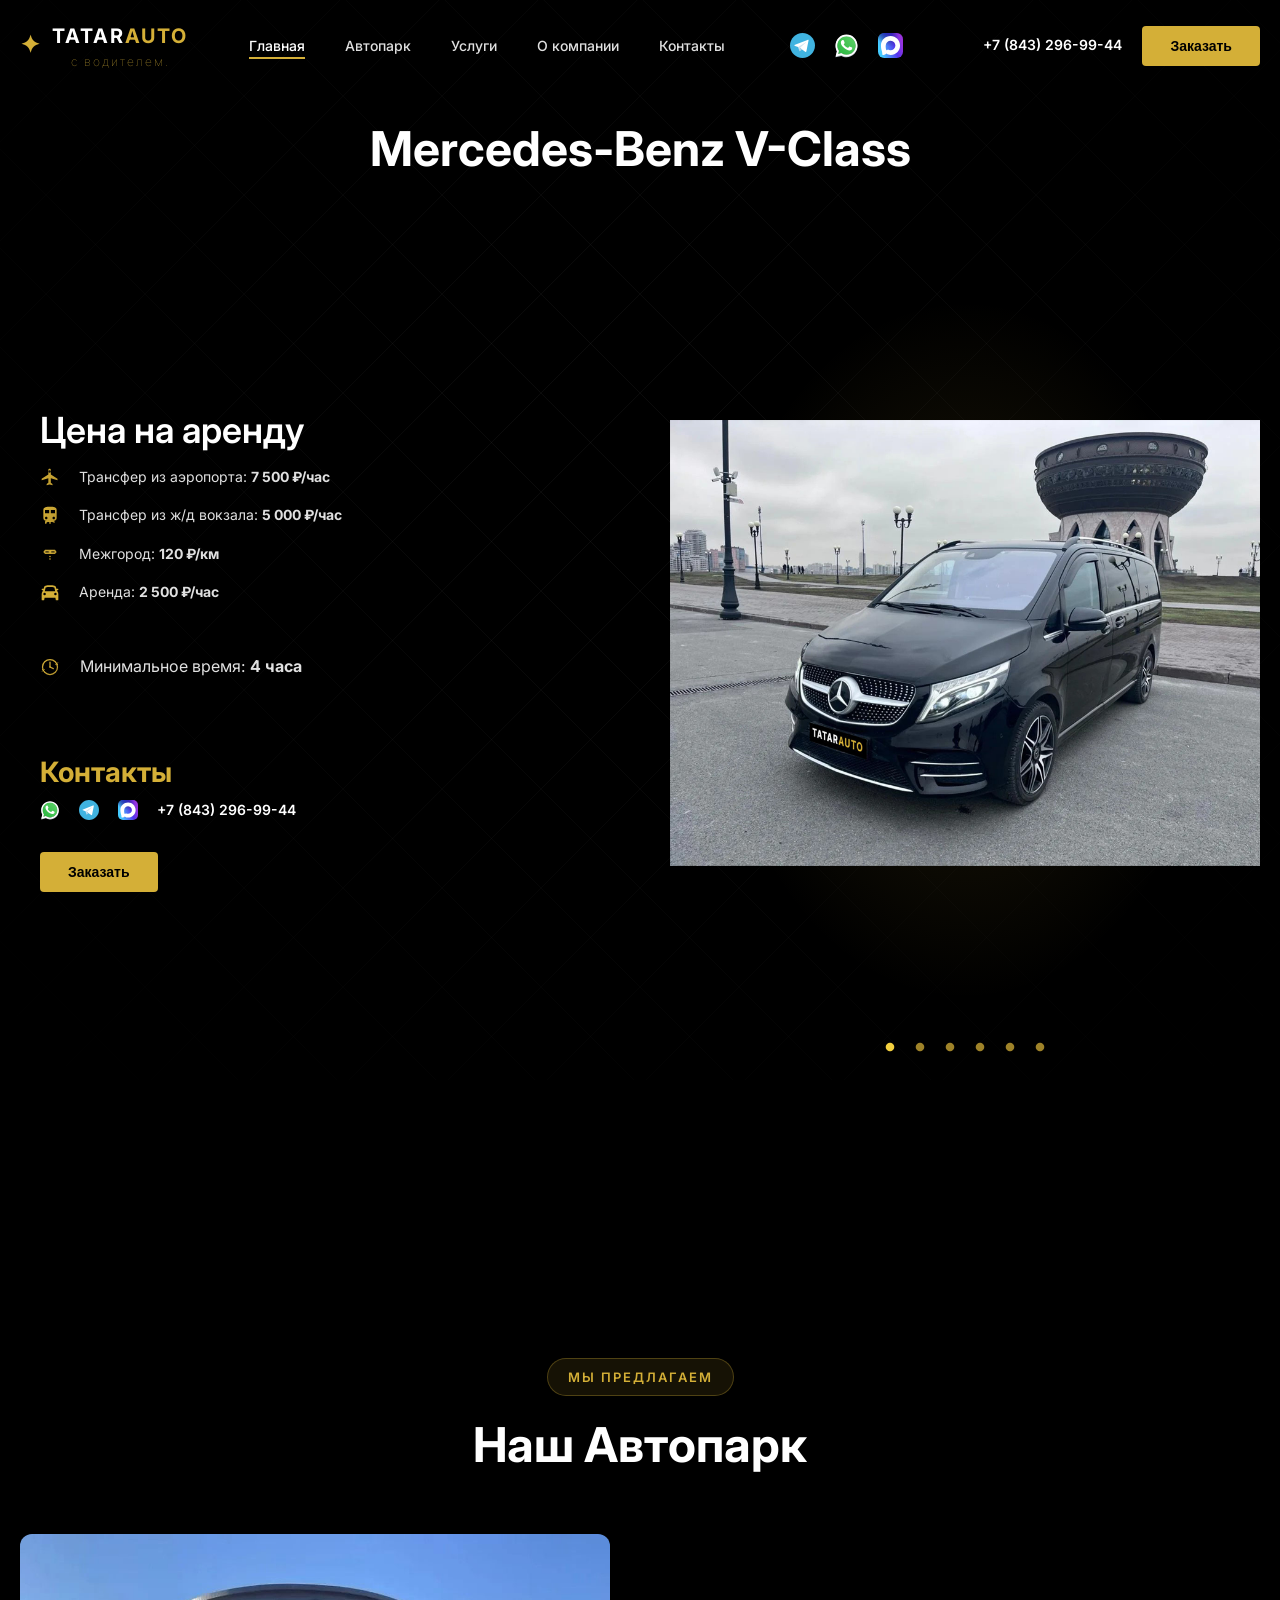
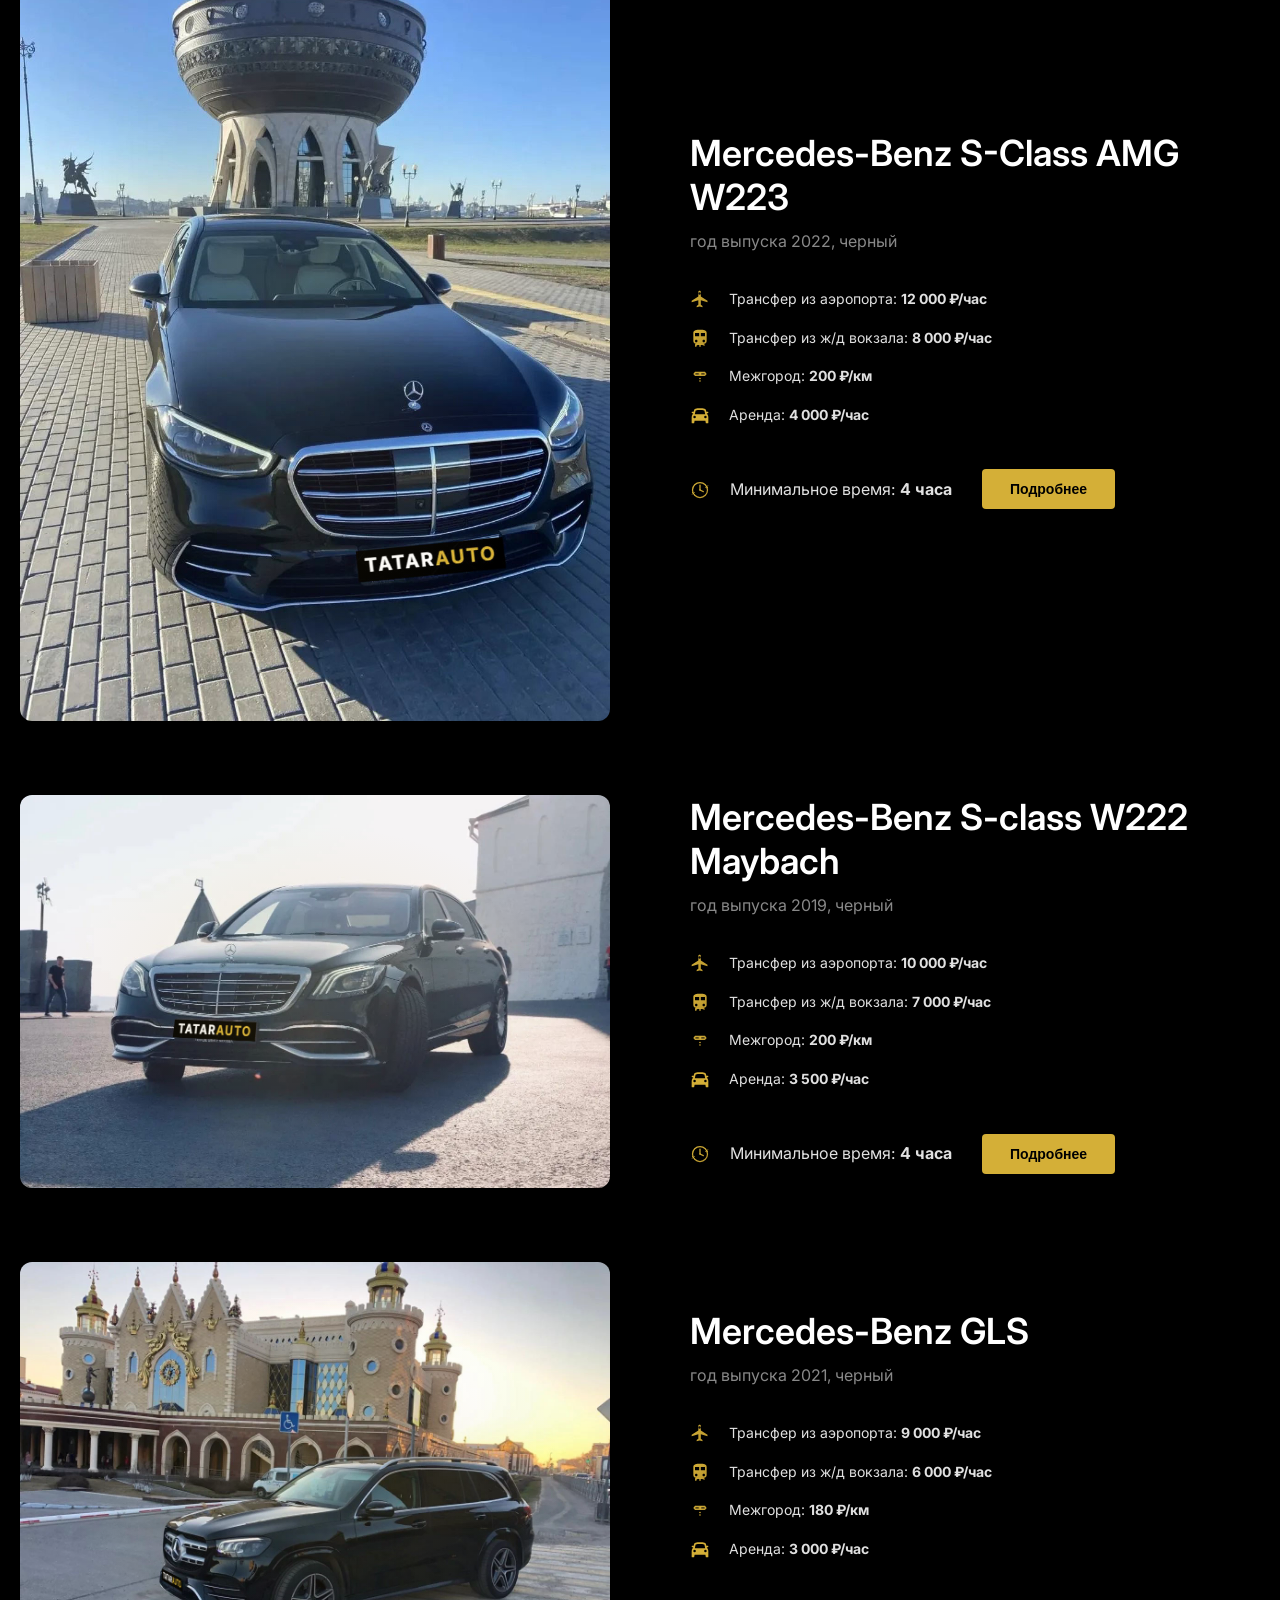
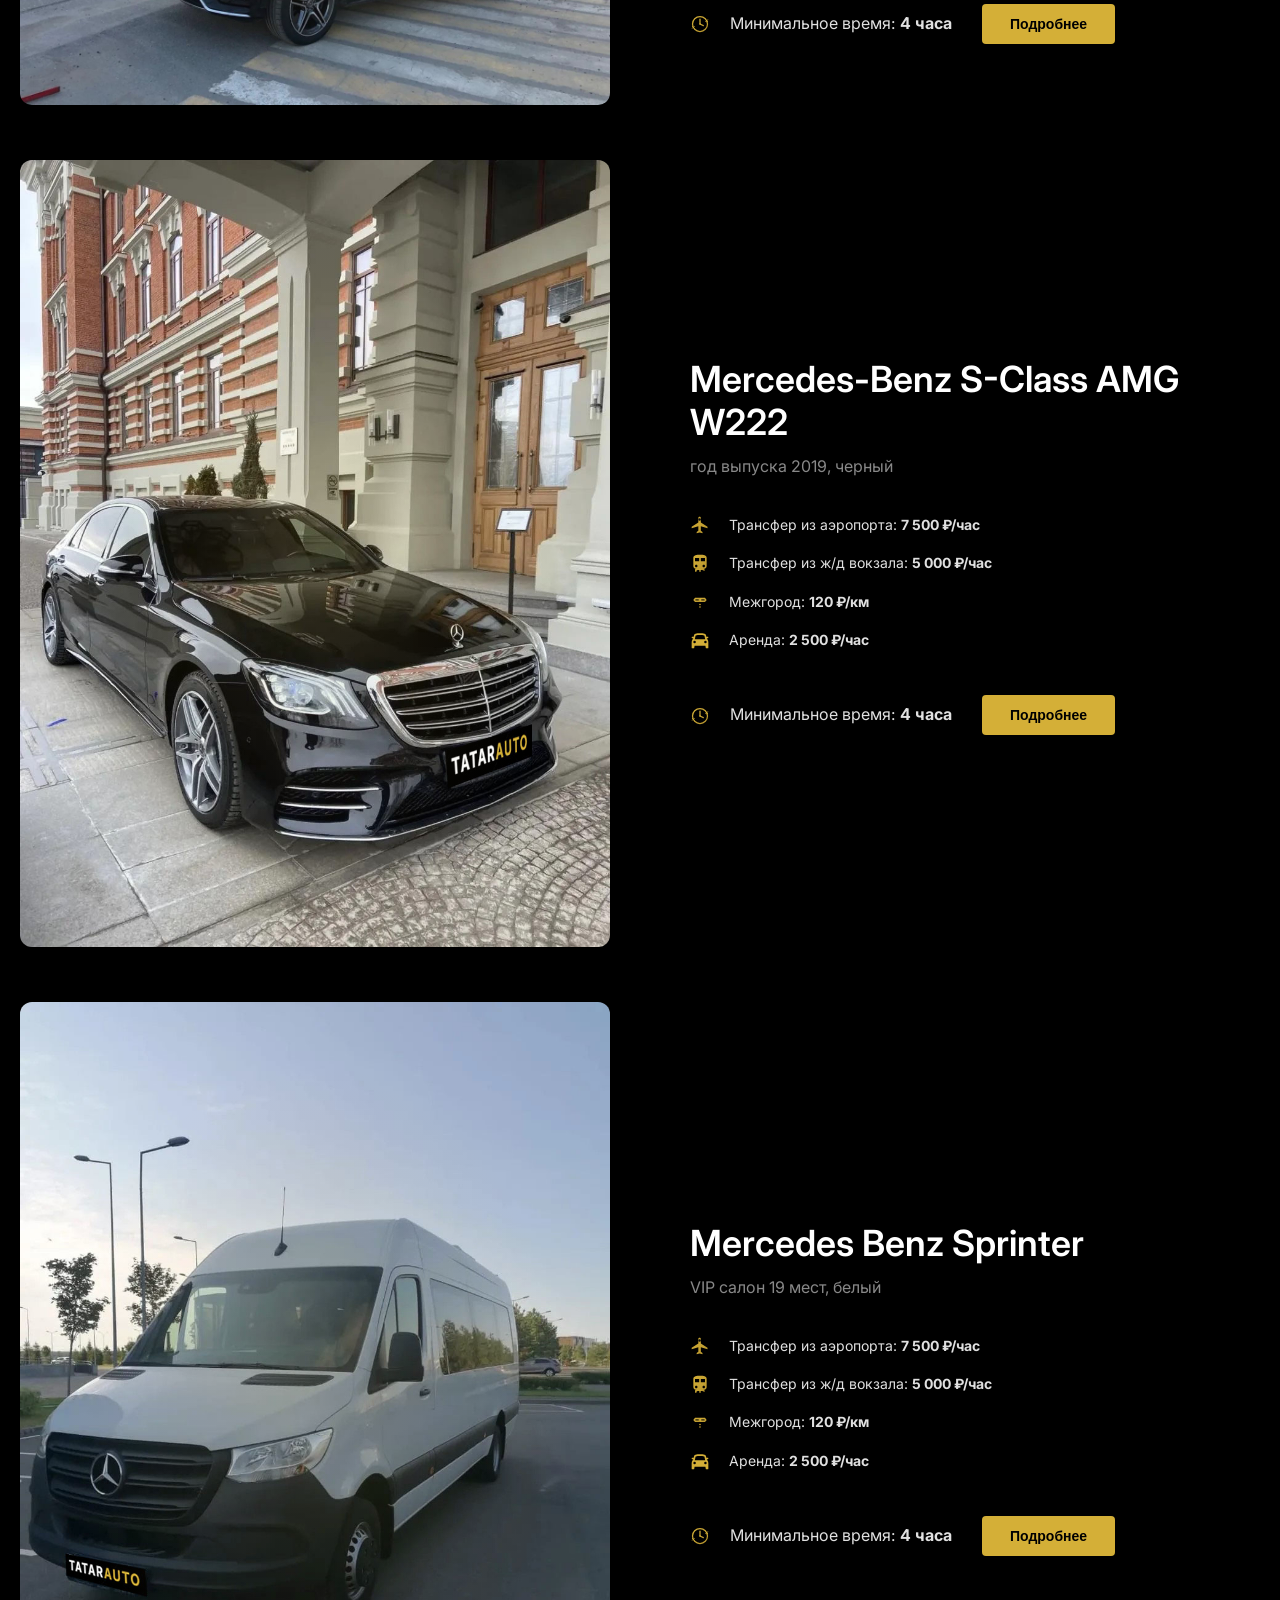
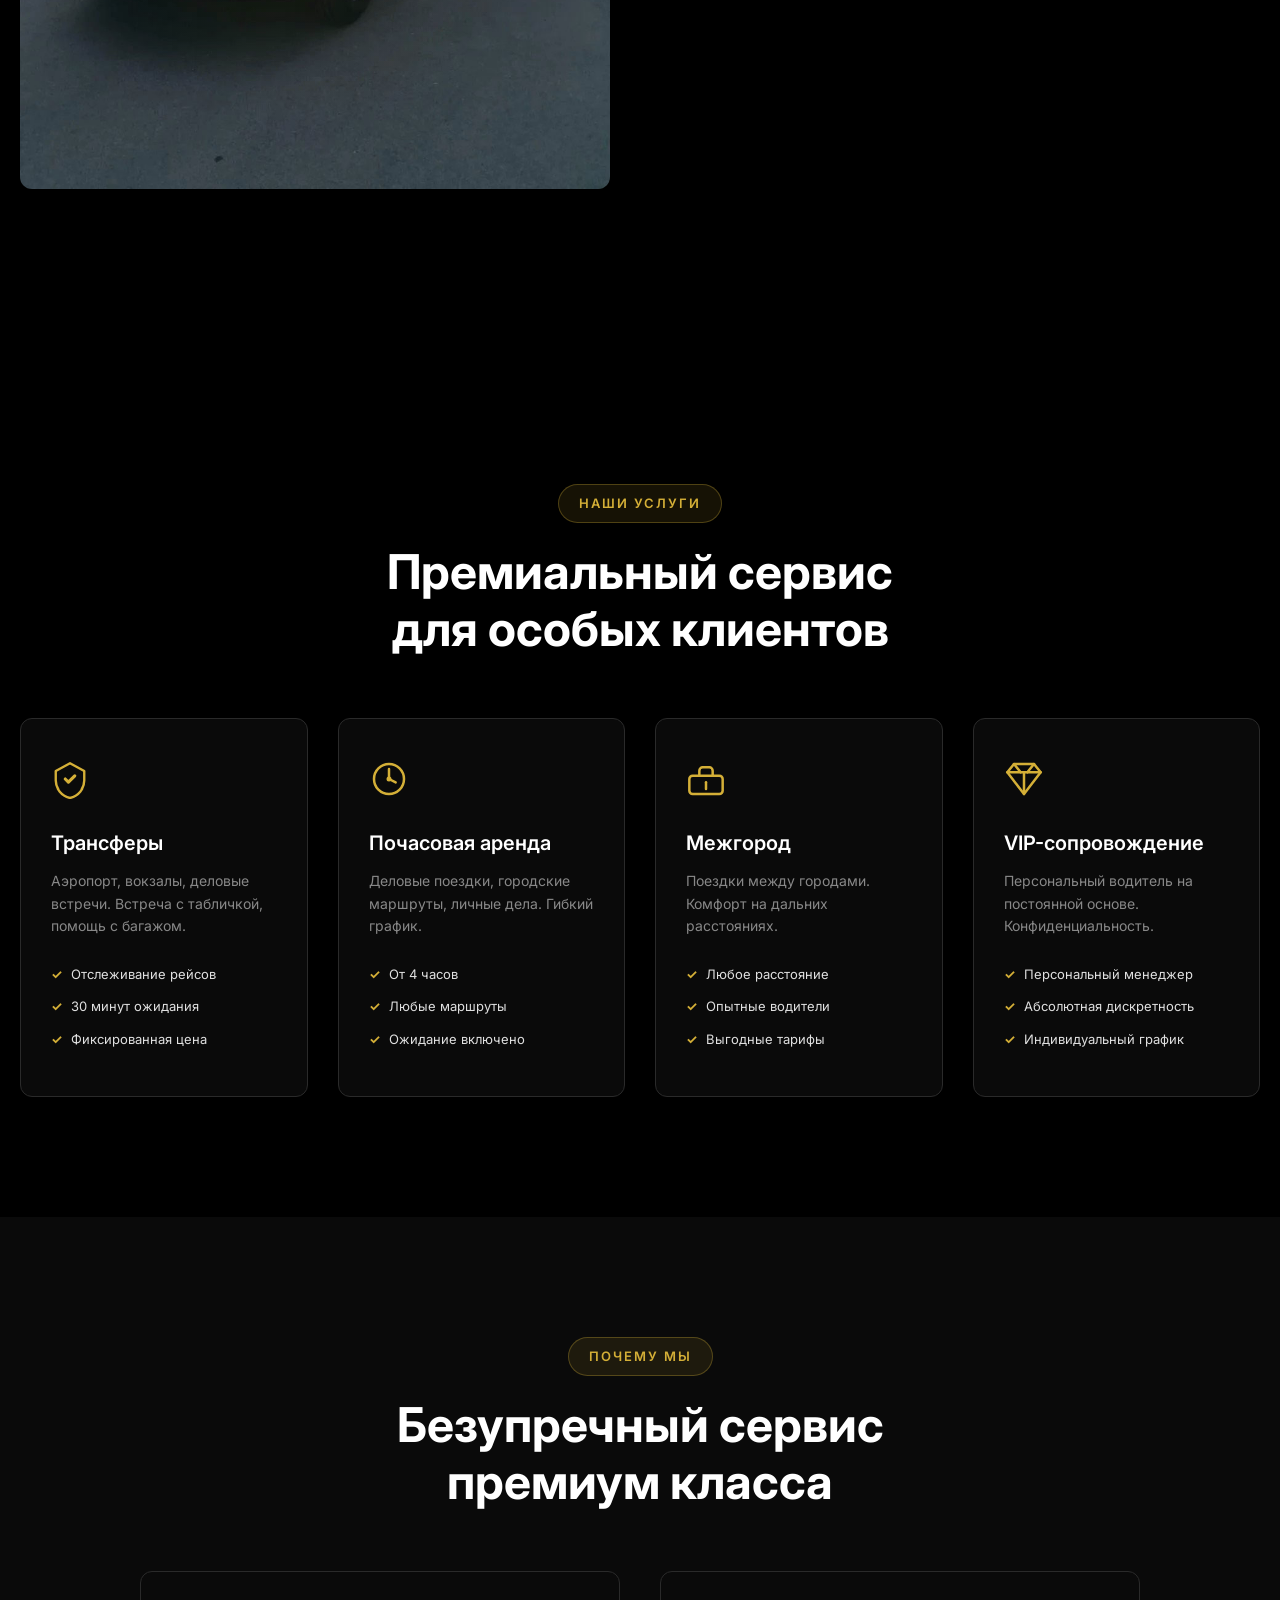
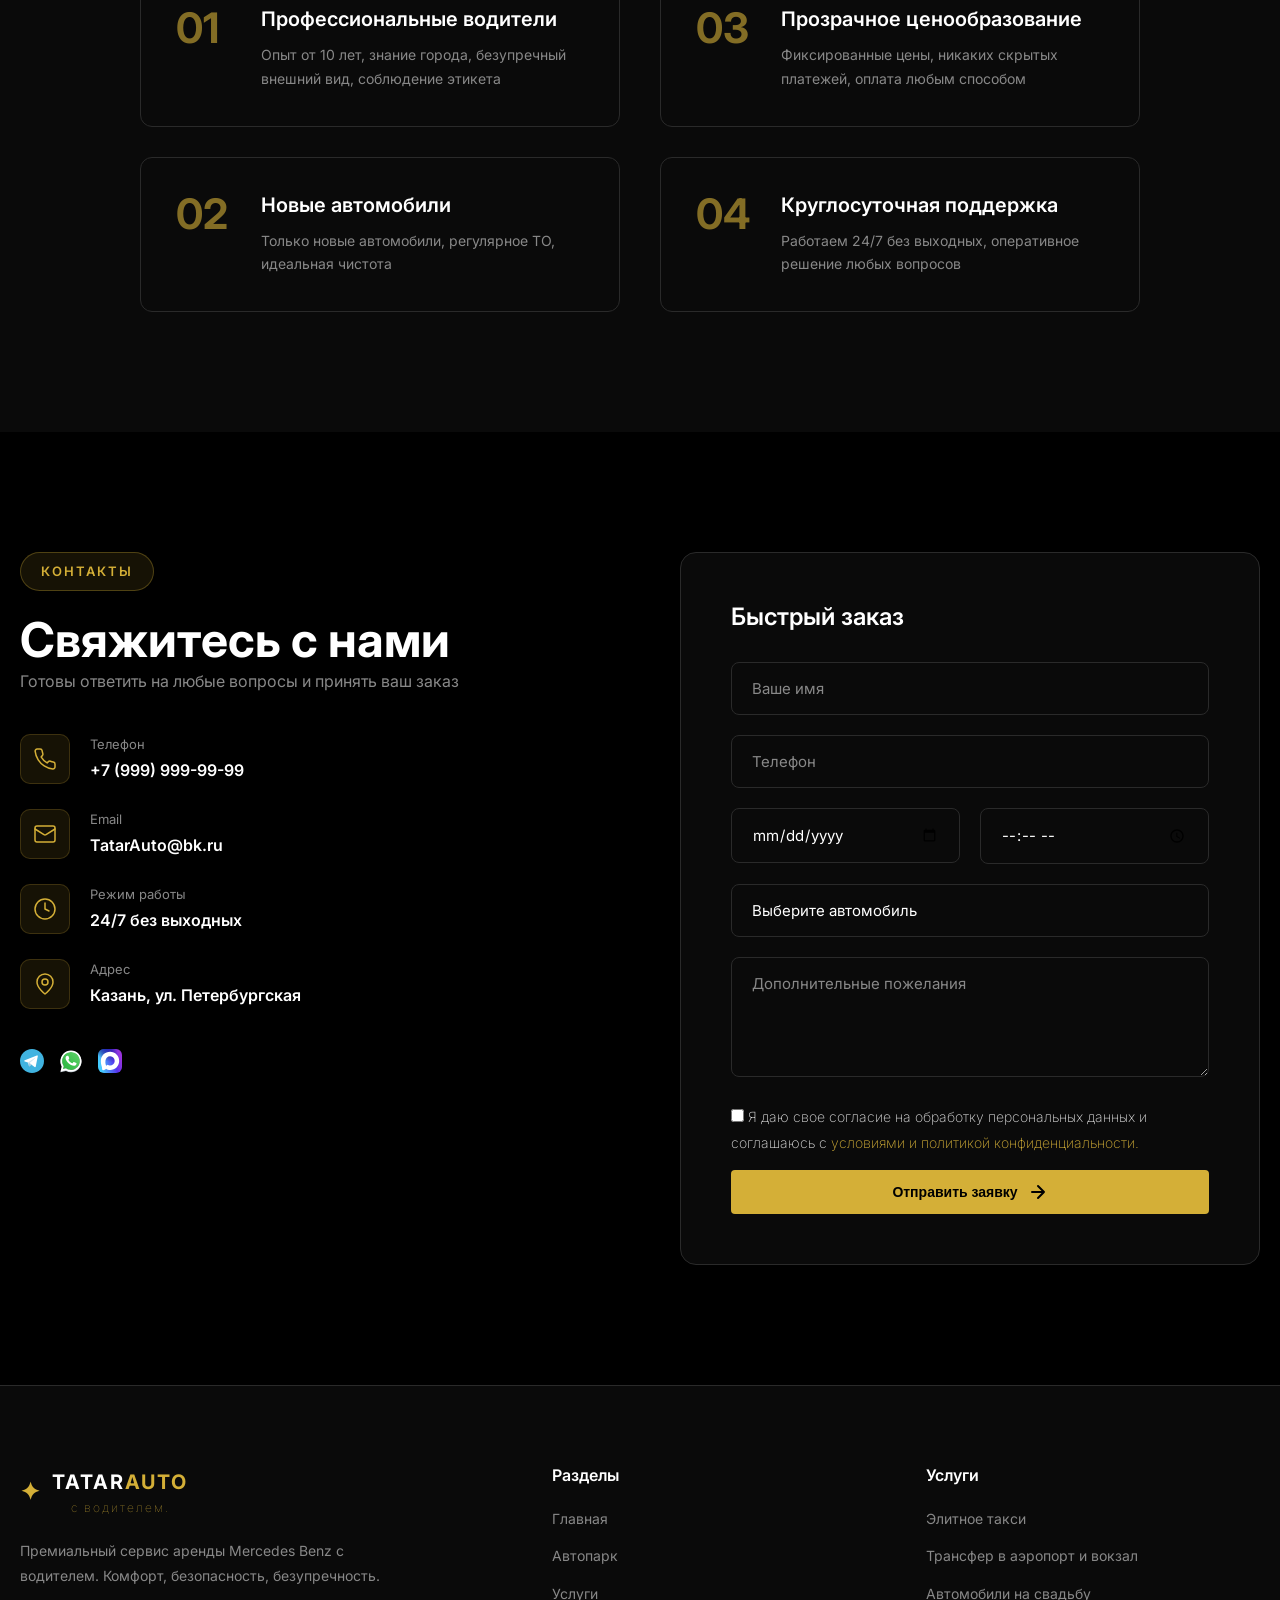
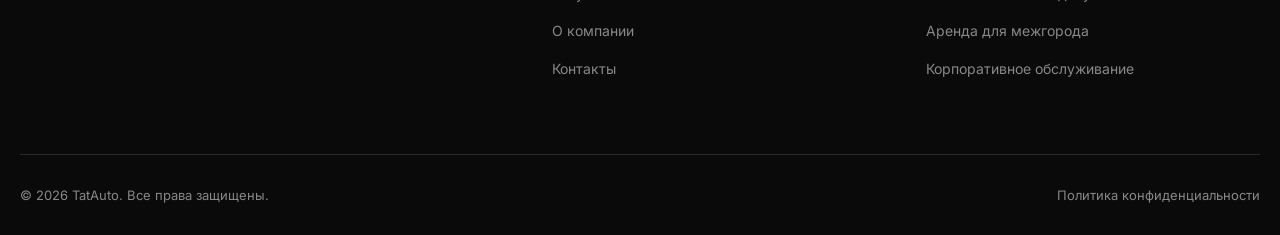
<file: v.html>
<!DOCTYPE html>
<html lang="ru">

<head>
    <meta charset="UTF-8">
    <meta name="viewport" content="width=device-width, initial-scale=1.0">
    <title>Аренда Mercedes-Benz V-Class с водителем в Казани и за пределами города | TatarAuto с водителем</title>
    <link rel="stylesheet" href="style.css?v=0.6">
    <link rel="icon" href="favicon.svg" type="image/svg+xml">
    <link rel="preconnect" href="https://fonts.googleapis.com">
    <link href="https://fonts.googleapis.com/css2?family=Inter:wght@300;400;500;600;700&display=swap" rel="stylesheet">
</head>

<body>
    <div class="bg-pattern"></div>
    <!-- Preloader -->
    <div class="preloader">
        <div class="preloader-logo">
            <svg class="mercedes-logo" viewBox="0 0 100 100">
                <circle cx="50" cy="50" r="48" fill="none" stroke="#D4AF37" stroke-width="1" />
                <path d="M50 15 L50 85 M15 50 L85 50 M25 25 L75 75 M25 75 L75 25" stroke="#D4AF37" stroke-width="2" />
            </svg>
            <div class="preloader-text">TatarAuto</div>
        </div>
    </div>

    <!-- Navigation -->
    <nav class="navbar">
        <div class="container">
            <div class="nav-wrapper">
                <a href="/" class="logo">
                    <span class="logo-icon">✦</span>
                    <span class="logo-text">TATAR<span class="accent">AUTO</span>
                        <span class="logo-text2">с водителем.</span>
                </a>
                <ul class="nav-menu">
                    <li><a href="#home" class="nav-link active">Главная</a></li>
                    <li><a href="#fleet" class="nav-link">Автопарк</a></li>
                    <li><a href="#about" class="nav-link">Услуги</a></li>
                    <li><a href="#advantages" class="nav-link">О компании</a></li>
                    <li><a href="#contact" class="nav-link">Контакты</a></li>
                </ul>
                <div class="header-socials">
                    <!-- Telegram -->
                    <a href="https://t.me/+79872050403" aria-label="Telegram">
                        <img src="image/tg.svg">
                    </a>

                    <!-- WhatsApp -->
                    <a href="https://wa.me/79872050403" aria-label="WhatsApp">
                        <img src="image/wa.svg">
                    </a>

                    <!-- Макс -->
                    <a href="https://max.ru/u/f9LHodD0cOI9r-7Fd5RwrSNzGCXtwhL1mIITdt8Pv_jcfv4HCKtzgHrtu4E" aria-label="Макс">
                        <img src="image/max.svg">
                    </a>
                </div>
                <div class="nav-cta">
                    <a href="tel:+78432969944" class="phone-link">+7 (843) 296-99-44</a>
                    <button class="btn-book modal-trigger">Заказать</button>
                </div>
                <div class="hamburger">
                    <span></span>
                    <span></span>
                    <span></span>
                </div>
            </div>
        </div>
    </nav>
    <!-- Mobile Menu Overlay -->
    <div class="mobile-overlay" id="mobileOverlay"></div>

    <!-- Mobile Menu -->
    <div class="mobile-menu" id="mobileMenu">
        <div class="mobile-header">
            <a href="/" class="logo">
                <span class="logo-icon">✦</span>
                <span class="logo-text">TATAR<span class="accent">AUTO</span>
                    <span class="logo-text2">с водителем.</span>
            </a>
            <button class="mobile-close" aria-label="Закрыть меню">&times;</button>
        </div>

        <ul class="mobile-nav">
            <li><a href="#home" class="nav-link active">Главная</a></li>
            <li><a href="#fleet" class="nav-link">Автопарк</a></li>
            <li><a href="#about" class="nav-link">Услуги</a></li>
            <li><a href="#advantages" class="nav-link">Преимущества</a></li>
            <li><a href="#contact" class="nav-link">Контакты</a></li>
        </ul>

        <div class="mobile-footer">
            <a href="tel:+78432969944" class="phone-link">+7 (843) 296-99-44</a>
            <button class="btn-primary modal-trigger" style="width:100%; justify-content:center;">Заказать авто</button>
        </div>
    </div>
    <!-- Home Section -->
    <section id="home" class="fleet section-padding">
        <div class="container">
            <div class="section-header">
                <h2 class="section-title">Mercedes-Benz V-Class</h2>
            </div>
            <div class="fleet-content">
                <div class="fleet-item active" id="v-class">
                    <div class="fleet-info">
                        <h3 class="fleet-title">Цена на аренду</h3>
                        <ul class="fleet-features">
                            <li>
                                <img src="image/aero.svg">
                                Трансфер из аэропорта: <b>7 500 ₽/час</b>
                            </li>
                            <li>
                                <img src="image/zhd.svg">
                                Трансфер из ж/д вокзала: <b>5 000 ₽/час</b>
                            </li>
                            <li>
                                <img src="image/mezh.svg">
                                Межгород: <b>120 ₽/км</b>
                            </li>
                            <li>
                                <img src="image/auto.svg">
                                Аренда: <b>2 500 ₽/час</b>
                            </li>
                        </ul>
                        <div class="fleet-price">
                            <div class="price-block">
                                <span class="price-value"><img src="image/time.svg"></span>
                                <span class="price-label">Минимальное время: </span>
                                <span class="price-currency"><b>4 часа</b></span>
                            </div>
                        </div>
                        <div class="contact-block">
                            <span class="contact-block-value">Контакты</span>
                            <ul class="fleet-features">
                                <li>
                                    <a href="https://wa.me/79872050403" aria-label="WhatsApp">
                                        <img src="image/wa.svg">
                                    </a>
                                    <a href="https://t.me/+79872050403" aria-label="Telegram">
                                        <img src="image/tg.svg">
                                    </a>
                                    <a href="https://max.ru/u/f9LHodD0cOI9r-7Fd5RwrSNzGCXtwhL1mIITdt8Pv_jcfv4HCKtzgHrtu4E" aria-label="Макс">
                                        <img src="image/max.svg">
                                    </a>
                                    <a href="tel:+78432969944" class="phone-link">+7 (843) 296-99-44</a>
                                </li>
                            </ul>
                            <span class="contact-label">

                            </span>
                            <button class="btn-primary modal-trigger">Заказать</button>
                        </div>
                    </div>
                    <div class="fleet-image-wrapper">
                        <div class="fleet-glow"></div>
                        <div class="slideshow">
                            <img src="image/V/V-1.png" alt="V-Class">
                            <img src="image/V/V-2.jpg" alt="V-Class">
                            <img src="image/V/V-3.png" alt="V-Class">
                            <img src="image/V/V-4.png" alt="V-Class">
                            <img src="image/V/V-5.png" alt="V-Class">
                            <img src="image/V/V-6.jpg" alt="V-Class">
                        </div>
                    </div>
                </div>
                <!--div class="text-item">
                    <h3 class="text-title text-center">Seo title</h3>
                    <p>Seo text</p>
                </div-->
            </div>
        </div>
    </section>

    <!-- Fleet Section -->
    <section id="fleet" class="fleet section-padding">
        <div class="container">
            <div class="section-header">
                <div class="section-badge">Мы предлагаем</div>
                <h2 class="section-title">Наш Автопарк</h2>
            </div>
            <div class="fleet-content">
                <div class="fleet-item active" id="s-class">
                    <div class="fleet-image-wrapper">
                        <div class="fleet-glow"></div>
                        <img src="image/W223/W223-1.jpg" alt="S-Class">
                    </div>
                    <div class="fleet-info">
                        <h3 class="fleet-title"><a href="w223.html">Mercedes-Benz S-Class AMG W223</a></h3>
                        <p class="fleet-subtitle">год выпуска 2022, черный</p>
                        <ul class="fleet-features">
                            <li>
                                <img src="image/aero.svg">
                                Трансфер из аэропорта: <b>12 000 ₽/час</b>
                            </li>
                            <li>
                                <img src="image/zhd.svg">
                                Трансфер из ж/д вокзала: <b>8 000 ₽/час</b>
                            </li>
                            <li>
                                <img src="image/mezh.svg">
                                Межгород: <b>200 ₽/км</b>
                            </li>
                            <li>
                                <img src="image/auto.svg">
                                Аренда: <b>4 000 ₽/час</b>
                            </li>
                        </ul>
                        <div class="fleet-price">
                            <div class="price-block">
                                <div class="price-value"><img src="image/time.svg"></div>
                                <span class="price-label">Минимальное время: </span>
                                <span class="price-currency"><b>4 часа</b></span>
                            </div>
                            <a href="w223.html"><button class="btn-primary">Подробнее</button></a>
                        </div>
                    </div>
                </div>
                <div class="fleet-item" id="maybach">
                    <div class="fleet-image-wrapper">
                        <div class="fleet-glow"></div>
                        <img src="image/Maybach/Maybach-1.jpg" alt="Mercedes-Benz S-class W222 Maybach">
                    </div>
                    <div class="fleet-info">
                        <h3 class="fleet-title"><a href="maybach.html">Mercedes-Benz S-class W222 Maybach</a></h3>
                        <p class="fleet-subtitle">год выпуска 2019, черный</p>
                        <ul class="fleet-features">
                            <li>
                                <img src="image/aero.svg">
                                Трансфер из аэропорта: <b>10 000 ₽/час</b>
                            </li>
                            <li>
                                <img src="image/zhd.svg">
                                Трансфер из ж/д вокзала: <b>7 000 ₽/час</b>
                            </li>
                            <li>
                                <img src="image/mezh.svg">
                                Межгород: <b>200 ₽/км</b>
                            </li>
                            <li>
                                <img src="image/auto.svg">
                                Аренда: <b>3 500 ₽/час</b>
                            </li>
                        </ul>
                        <div class="fleet-price">
                            <div class="price-block">
                                <div class="price-value"><img src="image/time.svg"></div>
                                <span class="price-label">Минимальное время: </span>
                                <span class="price-currency"><b>4 часа</b></span>
                            </div>
                            <a href="maybach.html"><button class="btn-primary">Подробнее</button></a>
                        </div>
                    </div>
                </div>
                <div class="fleet-item" id="gls">
                    <div class="fleet-image-wrapper">
                        <div class="fleet-glow"></div>
                        <img src="image/GLS/GLS-1.jpg" alt="S-Class">
                    </div>
                    <div class="fleet-info">
                        <h3 class="fleet-title"><a href="gls.html">Mercedes-Benz GLS</a></h3>
                        <p class="fleet-subtitle">год выпуска 2021, черный</p>
                        <ul class="fleet-features">
                            <li>
                                <img src="image/aero.svg">
                                Трансфер из аэропорта: <b>9 000 ₽/час</b>
                            </li>
                            <li>
                                <img src="image/zhd.svg">
                                Трансфер из ж/д вокзала: <b>6 000 ₽/час</b>
                            </li>
                            <li>
                                <img src="image/mezh.svg">
                                Межгород: <b>180 ₽/км</b>
                            </li>
                            <li>
                                <img src="image/auto.svg">
                                Аренда: <b>3 000 ₽/час</b>
                            </li>
                        </ul>
                        <div class="fleet-price">
                            <div class="price-block">
                                <div class="price-value"><img src="image/time.svg"></div>
                                <span class="price-label">Минимальное время: </span>
                                <span class="price-currency"><b>4 часа</b></span>
                            </div>
                            <a href="gls.html"><button class="btn-primary">Подробнее</button></a>
                        </div>
                    </div>
                </div>
                <div class="fleet-item" id="e-class">
                    <div class="fleet-image-wrapper">
                        <div class="fleet-glow"></div>
                        <img src="image/W222/W222-1.jpg" alt="S-Class">
                    </div>
                    <div class="fleet-info">
                        <h3 class="fleet-title"><a href="w222.html">Mercedes-Benz S-Class AMG W222</a></h3>
                        <p class="fleet-subtitle">год выпуска 2019, черный</p>
                        <ul class="fleet-features">
                            <li>
                                <img src="image/aero.svg">
                                Трансфер из аэропорта: <b>7 500 ₽/час</b>
                            </li>
                            <li>
                                <img src="image/zhd.svg">
                                Трансфер из ж/д вокзала: <b>5 000 ₽/час</b>
                            </li>
                            <li>
                                <img src="image/mezh.svg">
                                Межгород: <b>120 ₽/км</b>
                            </li>
                            <li>
                                <img src="image/auto.svg">
                                Аренда: <b>2 500 ₽/час</b>
                            </li>
                        </ul>
                        <div class="fleet-price">
                            <div class="price-block">
                                <div class="price-value"><img src="image/time.svg"></div>
                                <span class="price-label">Минимальное время: </span>
                                <span class="price-currency"><b>4 часа</b></span>
                            </div>
                            <a href="w222.html"><button class="btn-primary">Подробнее</button></a>
                        </div>
                    </div>
                </div>
                <div class="fleet-item" id="sprinter">
                    <div class="fleet-image-wrapper">
                        <div class="fleet-glow"></div>
                        <img src="image/Sprinter/Sprinter-1.jpg" alt="Mercedes Benz Sprinter">
                    </div>
                    <div class="fleet-info">
                        <h3 class="fleet-title"><a href="sprinter.html">Mercedes Benz Sprinter</a></h3>
                        <p class="fleet-subtitle">VIP салон 19 мест, белый</p>
                        <ul class="fleet-features">
                            <li>
                                <img src="image/aero.svg">
                                Трансфер из аэропорта: <b>7 500 ₽/час</b>
                            </li>
                            <li>
                                <img src="image/zhd.svg">
                                Трансфер из ж/д вокзала: <b>5 000 ₽/час</b>
                            </li>
                            <li>
                                <img src="image/mezh.svg">
                                Межгород: <b>120 ₽/км</b>
                            </li>
                            <li>
                                <img src="image/auto.svg">
                                Аренда: <b>2 500 ₽/час</b>
                            </li>
                        </ul>
                        <div class="fleet-price">
                            <div class="price-block">
                                <div class="price-value"><img src="image/time.svg"></div>
                                <span class="price-label">Минимальное время: </span>
                                <span class="price-currency"><b>4 часа</b></span>
                            </div>
                            <a href="sprinter.html"><button class="btn-primary">Подробнее</button></a>
                        </div>
                    </div>
                </div>
            </div>
        </div>
    </section>

    <!-- About Section -->
    <section id="about" class="about section-padding">
        <div class="container">
            <div class="section-header">
                <div class="section-badge">Наши услуги</div>
                <h2 class="section-title">Премиальный сервис<br>для особых клиентов</h2>
            </div>
            <div class="services-grid">
                <div class="service-card reveal">
                    <div class="service-icon">
                        <svg xmlns="http://www.w3.org/2000/svg" width="38" height="40" viewBox="0 0 24 24" fill="none" stroke="#D4AF37" stroke-width="1.5" stroke-linecap="round" stroke-linejoin="round">
                            <path d="M12 2L3 7v6c0 5.25 3.75 9.75 9 11 5.25-1.25 9-5.75 9-11V7l-9-5z"></path>
                            <path d="M9 12l2 2 4-4" stroke-width="2"></path>
                        </svg>
                    </div>
                    <h3 class="service-title">Трансферы</h3>
                    <p class="service-desc">Аэропорт, вокзалы, деловые встречи. Встреча с табличкой, помощь с багажом.</p>
                    <ul class="service-features">
                        <li>Отслеживание рейсов</li>
                        <li>30 минут ожидания</li>
                        <li>Фиксированная цена</li>
                    </ul>
                </div>
                <div class="service-card reveal">
                    <div class="service-icon">
                        <svg xmlns="http://www.w3.org/2000/svg" width="40" height="40" viewBox="0 0 24 24" fill="none" stroke="#D4AF37" stroke-width="1.5" stroke-linecap="round" stroke-linejoin="round">
                            <circle cx="12" cy="12" r="9"></circle>
                            <polyline points="12 6 12 12 16 14"></polyline>
                            <circle cx="12" cy="12" r="1.5" fill="#D4AF37" stroke="none"></circle>
                        </svg>
                    </div>
                    <h3 class="service-title">Почасовая аренда</h3>
                    <p class="service-desc">Деловые поездки, городские маршруты, личные дела. Гибкий график.</p>
                    <ul class="service-features">
                        <li>От 4 часов</li>
                        <li>Любые маршруты</li>
                        <li>Ожидание включено</li>
                    </ul>
                </div>
                <div class="service-card reveal">
                    <div class="service-icon">
                        <svg xmlns="http://www.w3.org/2000/svg" width="40" height="40" viewBox="0 0 24 24" fill="none" stroke="#D4AF37" stroke-width="1.5" stroke-linecap="round" stroke-linejoin="round">
                            <rect x="2" y="10" width="20" height="11" rx="2"></rect>
                            <path d="M8 10V7a2 2 0 0 1 2-2h4a2 2 0 0 1 2 2v3"></path>
                            <line x1="12" y1="14" x2="12" y2="18"></line>
                        </svg>
                    </div>
                    <h3 class="service-title">Межгород</h3>
                    <p class="service-desc">Поездки между городами. Комфорт на дальних расстояниях.</p>
                    <ul class="service-features">
                        <li>Любое расстояние</li>
                        <li>Опытные водители</li>
                        <li>Выгодные тарифы</li>
                    </ul>
                </div>
                <div class="service-card reveal">
                    <div class="service-icon">
                        <svg xmlns="http://www.w3.org/2000/svg" width="40" height="40" viewBox="0 0 24 24" fill="none" stroke="#D4AF37" stroke-width="1.5" stroke-linecap="round" stroke-linejoin="round">
                            <path d="M6 3h12l4 5-10 13L2 8l4-5z"></path>
                            <line x1="2" y1="8" x2="22" y2="8"></line>
                            <line x1="12" y1="21" x2="12" y2="8"></line>
                            <line x1="6" y1="3" x2="10" y2="8"></line>
                            <line x1="18" y1="3" x2="14" y2="8"></line>
                        </svg>
                    </div>
                    <h3 class="service-title">VIP-сопровождение</h3>
                    <p class="service-desc">Персональный водитель на постоянной основе. Конфиденциальность.</p>
                    <ul class="service-features">
                        <li>Персональный менеджер</li>
                        <li>Абсолютная дискретность</li>
                        <li>Индивидуальный график</li>
                    </ul>
                </div>
            </div>
        </div>
    </section>

    <!-- Advantages Section -->
    <section id="advantages" class="advantages section-padding">
        <div class="container">
            <div class="section-header">
                <div class="section-badge">Почему мы</div>
                <h2 class="section-title">Безупречный сервис<br>премиум класса</h2>
            </div>
            <div class="advantages-grid">
                <div class="advantages-column">
                    <div class="advantage-item reveal">
                        <div class="advantage-number">01</div>
                        <div class="advantage-text">
                            <h4>Профессиональные водители</h4>
                            <p>Опыт от 10 лет, знание города, безупречный внешний вид, соблюдение этикета</p>
                        </div>
                    </div>
                    <div class="advantage-item reveal">
                        <div class="advantage-number">02</div>
                        <div class="advantage-text">
                            <h4>Новые автомобили</h4>
                            <p>Только новые автомобили, регулярное ТО, идеальная чистота</p>
                        </div>
                    </div>
                </div>
                <div class="advantages-column">
                    <div class="advantage-item reveal">
                        <div class="advantage-number">03</div>
                        <div class="advantage-text">
                            <h4>Прозрачное ценообразование</h4>
                            <p>Фиксированные цены, никаких скрытых платежей, оплата любым способом</p>
                        </div>
                    </div>
                    <div class="advantage-item reveal">
                        <div class="advantage-number">04</div>
                        <div class="advantage-text">
                            <h4>Круглосуточная поддержка</h4>
                            <p>Работаем 24/7 без выходных, оперативное решение любых вопросов</p>
                        </div>
                    </div>
                </div>
            </div>
        </div>
    </section>
    <!-- Contact Section -->
    <section id="contact" class="contact section-padding">
        <div class="container">
            <div class="contact-wrapper">
                <div class="contact-info">
                    <div class="section-badge">Контакты</div>
                    <h2 class="section-title">Свяжитесь с нами</h2>
                    <p class="contact-desc">Готовы ответить на любые вопросы и принять ваш заказ</p>

                    <div class="contact-items">
                        <div class="contact-item">
                            <div class="contact-icon">
                                <!-- Phone -->
                                <svg viewBox="0 0 24 24" fill="none" stroke="currentColor" stroke-width="1.5" stroke-linecap="round" stroke-linejoin="round">
                                    <path d="M22 16.92v3a2 2 0 0 1-2.18 2 19.79 19.79 0 0 1-8.63-3.07 19.5 19.5 0 0 1-6-6 19.79 19.79 0 0 1-3.07-8.67A2 2 0 0 1 4.11 2h3a2 2 0 0 1 2 1.72 12.84 12.84 0 0 0 .7 2.81 2 2 0 0 1-.45 2.11L8.09 9.91a16 16 0 0 0 6 6l1.27-1.27a2 2 0 0 1 2.11-.45 12.84 12.84 0 0 0 2.81.7A2 2 0 0 1 22 16.92z" />
                                </svg>
                            </div>
                            <div class="contact-details">
                                <span class="contact-label">Телефон</span>
                                <a href="tel:+79999999999" class="contact-value">+7 (999) 999-99-99</a>
                            </div>
                        </div>

                        <div class="contact-item">
                            <div class="contact-icon">
                                <!-- Email -->
                                <svg viewBox="0 0 24 24" fill="none" stroke="currentColor" stroke-width="1.5" stroke-linecap="round" stroke-linejoin="round">
                                    <rect x="2" y="4" width="20" height="16" rx="2" />
                                    <path d="m22 7-8.97 5.7a1.94 1.94 0 0 1-2.06 0L2 7" />
                                </svg>
                            </div>
                            <div class="contact-details">
                                <span class="contact-label">Email</span>
                                <a href="mailto:TatarAuto@bk.ru" class="contact-value">TatarAuto@bk.ru</a>
                            </div>
                        </div>

                        <div class="contact-item">
                            <div class="contact-icon">
                                <!-- Clock -->
                                <svg viewBox="0 0 24 24" fill="none" stroke="currentColor" stroke-width="1.5" stroke-linecap="round" stroke-linejoin="round">
                                    <circle cx="12" cy="12" r="10" />
                                    <polyline points="12 6 12 12 16 14" />
                                </svg>
                            </div>
                            <div class="contact-details">
                                <span class="contact-label">Режим работы</span>
                                <span class="contact-value">24/7 без выходных</span>
                            </div>
                        </div>

                        <div class="contact-item">
                            <div class="contact-icon">
                                <!-- Map Pin -->
                                <svg viewBox="0 0 24 24" fill="none" stroke="currentColor" stroke-width="1.5" stroke-linecap="round" stroke-linejoin="round">
                                    <path d="M20 10c0 6-8 12-8 12s-8-6-8-12a8 8 0 0 1 16 0Z" />
                                    <circle cx="12" cy="10" r="3" />
                                </svg>
                            </div>
                            <div class="contact-details">
                                <span class="contact-label">Адрес</span>
                                <span class="contact-value">Казань, ул. Петербургская</span>
                            </div>
                        </div>
                    </div>
                    <div class="social-links">
                        <!-- Telegram -->
                        <a href="https://t.me/+79872050403" aria-label="Telegram">
                            <img src="image/tg.svg">
                        </a>
                        <!-- WhatsApp -->
                        <a href="https://wa.me/79872050403" aria-label="WhatsApp">
                            <img src="image/wa.svg">
                        </a>
                        <!-- Макс -->
                        <a href="https://max.ru/u/f9LHodD0cOI9r-7Fd5RwrSNzGCXtwhL1mIITdt8Pv_jcfv4HCKtzgHrtu4E" aria-label="Макс">
                            <img src="image/max.svg">
                        </a>
                    </div>
                </div>

                <div class="contact-form-wrapper">
                    <form class="contact-form" id="bookingForm">
                        <h3 class="form-title">Быстрый заказ</h3>
                        <div class="form-group">
                            <input type="text" class="form-input" name="name" placeholder="Ваше имя" required>
                        </div>
                        <div class="form-group">
                            <input type="tel" class="form-input" name="phone" placeholder="Телефон" required>
                        </div>
                        <div class="form-row">
                            <div class="form-group">
                                <input type="date" name="date" class="form-input" required>
                            </div>
                            <div class="form-group">
                                <input type="time" name="time" class="form-input" required>
                            </div>
                        </div>
                        <div class="form-group">
                            <select name="car" class="form-input" required>
                                <option value="">Выберите автомобиль</option>
                                <option value="W223">S-class AMG W223</option>
                                <option value="Maybach">S-class W222 Maybach</option>
                                <option value="GLS">GLS</option>
                                <option value="W222">S-class AMG W222</option>
                                <option value="V-Class">V-Class</option>
                                <option value="Sprinter">Sprinter</option>
                            </select>
                        </div>
                        <div class="form-group">
                            <textarea name="message" class="form-input" rows="4" placeholder="Дополнительные пожелания"></textarea>
                        </div>
                        <label class="form-label">
                            <input type="checkbox" class="checkbox-input" required>
                            <span>Я даю свое согласие на обработку персональных данных и соглашаюсь с
                                <a href="/privacy-policy.html" target="_blank">условиями и политикой конфиденциальности.</a>
                            </span>
                        </label>
                        <button type="submit" class="btn-primary btn-full">
                            <span>Отправить заявку</span>
                            <svg width="20" height="20" viewBox="0 0 20 20" fill="none">
                                <path d="M4 10H16M16 10L10 4M16 10L10 16" stroke="currentColor" stroke-width="2" stroke-linecap="round" stroke-linejoin="round" />
                            </svg>
                        </button>
                    </form>
                </div>
            </div>
        </div>
    </section>

    <!-- Footer -->
    <footer class="footer">
        <div class="container">
            <div class="footer-wrapper">
                <div class="footer-brand">
                    <a href="#" class="logo">
                        <span class="logo-icon">✦</span>
                        <span class="logo-text">TATAR<span class="accent">AUTO</span>
                            <span class="logo-text2">с водителем.</span>
                    </a>
                    <p class="footer-desc">Премиальный сервис аренды Mercedes Benz с водителем. Комфорт, безопасность, безупречность.</p>
                </div>
                <div class="footer-links">
                    <div class="footer-column">
                        <h4>Разделы</h4>
                        <ul>
                            <li><a href="#home">Главная</a></li>
                            <li><a href="#fleet">Автопарк</a></li>
                            <li><a href="#about">Услуги</a></li>
                            <li><a href="#advantages">О компании</a></li>
                            <li><a href="#contact">Контакты</a></li>
                        </ul>
                    </div>
                    <div class="footer-column">
                        <h4>Услуги</h4>
                        <ul>
                            <li><a href="#">Элитное такси</a></li>
                            <li><a href="#">Трансфер в аэропорт и вокзал</a></li>
                            <li><a href="#">Автомобили на свадьбу</a></li>
                            <li><a href="#">Аренда для межгорода</a></li>
                            <li><a href="#">Корпоративное обслуживание</a></li>
                        </ul>
                    </div>
                </div>
            </div>
            <div class="footer-bottom">
                <p>&copy; 2026 TatAuto. Все права защищены.</p>
                <div class="footer-legal">
                    <a href="/privacy-policy.html">Политика конфиденциальности</a>
                </div>
            </div>
        </div>
    </footer>

    <!-- Modal -->
    <div class="modal" id="bookingModal">
        <div class="modal-overlay"></div>
        <div class="modal-content">
            <button class="modal-close">&times;</button>
            <div class="modal-body">
                <form class="contact-form" id="bookingForm">
                    <h3 class="form-title">Заказать автомобиль</h3>
                    <p>Оставьте ваши контакты, и мы свяжемся с вами в ближайшее время</p>
                    <div class="form-group">
                        <input type="text" class="form-input" name="name" placeholder="Ваше имя" required>
                    </div>
                    <div class="form-group">
                        <input type="tel" class="form-input" name="phone" placeholder="Телефон" required>
                    </div>
                    <div class="form-row">
                        <div class="form-group">
                            <input type="date" name="date" class="form-input" required>
                        </div>
                        <div class="form-group">
                            <input type="time" name="time" class="form-input" required>
                        </div>
                    </div>
                    <div class="form-group">
                        <select name="car" class="form-input" required>
                            <option value="">Выберите автомобиль</option>
                            <option value="W223">S-class AMG W223</option>
                            <option value="Maybach">S-class W222 Maybach</option>
                            <option value="GLS">GLS</option>
                            <option value="W222">S-class AMG W222</option>
                            <option value="V-Class">V-Class</option>
                            <option value="Sprinter">Sprinter</option>
                        </select>
                    </div>
                    <div class="form-group">
                        <textarea name="message" class="form-input" rows="4" placeholder="Дополнительные пожелания"></textarea>
                    </div>
                    <label class="form-label">
                        <input type="checkbox" class="checkbox-input" required>
                        <span>Я даю свое согласие на обработку персональных данных и соглашаюсь с
                            <a href="/privacy-policy.html" target="_blank">условиями и политикой конфиденциальности.</a>
                        </span>
                    </label>
                    <button type="submit" class="btn-primary btn-full">
                        <span>Отправить заявку</span>
                        <svg width="20" height="20" viewBox="0 0 20 20" fill="none">
                            <path d="M4 10H16M16 10L10 4M16 10L10 16" stroke="currentColor" stroke-width="2" stroke-linecap="round" stroke-linejoin="round" />
                        </svg>
                    </button>
                </form>
            </div>
        </div>
    </div>

    <script src="https://code.jquery.com/jquery-3.7.1.min.js"></script>
    <script src="script.js?v=0.6"></script>
    <link rel="stylesheet" type="text/css" href="/css/slick.css" />
    <link rel="stylesheet" href="/css/slick-theme.css">
    <script src="https://cdnjs.cloudflare.com/ajax/libs/jquery/2.2.1/jquery.min.js"></script>
    <script src="/js/slick.min.js"></script>
    <script type="text/javascript">
        $(document).ready(function () {
            $(".slideshow").slick({
                infinite: true,
                speed: 300,
                fade: false,
                slidesToShow: 1,
                slidesToScroll: 1,
                swipe: true,
                draggable: true,
                arrows: false,
                dots: true,
                adaptiveHeight: true,
            });
        });
    </script>
</body>

</html>
</file>
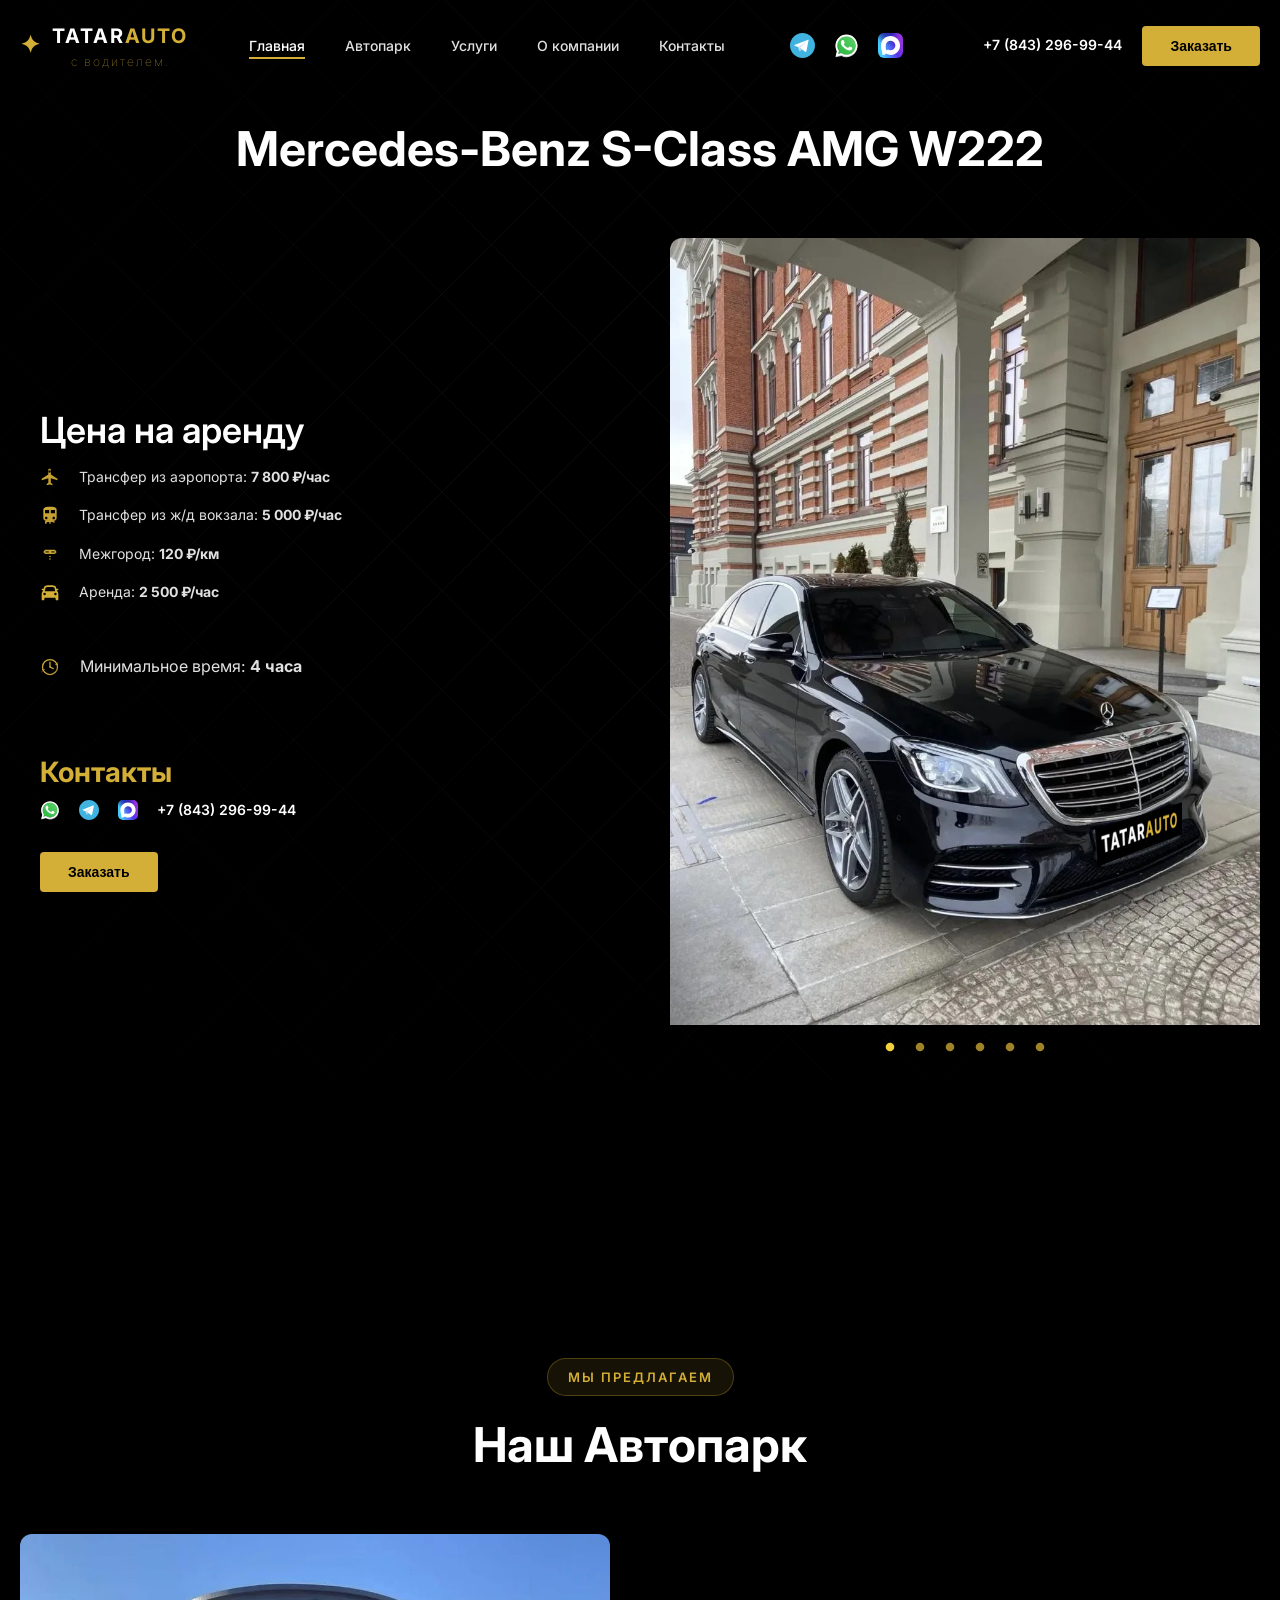
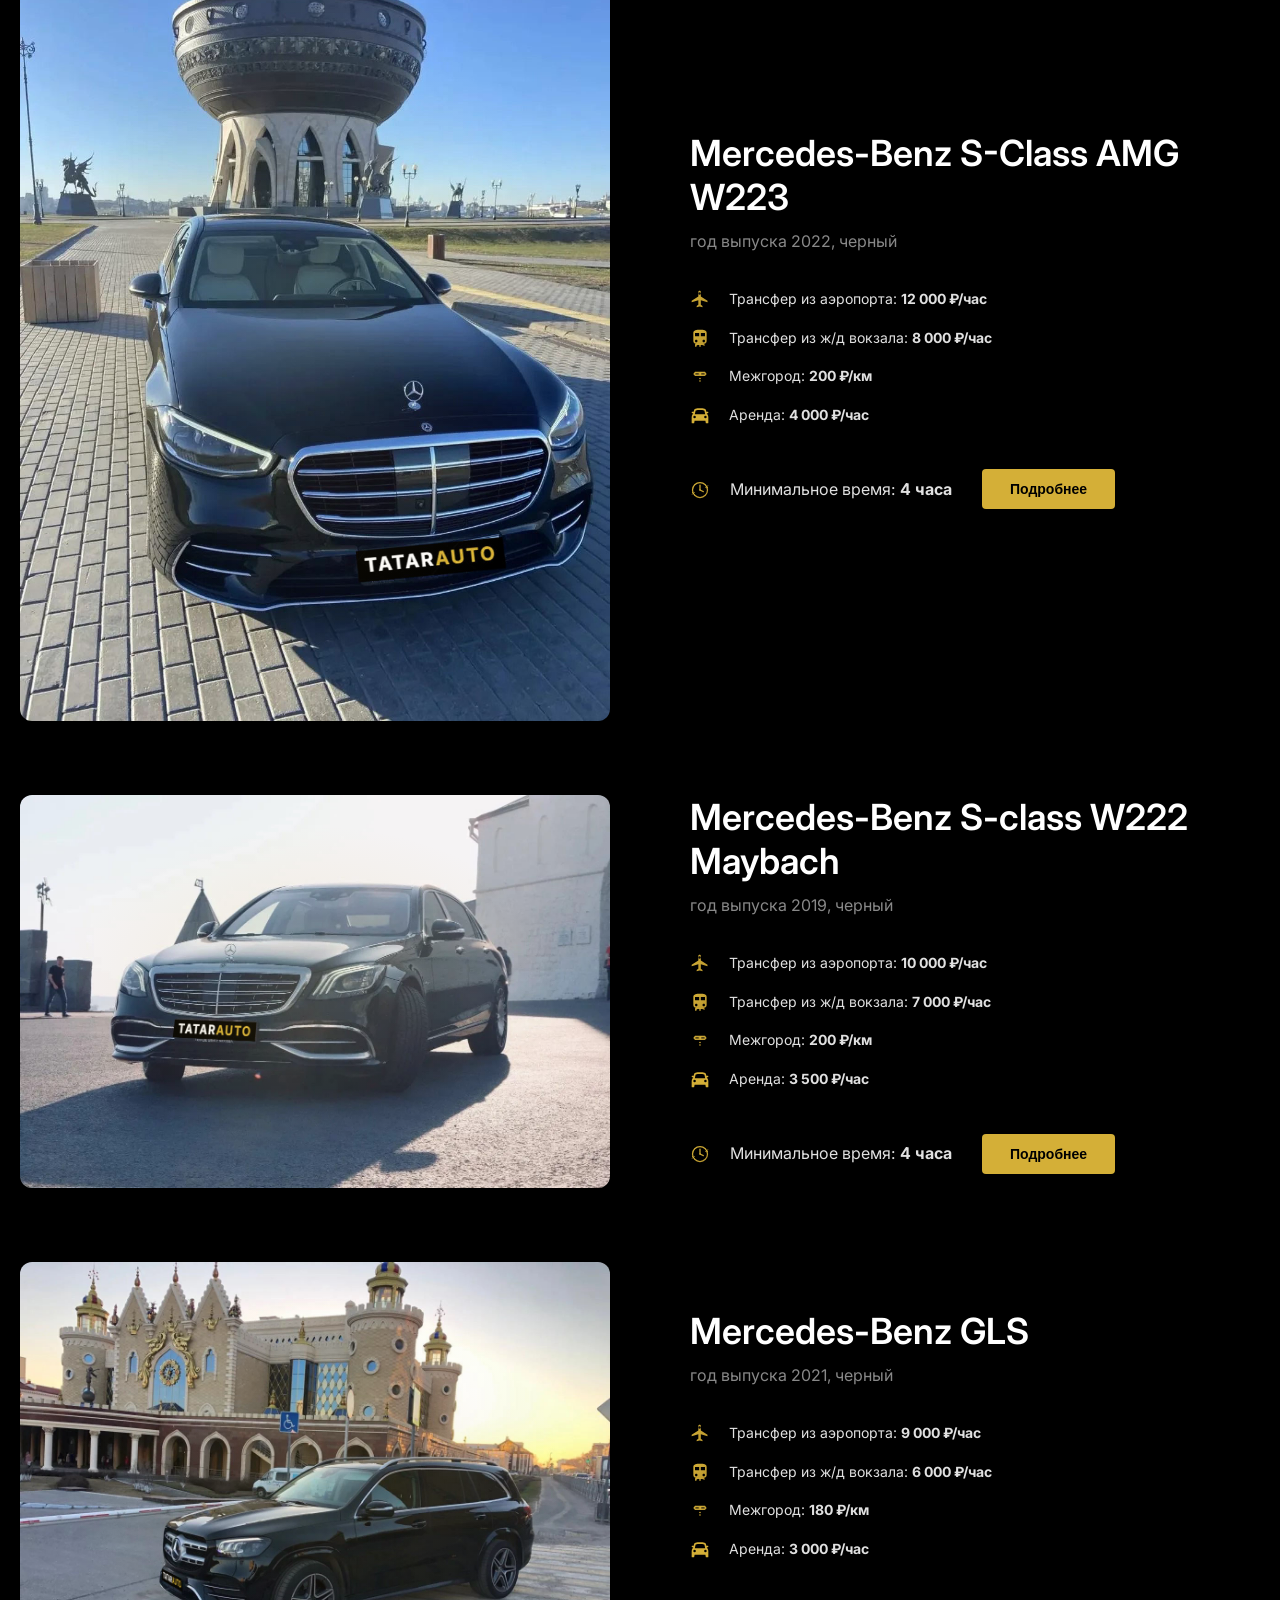
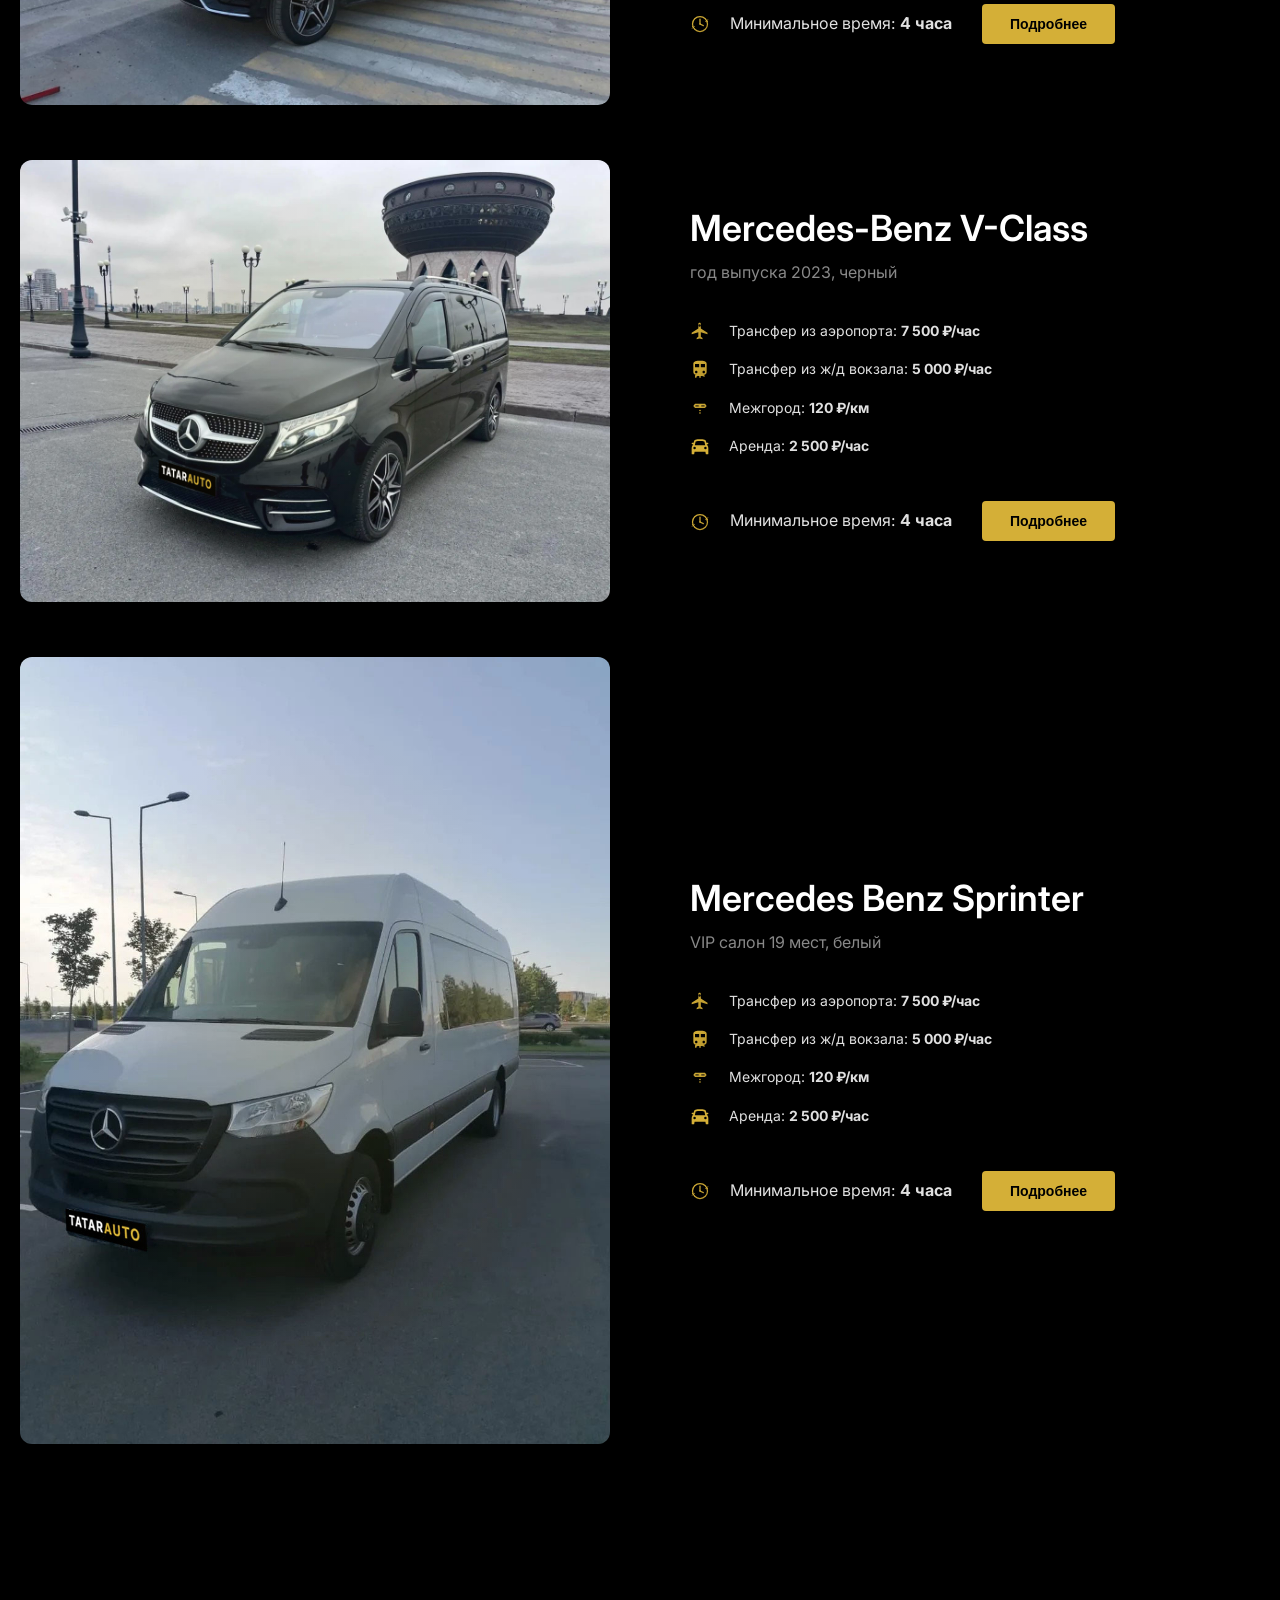
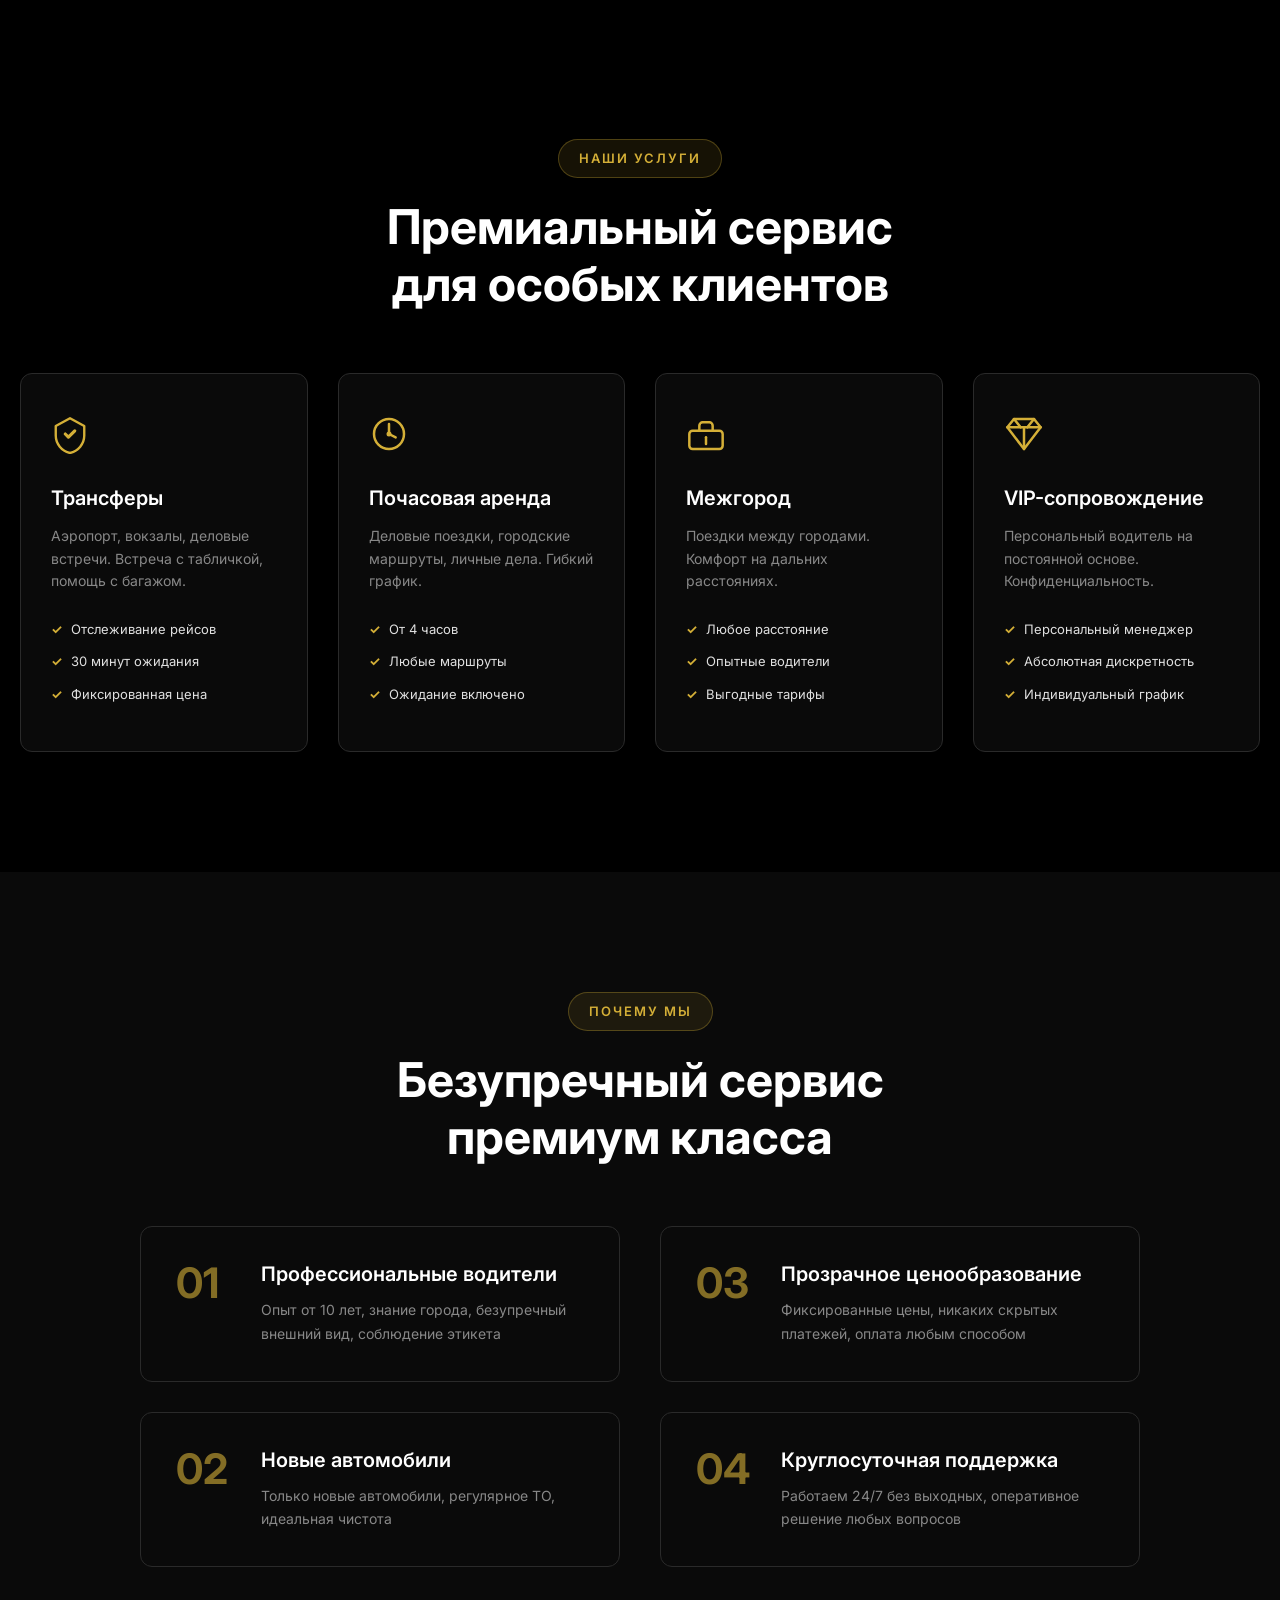
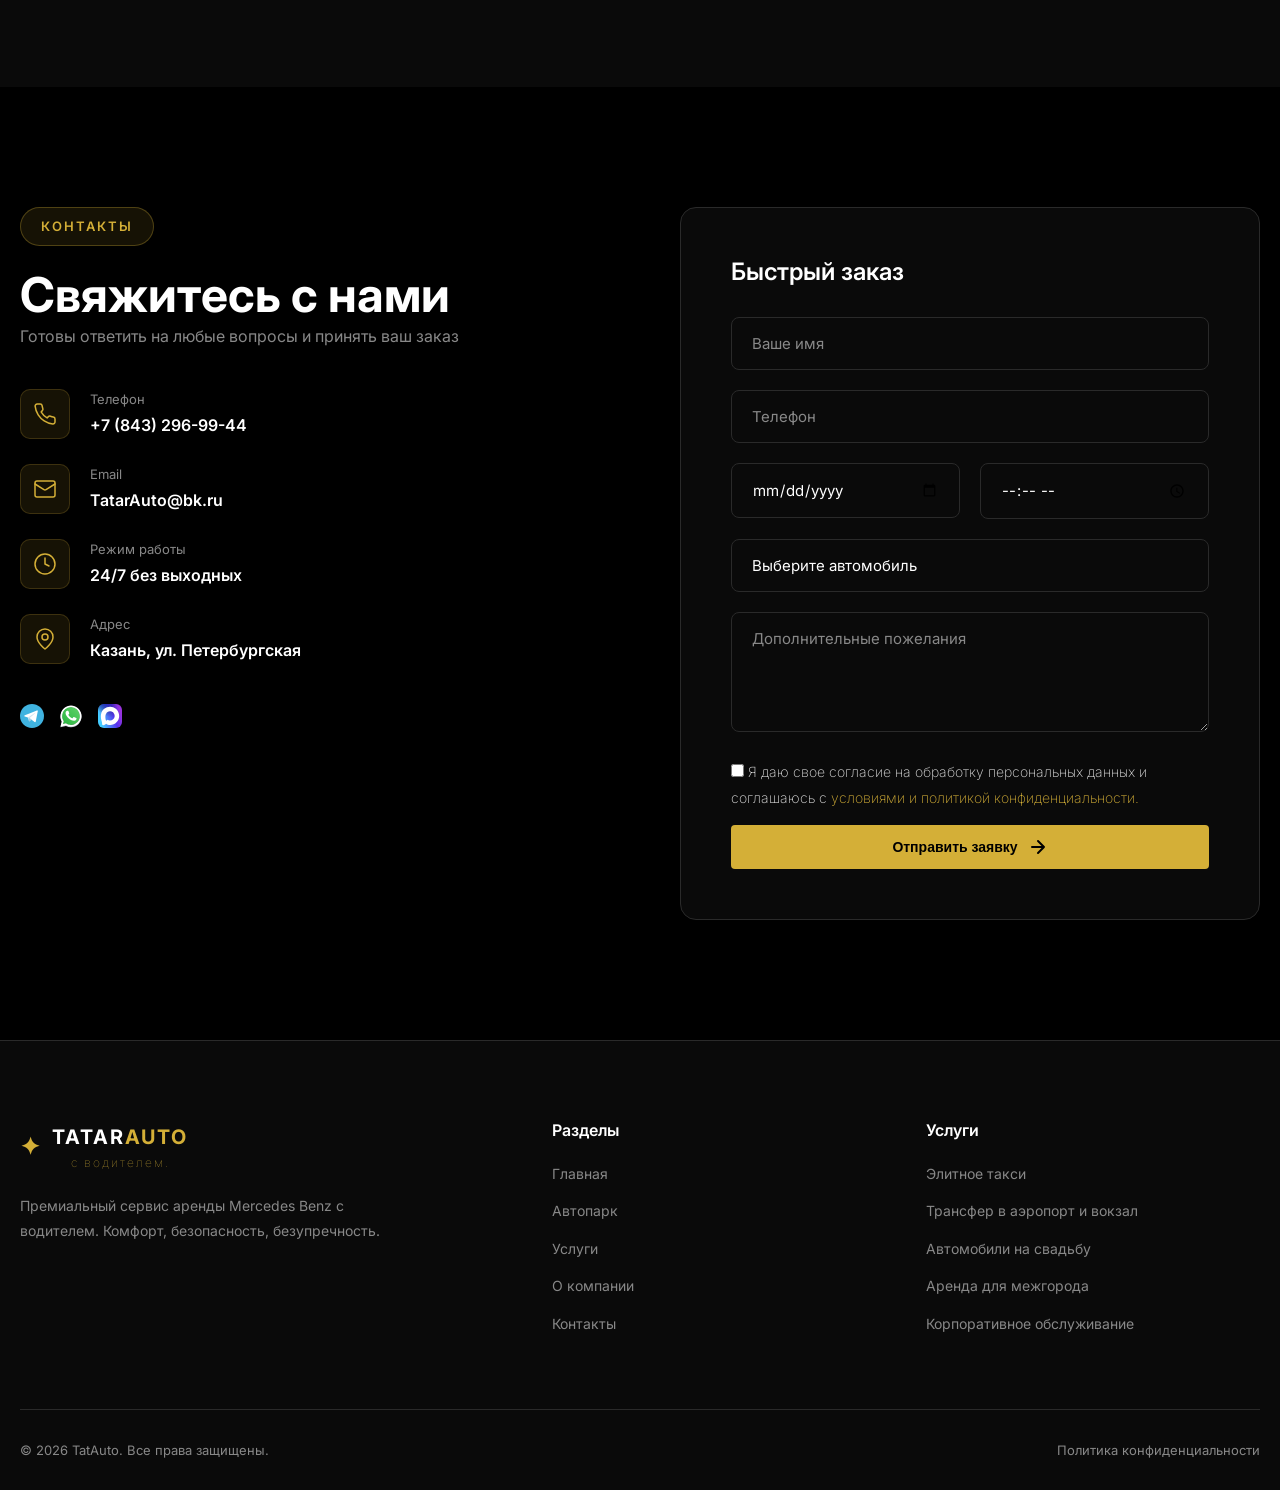
<file: w222.html>
<!DOCTYPE html>
<html lang="ru">

<head>
    <meta charset="UTF-8">
    <meta name="viewport" content="width=device-width, initial-scale=1.0">
    <title>Аренда Mercedes-Benz S-Class AMG W222 с водителем в Казани и за пределами города | TatarAuto с водителем</title>
    <link rel="stylesheet" href="style.css?v=0.6">
    <link rel="icon" href="favicon.svg" type="image/svg+xml">
    <link rel="preconnect" href="https://fonts.googleapis.com">
    <link href="https://fonts.googleapis.com/css2?family=Inter:wght@300;400;500;600;700&display=swap" rel="stylesheet">
</head>

<body>
    <div class="bg-pattern"></div>
    <!-- Preloader -->
    <div class="preloader">
        <div class="preloader-logo">
            <svg class="mercedes-logo" viewBox="0 0 100 100">
                <circle cx="50" cy="50" r="48" fill="none" stroke="#D4AF37" stroke-width="1" />
                <path d="M50 15 L50 85 M15 50 L85 50 M25 25 L75 75 M25 75 L75 25" stroke="#D4AF37" stroke-width="2" />
            </svg>
            <div class="preloader-text">TatarAuto</div>
        </div>
    </div>

    <!-- Navigation -->
    <nav class="navbar">
        <div class="container">
            <div class="nav-wrapper">
                <a href="/" class="logo">
                    <span class="logo-icon">✦</span>
                    <span class="logo-text">TATAR<span class="accent">AUTO</span>
                        <span class="logo-text2">с водителем.</span>
                </a>
                <ul class="nav-menu">
                    <li><a href="#home" class="nav-link active">Главная</a></li>
                    <li><a href="#fleet" class="nav-link">Автопарк</a></li>
                    <li><a href="#about" class="nav-link">Услуги</a></li>
                    <li><a href="#advantages" class="nav-link">О компании</a></li>
                    <li><a href="#contact" class="nav-link">Контакты</a></li>
                </ul>
                <div class="header-socials">
                    <!-- Telegram -->
                    <a href="https://t.me/+79872050403" aria-label="Telegram">
                        <img src="image/tg.svg">
                    </a>
                    <!-- WhatsApp -->
                    <a href="https://wa.me/79872050403" aria-label="WhatsApp">
                        <img src="image/wa.svg">
                    </a>
                    <!-- Макс -->
                    <a href="https://max.ru/u/f9LHodD0cOI9r-7Fd5RwrSNzGCXtwhL1mIITdt8Pv_jcfv4HCKtzgHrtu4E" aria-label="Макс">
                        <img src="image/max.svg">
                    </a>
                </div>
                <div class="nav-cta">
                    <a href="tel:+78432969944" class="phone-link">+7 (843) 296-99-44</a>
                    <button class="btn-book modal-trigger">Заказать</button>
                </div>
                <div class="hamburger">
                    <span></span>
                    <span></span>
                    <span></span>
                </div>
            </div>
        </div>
    </nav>
    <!-- Mobile Menu Overlay -->
    <div class="mobile-overlay" id="mobileOverlay"></div>

    <!-- Mobile Menu -->
    <div class="mobile-menu" id="mobileMenu">
        <div class="mobile-header">
            <a href="/" class="logo">
                <span class="logo-icon">✦</span>
                <span class="logo-text">TATAR<span class="accent">AUTO</span>
                    <span class="logo-text2">с водителем.</span>
            </a>
            <button class="mobile-close" aria-label="Закрыть меню">&times;</button>
        </div>

        <ul class="mobile-nav">
            <li><a href="#home" class="nav-link active">Главная</a></li>
            <li><a href="#fleet" class="nav-link">Автопарк</a></li>
            <li><a href="#about" class="nav-link">Услуги</a></li>
            <li><a href="#advantages" class="nav-link">Преимущества</a></li>
            <li><a href="#contact" class="nav-link">Контакты</a></li>
        </ul>

        <div class="mobile-footer">
            <a href="tel:+78432969944" class="phone-link">+7 (843) 296-99-44</a>
            <button class="btn-primary modal-trigger" style="width:100%; justify-content:center;">Заказать авто</button>
        </div>
    </div>

    <section id="home" class="fleet section-padding">
        <div class="container">
            <div class="section-header">
                <h2 class="section-title">Mercedes-Benz S-Class AMG W222</h2>
            </div>
            <div class="fleet-content">
                <div class="fleet-item active" id="s-class">
                    <div class="fleet-info">
                        <h3 class="fleet-title">Цена на аренду</h3>
                        <ul class="fleet-features">
                            <li>
                                <img src="image/aero.svg">
                                Трансфер из аэропорта: <b>7 800 ₽/час</b>
                            </li>
                            <li>
                                <img src="image/zhd.svg">
                                Трансфер из ж/д вокзала: <b>5 000 ₽/час</b>
                            </li>
                            <li>
                                <img src="image/mezh.svg">
                                Межгород: <b>120 ₽/км</b>
                            </li>
                            <li>
                                <img src="image/auto.svg">
                                Аренда: <b>2 500 ₽/час</b>
                            </li>
                        </ul>
                        <div class="fleet-price">
                            <div class="price-block">
                                <span class="price-value"><img src="image/time.svg"></span>
                                <span class="price-label">Минимальное время: </span>
                                <span class="price-currency"><b>4 часа</b></span>
                            </div>
                        </div>
                        <div class="contact-block">
                            <span class="contact-block-value">Контакты</span>
                            <ul class="fleet-features">
                                <li>
                                    <a href="https://wa.me/79872050403" aria-label="WhatsApp">
                                        <img src="image/wa.svg">
                                    </a>
                                    <a href="https://t.me/+79872050403" aria-label="Telegram">
                                        <img src="image/tg.svg">
                                    </a>
                                    <a href="https://max.ru/u/f9LHodD0cOI9r-7Fd5RwrSNzGCXtwhL1mIITdt8Pv_jcfv4HCKtzgHrtu4E" aria-label="Макс">
                                        <img src="image/max.svg">
                                    </a>
                                    <a href="tel:+78432969944" class="phone-link">+7 (843) 296-99-44</a>
                                </li>
                            </ul>
                            <span class="contact-label">

                            </span>
                            <button class="btn-primary modal-trigger">Заказать</button>
                        </div>
                    </div>
                    <div class="fleet-image-wrapper">
                        <div class="fleet-glow"></div>
                        <div class="slideshow">
                            <img src="image/W222/W222-1.jpg" alt="S-Class">
                            <img src="image/W222/W222-2.png" alt="S-Class">
                            <img src="image/W222/W222-3.jpg" alt="S-Class">
                            <img src="image/W222/W222-4.png" alt="S-Class">
                            <img src="image/W222/W222-5.jpg" alt="S-Class">
                            <img src="image/W222/W222-6.jpg" alt="S-Class">
                        </div>
                    </div>
                </div>
                <!--div class="text-item">
                    <h3 class="text-title text-center">Seo title</h3>
                    <p>Seo text</p>
                </div-->
            </div>
        </div>
    </section>

    <!-- Fleet Section -->
    <section id="fleet" class="fleet section-padding">
        <div class="container">
            <div class="section-header">
                <div class="section-badge">Мы предлагаем</div>
                <h2 class="section-title">Наш Автопарк</h2>
            </div>
            <div class="fleet-content">
                <div class="fleet-item active" id="s-class">
                    <div class="fleet-image-wrapper">
                        <div class="fleet-glow"></div>
                        <img src="image/W223/W223-1.jpg" alt="S-Class">
                    </div>
                    <div class="fleet-info">
                        <h3 class="fleet-title"><a href="w223.html">Mercedes-Benz S-Class AMG W223</a></h3>
                        <p class="fleet-subtitle">год выпуска 2022, черный</p>
                        <ul class="fleet-features">
                            <li>
                                <img src="image/aero.svg">
                                Трансфер из аэропорта: <b>12 000 ₽/час</b>
                            </li>
                            <li>
                                <img src="image/zhd.svg">
                                Трансфер из ж/д вокзала: <b>8 000 ₽/час</b>
                            </li>
                            <li>
                                <img src="image/mezh.svg">
                                Межгород: <b>200 ₽/км</b>
                            </li>
                            <li>
                                <img src="image/auto.svg">
                                Аренда: <b>4 000 ₽/час</b>
                            </li>
                        </ul>
                        <div class="fleet-price">
                            <div class="price-block">
                                <div class="price-value"><img src="image/time.svg"></div>
                                <span class="price-label">Минимальное время: </span>
                                <span class="price-currency"><b>4 часа</b></span>
                            </div>
                            <a href="w223.html"><button class="btn-primary">Подробнее</button></a>
                        </div>
                    </div>
                </div>
                <div class="fleet-item" id="maybach">
                    <div class="fleet-image-wrapper">
                        <div class="fleet-glow"></div>
                        <img src="image/Maybach/Maybach-1.jpg" alt="Mercedes-Benz S-class W222 Maybach">
                    </div>
                    <div class="fleet-info">
                        <h3 class="fleet-title"><a href="maybach.html">Mercedes-Benz S-class W222 Maybach</a></h3>
                        <p class="fleet-subtitle">год выпуска 2019, черный</p>
                        <ul class="fleet-features">
                            <li>
                                <img src="image/aero.svg">
                                Трансфер из аэропорта: <b>10 000 ₽/час</b>
                            </li>
                            <li>
                                <img src="image/zhd.svg">
                                Трансфер из ж/д вокзала: <b>7 000 ₽/час</b>
                            </li>
                            <li>
                                <img src="image/mezh.svg">
                                Межгород: <b>200 ₽/км</b>
                            </li>
                            <li>
                                <img src="image/auto.svg">
                                Аренда: <b>3 500 ₽/час</b>
                            </li>
                        </ul>
                        <div class="fleet-price">
                            <div class="price-block">
                                <div class="price-value"><img src="image/time.svg"></div>
                                <span class="price-label">Минимальное время: </span>
                                <span class="price-currency"><b>4 часа</b></span>
                            </div>
                            <a href="maybach.html"><button class="btn-primary">Подробнее</button></a>
                        </div>
                    </div>
                </div>
                <div class="fleet-item" id="gls">
                    <div class="fleet-image-wrapper">
                        <div class="fleet-glow"></div>
                        <img src="image/GLS/GLS-1.jpg" alt="S-Class">
                    </div>
                    <div class="fleet-info">
                        <h3 class="fleet-title"><a href="gls.html">Mercedes-Benz GLS</a></h3>
                        <p class="fleet-subtitle">год выпуска 2021, черный</p>
                        <ul class="fleet-features">
                            <li>
                                <img src="image/aero.svg">
                                Трансфер из аэропорта: <b>9 000 ₽/час</b>
                            </li>
                            <li>
                                <img src="image/zhd.svg">
                                Трансфер из ж/д вокзала: <b>6 000 ₽/час</b>
                            </li>
                            <li>
                                <img src="image/mezh.svg">
                                Межгород: <b>180 ₽/км</b>
                            </li>
                            <li>
                                <img src="image/auto.svg">
                                Аренда: <b>3 000 ₽/час</b>
                            </li>
                        </ul>
                        <div class="fleet-price">
                            <div class="price-block">
                                <div class="price-value"><img src="image/time.svg"></div>
                                <span class="price-label">Минимальное время: </span>
                                <span class="price-currency"><b>4 часа</b></span>
                            </div>
                            <a href="gls.html"><button class="btn-primary">Подробнее</button></a>
                        </div>
                    </div>
                </div>
                <div class="fleet-item" id="v-class">
                    <div class="fleet-image-wrapper">
                        <div class="fleet-glow"></div>
                        <img src="image/V/V-1.jpg" alt="S-Class">
                    </div>
                    <div class="fleet-info">
                        <h3 class="fleet-title"><a href="v.html">Mercedes-Benz V-Class</a></h3>
                        <p class="fleet-subtitle">год выпуска 2023, черный</p>
                        <ul class="fleet-features">
                            <li>
                                <img src="image/aero.svg">
                                Трансфер из аэропорта: <b>7 500 ₽/час</b>
                            </li>
                            <li>
                                <img src="image/zhd.svg">
                                Трансфер из ж/д вокзала: <b>5 000 ₽/час</b>
                            </li>
                            <li>
                                <img src="image/mezh.svg">
                                Межгород: <b>120 ₽/км</b>
                            <li>
                                <img src="image/auto.svg">
                                Аренда: <b>2 500 ₽/час</b>
                            </li>
                        </ul>
                        <div class="fleet-price">
                            <div class="price-block">
                                <div class="price-value"><img src="image/time.svg"></div>
                                <span class="price-label">Минимальное время: </span>
                                <span class="price-currency"><b>4 часа</b></span>
                            </div>
                            <a href="v.html"><button class="btn-primary">Подробнее</button></a>
                        </div>
                    </div>
                </div>
                <div class="fleet-item" id="sprinter">
                    <div class="fleet-image-wrapper">
                        <div class="fleet-glow"></div>
                        <img src="image/Sprinter/Sprinter-1.jpg" alt="Mercedes Benz Sprinter">
                    </div>
                    <div class="fleet-info">
                        <h3 class="fleet-title"><a href="sprinter.html">Mercedes Benz Sprinter</a></h3>
                        <p class="fleet-subtitle">VIP салон 19 мест, белый</p>
                        <ul class="fleet-features">
                            <li>
                                <img src="image/aero.svg">
                                Трансфер из аэропорта: <b>7 500 ₽/час</b>
                            </li>
                            <li>
                                <img src="image/zhd.svg">
                                Трансфер из ж/д вокзала: <b>5 000 ₽/час</b>
                            </li>
                            <li>
                                <img src="image/mezh.svg">
                                Межгород: <b>120 ₽/км</b>
                            </li>
                            <li>
                                <img src="image/auto.svg">
                                Аренда: <b>2 500 ₽/час</b>
                            </li>
                        </ul>
                        <div class="fleet-price">
                            <div class="price-block">
                                <div class="price-value"><img src="image/time.svg"></div>
                                <span class="price-label">Минимальное время: </span>
                                <span class="price-currency"><b>4 часа</b></span>
                            </div>
                            <a href="sprinter.html"><button class="btn-primary">Подробнее</button></a>
                        </div>
                    </div>
                </div>
            </div>
        </div>
    </section>

    <!-- About Section -->
    <section id="about" class="about section-padding">
        <div class="container">
            <div class="section-header">
                <div class="section-badge">Наши услуги</div>
                <h2 class="section-title">Премиальный сервис<br>для особых клиентов</h2>
            </div>
            <div class="services-grid">
                <div class="service-card reveal">
                    <div class="service-icon">
                        <svg xmlns="http://www.w3.org/2000/svg" width="38" height="40" viewBox="0 0 24 24" fill="none" stroke="#D4AF37" stroke-width="1.5" stroke-linecap="round" stroke-linejoin="round">
                            <path d="M12 2L3 7v6c0 5.25 3.75 9.75 9 11 5.25-1.25 9-5.75 9-11V7l-9-5z"></path>
                            <path d="M9 12l2 2 4-4" stroke-width="2"></path>
                        </svg>
                    </div>
                    <h3 class="service-title">Трансферы</h3>
                    <p class="service-desc">Аэропорт, вокзалы, деловые встречи. Встреча с табличкой, помощь с багажом.</p>
                    <ul class="service-features">
                        <li>Отслеживание рейсов</li>
                        <li>30 минут ожидания</li>
                        <li>Фиксированная цена</li>
                    </ul>
                </div>
                <div class="service-card reveal">
                    <div class="service-icon">
                        <svg xmlns="http://www.w3.org/2000/svg" width="40" height="40" viewBox="0 0 24 24" fill="none" stroke="#D4AF37" stroke-width="1.5" stroke-linecap="round" stroke-linejoin="round">
                            <circle cx="12" cy="12" r="9"></circle>
                            <polyline points="12 6 12 12 16 14"></polyline>
                            <circle cx="12" cy="12" r="1.5" fill="#D4AF37" stroke="none"></circle>
                        </svg>
                    </div>
                    <h3 class="service-title">Почасовая аренда</h3>
                    <p class="service-desc">Деловые поездки, городские маршруты, личные дела. Гибкий график.</p>
                    <ul class="service-features">
                        <li>От 4 часов</li>
                        <li>Любые маршруты</li>
                        <li>Ожидание включено</li>
                    </ul>
                </div>
                <div class="service-card reveal">
                    <div class="service-icon">
                        <svg xmlns="http://www.w3.org/2000/svg" width="40" height="40" viewBox="0 0 24 24" fill="none" stroke="#D4AF37" stroke-width="1.5" stroke-linecap="round" stroke-linejoin="round">
                            <rect x="2" y="10" width="20" height="11" rx="2"></rect>
                            <path d="M8 10V7a2 2 0 0 1 2-2h4a2 2 0 0 1 2 2v3"></path>
                            <line x1="12" y1="14" x2="12" y2="18"></line>
                        </svg>
                    </div>
                    <h3 class="service-title">Межгород</h3>
                    <p class="service-desc">Поездки между городами. Комфорт на дальних расстояниях.</p>
                    <ul class="service-features">
                        <li>Любое расстояние</li>
                        <li>Опытные водители</li>
                        <li>Выгодные тарифы</li>
                    </ul>
                </div>
                <div class="service-card reveal">
                    <div class="service-icon">
                        <svg xmlns="http://www.w3.org/2000/svg" width="40" height="40" viewBox="0 0 24 24" fill="none" stroke="#D4AF37" stroke-width="1.5" stroke-linecap="round" stroke-linejoin="round">
                            <path d="M6 3h12l4 5-10 13L2 8l4-5z"></path>
                            <line x1="2" y1="8" x2="22" y2="8"></line>
                            <line x1="12" y1="21" x2="12" y2="8"></line>
                            <line x1="6" y1="3" x2="10" y2="8"></line>
                            <line x1="18" y1="3" x2="14" y2="8"></line>
                        </svg>
                    </div>
                    <h3 class="service-title">VIP-сопровождение</h3>
                    <p class="service-desc">Персональный водитель на постоянной основе. Конфиденциальность.</p>
                    <ul class="service-features">
                        <li>Персональный менеджер</li>
                        <li>Абсолютная дискретность</li>
                        <li>Индивидуальный график</li>
                    </ul>
                </div>
            </div>
        </div>
    </section>

    <!-- Advantages Section -->
    <section id="advantages" class="advantages section-padding">
        <div class="container">
            <div class="section-header">
                <div class="section-badge">Почему мы</div>
                <h2 class="section-title">Безупречный сервис<br>премиум класса</h2>
            </div>
            <div class="advantages-grid">
                <div class="advantages-column">
                    <div class="advantage-item reveal">
                        <div class="advantage-number">01</div>
                        <div class="advantage-text">
                            <h4>Профессиональные водители</h4>
                            <p>Опыт от 10 лет, знание города, безупречный внешний вид, соблюдение этикета</p>
                        </div>
                    </div>
                    <div class="advantage-item reveal">
                        <div class="advantage-number">02</div>
                        <div class="advantage-text">
                            <h4>Новые автомобили</h4>
                            <p>Только новые автомобили, регулярное ТО, идеальная чистота</p>
                        </div>
                    </div>
                </div>
                <div class="advantages-column">
                    <div class="advantage-item reveal">
                        <div class="advantage-number">03</div>
                        <div class="advantage-text">
                            <h4>Прозрачное ценообразование</h4>
                            <p>Фиксированные цены, никаких скрытых платежей, оплата любым способом</p>
                        </div>
                    </div>
                    <div class="advantage-item reveal">
                        <div class="advantage-number">04</div>
                        <div class="advantage-text">
                            <h4>Круглосуточная поддержка</h4>
                            <p>Работаем 24/7 без выходных, оперативное решение любых вопросов</p>
                        </div>
                    </div>
                </div>
            </div>
        </div>
    </section>

    <!-- Contact Section -->
    <section id="contact" class="contact section-padding">
        <div class="container">
            <div class="contact-wrapper">
                <div class="contact-info">
                    <div class="section-badge">Контакты</div>
                    <h2 class="section-title">Свяжитесь с нами</h2>
                    <p class="contact-desc">Готовы ответить на любые вопросы и принять ваш заказ</p>

                    <div class="contact-items">
                        <div class="contact-item">
                            <div class="contact-icon">
                                <!-- Phone -->
                                <svg viewBox="0 0 24 24" fill="none" stroke="currentColor" stroke-width="1.5" stroke-linecap="round" stroke-linejoin="round">
                                    <path d="M22 16.92v3a2 2 0 0 1-2.18 2 19.79 19.79 0 0 1-8.63-3.07 19.5 19.5 0 0 1-6-6 19.79 19.79 0 0 1-3.07-8.67A2 2 0 0 1 4.11 2h3a2 2 0 0 1 2 1.72 12.84 12.84 0 0 0 .7 2.81 2 2 0 0 1-.45 2.11L8.09 9.91a16 16 0 0 0 6 6l1.27-1.27a2 2 0 0 1 2.11-.45 12.84 12.84 0 0 0 2.81.7A2 2 0 0 1 22 16.92z" />
                                </svg>
                            </div>
                            <div class="contact-details">
                                <span class="contact-label">Телефон</span>
                                <a href="tel:+78432969944" class="contact-value">+7 (843) 296-99-44</a>
                            </div>
                        </div>

                        <div class="contact-item">
                            <div class="contact-icon">
                                <!-- Email -->
                                <svg viewBox="0 0 24 24" fill="none" stroke="currentColor" stroke-width="1.5" stroke-linecap="round" stroke-linejoin="round">
                                    <rect x="2" y="4" width="20" height="16" rx="2" />
                                    <path d="m22 7-8.97 5.7a1.94 1.94 0 0 1-2.06 0L2 7" />
                                </svg>
                            </div>
                            <div class="contact-details">
                                <span class="contact-label">Email</span>
                                <a href="mailto:TatarAuto@bk.ru" class="contact-value">TatarAuto@bk.ru</a>
                            </div>
                        </div>

                        <div class="contact-item">
                            <div class="contact-icon">
                                <!-- Clock -->
                                <svg viewBox="0 0 24 24" fill="none" stroke="currentColor" stroke-width="1.5" stroke-linecap="round" stroke-linejoin="round">
                                    <circle cx="12" cy="12" r="10" />
                                    <polyline points="12 6 12 12 16 14" />
                                </svg>
                            </div>
                            <div class="contact-details">
                                <span class="contact-label">Режим работы</span>
                                <span class="contact-value">24/7 без выходных</span>
                            </div>
                        </div>

                        <div class="contact-item">
                            <div class="contact-icon">
                                <!-- Map Pin -->
                                <svg viewBox="0 0 24 24" fill="none" stroke="currentColor" stroke-width="1.5" stroke-linecap="round" stroke-linejoin="round">
                                    <path d="M20 10c0 6-8 12-8 12s-8-6-8-12a8 8 0 0 1 16 0Z" />
                                    <circle cx="12" cy="10" r="3" />
                                </svg>
                            </div>
                            <div class="contact-details">
                                <span class="contact-label">Адрес</span>
                                <span class="contact-value">Казань, ул. Петербургская</span>
                            </div>
                        </div>
                    </div>
                    <div class="social-links">
                        <!-- Telegram -->
                        <a href="https://t.me/+79872050403" aria-label="Telegram">
                            <img src="image/tg.svg">
                        </a>
                        <!-- WhatsApp -->
                        <a href="https://wa.me/79872050403" aria-label="WhatsApp">
                            <img src="image/wa.svg">
                        </a>
                        <!-- Макс -->
                        <a href="https://max.ru/u/f9LHodD0cOI9r-7Fd5RwrSNzGCXtwhL1mIITdt8Pv_jcfv4HCKtzgHrtu4E" aria-label="Макс">
                            <img src="image/max.svg">
                        </a>
                    </div>
                </div>

                <div class="contact-form-wrapper">
                    <form class="contact-form" id="bookingForm">
                        <h3 class="form-title">Быстрый заказ</h3>
                        <div class="form-group">
                            <input type="text" class="form-input" name="name" placeholder="Ваше имя" required>
                        </div>
                        <div class="form-group">
                            <input type="tel" class="form-input" name="phone" placeholder="Телефон" required>
                        </div>
                        <div class="form-row">
                            <div class="form-group">
                                <input type="date" name="date" class="form-input" required>
                            </div>
                            <div class="form-group">
                                <input type="time" name="time" class="form-input" required>
                            </div>
                        </div>
                        <div class="form-group">
                            <select name="car" class="form-input" required>
                                <option value="">Выберите автомобиль</option>
                                <option value="W223">S-class AMG W223</option>
                                <option value="Maybach">S-class W222 Maybach</option>
                                <option value="GLS">GLS</option>
                                <option value="W222">S-class AMG W222</option>
                                <option value="V-Class">V-Class</option>
                                <option value="Sprinter">Sprinter</option>
                            </select>
                        </div>
                        <div class="form-group">
                            <textarea name="message" class="form-input" rows="4" placeholder="Дополнительные пожелания"></textarea>
                        </div>
                        <label class="form-label">
                            <input type="checkbox" class="checkbox-input" required>
                            <span>Я даю свое согласие на обработку персональных данных и соглашаюсь с
                                <a href="/privacy-policy.html" target="_blank">условиями и политикой конфиденциальности.</a>
                            </span>
                        </label>
                        <button type="submit" class="btn-primary btn-full">
                            <span>Отправить заявку</span>
                            <svg width="20" height="20" viewBox="0 0 20 20" fill="none">
                                <path d="M4 10H16M16 10L10 4M16 10L10 16" stroke="currentColor" stroke-width="2" stroke-linecap="round" stroke-linejoin="round" />
                            </svg>
                        </button>
                    </form>
                </div>
            </div>
        </div>
    </section>

    <!-- Footer -->
    <footer class="footer">
        <div class="container">
            <div class="footer-wrapper">
                <div class="footer-brand">
                    <a href="#" class="logo">
                        <span class="logo-icon">✦</span>
                        <span class="logo-text">TATAR<span class="accent">AUTO</span>
                            <span class="logo-text2">с водителем.</span>
                    </a>
                    <p class="footer-desc">Премиальный сервис аренды Mercedes Benz с водителем. Комфорт, безопасность, безупречность.</p>
                </div>
                <div class="footer-links">
                    <div class="footer-column">
                        <h4>Разделы</h4>
                        <ul>
                            <li><a href="#home">Главная</a></li>
                            <li><a href="#fleet">Автопарк</a></li>
                            <li><a href="#about">Услуги</a></li>
                            <li><a href="#advantages">О компании</a></li>
                            <li><a href="#contact">Контакты</a></li>
                        </ul>
                    </div>
                    <div class="footer-column">
                        <h4>Услуги</h4>
                        <ul>
                            <li><a href="#">Элитное такси</a></li>
                            <li><a href="#">Трансфер в аэропорт и вокзал</a></li>
                            <li><a href="#">Автомобили на свадьбу</a></li>
                            <li><a href="#">Аренда для межгорода</a></li>
                            <li><a href="#">Корпоративное обслуживание</a></li>
                        </ul>
                    </div>
                </div>
            </div>
            <div class="footer-bottom">
                <p>&copy; 2026 TatAuto. Все права защищены.</p>
                <div class="footer-legal">
                    <a href="/privacy-policy.html">Политика конфиденциальности</a>
                </div>
            </div>
        </div>
    </footer>

    <!-- Modal -->
    <div class="modal" id="bookingModal">
        <div class="modal-overlay"></div>
        <div class="modal-content">
            <button class="modal-close">&times;</button>
            <div class="modal-body">
                <form class="contact-form" id="bookingForm">
                    <h3 class="form-title">Заказать автомобиль</h3>
                    <p>Оставьте ваши контакты, и мы свяжемся с вами в ближайшее время</p>
                    <div class="form-group">
                        <input type="text" class="form-input" name="name" placeholder="Ваше имя" required>
                    </div>
                    <div class="form-group">
                        <input type="tel" class="form-input" name="phone" placeholder="Телефон" required>
                    </div>
                    <div class="form-row">
                        <div class="form-group">
                            <input type="date" name="date" class="form-input" required>
                        </div>
                        <div class="form-group">
                            <input type="time" name="time" class="form-input" required>
                        </div>
                    </div>
                    <div class="form-group">
                        <select name="car" class="form-input" required>
                            <option value="">Выберите автомобиль</option>
                            <option value="W223">S-class AMG W223</option>
                            <option value="Maybach">S-class W222 Maybach</option>
                            <option value="GLS">GLS</option>
                            <option value="W222">S-class AMG W222</option>
                            <option value="V-Class">V-Class</option>
                            <option value="Sprinter">Sprinter</option>
                        </select>
                    </div>
                    <div class="form-group">
                        <textarea name="message" class="form-input" rows="4" placeholder="Дополнительные пожелания"></textarea>
                    </div>
                    <label class="form-label">
                        <input type="checkbox" class="checkbox-input" required>
                        <span>Я даю свое согласие на обработку персональных данных и соглашаюсь с
                            <a href="/privacy-policy.html" target="_blank">условиями и политикой конфиденциальности.</a>
                        </span>
                    </label>
                    <button type="submit" class="btn-primary btn-full">
                        <span>Отправить заявку</span>
                        <svg width="20" height="20" viewBox="0 0 20 20" fill="none">
                            <path d="M4 10H16M16 10L10 4M16 10L10 16" stroke="currentColor" stroke-width="2" stroke-linecap="round" stroke-linejoin="round" />
                        </svg>
                    </button>
                </form>
            </div>
        </div>
    </div>

    <script src="https://code.jquery.com/jquery-3.7.1.min.js"></script>
    <script src="script.js?v=0.6"></script>
    <link rel="stylesheet" type="text/css" href="/css/slick.css" />
    <link rel="stylesheet" href="/css/slick-theme.css">
    <script src="https://cdnjs.cloudflare.com/ajax/libs/jquery/2.2.1/jquery.min.js"></script>
    <script src="/js/slick.min.js"></script>
    <script type="text/javascript">
        $(document).ready(function () {
            $(".slideshow").slick({
                infinite: true,
                speed: 300,
                fade: false,
                slidesToShow: 1,
                slidesToScroll: 1,
                swipe: true,
                draggable: true,
                arrows: false,
                dots: true,
                adaptiveHeight: true,
            });
        });
    </script>
</body>

</html>
</file>
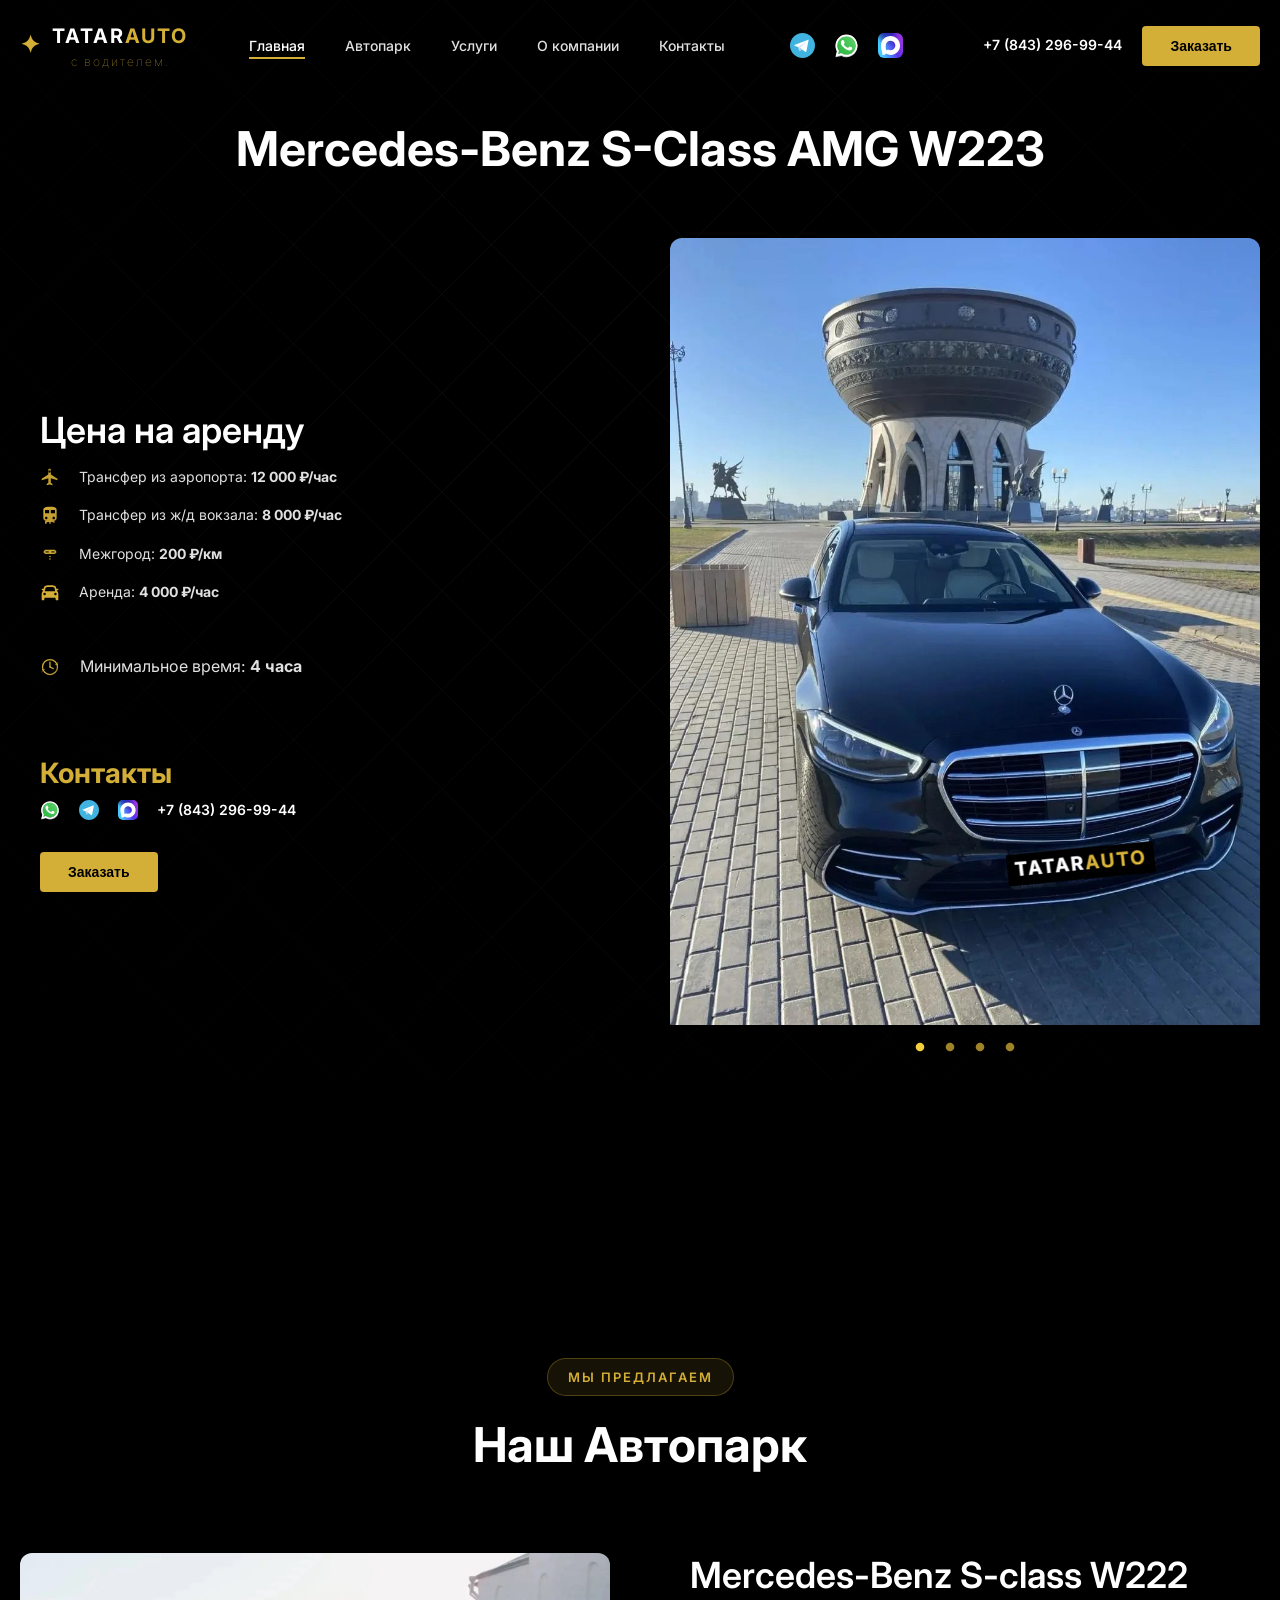
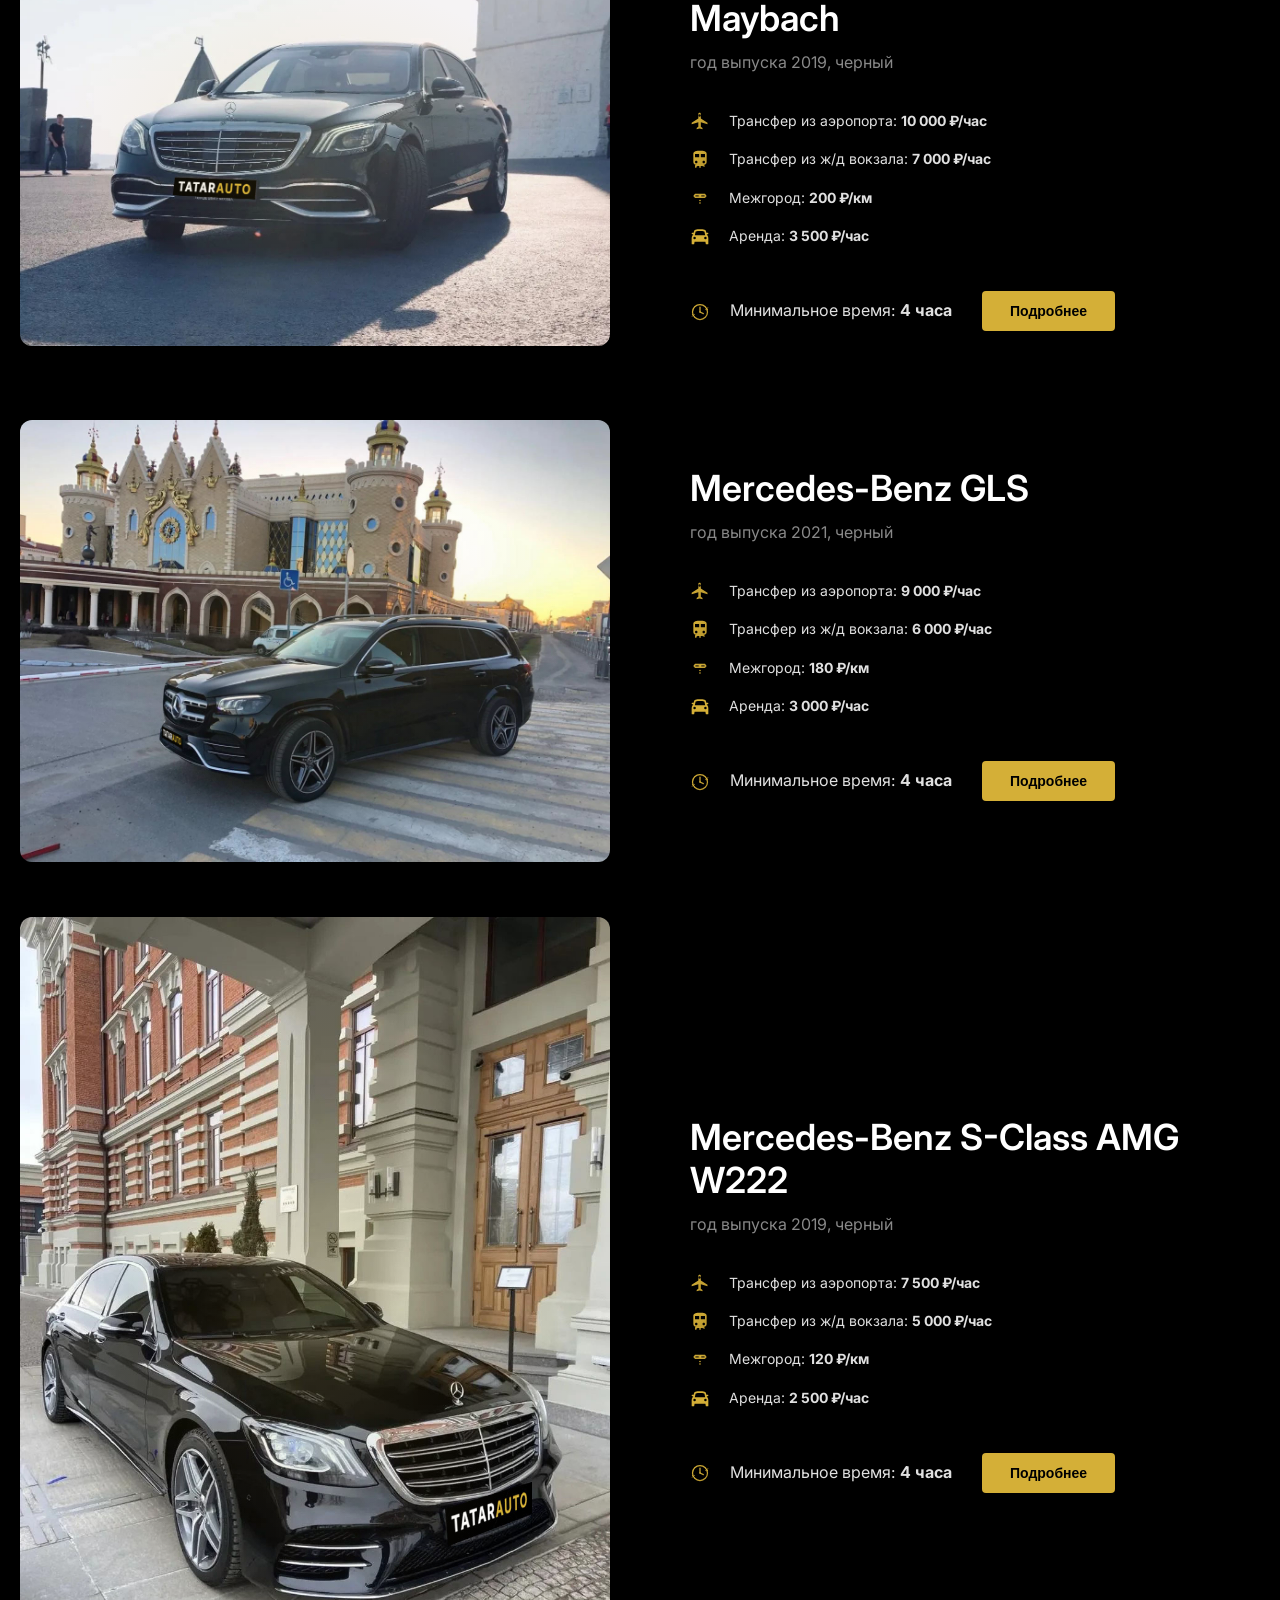
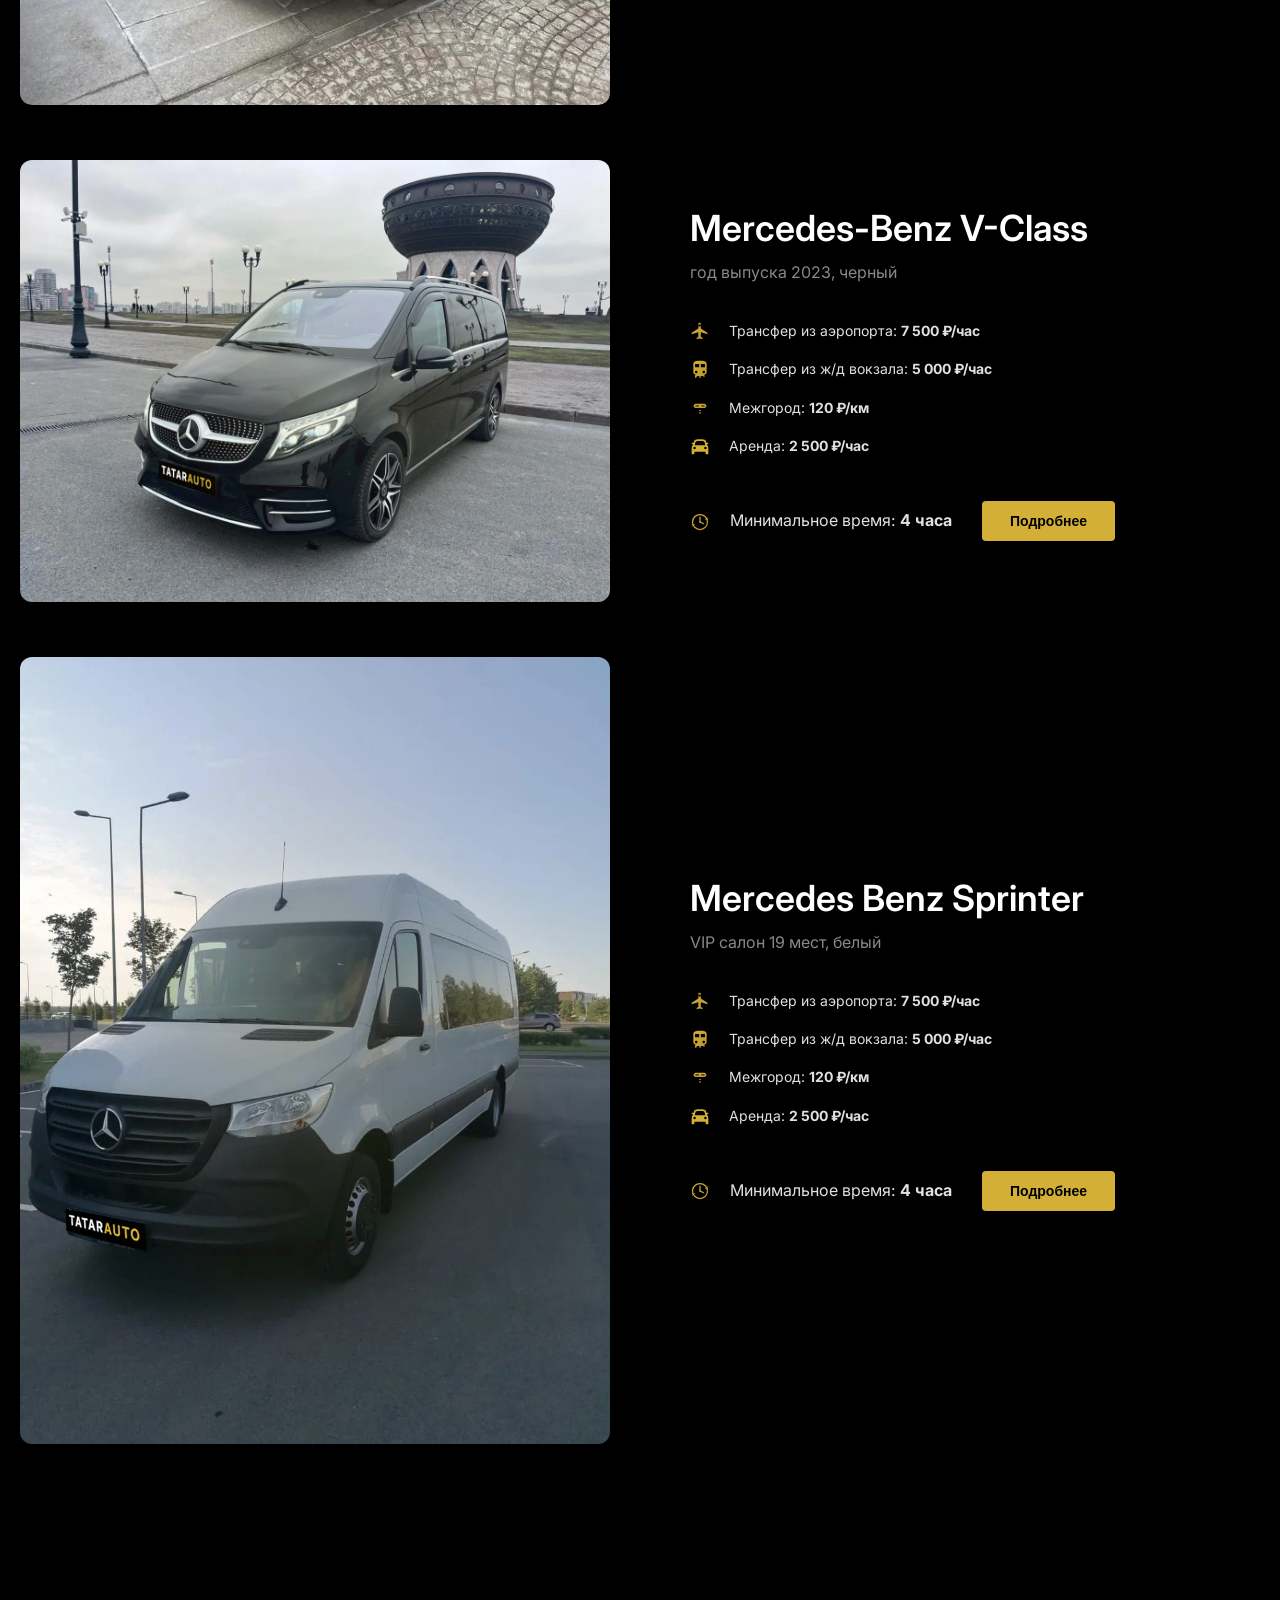
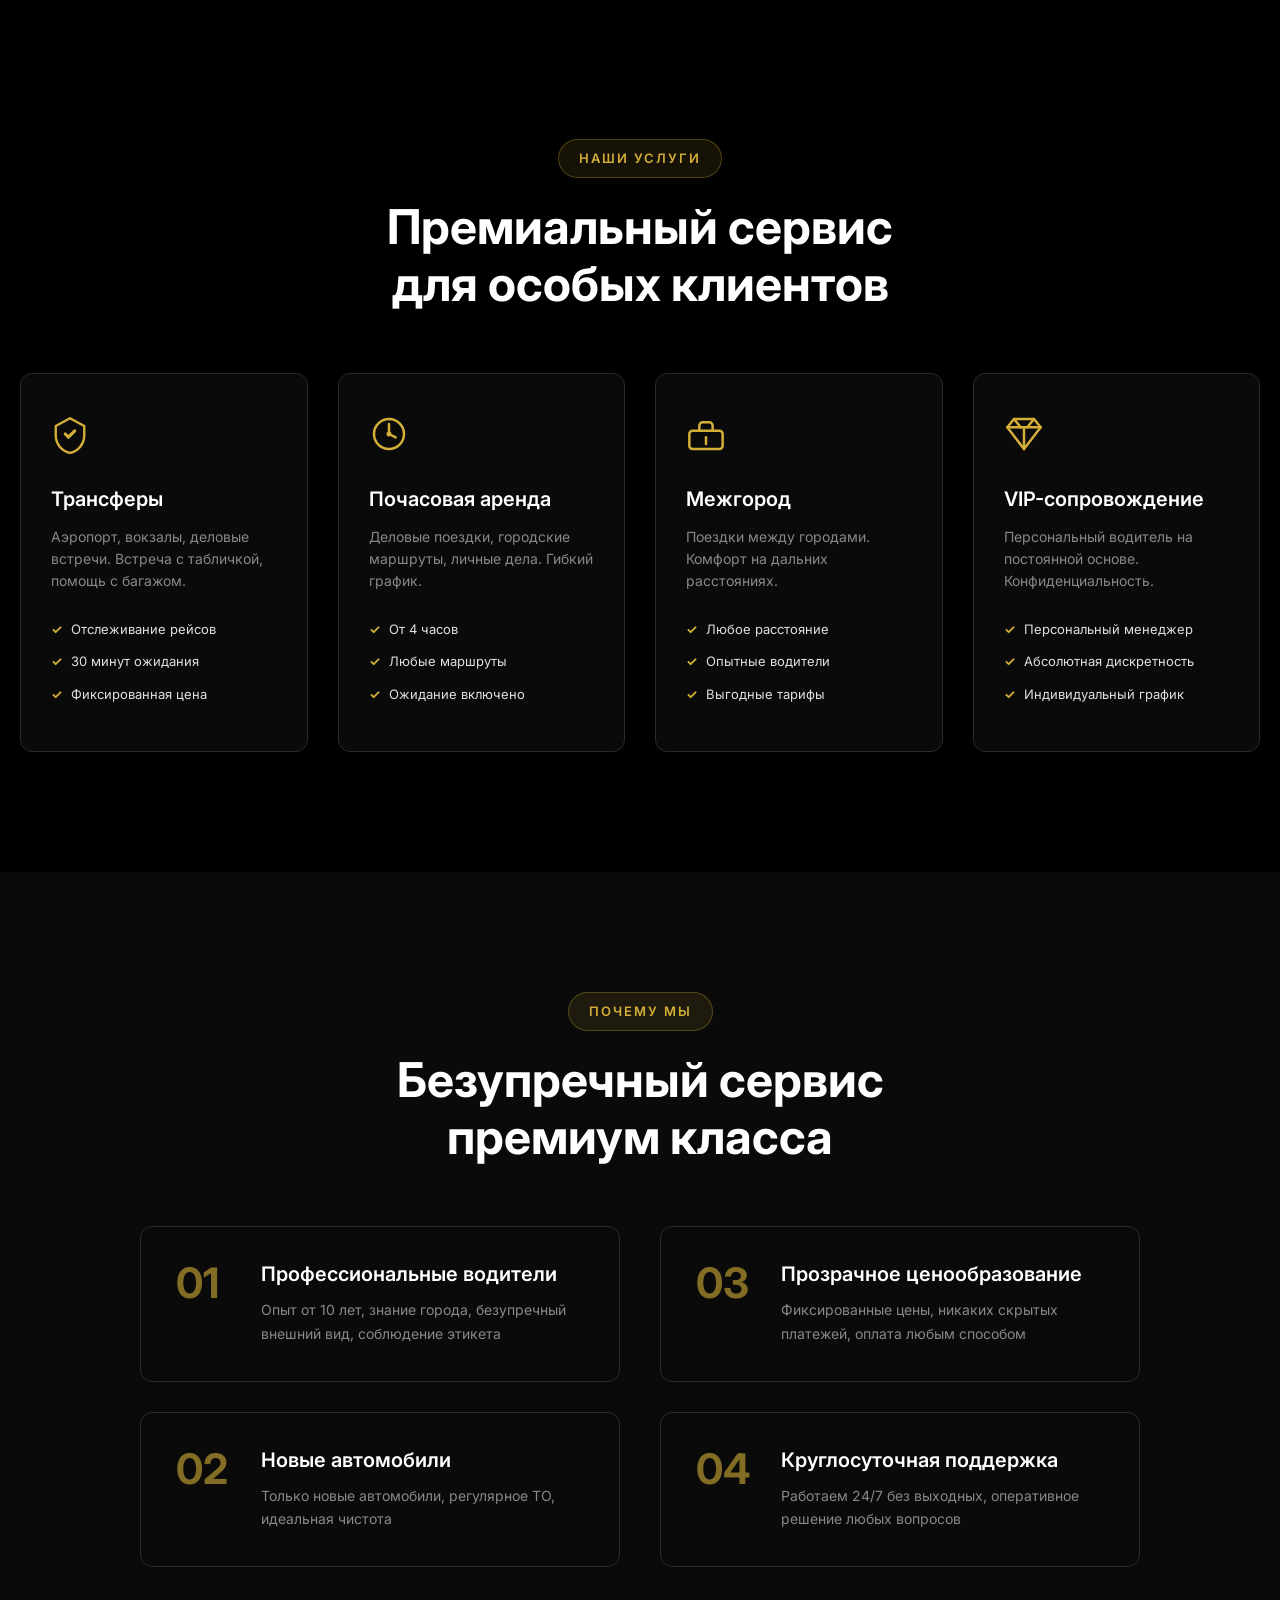
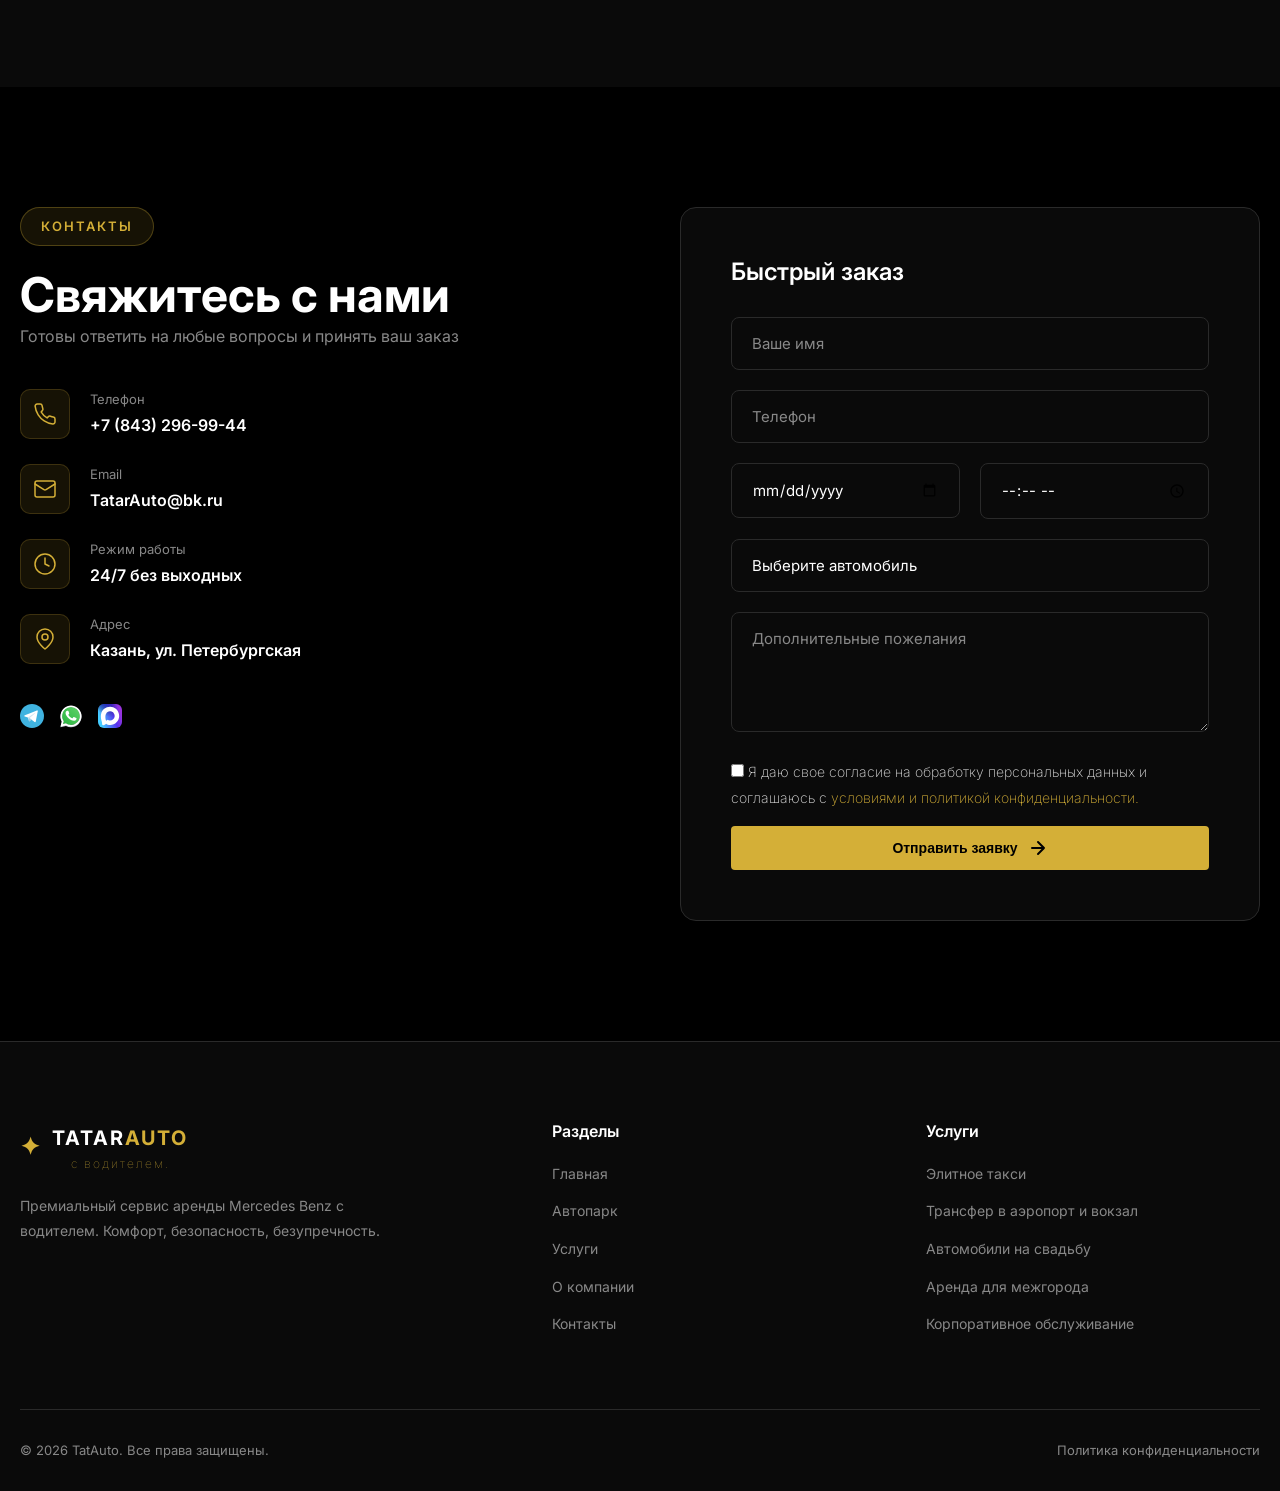
<file: w223.html>
<!DOCTYPE html>
<html lang="ru">

<head>
    <meta charset="UTF-8">
    <meta name="viewport" content="width=device-width, initial-scale=1.0">
    <title>Аренда Mercedes-Benz S-Class AMG W223 с водителем в Казани и за пределами города | TatarAuto с водителем</title>
    <link rel="stylesheet" href="style.css?v=0.6">
    <link rel="icon" href="favicon.svg" type="image/svg+xml">
    <link rel="preconnect" href="https://fonts.googleapis.com">
    <link href="https://fonts.googleapis.com/css2?family=Inter:wght@300;400;500;600;700&display=swap" rel="stylesheet">
</head>

<body>
    <div class="bg-pattern"></div>
    <!-- Preloader -->
    <div class="preloader">
        <div class="preloader-logo">
            <svg class="mercedes-logo" viewBox="0 0 100 100">
                <circle cx="50" cy="50" r="48" fill="none" stroke="#D4AF37" stroke-width="1" />
                <path d="M50 15 L50 85 M15 50 L85 50 M25 25 L75 75 M25 75 L75 25" stroke="#D4AF37" stroke-width="2" />
            </svg>
            <div class="preloader-text">TatarAuto</div>
        </div>
    </div>

    <!-- Navigation -->
    <nav class="navbar">
        <div class="container">
            <div class="nav-wrapper">
                <a href="/" class="logo">
                    <span class="logo-icon">✦</span>
                    <span class="logo-text">TATAR<span class="accent">AUTO</span>
                        <span class="logo-text2">с водителем.</span>
                </a>
                <ul class="nav-menu">
                    <li><a href="#home" class="nav-link active">Главная</a></li>
                    <li><a href="#fleet" class="nav-link">Автопарк</a></li>
                    <li><a href="#about" class="nav-link">Услуги</a></li>
                    <li><a href="#advantages" class="nav-link">О компании</a></li>
                    <li><a href="#contact" class="nav-link">Контакты</a></li>
                </ul>
                <div class="header-socials">
                    <!-- Telegram -->
                    <a href="https://t.me/+79872050403" aria-label="Telegram">
                        <img src="image/tg.svg">
                    </a>
                    <!-- WhatsApp -->
                    <a href="https://wa.me/79872050403" aria-label="WhatsApp">
                        <img src="image/wa.svg">
                    </a>
                    <!-- Макс -->
                    <a href="https://max.ru/u/f9LHodD0cOI9r-7Fd5RwrSNzGCXtwhL1mIITdt8Pv_jcfv4HCKtzgHrtu4E" aria-label="Макс">
                        <img src="image/max.svg">
                    </a>
                </div>
                <div class="nav-cta">
                    <a href="tel:+78432969944" class="phone-link">+7 (843) 296-99-44</a>
                    <button class="btn-book modal-trigger">Заказать</button>
                </div>
                <div class="hamburger">
                    <span></span>
                    <span></span>
                    <span></span>
                </div>
            </div>
        </div>
    </nav>
    <!-- Mobile Menu Overlay -->
    <div class="mobile-overlay" id="mobileOverlay"></div>

    <!-- Mobile Menu -->
    <div class="mobile-menu" id="mobileMenu">
        <div class="mobile-header">
            <a href="/" class="logo">
                <span class="logo-icon">✦</span>
                <span class="logo-text">TATAR<span class="accent">AUTO</span>
                    <span class="logo-text2">с водителем.</span>
            </a>
            <button class="mobile-close" aria-label="Закрыть меню">&times;</button>
        </div>

        <ul class="mobile-nav">
            <li><a href="#home" class="nav-link active">Главная</a></li>
            <li><a href="#fleet" class="nav-link">Автопарк</a></li>
            <li><a href="#about" class="nav-link">Услуги</a></li>
            <li><a href="#advantages" class="nav-link">Преимущества</a></li>
            <li><a href="#contact" class="nav-link">Контакты</a></li>
        </ul>

        <div class="mobile-footer">
            <a href="tel:+78432969944" class="phone-link">+7 (843) 296-99-44</a>
            <button class="btn-primary modal-trigger" style="width:100%; justify-content:center;">Заказать авто</button>
        </div>
    </div>
    <!-- Fleet Section -->
    <section id="home" class="fleet section-padding">
        <div class="container">
            <div class="section-header">
                <h2 class="section-title">Mercedes-Benz S-Class AMG W223</h2>
            </div>
            <div class="fleet-content">
                <div class="fleet-item active" id="s-class">
                    <div class="fleet-info">
                        <h3 class="fleet-title">Цена на аренду</h3>
                        <ul class="fleet-features">
                            <li>
                                <img src="image/aero.svg">
                                Трансфер из аэропорта: <b>12 000 ₽/час</b>
                            </li>
                            <li>
                                <img src="image/zhd.svg">
                                Трансфер из ж/д вокзала: <b>8 000 ₽/час</b>
                            </li>
                            <li>
                                <img src="image/mezh.svg">
                                Межгород: <b>200 ₽/км</b>
                            </li>
                            <li>
                                <img src="image/auto.svg">
                                Аренда: <b>4 000 ₽/час</b>
                            </li>
                        </ul>
                        <div class="fleet-price">
                            <div class="price-block">
                                <span class="price-value"><img src="image/time.svg"></span>
                                <span class="price-label">Минимальное время: </span>
                                <span class="price-currency"><b>4 часа</b></span>
                            </div>
                        </div>
                        <div class="contact-block">
                            <span class="contact-block-value">Контакты</span>
                            <ul class="fleet-features">
                                <li>
                                    <a href="https://wa.me/79872050403" aria-label="WhatsApp">
                                        <img src="image/wa.svg">
                                    </a>
                                    <a href="https://t.me/+79872050403" aria-label="Telegram">
                                        <img src="image/tg.svg">
                                    </a>
                                    <a href="https://max.ru/u/f9LHodD0cOI9r-7Fd5RwrSNzGCXtwhL1mIITdt8Pv_jcfv4HCKtzgHrtu4E" aria-label="Макс">
                                        <img src="image/max.svg">
                                    </a>
                                    <a href="tel:+78432969944" class="phone-link">+7 (843) 296-99-44</a>
                                </li>
                            </ul>
                            <span class="contact-label">

                            </span>
                            <button class="btn-primary modal-trigger">Заказать</button>
                        </div>
                    </div>
                    <div class="fleet-image-wrapper">
                        <div class="fleet-glow"></div>
                        <div class="slideshow">
                            <img src="image/W223/W223-1.jpg" alt="S-Class">
                            <img src="image/W223/W223-2.png" alt="S-Class">
                            <img src="image/W223/W223-3.png" alt="S-Class">
                            <img src="image/W223/W223-4.jpg" alt="S-Class">
                        </div>
                    </div>
                </div>
                <!--div class="text-item">
                    <h3 class="text-title text-center">Seo title</h3>
                    <p>Seo text</p>
                </div-->
            </div>
        </div>
    </section>

    <!-- Fleet Section -->
    <section id="fleet" class="fleet section-padding">
        <div class="container">
            <div class="section-header">
                <div class="section-badge">Мы предлагаем</div>
                <h2 class="section-title">Наш Автопарк</h2>
            </div>
            <div class="fleet-content">
                <div class="fleet-item" id="maybach">
                    <div class="fleet-image-wrapper">
                        <div class="fleet-glow"></div>
                        <img src="image/Maybach/Maybach-1.jpg" alt="Mercedes-Benz S-class W222 Maybach">
                    </div>
                    <div class="fleet-info">
                        <h3 class="fleet-title"><a href="maybach.html">Mercedes-Benz S-class W222 Maybach</a></h3>
                        <p class="fleet-subtitle">год выпуска 2019, черный</p>
                        <ul class="fleet-features">
                            <li>
                                <img src="image/aero.svg">
                                Трансфер из аэропорта: <b>10 000 ₽/час</b>
                            </li>
                            <li>
                                <img src="image/zhd.svg">
                                Трансфер из ж/д вокзала: <b>7 000 ₽/час</b>
                            </li>
                            <li>
                                <img src="image/mezh.svg">
                                Межгород: <b>200 ₽/км</b>
                            </li>
                            <li>
                                <img src="image/auto.svg">
                                Аренда: <b>3 500 ₽/час</b>
                            </li>
                        </ul>
                        <div class="fleet-price">
                            <div class="price-block">
                                <div class="price-value"><img src="image/time.svg"></div>
                                <span class="price-label">Минимальное время: </span>
                                <span class="price-currency"><b>4 часа</b></span>
                            </div>
                            <a href="maybach.html"><button class="btn-primary">Подробнее</button></a>
                        </div>
                    </div>
                </div>
                <div class="fleet-item" id="gls">
                    <div class="fleet-image-wrapper">
                        <div class="fleet-glow"></div>
                        <img src="image/GLS/GLS-1.jpg" alt="S-Class">
                    </div>
                    <div class="fleet-info">
                        <h3 class="fleet-title"><a href="gls.html">Mercedes-Benz GLS</a></h3>
                        <p class="fleet-subtitle">год выпуска 2021, черный</p>
                        <ul class="fleet-features">
                            <li>
                                <img src="image/aero.svg">
                                Трансфер из аэропорта: <b>9 000 ₽/час</b>
                            </li>
                            <li>
                                <img src="image/zhd.svg">
                                Трансфер из ж/д вокзала: <b>6 000 ₽/час</b>
                            </li>
                            <li>
                                <img src="image/mezh.svg">
                                Межгород: <b>180 ₽/км</b>
                            </li>
                            <li>
                                <img src="image/auto.svg">
                                Аренда: <b>3 000 ₽/час</b>
                            </li>
                        </ul>
                        <div class="fleet-price">
                            <div class="price-block">
                                <div class="price-value"><img src="image/time.svg"></div>
                                <span class="price-label">Минимальное время: </span>
                                <span class="price-currency"><b>4 часа</b></span>
                            </div>
                            <a href="gls.html"><button class="btn-primary">Подробнее</button></a>
                        </div>
                    </div>
                </div>
                <div class="fleet-item" id="e-class">
                    <div class="fleet-image-wrapper">
                        <div class="fleet-glow"></div>
                        <img src="image/W222/W222-1.jpg" alt="S-Class">
                    </div>
                    <div class="fleet-info">
                        <h3 class="fleet-title"><a href="w222.html">Mercedes-Benz S-Class AMG W222</a></h3>
                        <p class="fleet-subtitle">год выпуска 2019, черный</p>
                        <ul class="fleet-features">
                            <li>
                                <img src="image/aero.svg">
                                Трансфер из аэропорта: <b>7 500 ₽/час</b>
                            </li>
                            <li>
                                <img src="image/zhd.svg">
                                Трансфер из ж/д вокзала: <b>5 000 ₽/час</b>
                            </li>
                            <li>
                                <img src="image/mezh.svg">
                                Межгород: <b>120 ₽/км</b>
                            </li>
                            <li>
                                <img src="image/auto.svg">
                                Аренда: <b>2 500 ₽/час</b>
                            </li>
                        </ul>
                        <div class="fleet-price">
                            <div class="price-block">
                                <div class="price-value"><img src="image/time.svg"></div>
                                <span class="price-label">Минимальное время: </span>
                                <span class="price-currency"><b>4 часа</b></span>
                            </div>
                            <a href="w222.html"><button class="btn-primary">Подробнее</button></a>
                        </div>
                    </div>
                </div>
                <div class="fleet-item" id="v-class">
                    <div class="fleet-image-wrapper">
                        <div class="fleet-glow"></div>
                        <img src="image/V/V-1.jpg" alt="S-Class">
                    </div>
                    <div class="fleet-info">
                        <h3 class="fleet-title"><a href="v.html">Mercedes-Benz V-Class</a></h3>
                        <p class="fleet-subtitle">год выпуска 2023, черный</p>
                        <ul class="fleet-features">
                            <li>
                                <img src="image/aero.svg">
                                Трансфер из аэропорта: <b>7 500 ₽/час</b>
                            </li>
                            <li>
                                <img src="image/zhd.svg">
                                Трансфер из ж/д вокзала: <b>5 000 ₽/час</b>
                            </li>
                            <li>
                                <img src="image/mezh.svg">
                                Межгород: <b>120 ₽/км</b>
                            <li>
                                <img src="image/auto.svg">
                                Аренда: <b>2 500 ₽/час</b>
                            </li>
                        </ul>
                        <div class="fleet-price">
                            <div class="price-block">
                                <div class="price-value"><img src="image/time.svg"></div>
                                <span class="price-label">Минимальное время: </span>
                                <span class="price-currency"><b>4 часа</b></span>
                            </div>
                            <a href="v.html"><button class="btn-primary">Подробнее</button></a>
                        </div>
                    </div>
                </div>
                <div class="fleet-item" id="sprinter">
                    <div class="fleet-image-wrapper">
                        <div class="fleet-glow"></div>
                        <img src="image/Sprinter/Sprinter-1.jpg" alt="Mercedes Benz Sprinter">
                    </div>
                    <div class="fleet-info">
                        <h3 class="fleet-title"><a href="sprinter.html">Mercedes Benz Sprinter</a></h3>
                        <p class="fleet-subtitle">VIP салон 19 мест, белый</p>
                        <ul class="fleet-features">
                            <li>
                                <img src="image/aero.svg">
                                Трансфер из аэропорта: <b>7 500 ₽/час</b>
                            </li>
                            <li>
                                <img src="image/zhd.svg">
                                Трансфер из ж/д вокзала: <b>5 000 ₽/час</b>
                            </li>
                            <li>
                                <img src="image/mezh.svg">
                                Межгород: <b>120 ₽/км</b>
                            </li>
                            <li>
                                <img src="image/auto.svg">
                                Аренда: <b>2 500 ₽/час</b>
                            </li>
                        </ul>
                        <div class="fleet-price">
                            <div class="price-block">
                                <div class="price-value"><img src="image/time.svg"></div>
                                <span class="price-label">Минимальное время: </span>
                                <span class="price-currency"><b>4 часа</b></span>
                            </div>
                            <a href="sprinter.html"><button class="btn-primary">Подробнее</button></a>
                        </div>
                    </div>
                </div>
            </div>
        </div>
    </section>

    <!-- About Section -->
    <section id="about" class="about section-padding">
        <div class="container">
            <div class="section-header">
                <div class="section-badge">Наши услуги</div>
                <h2 class="section-title">Премиальный сервис<br>для особых клиентов</h2>
            </div>
            <div class="services-grid">
                <div class="service-card reveal">
                    <div class="service-icon">
                        <svg xmlns="http://www.w3.org/2000/svg" width="38" height="40" viewBox="0 0 24 24" fill="none" stroke="#D4AF37" stroke-width="1.5" stroke-linecap="round" stroke-linejoin="round">
                            <path d="M12 2L3 7v6c0 5.25 3.75 9.75 9 11 5.25-1.25 9-5.75 9-11V7l-9-5z"></path>
                            <path d="M9 12l2 2 4-4" stroke-width="2"></path>
                        </svg>
                    </div>
                    <h3 class="service-title">Трансферы</h3>
                    <p class="service-desc">Аэропорт, вокзалы, деловые встречи. Встреча с табличкой, помощь с багажом.</p>
                    <ul class="service-features">
                        <li>Отслеживание рейсов</li>
                        <li>30 минут ожидания</li>
                        <li>Фиксированная цена</li>
                    </ul>
                </div>
                <div class="service-card reveal">
                    <div class="service-icon">
                        <svg xmlns="http://www.w3.org/2000/svg" width="40" height="40" viewBox="0 0 24 24" fill="none" stroke="#D4AF37" stroke-width="1.5" stroke-linecap="round" stroke-linejoin="round">
                            <circle cx="12" cy="12" r="9"></circle>
                            <polyline points="12 6 12 12 16 14"></polyline>
                            <circle cx="12" cy="12" r="1.5" fill="#D4AF37" stroke="none"></circle>
                        </svg>
                    </div>
                    <h3 class="service-title">Почасовая аренда</h3>
                    <p class="service-desc">Деловые поездки, городские маршруты, личные дела. Гибкий график.</p>
                    <ul class="service-features">
                        <li>От 4 часов</li>
                        <li>Любые маршруты</li>
                        <li>Ожидание включено</li>
                    </ul>
                </div>
                <div class="service-card reveal">
                    <div class="service-icon">
                        <svg xmlns="http://www.w3.org/2000/svg" width="40" height="40" viewBox="0 0 24 24" fill="none" stroke="#D4AF37" stroke-width="1.5" stroke-linecap="round" stroke-linejoin="round">
                            <rect x="2" y="10" width="20" height="11" rx="2"></rect>
                            <path d="M8 10V7a2 2 0 0 1 2-2h4a2 2 0 0 1 2 2v3"></path>
                            <line x1="12" y1="14" x2="12" y2="18"></line>
                        </svg>
                    </div>
                    <h3 class="service-title">Межгород</h3>
                    <p class="service-desc">Поездки между городами. Комфорт на дальних расстояниях.</p>
                    <ul class="service-features">
                        <li>Любое расстояние</li>
                        <li>Опытные водители</li>
                        <li>Выгодные тарифы</li>
                    </ul>
                </div>
                <div class="service-card reveal">
                    <div class="service-icon">
                        <svg xmlns="http://www.w3.org/2000/svg" width="40" height="40" viewBox="0 0 24 24" fill="none" stroke="#D4AF37" stroke-width="1.5" stroke-linecap="round" stroke-linejoin="round">
                            <path d="M6 3h12l4 5-10 13L2 8l4-5z"></path>
                            <line x1="2" y1="8" x2="22" y2="8"></line>
                            <line x1="12" y1="21" x2="12" y2="8"></line>
                            <line x1="6" y1="3" x2="10" y2="8"></line>
                            <line x1="18" y1="3" x2="14" y2="8"></line>
                        </svg>
                    </div>
                    <h3 class="service-title">VIP-сопровождение</h3>
                    <p class="service-desc">Персональный водитель на постоянной основе. Конфиденциальность.</p>
                    <ul class="service-features">
                        <li>Персональный менеджер</li>
                        <li>Абсолютная дискретность</li>
                        <li>Индивидуальный график</li>
                    </ul>
                </div>
            </div>
        </div>
    </section>

    <!-- Advantages Section -->
    <section id="advantages" class="advantages section-padding">
        <div class="container">
            <div class="section-header">
                <div class="section-badge">Почему мы</div>
                <h2 class="section-title">Безупречный сервис<br>премиум класса</h2>
            </div>
            <div class="advantages-grid">
                <div class="advantages-column">
                    <div class="advantage-item reveal">
                        <div class="advantage-number">01</div>
                        <div class="advantage-text">
                            <h4>Профессиональные водители</h4>
                            <p>Опыт от 10 лет, знание города, безупречный внешний вид, соблюдение этикета</p>
                        </div>
                    </div>
                    <div class="advantage-item reveal">
                        <div class="advantage-number">02</div>
                        <div class="advantage-text">
                            <h4>Новые автомобили</h4>
                            <p>Только новые автомобили, регулярное ТО, идеальная чистота</p>
                        </div>
                    </div>
                </div>
                <div class="advantages-column">
                    <div class="advantage-item reveal">
                        <div class="advantage-number">03</div>
                        <div class="advantage-text">
                            <h4>Прозрачное ценообразование</h4>
                            <p>Фиксированные цены, никаких скрытых платежей, оплата любым способом</p>
                        </div>
                    </div>
                    <div class="advantage-item reveal">
                        <div class="advantage-number">04</div>
                        <div class="advantage-text">
                            <h4>Круглосуточная поддержка</h4>
                            <p>Работаем 24/7 без выходных, оперативное решение любых вопросов</p>
                        </div>
                    </div>
                </div>
            </div>
        </div>
    </section>
    <!-- Contact Section -->
    <section id="contact" class="contact section-padding">
        <div class="container">
            <div class="contact-wrapper">
                <div class="contact-info">
                    <div class="section-badge">Контакты</div>
                    <h2 class="section-title">Свяжитесь с нами</h2>
                    <p class="contact-desc">Готовы ответить на любые вопросы и принять ваш заказ</p>

                    <div class="contact-items">
                        <div class="contact-item">
                            <div class="contact-icon">
                                <!-- Phone -->
                                <svg viewBox="0 0 24 24" fill="none" stroke="currentColor" stroke-width="1.5" stroke-linecap="round" stroke-linejoin="round">
                                    <path d="M22 16.92v3a2 2 0 0 1-2.18 2 19.79 19.79 0 0 1-8.63-3.07 19.5 19.5 0 0 1-6-6 19.79 19.79 0 0 1-3.07-8.67A2 2 0 0 1 4.11 2h3a2 2 0 0 1 2 1.72 12.84 12.84 0 0 0 .7 2.81 2 2 0 0 1-.45 2.11L8.09 9.91a16 16 0 0 0 6 6l1.27-1.27a2 2 0 0 1 2.11-.45 12.84 12.84 0 0 0 2.81.7A2 2 0 0 1 22 16.92z" />
                                </svg>
                            </div>
                            <div class="contact-details">
                                <span class="contact-label">Телефон</span>
                                <a href="tel:+78432969944" class="contact-value">+7 (843) 296-99-44</a>
                            </div>
                        </div>

                        <div class="contact-item">
                            <div class="contact-icon">
                                <!-- Email -->
                                <svg viewBox="0 0 24 24" fill="none" stroke="currentColor" stroke-width="1.5" stroke-linecap="round" stroke-linejoin="round">
                                    <rect x="2" y="4" width="20" height="16" rx="2" />
                                    <path d="m22 7-8.97 5.7a1.94 1.94 0 0 1-2.06 0L2 7" />
                                </svg>
                            </div>
                            <div class="contact-details">
                                <span class="contact-label">Email</span>
                                <a href="mailto:TatarAuto@bk.ru" class="contact-value">TatarAuto@bk.ru</a>
                            </div>
                        </div>

                        <div class="contact-item">
                            <div class="contact-icon">
                                <!-- Clock -->
                                <svg viewBox="0 0 24 24" fill="none" stroke="currentColor" stroke-width="1.5" stroke-linecap="round" stroke-linejoin="round">
                                    <circle cx="12" cy="12" r="10" />
                                    <polyline points="12 6 12 12 16 14" />
                                </svg>
                            </div>
                            <div class="contact-details">
                                <span class="contact-label">Режим работы</span>
                                <span class="contact-value">24/7 без выходных</span>
                            </div>
                        </div>

                        <div class="contact-item">
                            <div class="contact-icon">
                                <!-- Map Pin -->
                                <svg viewBox="0 0 24 24" fill="none" stroke="currentColor" stroke-width="1.5" stroke-linecap="round" stroke-linejoin="round">
                                    <path d="M20 10c0 6-8 12-8 12s-8-6-8-12a8 8 0 0 1 16 0Z" />
                                    <circle cx="12" cy="10" r="3" />
                                </svg>
                            </div>
                            <div class="contact-details">
                                <span class="contact-label">Адрес</span>
                                <span class="contact-value">Казань, ул. Петербургская</span>
                            </div>
                        </div>
                    </div>
                    <div class="social-links">
                        <!-- Telegram -->
                        <a href="https://t.me/+79872050403" aria-label="Telegram">
                            <img src="image/tg.svg">
                        </a>

                        <!-- WhatsApp -->
                        <a href="https://wa.me/79872050403" aria-label="WhatsApp">
                            <img src="image/wa.svg">
                        </a>
                        <!-- Макс -->
                        <a href="https://max.ru/u/f9LHodD0cOI9r-7Fd5RwrSNzGCXtwhL1mIITdt8Pv_jcfv4HCKtzgHrtu4E" aria-label="Макс">
                            <img src="image/max.svg">
                        </a>
                    </div>
                </div>

                <div class="contact-form-wrapper">
                    <form class="contact-form" id="bookingForm">
                        <h3 class="form-title">Быстрый заказ</h3>
                        <div class="form-group">
                            <input type="text" class="form-input" name="name" placeholder="Ваше имя" required>
                        </div>
                        <div class="form-group">
                            <input type="tel" class="form-input" name="phone" placeholder="Телефон" required>
                        </div>
                        <div class="form-row">
                            <div class="form-group">
                                <input type="date" name="date" class="form-input" required>
                            </div>
                            <div class="form-group">
                                <input type="time" name="time" class="form-input" required>
                            </div>
                        </div>
                        <div class="form-group">
                            <select name="car" class="form-input" required>
                                <option value="">Выберите автомобиль</option>
                                <option value="W223">S-class AMG W223</option>
                                <option value="Maybach">S-class W222 Maybach</option>
                                <option value="GLS">GLS</option>
                                <option value="W222">S-class AMG W222</option>
                                <option value="V-Class">V-Class</option>
                                <option value="Sprinter">Sprinter</option>
                            </select>
                        </div>
                        <div class="form-group">
                            <textarea name="message" class="form-input" rows="4" placeholder="Дополнительные пожелания"></textarea>
                        </div>
                        <label class="form-label">
                            <input type="checkbox" class="checkbox-input" required>
                            <span>Я даю свое согласие на обработку персональных данных и соглашаюсь с
                                <a href="/privacy-policy.html" target="_blank">условиями и политикой конфиденциальности.</a>
                            </span>
                        </label>
                        <button type="submit" class="btn-primary btn-full">
                            <span>Отправить заявку</span>
                            <svg width="20" height="20" viewBox="0 0 20 20" fill="none">
                                <path d="M4 10H16M16 10L10 4M16 10L10 16" stroke="currentColor" stroke-width="2" stroke-linecap="round" stroke-linejoin="round" />
                            </svg>
                        </button>
                    </form>
                </div>
            </div>
        </div>
    </section>

    <!-- Footer -->
    <footer class="footer">
        <div class="container">
            <div class="footer-wrapper">
                <div class="footer-brand">
                    <a href="#" class="logo">
                        <span class="logo-icon">✦</span>
                        <span class="logo-text">TATAR<span class="accent">AUTO</span>
                            <span class="logo-text2">с водителем.</span>
                    </a>
                    <p class="footer-desc">Премиальный сервис аренды Mercedes Benz с водителем. Комфорт, безопасность, безупречность.</p>
                </div>
                <div class="footer-links">
                    <div class="footer-column">
                        <h4>Разделы</h4>
                        <ul>
                            <li><a href="#home">Главная</a></li>
                            <li><a href="#fleet">Автопарк</a></li>
                            <li><a href="#about">Услуги</a></li>
                            <li><a href="#advantages">О компании</a></li>
                            <li><a href="#contact">Контакты</a></li>
                        </ul>
                    </div>
                    <div class="footer-column">
                        <h4>Услуги</h4>
                        <ul>
                            <li><a href="#">Элитное такси</a></li>
                            <li><a href="#">Трансфер в аэропорт и вокзал</a></li>
                            <li><a href="#">Автомобили на свадьбу</a></li>
                            <li><a href="#">Аренда для межгорода</a></li>
                            <li><a href="#">Корпоративное обслуживание</a></li>
                        </ul>
                    </div>
                </div>
            </div>
            <div class="footer-bottom">
                <p>&copy; 2026 TatAuto. Все права защищены.</p>
                <div class="footer-legal">
                    <a href="/privacy-policy.html">Политика конфиденциальности</a>
                </div>
            </div>
        </div>
    </footer>

    <!-- Modal -->
    <div class="modal" id="bookingModal">
        <div class="modal-overlay"></div>
        <div class="modal-content">
            <button class="modal-close">&times;</button>
            <div class="modal-body">
                <form class="contact-form" id="bookingForm">
                    <h3 class="form-title">Заказать автомобиль</h3>
                    <p>Оставьте ваши контакты, и мы свяжемся с вами в ближайшее время</p>
                    <div class="form-group">
                        <input type="text" class="form-input" name="name" placeholder="Ваше имя" required>
                    </div>
                    <div class="form-group">
                        <input type="tel" class="form-input" name="phone" placeholder="Телефон" required>
                    </div>
                    <div class="form-row">
                        <div class="form-group">
                            <input type="date" name="date" class="form-input" required>
                        </div>
                        <div class="form-group">
                            <input type="time" name="time" class="form-input" required>
                        </div>
                    </div>
                    <div class="form-group">
                        <select name="car" class="form-input" required>
                            <option value="">Выберите автомобиль</option>
                            <option value="W223">S-class AMG W223</option>
                            <option value="Maybach">S-class W222 Maybach</option>
                            <option value="GLS">GLS</option>
                            <option value="W222">S-class AMG W222</option>
                            <option value="V-Class">V-Class</option>
                            <option value="Sprinter">Sprinter</option>
                        </select>
                    </div>
                    <div class="form-group">
                        <textarea name="message" class="form-input" rows="4" placeholder="Дополнительные пожелания"></textarea>
                    </div>
                    <label class="form-label">
                        <input type="checkbox" class="checkbox-input" required>
                        <span>Я даю свое согласие на обработку персональных данных и соглашаюсь с
                            <a href="/privacy-policy.html" target="_blank">условиями и политикой конфиденциальности.</a>
                        </span>
                    </label>
                    <button type="submit" class="btn-primary btn-full">
                        <span>Отправить заявку</span>
                        <svg width="20" height="20" viewBox="0 0 20 20" fill="none">
                            <path d="M4 10H16M16 10L10 4M16 10L10 16" stroke="currentColor" stroke-width="2" stroke-linecap="round" stroke-linejoin="round" />
                        </svg>
                    </button>
                </form>
            </div>
        </div>
    </div>

    <script src="https://code.jquery.com/jquery-3.7.1.min.js"></script>
    <script src="script.js?v=0.6"></script>
    <link rel="stylesheet" type="text/css" href="/css/slick.css" />
    <link rel="stylesheet" href="/css/slick-theme.css">
    <script src="https://cdnjs.cloudflare.com/ajax/libs/jquery/2.2.1/jquery.min.js"></script>
    <script src="/js/slick.min.js"></script>
    <script type="text/javascript">
        $(document).ready(function () {
            $(".slideshow").slick({
                infinite: true,
                speed: 300,
                fade: false,
                slidesToShow: 1,
                slidesToScroll: 1,
                swipe: true,
                draggable: true,
                arrows: false,
                dots: true,
                adaptiveHeight: false,
            });
        });
    </script>
</body>

</html>
</file>
<file: style.css>
/* ============================================
   CSS Variables & Reset
   ============================================ */
:root {
    --color-black: #000000;
    --color-dark: #0a0a0a;
    --color-gray-dark: #0a0a0a;
    --color-gray: #2a2a2a;
    --color-gray-light: #3a3a3a;
    --color-gold: #D4AF37;
    --color-gold-light: #F4D03F;
    --color-gold-dark: #B8941F;
    --color-white: #ffffff;
    --color-text: #e0e0e0;
    --color-text-muted: #888888;
    --font-primary: 'Inter', -apple-system, BlinkMacSystemFont, 'Segoe UI', sans-serif;
    --transition-fast: 0.2s ease;
    --transition-base: 0.3s ease;
    --transition-slow: 0.5s ease;
    --shadow-sm: 0 2px 8px rgba(0, 0, 0, 0.3);
    --shadow-md: 0 4px 20px rgba(0, 0, 0, 0.4);
    --shadow-lg: 0 10px 40px rgba(0, 0, 0, 0.5);
    --shadow-gold: 0 0 30px rgba(212, 175, 55, 0.3);
    --container-width: 1280px;
    --section-padding: 120px;
}

* {
    margin: 0;
    padding: 0;
    box-sizing: border-box;
}

html {
    scroll-behavior: smooth;
}

body {
    font-family: var(--font-primary);
    background-color: var(--color-black);
    color: var(--color-text);
    line-height: 1.6;
    overflow-x: hidden;
}

/* ============================================
   Typography
   ============================================ */
h1, h2, h3, h4, h5, h6 {
    font-weight: 600;
    line-height: 1.2;
    color: var(--color-white);
}

a {
    text-decoration: none;
    color: inherit;
    transition: var(--transition-fast);
}

.bg-pattern {
    position: fixed;
    top: 0; left: 0;
    width: 100%; height: 100%;
    pointer-events: none;
    z-index: -1;
    /* Перекрестные диагонали = ромбы */
    background:
        repeating-linear-gradient(45deg, transparent, transparent 49px, rgba(255,255,255,0.08) 50px),
        repeating-linear-gradient(-45deg, transparent, transparent 49px, rgba(255,255,255,0.08) 50px);
    /* Растягиваем фон, чтобы ромбы не обрезались на границах экрана */
    transform: scale(1.4);
    transform-origin: center;
    /* Плавное растворение к краям */
    mask-image: radial-gradient(circle at 50% 50%, black 10%, transparent 80%);
    -webkit-mask-image: radial-gradient(circle at 50% 50%, black 10%, transparent 80%);
}

/* ============================================
   Container & Layout
   ============================================ */
.container {
    max-width: var(--container-width);
    margin: 0 auto;
    padding: 0 20px;
}

.section-padding {
    padding: var(--section-padding) 0;
}

/* ============================================
   Preloader
   ============================================ */
/* Убираем прелоадер сразу если есть проблемы */
body.preload {
    overflow: hidden;
}

.preloader.hidden {
    opacity: 0;
    visibility: hidden;
    pointer-events: none;
}

/* Гарантируем что контент виден */
body {
    opacity: 1;
    transition: opacity 0.3s;
}

.preloader {
    position: fixed;
    top: 0;
    left: 0;
    width: 100%;
    height: 100%;
    background: var(--color-black);
    display: flex;
    align-items: center;
    justify-content: center;
    z-index: 9999;
    transition: opacity 0.5s ease, visibility 0.5s ease;
}

.preloader.hidden {
    opacity: 0;
    visibility: hidden;
}

.preloader-logo {
    text-align: center;
}

.mercedes-logo {
    width: 80px;
    height: 80px;
    animation: rotate 3s linear infinite;
}

@keyframes rotate {
    from { transform: rotate(0deg); }
    to { transform: rotate(360deg); }
}

.preloader-text {
    margin-top: 20px;
    font-size: 14px;
    letter-spacing: 4px;
    color: var(--color-gold);
    animation: pulse 1.5s ease-in-out infinite;
}

@keyframes pulse {
    0%, 100% { opacity: 1; }
    50% { opacity: 0.5; }
}

/* ============================================
   Navigation
   ============================================ */
.navbar {
    position: fixed;
    top: 0;
    left: 0;
    width: 100%;
    z-index: 1000;
    padding: 20px 0;
    transition: var(--transition-base);
}

.navbar.scrolled {
    background: rgba(10, 10, 10, 0.95);
    backdrop-filter: blur(20px);
    padding: 15px 0;
    box-shadow: var(--shadow-md);
}

.nav-wrapper {
    display: flex;
    align-items: center;
    justify-content: space-between;
}

.logo {
    display: flex;
    align-items: center;
    gap: 10px;
    font-size: 20px;
    font-weight: 700;
    color: var(--color-white);
    letter-spacing: 2px;
}

.logo .accent {
    color: var(--color-gold);
}

.logo-icon {
    color: var(--color-gold);
    font-size: 24px;
}

span.logo-text2 {
    display: block;
    color: var(--color-gold);
    font-size: 12px;
    font-weight: 100;
    text-align: center;
}

.nav-menu {
    display: flex;
    list-style: none;
    gap: 40px;
}

.nav-link {
    font-size: 14px;
    font-weight: 500;
    color: var(--color-text);
    position: relative;
    padding: 5px 0;
}

.nav-link::after {
    content: '';
    position: absolute;
    bottom: 0;
    left: 0;
    width: 0;
    height: 2px;
    background: var(--color-gold);
    transition: var(--transition-base);
}

.nav-link:hover,
.nav-link.active {
    color: var(--color-white);
}

.nav-link:hover::after,
.nav-link.active::after {
    width: 100%;
}

.nav-cta {
    display: flex;
    align-items: center;
    gap: 20px;
}

.phone-link {
    font-size: 14px;
    font-weight: 600;
    color: var(--color-white);
}

.hamburger {
    display: none;
    flex-direction: column;
    gap: 5px;
    cursor: pointer;
}

.hamburger span {
    width: 25px;
    height: 2px;
    background: var(--color-white);
    transition: var(--transition-base);
}

/* ============================================
   Buttons
   ============================================ */
.btn-primary,
.btn-secondary,
.btn-book {
    padding: 12px 28px;
    border-radius: 4px;
    font-size: 14px;
    font-weight: 600;
    cursor: pointer;
    transition: var(--transition-base);
    border: none;
    display: inline-flex;
    align-items: center;
    gap: 10px;
}

.btn-primary {
    background: var(--color-gold);
    color: var(--color-black);
}

.btn-primary:hover {
    background: var(--color-gold-light);
    transform: translateY(-2px);
    box-shadow: var(--shadow-gold);
}

.btn-secondary {
    background: transparent;
    color: var(--color-white);
    border: 2px solid var(--color-gray-light);
}

.btn-secondary:hover {
    border-color: var(--color-gold);
    color: var(--color-gold);
}

.btn-book {
    background: var(--color-gold);
    color: var(--color-black);
}

.btn-large {
    padding: 16px 36px;
    font-size: 16px;
}

.btn-full {
    width: 100%;
    justify-content: center;
}

#bookingModal { z-index: 2010; }
#mobileMenu { z-index: 2000; }
#mobileOverlay { z-index: 1990; }

/* ============================================
   Hero Section
   ============================================ */
.hero {
    min-height: 100vh;
    display: flex;
    align-items: center;
    position: relative;
    padding-top: 100px;
    overflow: hidden;
}

.hero-bg-overlay {
    position: absolute;
    top: 0;
    left: 0;
    width: 100%;
    height: 100%;
    background: radial-gradient(ellipse at 70% 50%, rgba(212, 175, 55, 0.08) 0%, transparent 50%),
                radial-gradient(ellipse at 30% 70%, rgba(212, 175, 55, 0.05) 0%, transparent 40%);
    pointer-events: none;
}

.hero .container {
    display: grid;
    grid-template-columns: 1fr 1fr;
    gap: 60px;
    align-items: center;
    position: relative;
    z-index: 1;
}

.hero-badge {
    display: inline-flex;
    align-items: center;
    gap: 10px;
    padding: 8px 20px;
    background: rgba(212, 175, 55, 0.1);
    border: 1px solid rgba(212, 175, 55, 0.3);
    border-radius: 30px;
    font-size: 13px;
    font-weight: 500;
    color: var(--color-gold);
    margin-bottom: 30px;
}

.badge-dot {
    width: 8px;
    height: 8px;
    background: var(--color-gold);
    border-radius: 50%;
    animation: blink 2s ease-in-out infinite;
}

@keyframes blink {
    0%, 100% { opacity: 1; }
    50% { opacity: 0.3; }
}

.hero-title {
    font-size: 50px;
    font-weight: 700;
    line-height: 1.1;
    margin-bottom: 20px;
    letter-spacing: -2px;
}

.title-gold {
    color: var(--color-gold);
    font-weight: 300;
}

.hero-subtitle {
    font-size: 18px;
    color: var(--color-text-muted);
    margin-bottom: 40px;
    max-width: 500px;
    line-height: 1.6;
}

.hero-cta {
    display: flex;
    gap: 20px;
    margin-bottom: 60px;
}

.hero-stats {
    display: flex;
    gap: 60px;
}

.stat-item {
    text-align: left;
}

.stat-value {
    font-size: 36px;
    font-weight: 700;
    color: var(--color-gold);
    margin-bottom: 5px;
}

.stat-label {
    font-size: 14px;
    color: var(--color-text-muted);
}

/* Hero Image */
.hero-image {
    position: relative;
}

.image-glow {
    position: absolute;
    top: 50%;
    left: 50%;
    transform: translate(-50%, -50%);
    width: 120%;
    height: 120%;
    background: radial-gradient(ellipse, rgba(212, 175, 55, 0.2) 0%, transparent 60%);
    filter: blur(60px);
    animation: glow 4s ease-in-out infinite;
}

@keyframes glow {
    0%, 100% { opacity: 0.5; transform: translate(-50%, -50%) scale(1); }
    50% { opacity: 0.8; transform: translate(-50%, -50%) scale(1.1); }
}

.car-image {
    width: 100%;
    filter: drop-shadow(0 20px 60px rgba(0, 0, 0, 0.8));
    animation: float 6s ease-in-out infinite;
}

@keyframes float {
    0%, 100% { transform: translateY(0px); }
    50% { transform: translateY(-20px); }
}

.floating-elements {
    position: absolute;
    width: 100%;
    height: 100%;
    top: 0;
    left: 0;
    pointer-events: none;
}

.float-card {
    position: absolute;
    background: rgba(26, 26, 26, 0.75);
    padding: 15px 25px;
    border-radius: 12px;
    border: 1px solid rgba(212, 175, 55, 0.2);
    display: flex;
    align-items: center;
    gap: 12px;
    box-shadow: var(--shadow-lg);
    animation: floatCard 4s ease-in-out infinite;
}

.card-1 {
    top: 10%;
    left: -10%;
    animation-delay: 0s;
}

.card-2 {
    bottom: 15%;
    right: -5%;
    animation-delay: 2s;
}

@keyframes floatCard {
    0%, 100% { transform: translateY(0px); }
    50% { transform: translateY(-10px); }
}

.card-icon {
    font-size: 24px;
}

.card-text {
    font-size: 13px;
    font-weight: 600;
    color: var(--color-white);
}

/* Scroll Indicator */
.scroll-indicator {
    position: absolute;
    bottom: 40px;
    left: 50%;
    transform: translateX(-50%);
    display: flex;
    flex-direction: column;
    align-items: center;
    gap: 10px;
    color: var(--color-text-muted);
    font-size: 12px;
    animation: bounce 2s ease-in-out infinite;
}

.mouse {
    width: 26px;
    height: 40px;
    border: 2px solid var(--color-gray-light);
    border-radius: 20px;
    position: relative;
}

.wheel {
    width: 4px;
    height: 8px;
    background: var(--color-gold);
    border-radius: 2px;
    position: absolute;
    top: 8px;
    left: 50%;
    transform: translateX(-50%);
    animation: scroll 2s ease-in-out infinite;
}

@keyframes scroll {
    0% { opacity: 1; transform: translateX(-50%) translateY(0); }
    100% { opacity: 0; transform: translateX(-50%) translateY(12px); }
}

@keyframes bounce {
    0%, 100% { transform: translateX(-50%) translateY(0); }
    50% { transform: translateX(-50%) translateY(5px); }
}

/* ============================================
   Animations
   ============================================ */
.fade-in {
    opacity: 0;
    transform: translateY(30px);
    animation: fadeIn 0.8s ease forwards;
}

.fade-in:nth-child(1) { animation-delay: 0.2s; }
.fade-in:nth-child(2) { animation-delay: 0.4s; }
.fade-in:nth-child(3) { animation-delay: 0.6s; }
.fade-in:nth-child(4) { animation-delay: 0.8s; }
.fade-in:nth-child(5) { animation-delay: 1s; }

@keyframes fadeIn {
    to {
        opacity: 1;
        transform: translateY(0);
    }
}

.fade-in-right {
    opacity: 0;
    transform: translateX(50px);
    animation: fadeInRight 1s ease 0.5s forwards;
}

@keyframes fadeInRight {
    to {
        opacity: 1;
        transform: translateX(0);
    }
}

.reveal {
    opacity: 0;
    transform: translateY(40px);
    transition: all 0.8s ease;
}

.reveal.active {
    opacity: 1;
    transform: translateY(0);
}

/* ============================================
   Section Headers
   ============================================ */
.section-header {
    text-align: center;
    margin-bottom: 60px;
}

.section-badge {
    display: inline-block;
    padding: 8px 20px;
    background: rgba(212, 175, 55, 0.1);
    border: 1px solid rgba(212, 175, 55, 0.3);
    border-radius: 30px;
    font-size: 13px;
    font-weight: 600;
    color: var(--color-gold);
    margin-bottom: 20px;
    text-transform: uppercase;
    letter-spacing: 2px;
}

.section-title {
    font-size: 48px;
    font-weight: 700;
    line-height: 1.2;
}

/* ============================================
   Services Section
   ============================================ */
.services-grid {
    display: grid;
    grid-template-columns: repeat(4, 1fr);
    gap: 30px;
}

.service-card {
    background: var(--color-gray-dark);
    padding: 40px 30px;
    border-radius: 12px;
    border: 1px solid var(--color-gray);
    transition: var(--transition-base);
    position: relative;
    overflow: hidden;
}

.service-card::before {
    content: '';
    position: absolute;
    top: 0;
    left: 0;
    width: 100%;
    height: 3px;
    background: linear-gradient(90deg, var(--color-gold), transparent);
    transform: scaleX(0);
    transform-origin: left;
    transition: var(--transition-base);
}

.service-card:hover {
    transform: translateY(-10px);
    border-color: var(--color-gold);
    box-shadow: var(--shadow-lg);
}

.service-card:hover::before {
    transform: scaleX(1);
}

.service-icon {
    margin-bottom: 25px;
}

.service-title {
    font-size: 20px;
    margin-bottom: 15px;
    color: var(--color-white);
}

.service-desc {
    font-size: 14px;
    color: var(--color-text-muted);
    margin-bottom: 20px;
    line-height: 1.6;
}

.service-features {
    list-style: none;
}

.service-features li {
    font-size: 13px;
    color: var(--color-text);
    padding: 6px 0;
    padding-left: 20px;
    position: relative;
}

.service-features li::before {
    content: '✓';
    position: absolute;
    left: 0;
    color: var(--color-gold);
    font-weight: 700;
}

/* ============================================
   Fleet Section
   ============================================*/
/*
.fleet-tabs {
    display: flex;
    justify-content: center;
    gap: 15px;
    margin-bottom: 50px;
    flex-wrap: wrap;
}

.fleet-tab {
    padding: 14px 32px;
    background: transparent;
    border: 1px solid var(--color-gray-light);
    border-radius: 4px;
    color: var(--color-text);
    font-size: 14px;
    font-weight: 600;
    cursor: pointer;
    transition: var(--transition-base);
}

.fleet-tab:hover,
.fleet-tab.active {
    background: var(--color-gold);
    border-color: var(--color-gold);
    color: var(--color-black);
}
*/
.fleet-content {
    position: relative;
}

.fleet-item {
    display: grid;
    grid-template-columns: 1fr 1fr;
    gap: 60px;
    align-items: center;
    animation: fadeIn 0.5s ease;
    margin-bottom: 55px;
}
/*
.fleet-item.active {
    display: grid;
}
*/
.fleet-image-wrapper {
    position: relative;
    border-radius: 12px;
    overflow: hidden;
}

.fleet-glow {
    position: absolute;
    top: 50%;
    left: 50%;
    transform: translate(-50%, -50%);
    width: 100%;
    height: 100%;
    background: radial-gradient(ellipse, rgba(212, 175, 55, 0.15) 0%, transparent 60%);
    pointer-events: none;
}

.fleet-image-wrapper img {
    width: 100%;
    display: block;
}

.fleet-info {
    padding: 20px;
}

.fleet-title {
    font-size: 36px;
    margin-bottom: 10px;
}

.fleet-subtitle {
    color: var(--color-text-muted);
    margin-bottom: 30px;
}

.fleet-features {
    list-style: none;
    display: grid;
    grid-template-columns: 1fr;
    gap: 12px;
    margin-bottom: 30px;
}

.fleet-features li {
    font-size: 14px;
    color: var(--color-text);
    position: relative;
}

.fleet-features li::before {
    /*content: '✦';*/
    content: none;
    position: absolute;
    left: 0;
    color: var(--color-gold);
    font-size: 10px;
    top: 3px;
}

.fleet-features li svg, .fleet-features li img {
    position: relative;
    top: 5px;
    width: 20px;
    margin-right: 15px;
}

.fleet-price {
    display: flex;
    align-items: center;
    gap: 30px;
}

.contact-block {
    display: block;
    margin-top: 50px;
}

.price-block {
    display: flex;
    align-items: center;
    gap: 5px;
}

.price-label {
    font-size: 16px;
    color: var(--color-text);
}

.price-value {
    width: 35px;
    font-size: 42px;
    font-weight: 700;
    color: var(--color-gold);
}

.price-value img {
    position: relative;
    top: -5px;
    width: 20px;
}

.contact-block-value {
    font-size: 28px;
    font-weight: 700;
    color: var(--color-gold);
}

.price-currency {
    font-size: 16px;
    color: var(--color-text);
}

/* ============================================
   Advantages Section
   ============================================ */
.advantages {
    background: var(--color-dark);
}

.advantages-grid {
    display: grid;
    grid-template-columns: 1fr 1fr;
    gap: 40px;
    max-width: 1000px;
    margin: 0 auto;
}

.advantages-column {
    display: flex;
    flex-direction: column;
    gap: 30px;
}

.advantage-item {
    display: flex;
    gap: 25px;
    padding: 35px;
    background: var(--color-gray-dark);
    border-radius: 12px;
    border: 1px solid var(--color-gray);
    transition: var(--transition-base);
    position: relative;
    overflow: hidden;
}

.advantage-item::before {
    content: '';
    position: absolute;
    top: 0;
    left: 0;
    width: 4px;
    height: 100%;
    background: var(--color-gold);
    transform: scaleY(0);
    transform-origin: top;
    transition: var(--transition-base);
}

.advantage-item:hover {
    border-color: var(--color-gold);
    transform: translateX(10px);
    box-shadow: var(--shadow-lg);
}

.advantage-item:hover::before {
    transform: scaleY(1);
}

.advantage-number {
    font-size: 42px;
    font-weight: 700;
    color: var(--color-gold);
    opacity: 0.6;
    line-height: 1;
    min-width: 60px;
}

.advantage-text {
    flex: 1;
}

.advantage-text h4 {
    font-size: 20px;
    margin-bottom: 12px;
    color: var(--color-white);
}

.advantage-text p {
    font-size: 14px;
    color: var(--color-text-muted);
    line-height: 1.7;
}

/* Responsive */
@media (max-width: 768px) {
    .btn-primary, .btn-secondary, .btn-book {
        display: flex;
        min-width: 100%;
        justify-content: center;
    }
    .advantages-grid {
        grid-template-columns: 1fr;
        gap: 25px;
    }

    .advantages-column {
        gap: 25px;
    }

    .advantage-item {
        padding: 25px;
    }

    .advantage-number {
        font-size: 32px;
        min-width: 45px;
    }

    .advantage-text h4 {
        font-size: 18px;
    }
    .fleet-info {
        padding: 0px;
    }
}

/* ============================================
   Contact Section
   ============================================ */
.contact-wrapper {
    display: grid;
    grid-template-columns: 1fr 1fr;
    gap: 80px;
}

.contact-desc {
    color: var(--color-text-muted);
    font-size: 16px;
    margin-bottom: 40px;
}

.contact-items {
    margin-bottom: 40px;
}

.contact-item {
    display: flex;
    align-items: flex-start;
    gap: 20px;
    margin-bottom: 25px;
}

.contact-icon {
    width: 50px;
    height: 50px;
    display: flex;
    align-items: center;
    justify-content: center;
    background: rgba(212, 175, 55, 0.1);
    border: 1px solid rgba(212, 175, 55, 0.2);
    border-radius: 10px;
    color: var(--color-gold);
    flex-shrink: 0;
}

.contact-icon svg, .contact-label img, .social-links img {
    width: 24px;
    height: 24px;
}

.contact-details {
    display: flex;
    flex-direction: column;
    gap: 3px;
}

.contact-label {
    font-size: 13px;
    color: var(--color-text-muted);
}

.contact-value {
    font-size: 16px;
    font-weight: 600;
    color: var(--color-white);
}

.contact-value:hover {
    color: var(--color-gold);
}

.social-links {
    display: flex;
    gap: 15px;
}

.social-link {
    padding: 12px 24px;
    background: var(--color-gray-dark);
    border: 1px solid var(--color-gray);
    border-radius: 4px;
    font-size: 14px;
    font-weight: 600;
    transition: var(--transition-base);
}

.social-link:hover {
    background: var(--color-gold);
    border-color: var(--color-gold);
    color: var(--color-black);
}

.social-link:hover svg {
    stroke: #000;
}

.header-socials {
  display: flex;
  align-items: center;
  gap: 12px;
  margin-right: 16px;
}
.header-socials a {
  display: flex;
  align-items: center;
  justify-content: center;
  width: 32px; /* Чуть больше размер для детализации */
  height: 32px;
  border-radius: 8px;
  transition: var(--transition);
}
.header-socials a svg {
  width: 100%;
  height: 100%;
}
.header-socials a:hover {
  transform: scale(1.1);
  filter: drop-shadow(0 0 6px rgba(255,255,255,0.2));
}

.header-socials img {
    width: 25px;
}

/* Contact Form */
.contact-form-wrapper {
    background: var(--color-gray-dark);
    padding: 50px;
    border-radius: 16px;
    border: 1px solid var(--color-gray);
}

.form-title {
    font-size: 24px;
    margin-bottom: 30px;
}

.contact-form p {
    margin-bottom: 20px;
}

.form-group {
    margin-bottom: 20px;
}

.form-row {
    display: grid;
    grid-template-columns: 1fr 1fr;
    gap: 20px;
}

.form-input {
    width: 100%;
    padding: 16px 20px;
    background: var(--color-dark);
    border: 1px solid var(--color-gray);
    border-radius: 8px;
    color: var(--color-white);
    font-size: 15px;
    font-family: var(--font-primary);
    transition: var(--transition-base);
}

.form-input:focus {
    outline: none;
    border-color: var(--color-gold);
    box-shadow: 0 0 0 3px rgba(212, 175, 55, 0.1);
}

.form-input::placeholder {
    color: var(--color-text-muted);
}

select.form-input {
    cursor: pointer;
    appearance: none;
    background-repeat: no-repeat;
    background-position: right 20px center;
    padding-right: 50px;
}

textarea.form-input {
    resize: vertical;
    min-height: 120px;
}

.form-note {
    font-size: 12px;
    color: var(--color-text-muted);
    text-align: center;
    margin-top: 15px;
}

.form-label span {
    font-size: 14px;
    line-height: 1.2;
    font-weight: 200;
}

.form-label a {
    color: var(--color-gold);
}

button.btn-primary.btn-full {
    margin-top: 15px;
}

/* ============================================
   Footer
   ============================================ */
.footer {
    background: var(--color-dark);
    border-top: 1px solid var(--color-gray);
    padding: 80px 0 30px;
}

.footer-wrapper {
    display: grid;
    grid-template-columns: 2fr 3fr;
    gap: 60px;
    margin-bottom: 60px;
}

.footer-desc {
    color: var(--color-text-muted);
    font-size: 14px;
    line-height: 1.8;
    margin-top: 20px;
    max-width: 400px;
}

.footer-links {
    display: grid;
    grid-template-columns: 1fr 1fr;
    gap: 40px;
}

.footer-column h4 {
    font-size: 16px;
    margin-bottom: 20px;
    color: var(--color-white);
}

.footer-column ul {
    list-style: none;
}

.footer-column li {
    margin-bottom: 12px;
}

.footer-column a {
    color: var(--color-text-muted);
    font-size: 14px;
    transition: var(--transition-fast);
}

.footer-column a:hover {
    color: var(--color-gold);
}

.footer-bottom {
    display: flex;
    justify-content: space-between;
    align-items: center;
    padding-top: 30px;
    border-top: 1px solid var(--color-gray);
}

.footer-bottom p {
    font-size: 13px;
    color: var(--color-text-muted);
}

.footer-legal {
    display: flex;
    gap: 30px;
}

.footer-legal a {
    font-size: 13px;
    color: var(--color-text-muted);
}

.footer-legal a:hover {
    color: var(--color-gold);
}

/* ============================================
   Modal
   ============================================ */
.modal {
    position: fixed;
    top: 0;
    left: 0;
    width: 100%;
    height: 100%;
    z-index: 2000;
    display: flex;
    align-items: center;
    justify-content: center;
    opacity: 0;
    visibility: hidden;
    transition: var(--transition-base);
}

.modal.active {
    opacity: 1;
    visibility: visible;
}

.modal-overlay {
    position: absolute;
    top: 0;
    left: 0;
    width: 100%;
    height: 100%;
    background: rgba(0, 0, 0, 0.8);
    backdrop-filter: blur(5px);
}

.modal-content {
    position: relative;
    background: var(--color-gray-dark);
    padding: 50px;
    border-radius: 16px;
    border: 1px solid var(--color-gray);
    max-width: 500px;
    width: 90%;
    transform: scale(0.9);
    transition: var(--transition-base);
}

.modal.active .modal-content {
    transform: scale(1);
}

.modal-close {
    position: absolute;
    top: 20px;
    right: 20px;
    width: 40px;
    height: 40px;
    background: var(--color-gray);
    border: none;
    border-radius: 50%;
    color: var(--color-white);
    font-size: 24px;
    cursor: pointer;
    transition: var(--transition-fast);
}

.modal-close:hover {
    background: var(--color-gold);
    color: var(--color-black);
}

/* ============================================
   Responsive Design
   ============================================ */
@media (max-width: 1024px) {
    :root {
        --section-padding: 80px;
    }

    .hero .container,
    .fleet-item,
    .advantages-wrapper,
    .contact-wrapper {
        grid-template-columns: 1fr;
        gap: 40px;
    }

    .hero-image {
        order: -1;
    }

    .hero-title {
        font-size: 48px;
    }

    .services-grid {
        grid-template-columns: repeat(2, 1fr);
    }

    .footer-wrapper {
        grid-template-columns: 1fr;
    }
}

@media (max-width: 768px) {
    .nav-menu,
    .nav-cta {
        display: none;
    }

    .nav-menu {
        background: #000000;
        position: absolute;
        top: 0;
        min-width: calc(100% - 70px);
        padding: 35px;
        gap: 10px;
    }
    .nav-menu.active {
        display: grid;
    }
    .hamburger {
        display: flex;
    }

    .hero-title {
        font-size: 36px;
    }

    .hero-subtitle {
        font-size: 16px;
    }

    .hero-cta {
        flex-direction: column;
    }

    .hero-stats {
        gap: 30px;
    }

    .stat-value {
        font-size: 28px;
    }

    .section-title {
        font-size: 32px;
    }

    .services-grid {
        grid-template-columns: 1fr;
    }
/*
    .fleet-tabs {
        flex-direction: column;
        align-items: stretch;
    }

    .fleet-tab {
        text-align: center;
    }
*/
    .fleet-features {
        grid-template-columns: 1fr;
    }

    .fleet-price {
        flex-direction: column;
        align-items: stretch;
    }

    .advantage-item {
        flex-direction: column;
        gap: 15px;
    }

    .form-row {
        grid-template-columns: 1fr;
    }

    .contact-form-wrapper {
        padding: 30px;
    }

    .footer-links {
        grid-template-columns: 1fr;
    }

    .footer-bottom {
        flex-direction: column;
        gap: 20px;
        text-align: center;
    }
}

@media (max-width: 480px) {
    .hero-title {
        font-size: 28px;
    }

    .btn-large {
        padding: 14px 24px;
        font-size: 14px;
    }

    .section-title {
        font-size: 26px;
    }

    .fleet-title {
        font-size: 26px;
        text-align: center;
    }

    .price-value {
        font-size: 32px;
    }
}

/* ============================================
   Utility Classes
   ============================================ */
.text-gold {
    color: var(--color-gold);
}

.text-center {
    text-align: center;
}

.mt-20 { margin-top: 20px; }
.mt-40 { margin-top: 40px; }
.mb-20 { margin-bottom: 20px; }
.mb-40 { margin-bottom: 40px; }
@media (max-height: 780px) {
    .form-group {margin-bottom: 5px;}
    .form-row {gap: 0px;}
    .contact-form p {display: none;}
    .form-label span {font-size: 12px;line-height: 1.0;}
}

/* ============================================
   Mobile Menu (2026 Premium Style)
   ============================================ */
.mobile-overlay {
    position: fixed;
    top: 0; left: 0;
    width: 100%; height: 100%;
    background: rgba(0, 0, 0, 0.7);
    backdrop-filter: blur(8px);
    z-index: 1990;
    opacity: 0;
    visibility: hidden;
    transition: opacity 0.4s ease, visibility 0.4s ease;
}

.mobile-overlay.active {
    opacity: 1;
    visibility: visible;
}

.mobile-menu {
    position: fixed;
    top: 0; left: 0;
    width: 100%; height: 100vh;
    background: rgba(10, 10, 10, 0.98);
    backdrop-filter: blur(20px);
    z-index: 2000;
    transform: translateX(-100%);
    transition: transform 0.5s cubic-bezier(0.22, 1, 0.36, 1);
    display: flex;
    flex-direction: column;
    padding: 25px;
    box-sizing: border-box;
    overflow-y: auto;
}

.mobile-menu.active {
    transform: translateX(0);
}

.mobile-header {
    display: flex;
    justify-content: space-between;
    align-items: center;
    padding-bottom: 25px;
    border-bottom: 1px solid var(--color-gray);
}

.mobile-close {
    background: none;
    border: none;
    color: var(--color-white);
    font-size: 36px;
    line-height: 1;
    cursor: pointer;
    padding: 5px;
    transition: var(--transition-fast);
    transform: rotate(0deg);
}

.mobile-close:hover {
    color: var(--color-gold);
    transform: rotate(90deg);
}

.mobile-nav {
    list-style: none;
    margin: 0;
    flex-grow: 1;
}

.mobile-nav li {
    opacity: 0;
    transform: translateX(-20px);
    transition: all 0.4s ease;
}

/* Stagger animation for links */
.mobile-menu.active .mobile-nav li:nth-child(1) { opacity: 1; transform: translateX(0); transition-delay: 0.1s; }
.mobile-menu.active .mobile-nav li:nth-child(2) { opacity: 1; transform: translateX(0); transition-delay: 0.15s; }
.mobile-menu.active .mobile-nav li:nth-child(3) { opacity: 1; transform: translateX(0); transition-delay: 0.2s; }
.mobile-menu.active .mobile-nav li:nth-child(4) { opacity: 1; transform: translateX(0); transition-delay: 0.25s; }
.mobile-menu.active .mobile-nav li:nth-child(5) { opacity: 1; transform: translateX(0); transition-delay: 0.3s; }

.mobile-nav .nav-link {
    display: block;
    font-size: 20px;
    font-weight: 400;
    color: var(--color-white);
    padding: 14px 0;
    border-bottom: 1px solid rgba(255, 255, 255, 0.05);
    transition: var(--transition-fast);
}

.mobile-nav .nav-link:hover,
.mobile-nav .nav-link.active {
    color: var(--color-gold);
    padding-left: 15px;
}

.mobile-footer {
    padding-top: 25px;
    border-top: 1px solid var(--color-gray);
    display: flex;
    flex-direction: column;
    gap: 15px;
}

.mobile-phone {
    font-size: 22px;
    font-weight: 700;
    color: var(--color-white);
    text-align: center;
    letter-spacing: 1px;
}

.mobile-phone:hover {
    color: var(--color-gold);
}

/* Show/Hide logic */
@media (max-width: 768px) {
    .nav-menu, .nav-cta { display: none !important; }
    .hamburger { display: flex !important; }
    .mobile-menu, .mobile-overlay { display: flex; }
}

@media (min-width: 769px) {
    .mobile-menu, .mobile-overlay, .hamburger { display: none !important; }
}
</file>
